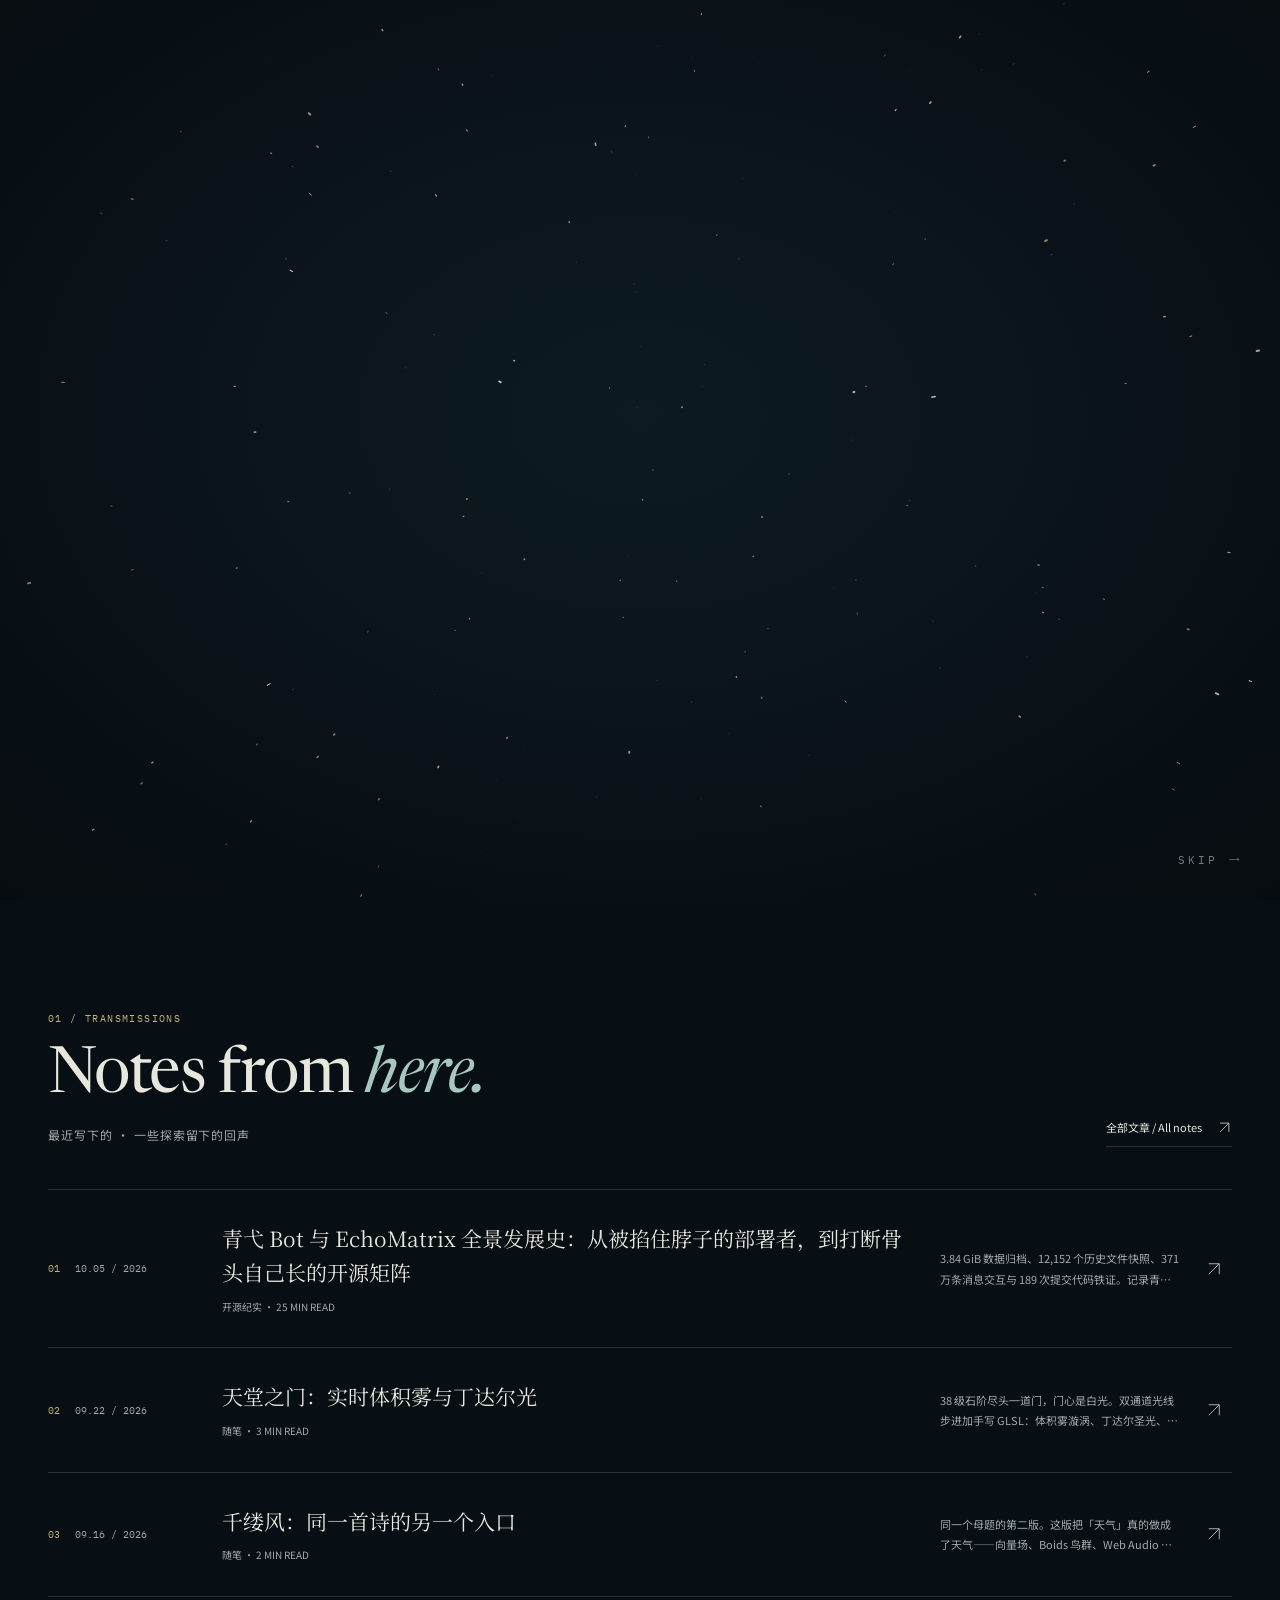
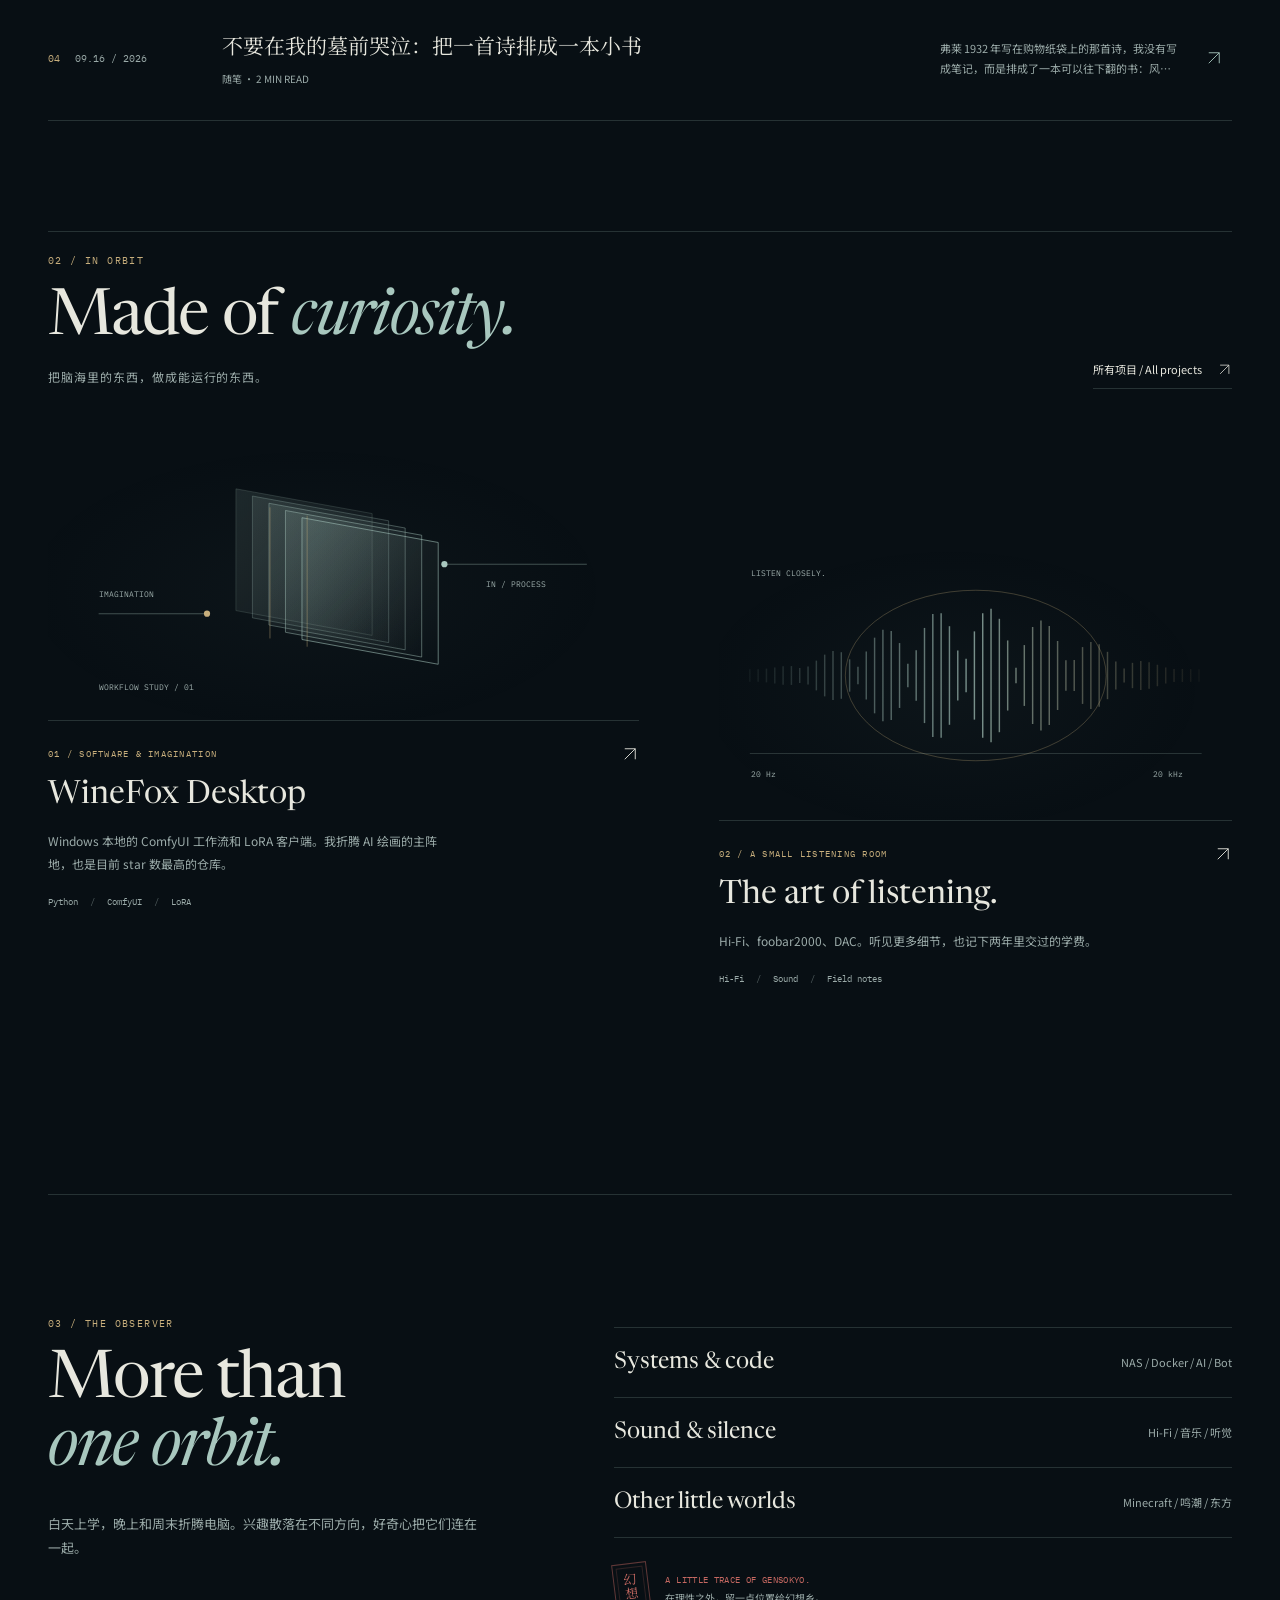
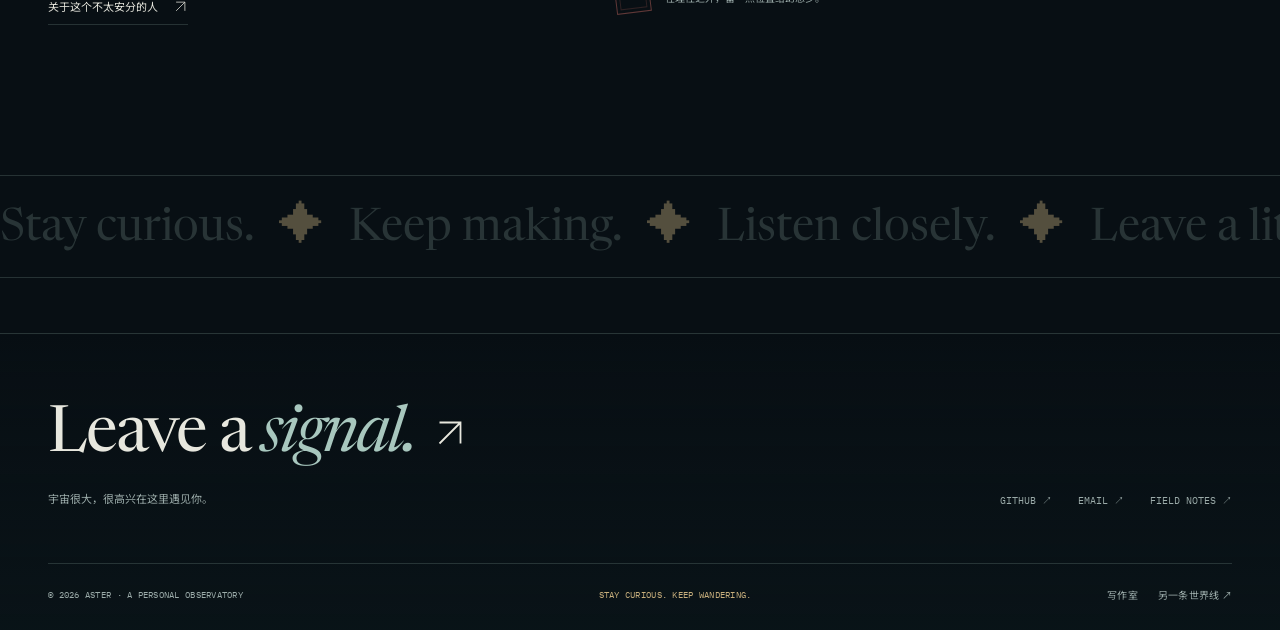
<file: index.html>
<!doctype html>
<html lang="zh-CN">
<head>
  <meta charset="utf-8">
  <meta name="viewport" content="width=device-width, initial-scale=1">
  <meta name="theme-color" content="#080f14">
  <meta name="description" content="Aster 的私人观测站。技术、声音与微小的发现：NAS、Docker、AI、游戏 Bot、Hi-Fi，还有一点幻想乡。">
  <title>Aster · A quiet kind of infinity</title>
  <link rel="icon" href="assets/observatory/mark.svg" type="image/svg+xml">
  <link rel="stylesheet" href="assets/observatory/observatory.css?v=7">
  <link rel="stylesheet" href="assets/observatory/boot.css?v=3">
  <script>
    // Opening sequence: once per browser session, only when motion is allowed. `?boot` always replays it.
    (function(){try{var force=/[?&]boot\b/.test(location.search),seen=sessionStorage.getItem('aster-boot'),motion=localStorage.getItem('aster-motion'),reduced=matchMedia('(prefers-reduced-motion: reduce)').matches;if(force||(!seen&&motion!=='off'&&!(motion===null&&reduced)))document.documentElement.classList.add('booting');}catch(e){}})();
  </script>
  <link rel="stylesheet" href="assets/observatory/fonts.css" media="print" onload="this.media='all'">
  <noscript><link rel="stylesheet" href="assets/observatory/fonts.css"></noscript>
  <script defer src="assets/js/data.js?v=18"></script>
  <script defer src="assets/observatory/vendor/gsap.min.js"></script>
  <script defer src="assets/observatory/vendor/purify.min.js"></script>
  <script defer src="assets/observatory/quotes.js?v=2"></script>
  <script defer src="assets/observatory/boot.js?v=3"></script>
  <script defer src="assets/observatory/site.js?v=7"></script>
</head>
<body data-page="home">
  <a class="skip-link" href="#main">跳到正文</a>
  <div class="visual-world" id="visual-world" aria-hidden="true" data-load-state="loading"><div class="world-fallback"><i></i><i></i><i></i><span>FORMING AN ORBIT</span></div></div>
  <div class="reading-progress" id="reading-progress" aria-hidden="true"></div>
  <div class="transition-rule" aria-hidden="true"></div>
  <header id="site-header">
    <div class="shell header-inner">
      <a class="brand" href="index.html" aria-label="Aster 首页">
        <svg class="brand-mark" viewBox="0 0 32 32" fill="none" aria-hidden="true"><path d="M16 2c0 10-4 14-14 14 10 0 14 4 14 14 0-10 4-14 14-14C20 16 16 12 16 2Z" stroke="currentColor" stroke-width="1.1"/><circle cx="16" cy="16" r="3" fill="currentColor"/></svg>
        <span class="brand-name">aster<i>.</i></span>
      </a>
      <nav class="navigation" id="navigation" aria-label="主要导航"><a href="index.html" data-nav="home" class="active" aria-current="page"><small>00</small>首页</a>
<a href="blog.html" data-nav="blog"><small>01</small>文章</a>
<a href="projects.html" data-nav="projects"><small>02</small>项目</a>
<a href="about.html" data-nav="about"><small>03</small>关于</a>
<a href="contact.html" data-nav="contact"><small>04</small>联系</a></nav>
      <div class="header-tools">
        <button class="motion-button" id="motion-toggle" aria-pressed="false" aria-label="暂停动效"><svg class="motion-icon" viewBox="0 0 24 24" fill="none" stroke="currentColor" aria-hidden="true"><circle cx="12" cy="12" r="3"/><ellipse cx="12" cy="12" rx="10" ry="5" transform="rotate(-40 12 12)"/></svg><span id="motion-label">MOTION ON</span></button>
        <span class="header-edition">PERSONAL<br>OBSERVATORY</span>
        <button class="menu-button" id="menu-toggle" aria-controls="navigation" aria-expanded="false" aria-label="打开导航菜单"><span></span><span></span></button>
      </div>
    </div>
  </header>
  <main id="main"><div class="shell no-js-message"><h1>A quiet kind of infinity.</h1><p>在无垠处，继续好奇。</p><noscript><p>请启用 JavaScript 阅读文章与探索观测站。</p><p><a href="poem/do-not-stand-at-my-grave/">阅读：不要在我的墓前哭泣</a> · <a href="https://github.com/XIAOKU2300">GitHub</a></p></noscript></div></main>
  <footer id="site-footer"></footer>
  <button class="back-top" id="back-top" aria-label="回到顶部"><svg viewBox="0 0 24 24" fill="none" stroke="currentColor" stroke-width="1.3" aria-hidden="true"><path d="M12 20V4m-6 6 6-6 6 6"/></svg></button>
  <div class="toast" id="toast" role="status" aria-live="polite"></div>
</body>
</html>
</file>
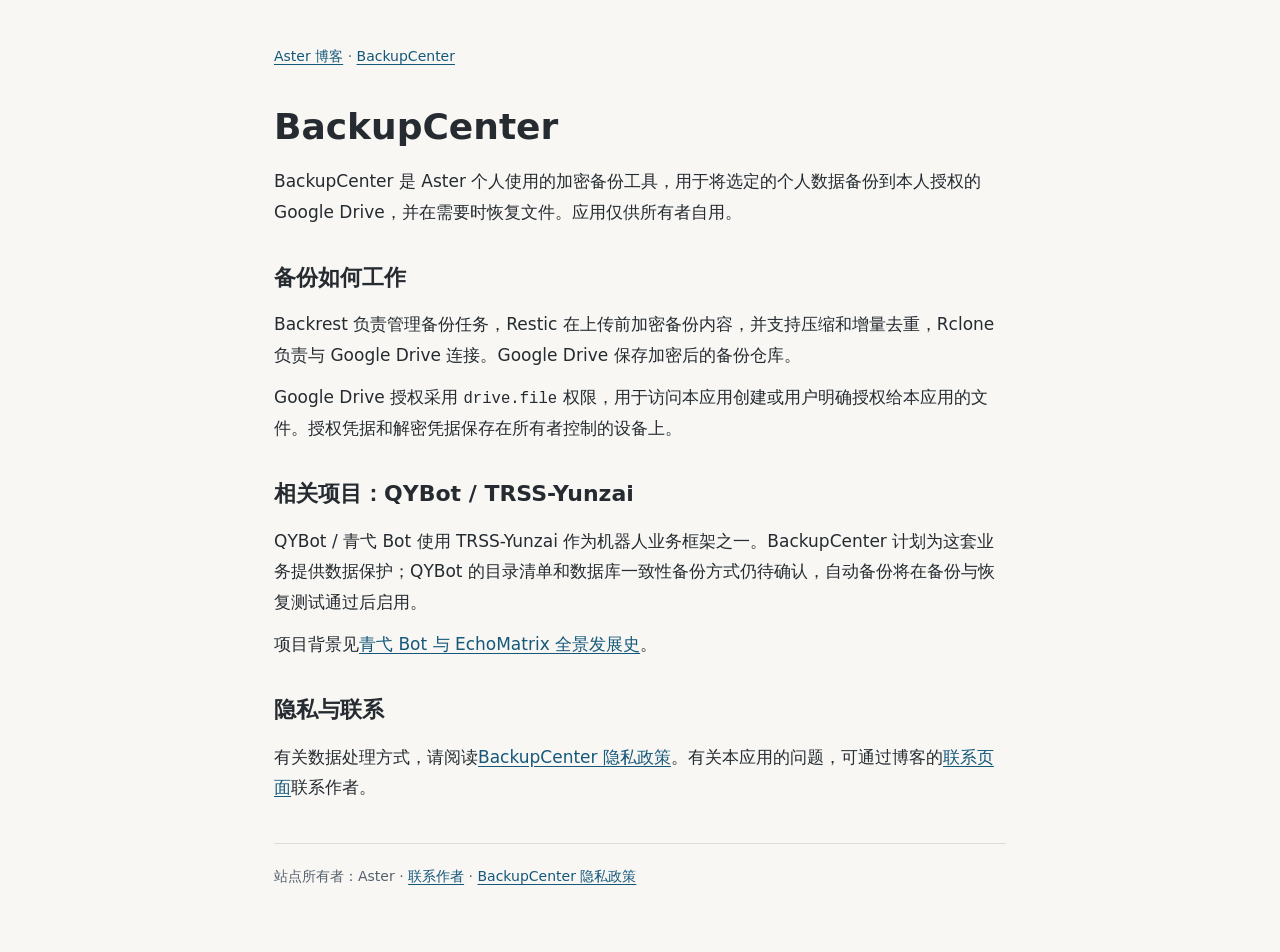
<file: backupcenter/index.html>
<!doctype html>
<html lang="zh-CN">
<head>
<meta charset="utf-8">
<meta name="viewport" content="width=device-width, initial-scale=1">
<title>BackupCenter · Aster</title>
<link rel="canonical" href="https://xiaoku2300.github.io/backupcenter/">
<style>:root{color-scheme:light}*{box-sizing:border-box}body{margin:0;background:#f8f7f4;color:#252b30;font:17px/1.8 system-ui,-apple-system,"Segoe UI",sans-serif}main{max-width:780px;margin:0 auto;padding:44px 24px 64px}nav,footer{font-size:14px;color:#56616c}h1{font-size:36px;line-height:1.2;margin:36px 0 18px}h2{font-size:22px;margin:30px 0 10px}a{color:#15587a;text-underline-offset:3px}p{margin:12px 0}footer{margin-top:40px;padding-top:20px;border-top:1px solid #d9dde0}code{font-size:.92em}</style>
</head>
<body><main>
<nav><a href="https://xiaoku2300.github.io/">Aster 博客</a> · <a href="https://xiaoku2300.github.io/backupcenter/">BackupCenter</a></nav>
<h1>BackupCenter</h1>
<p>BackupCenter 是 Aster 个人使用的加密备份工具，用于将选定的个人数据备份到本人授权的 Google Drive，并在需要时恢复文件。应用仅供所有者自用。</p>
<h2>备份如何工作</h2>
<p>Backrest 负责管理备份任务，Restic 在上传前加密备份内容，并支持压缩和增量去重，Rclone 负责与 Google Drive 连接。Google Drive 保存加密后的备份仓库。</p>
<p>Google Drive 授权采用 <code>drive.file</code> 权限，用于访问本应用创建或用户明确授权给本应用的文件。授权凭据和解密凭据保存在所有者控制的设备上。</p>
<h2>相关项目：QYBot / TRSS-Yunzai</h2>
<p>QYBot / 青弋 Bot 使用 TRSS-Yunzai 作为机器人业务框架之一。BackupCenter 计划为这套业务提供数据保护；QYBot 的目录清单和数据库一致性备份方式仍待确认，自动备份将在备份与恢复测试通过后启用。</p>
<p>项目背景见<a href="https://xiaoku2300.github.io/post.html?slug=echomatrix-history">青弋 Bot 与 EchoMatrix 全景发展史</a>。</p>
<h2>隐私与联系</h2>
<p>有关数据处理方式，请阅读<a href="https://xiaoku2300.github.io/backupcenter/privacy.html">BackupCenter 隐私政策</a>。有关本应用的问题，可通过博客的<a href="https://xiaoku2300.github.io/contact.html">联系页面</a>联系作者。</p>
<footer>站点所有者：Aster · <a href="https://xiaoku2300.github.io/contact.html">联系作者</a> · <a href="https://xiaoku2300.github.io/backupcenter/privacy.html">BackupCenter 隐私政策</a></footer>
</main></body>
</html>
</file>
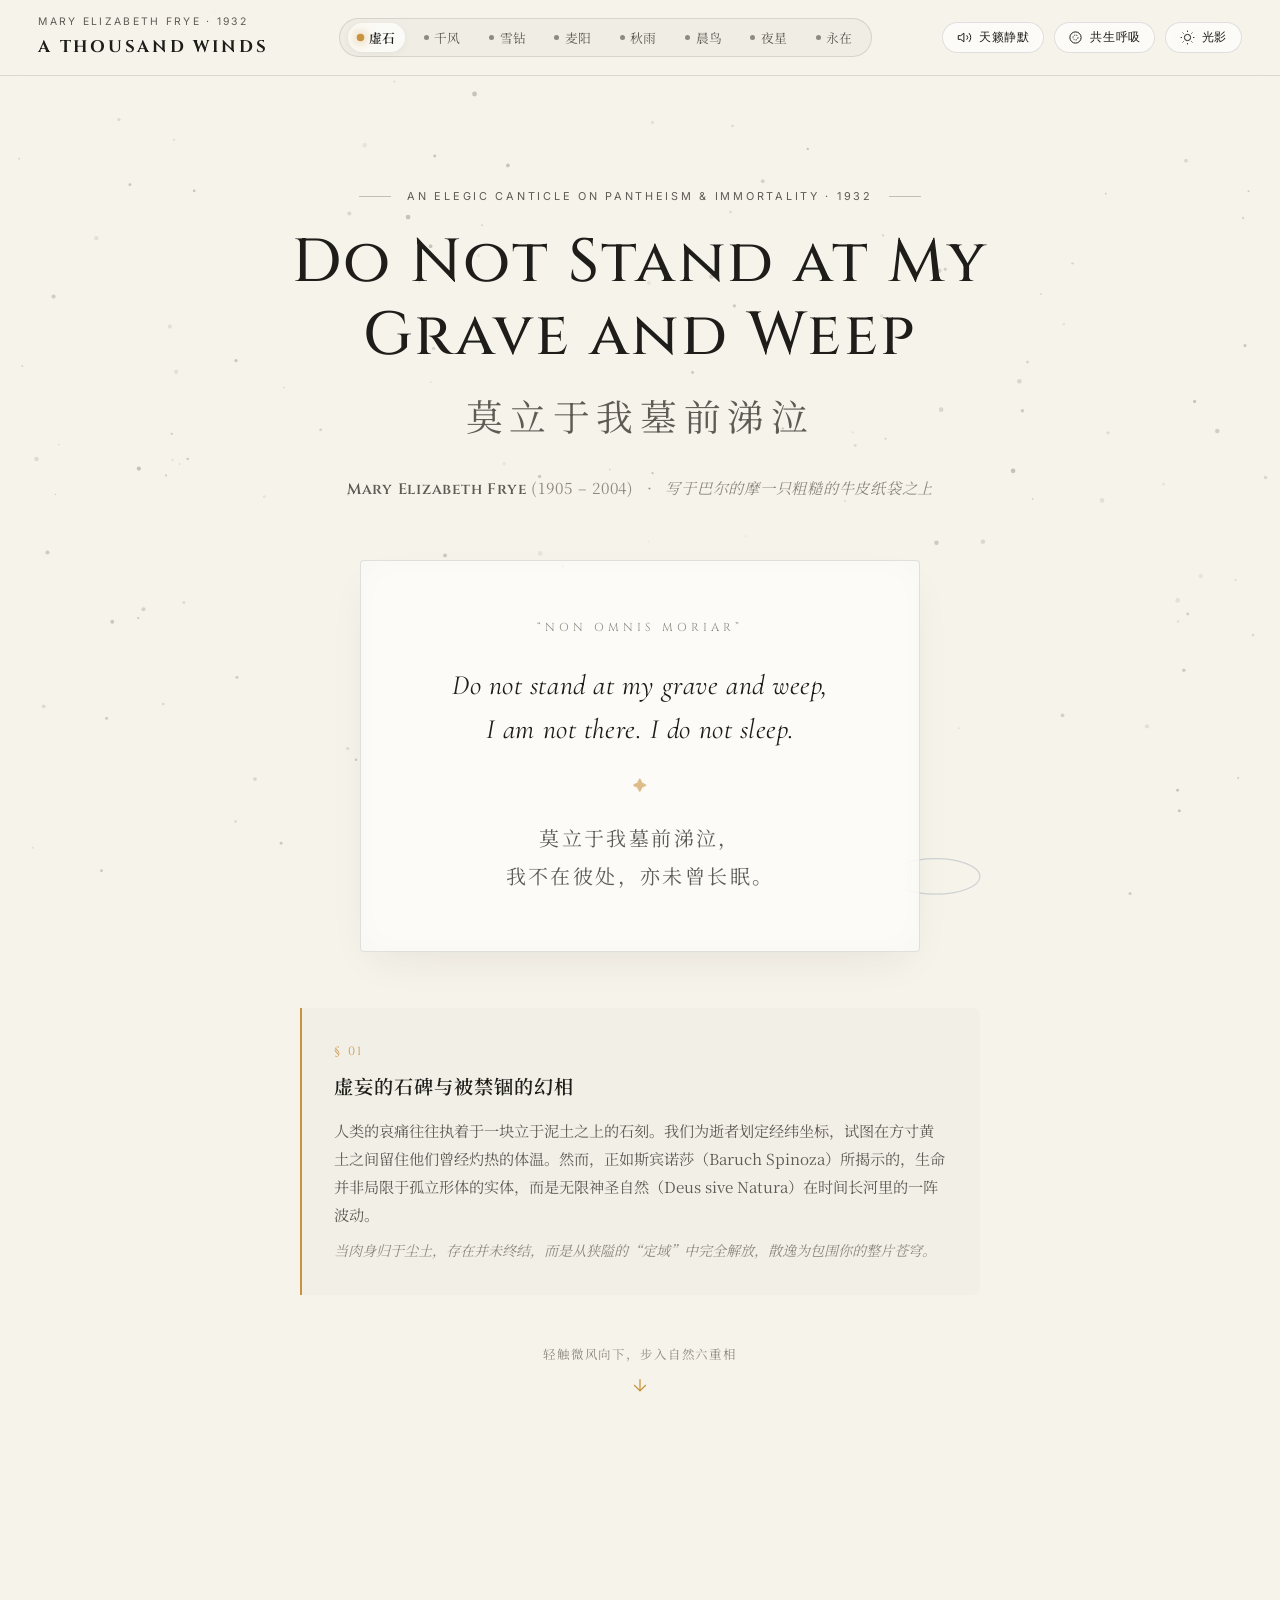
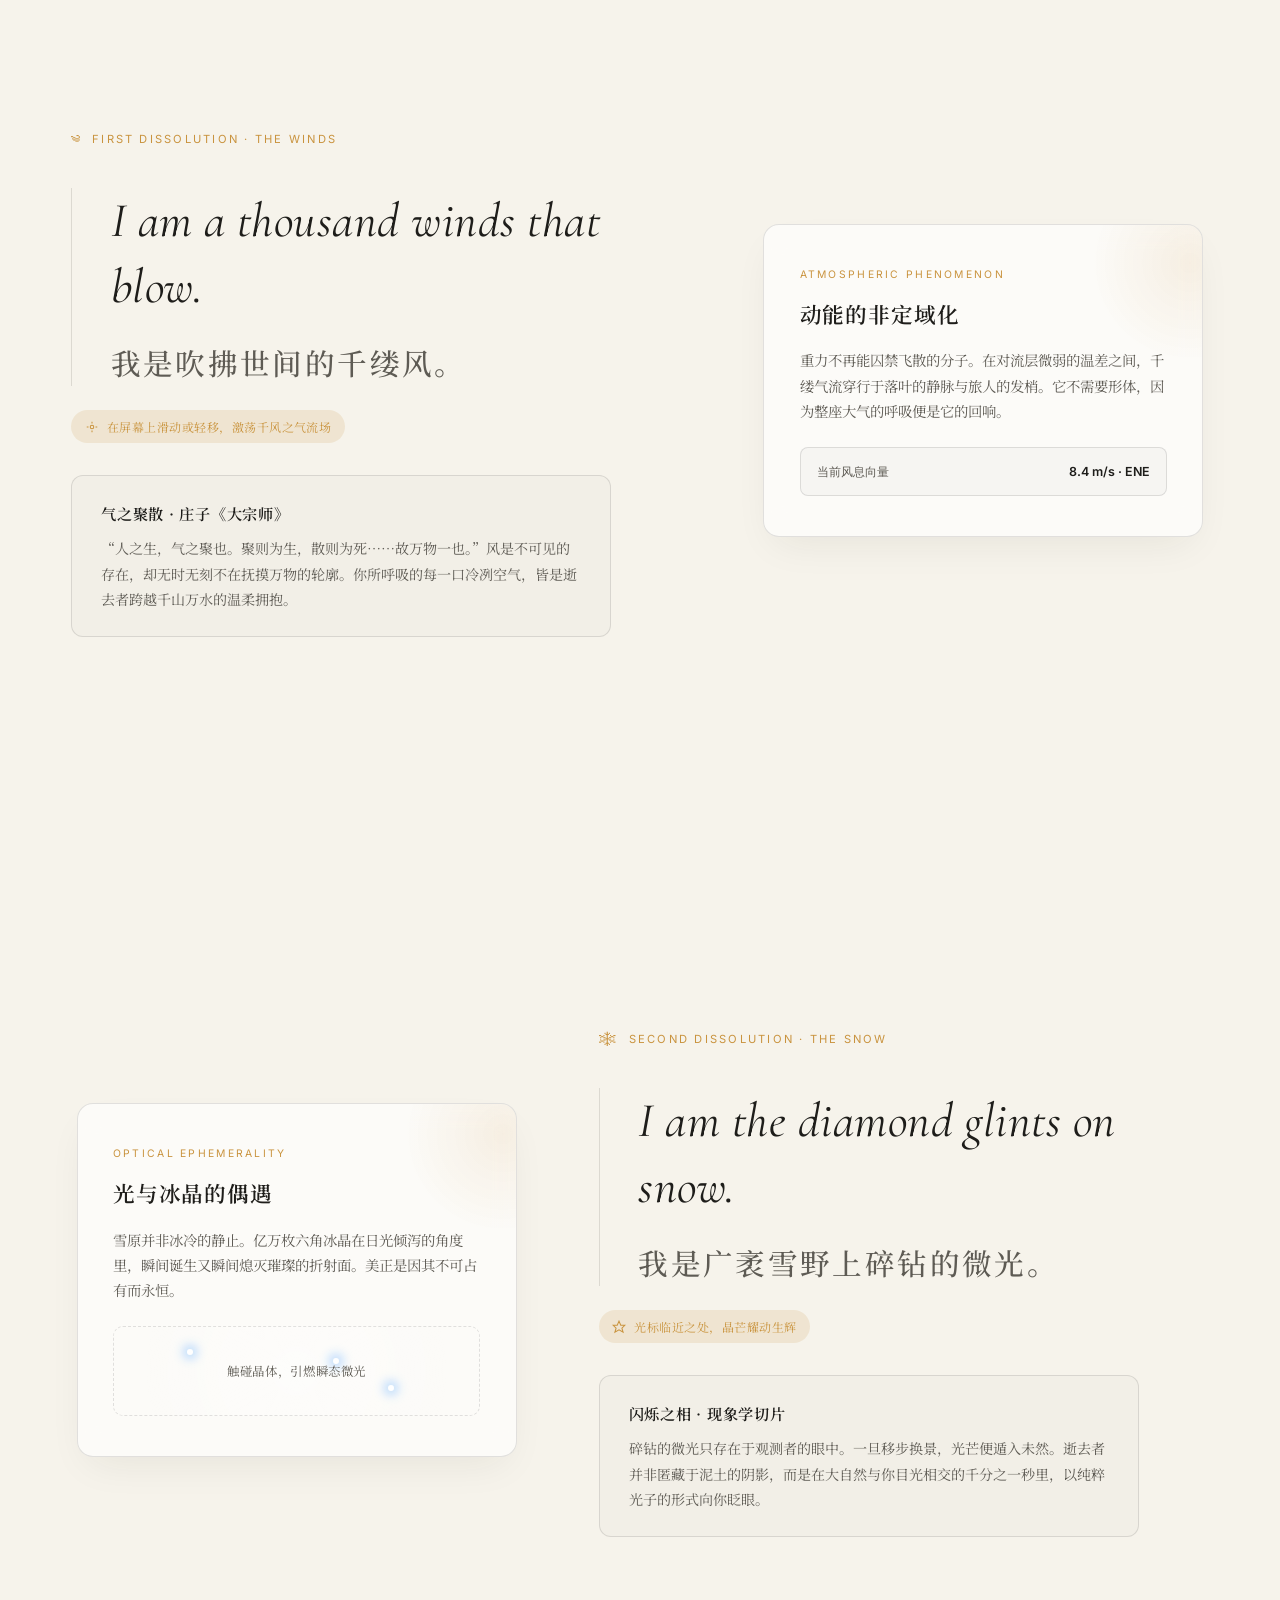
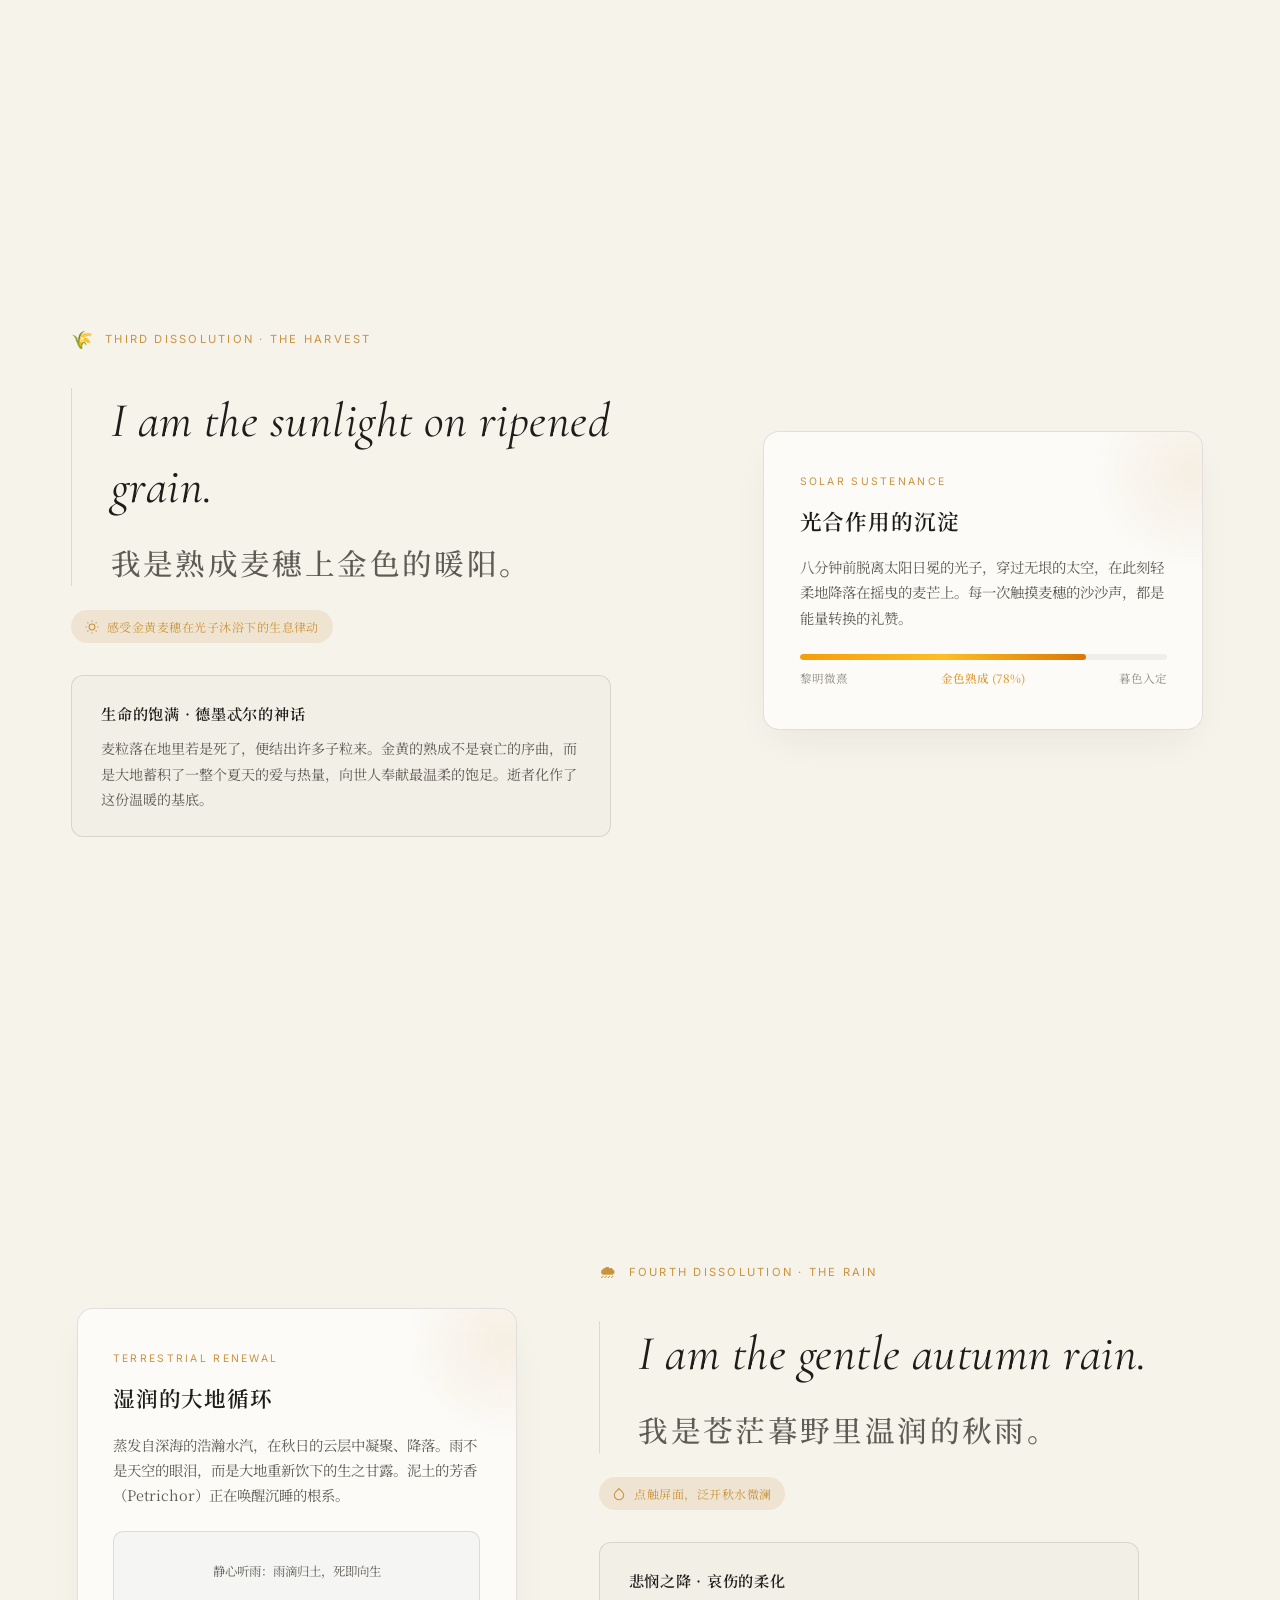
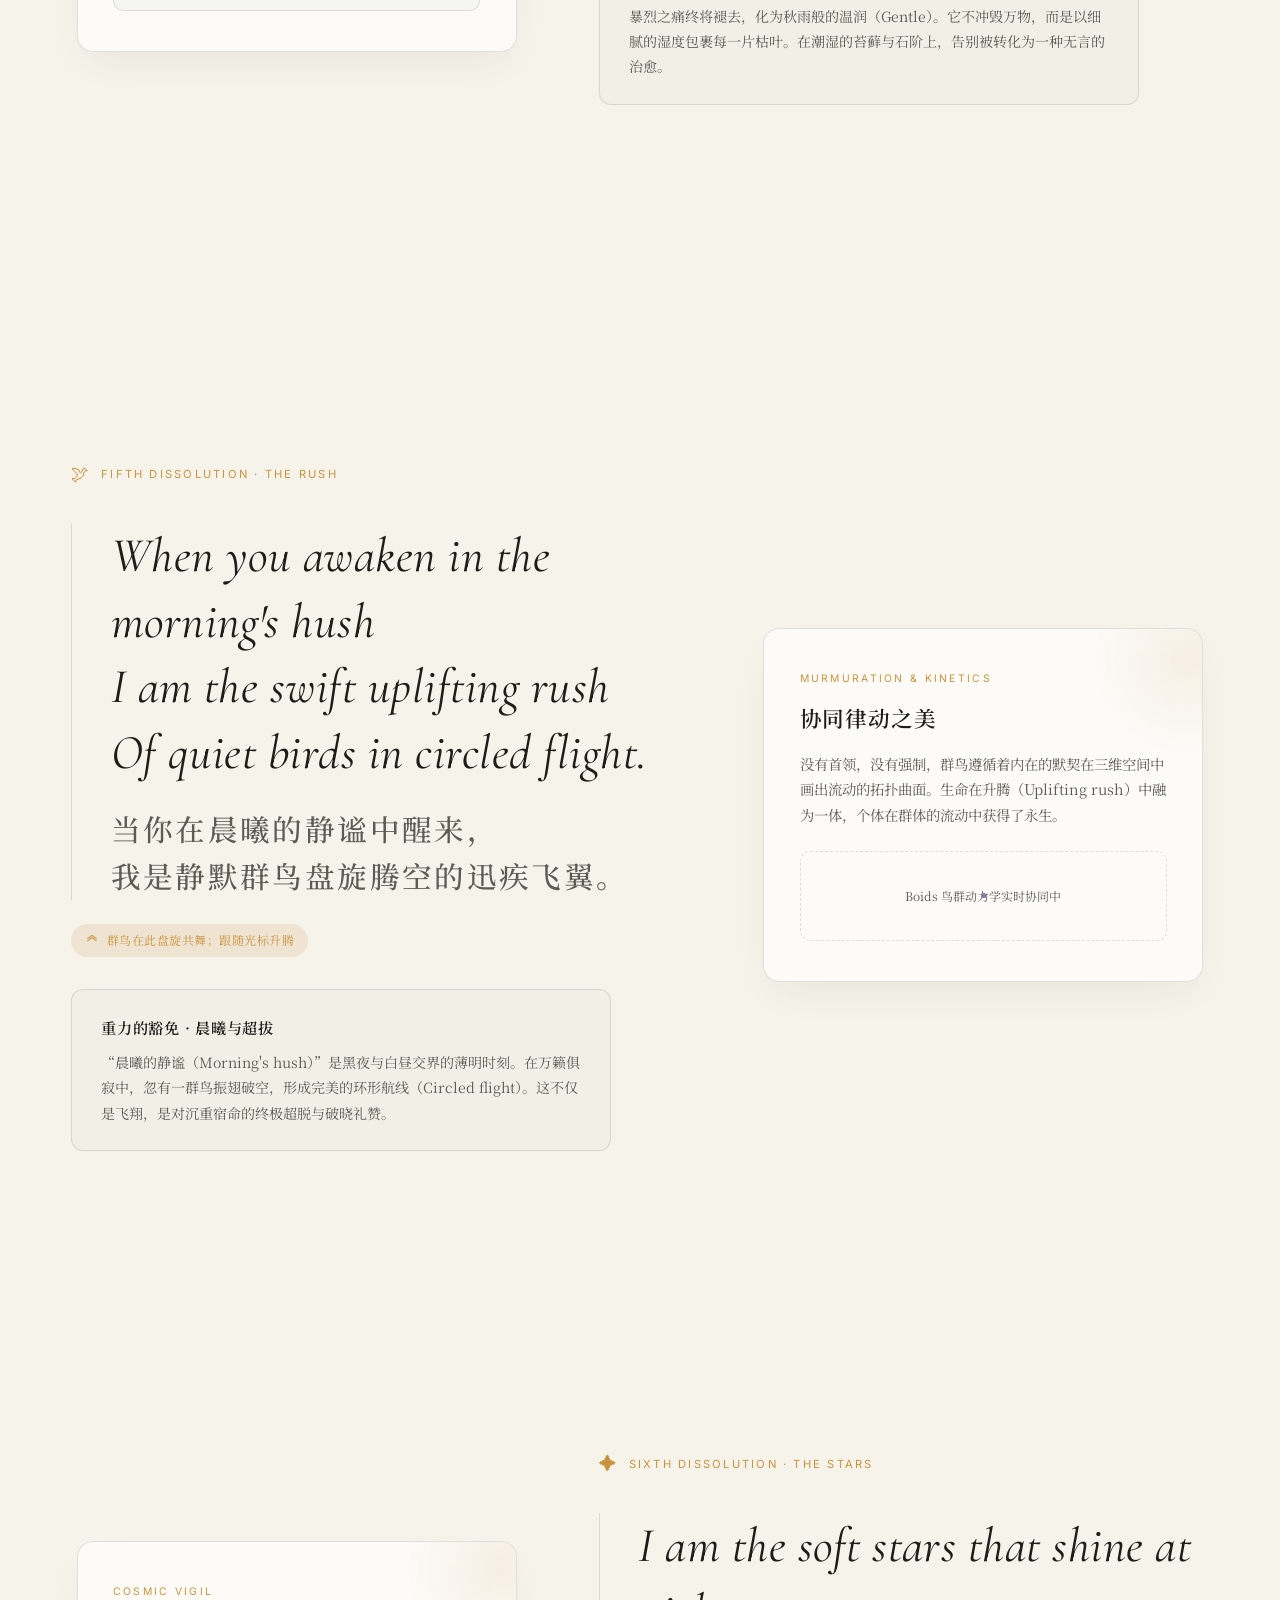
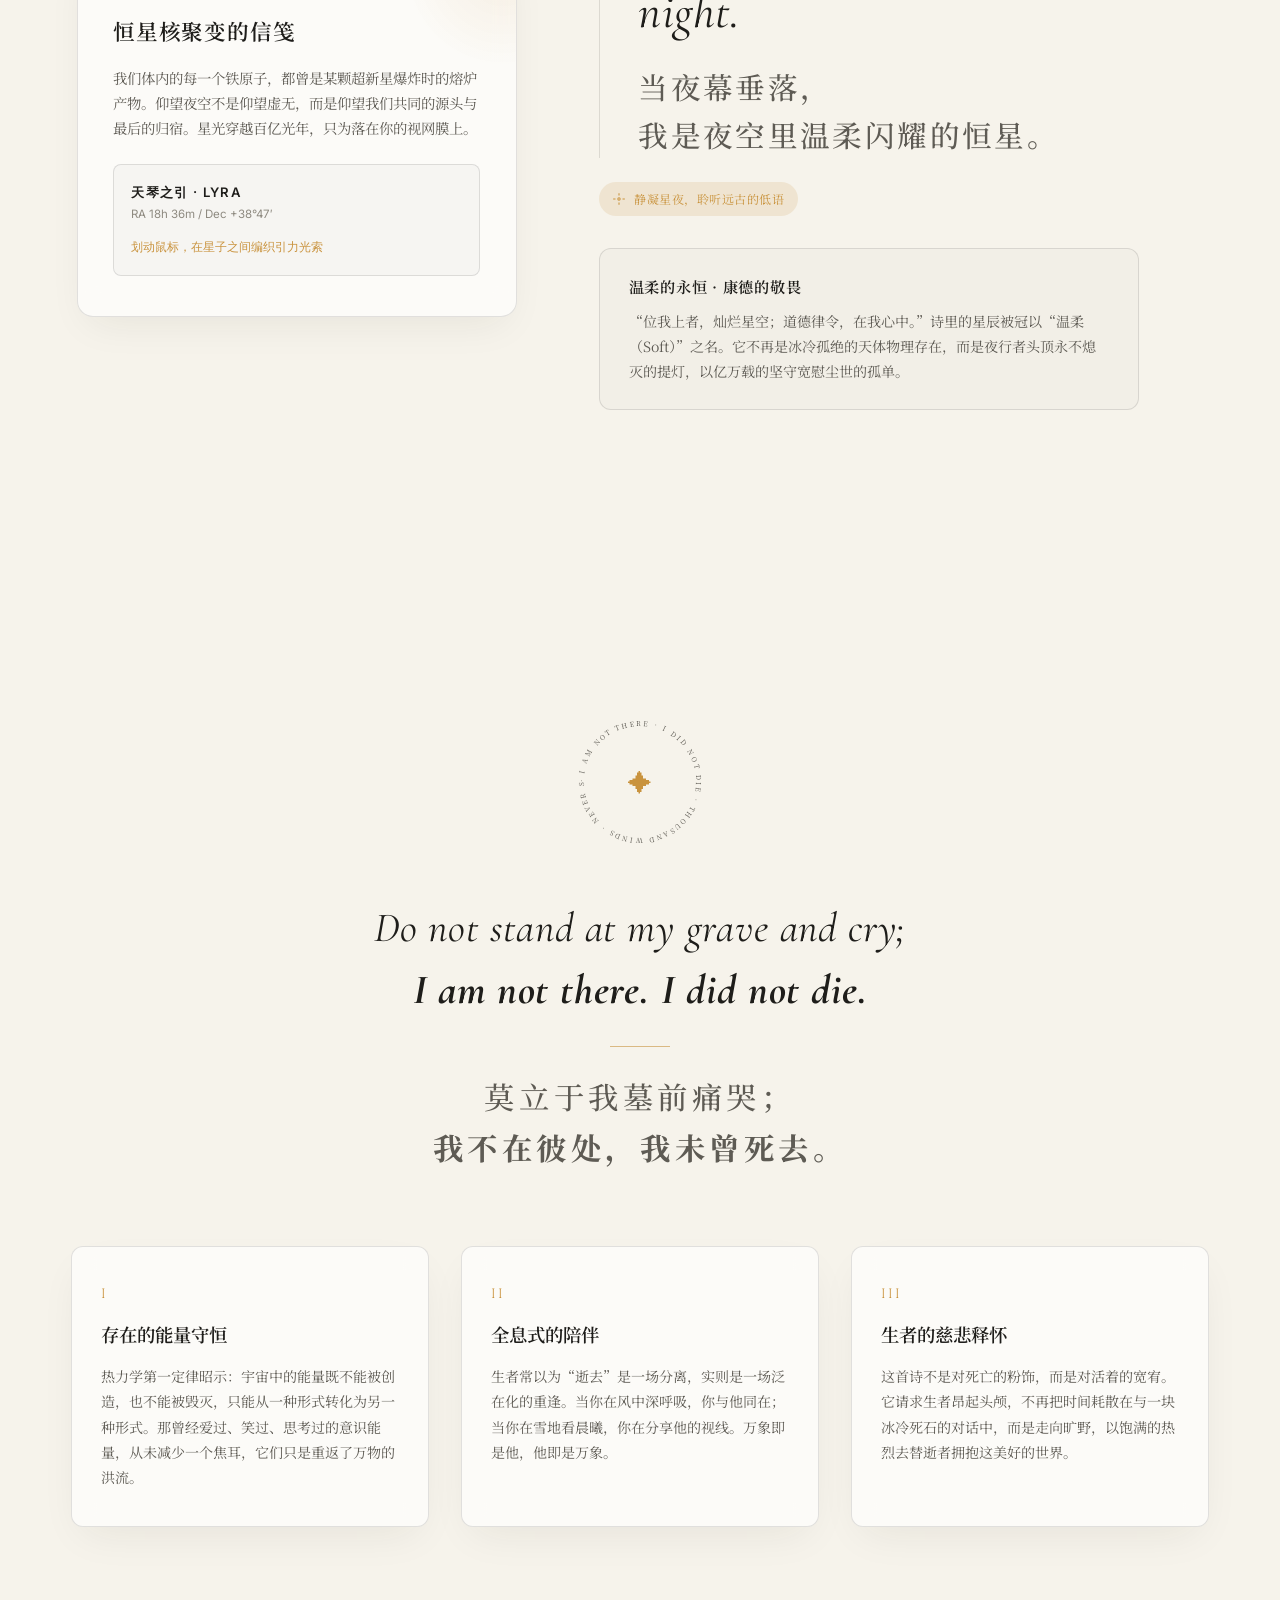
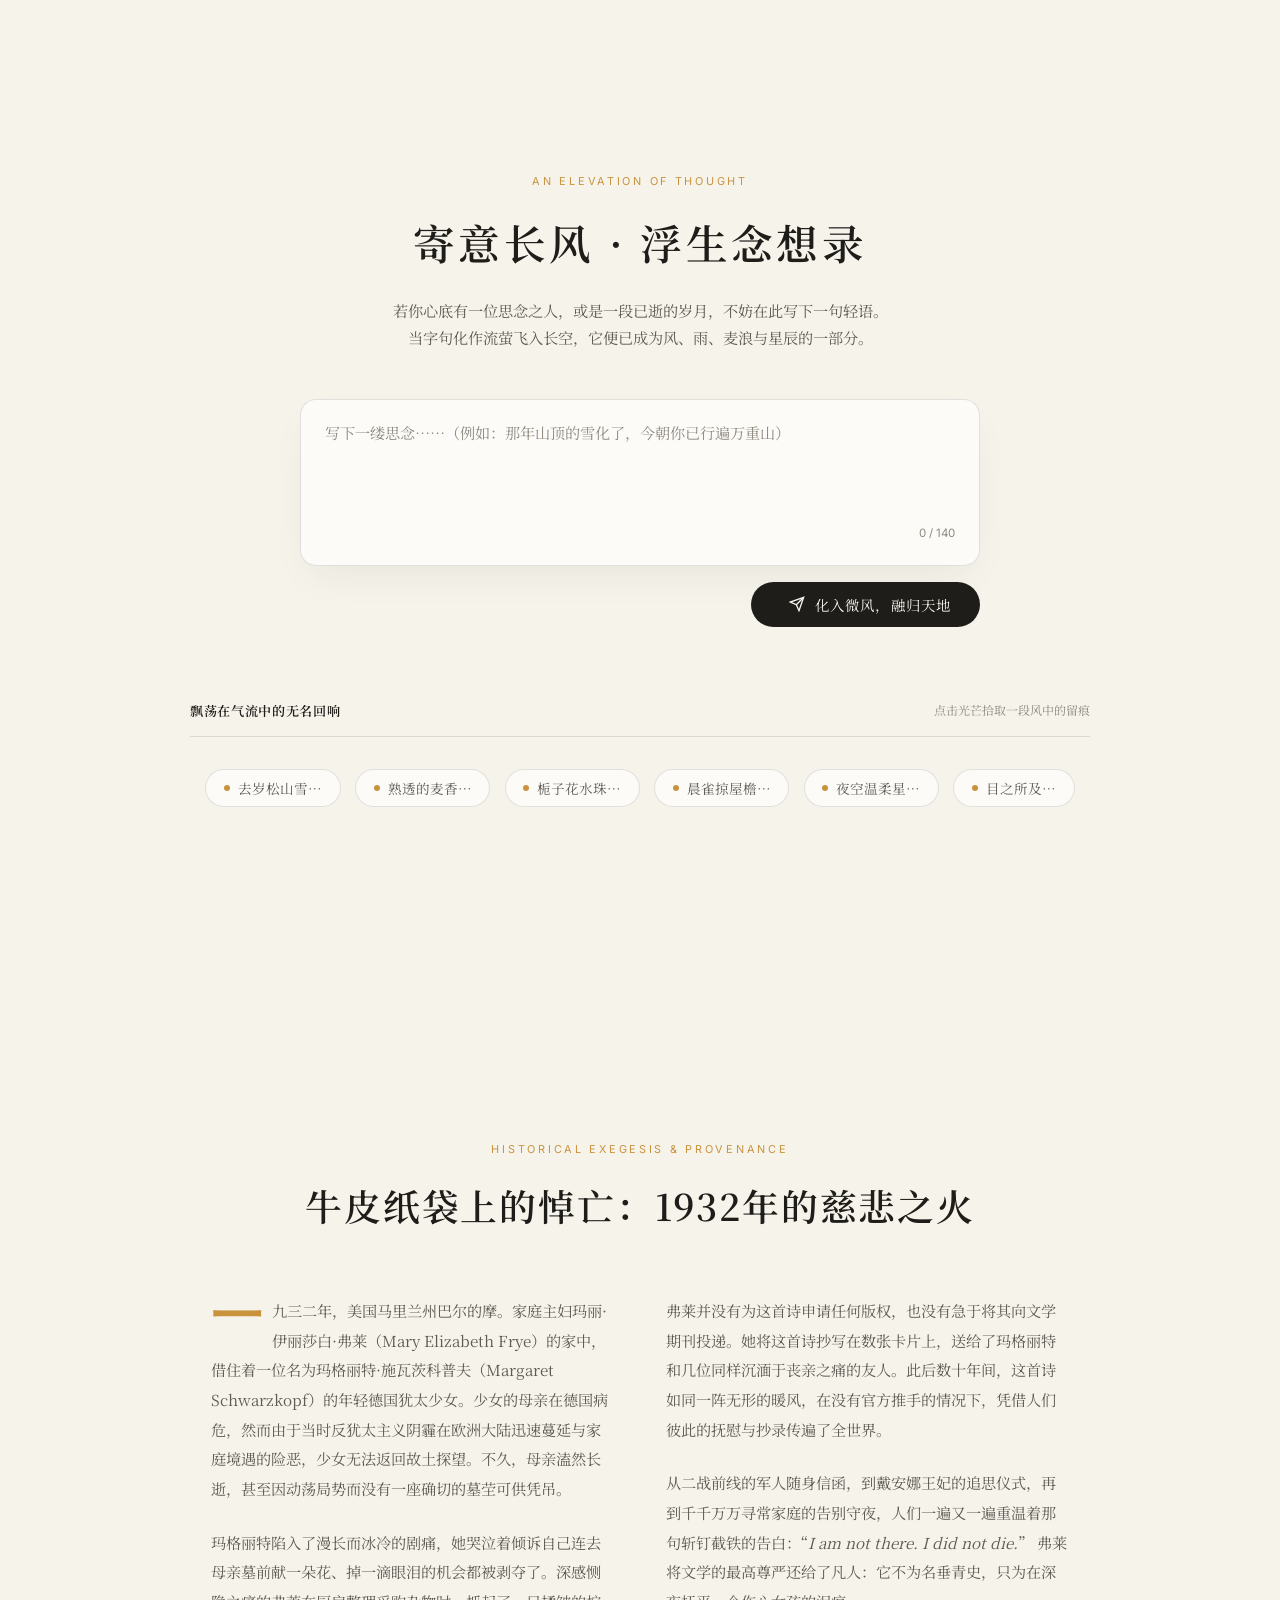
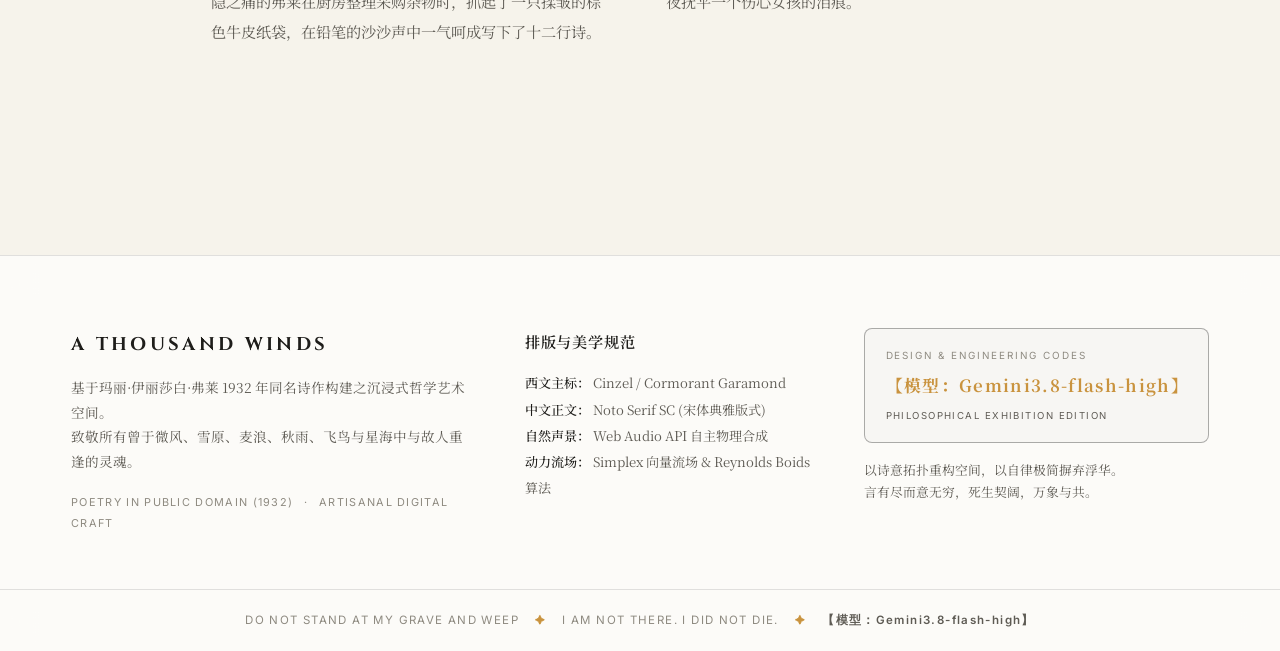
<file: poem/a-thousand-winds/index.html>
<!DOCTYPE html>
<html lang="zh-CN" data-theme="light">
<head>
  <meta charset="UTF-8">
  <meta name="viewport" content="width=device-width, initial-scale=1.0">
  <title>Do Not Stand at My Grave and Weep — 莫立于我墓前涕泣</title>
  <meta name="description" content="玛丽·伊丽莎白·弗莱（Mary Elizabeth Frye）经典悼亡诗《Do Not Stand at My Grave and Weep》的沉浸式文学艺术与哲学体验空间。探讨泛神论存在、生命循环与永恒呼吸。">
  
  <!-- Google Fonts Preconnect & Stylesheet -->
  <link rel="preconnect" href="https://fonts.googleapis.com">
  <link rel="preconnect" href="https://fonts.gstatic.com" crossorigin>
  <link href="https://fonts.googleapis.com/css2?family=Cinzel:wght@400;500;700&family=Cormorant+Garamond:ital,wght@0,300;0,400;0,600;1,400;1,600&family=Noto+Serif+SC:wght@300;400;500;600;700&family=Inter:wght@300;400;500&display=swap" rel="stylesheet">
  
  <link rel="stylesheet" href="style.css">
</head>
<body class="theme-liminal">
  <!-- Living Atmospheric Canvas (Physics & Particle Engine) -->
  <canvas id="atmosphereCanvas" aria-hidden="true"></canvas>

  <!-- Soundscape Audio Visualizer Overlay -->
  <div id="audioWaveform" class="audio-waveform-container" aria-hidden="true">
    <span class="wave-bar"></span>
    <span class="wave-bar"></span>
    <span class="wave-bar"></span>
    <span class="wave-bar"></span>
    <span class="wave-bar"></span>
  </div>

  <!-- Navigation & Sensory Controls -->
  <header class="masthead">
    <div class="brand">
      <a href="#prologue" class="brand-link" aria-label="返回页面顶部">
        <span class="brand-sub">MARY ELIZABETH FRYE · 1932</span>
        <span class="brand-title">A THOUSAND WINDS</span>
      </a>
    </div>

    <!-- Quick Elemental Constellation Bar -->
    <nav class="element-nav" aria-label="诗篇自然元素导航">
      <button type="button" class="nav-elem-btn active" data-element="prologue" title="虚妄之墓 (The Cenotaph)">
        <span class="nav-dot"></span><span class="nav-name">虚石</span>
      </button>
      <button type="button" class="nav-elem-btn" data-element="winds" title="千缕之风 (A Thousand Winds)">
        <span class="nav-dot"></span><span class="nav-name">千风</span>
      </button>
      <button type="button" class="nav-elem-btn" data-element="snow" title="雪野碎钻 (Diamond Glints)">
        <span class="nav-dot"></span><span class="nav-name">雪钻</span>
      </button>
      <button type="button" class="nav-elem-btn" data-element="grain" title="麦浪日光 (Ripened Grain)">
        <span class="nav-dot"></span><span class="nav-name">麦阳</span>
      </button>
      <button type="button" class="nav-elem-btn" data-element="rain" title="温润秋雨 (Autumn Rain)">
        <span class="nav-dot"></span><span class="nav-name">秋雨</span>
      </button>
      <button type="button" class="nav-elem-btn" data-element="birds" title="晨鸟凌空 (Circled Flight)">
        <span class="nav-dot"></span><span class="nav-name">晨鸟</span>
      </button>
      <button type="button" class="nav-elem-btn" data-element="stars" title="夜空柔星 (Soft Stars)">
        <span class="nav-dot"></span><span class="nav-name">夜星</span>
      </button>
      <button type="button" class="nav-elem-btn" data-element="epilogue" title="永在生命 (The Continuum)">
        <span class="nav-dot"></span><span class="nav-name">永在</span>
      </button>
    </nav>

    <!-- Sensory Master Controls -->
    <div class="sensory-actions">
      <!-- Audio Toggle Button -->
      <button type="button" id="audioToggle" class="ctrl-btn" aria-label="开启或关闭生成式氛围天籁" aria-pressed="false" title="生成式自然音景 (Web Audio API)">
        <svg class="icon-svg" viewBox="0 0 24 24" fill="none" stroke="currentColor" stroke-width="1.6">
          <path d="M11 5L6 9H2v6h4l5 4V5z"/>
          <path class="sound-wave sound-wave-1" d="M15.54 8.46a5 5 0 0 1 0 7.07"/>
          <path class="sound-wave sound-wave-2" d="M19.07 4.93a10 10 0 0 1 0 14.14"/>
        </svg>
        <span class="ctrl-label" id="audioLabel">天籁静默</span>
      </button>

      <!-- Breath Guide Toggle -->
      <button type="button" id="breathToggle" class="ctrl-btn" aria-label="开启同息呼吸冥想引导" aria-pressed="false" title="同息呼吸引导 (Respiratory Meditation)">
        <svg class="icon-svg" viewBox="0 0 24 24" fill="none" stroke="currentColor" stroke-width="1.6">
          <circle cx="12" cy="12" r="9"/>
          <circle cx="12" cy="12" r="4" stroke-dasharray="2 2"/>
        </svg>
        <span class="ctrl-label">共生呼吸</span>
      </button>

      <!-- Day / Dusk / Night Illumination Mode -->
      <button type="button" id="illuminationToggle" class="ctrl-btn" aria-label="切换昼夜光感环境" title="切换光影意境">
        <svg class="icon-svg" viewBox="0 0 24 24" fill="none" stroke="currentColor" stroke-width="1.6">
          <circle cx="12" cy="12" r="5"/>
          <line x1="12" y1="1" x2="12" y2="3"/>
          <line x1="12" y1="21" x2="12" y2="23"/>
          <line x1="4.22" y1="4.22" x2="5.64" y2="5.64"/>
          <line x1="18.36" y1="18.36" x2="19.78" y2="19.78"/>
          <line x1="1" y1="12" x2="3" y2="12"/>
          <line x1="21" y1="12" x2="23" y2="12"/>
          <line x1="4.22" y1="19.78" x2="5.64" y2="18.36"/>
          <line x1="18.36" y1="5.64" x2="19.78" y2="4.22"/>
        </svg>
        <span class="ctrl-label" id="illuminationLabel">光影</span>
      </button>
    </div>
  </header>

  <!-- Interactive Breath Guidance Sphere (Fixed Overlay, Activated via Button) -->
  <aside id="breathGuideOverlay" class="breath-guide-overlay hidden" aria-live="polite">
    <div class="breath-container">
      <div class="breath-orb-wrap">
        <div class="breath-orb-outer"></div>
        <div class="breath-orb-inner"></div>
        <div class="breath-core"></div>
      </div>
      <div class="breath-phase-text" id="breathPhaseText">准备随诗呼吸</div>
      <div class="breath-quote-text" id="breathQuoteText">“天地与我并生，而万物与我为一。”</div>
      <button type="button" id="closeBreathBtn" class="breath-close-btn" aria-label="关闭呼吸引导">收起</button>
    </div>
  </aside>

  <main id="mainContent" class="main-content">

    <!-- ==========================================
         SECTION 0: PROLOGUE & CENOTAPH DISSOLUTION
         ========================================== -->
    <section id="prologue" class="stanza-section prologue-section" data-scene="prologue">
      <div class="section-backdrop"></div>
      <div class="content-container prologue-layout">
        
        <div class="poem-header-meta">
          <div class="eyebrow-tag">
            <span class="tag-line"></span>
            <span class="tag-text">AN ELEGIC CANTICLE ON PANTHEISM &amp; IMMORTALITY · 1932</span>
            <span class="tag-line"></span>
          </div>
          <h1 class="main-title">
            <span class="en-title">Do Not Stand at My Grave and Weep</span>
            <span class="cn-title">莫立于我墓前涕泣</span>
          </h1>
          <p class="author-attribution">
            <span class="author-name">Mary Elizabeth Frye</span>
            <span class="author-date">(1905 – 2004)</span>
            <span class="author-sep">·</span>
            <span class="author-note">写于巴尔的摩一只粗糙的牛皮纸袋之上</span>
          </p>
        </div>

        <div class="cenotaph-monolith-wrapper">
          <div class="cenotaph-monolith">
            <div class="monolith-texture"></div>
            <div class="monolith-engraving">
              <div class="latin-quote">“NON OMNIS MORIAR”</div>
              <p class="engraved-verse en">
                Do not stand at my grave and weep,<br>
                I am not there. I do not sleep.
              </p>
              <div class="monolith-divider">✦</div>
              <p class="engraved-verse cn">
                莫立于我墓前涕泣，<br>
                我不在彼处，亦未曾长眠。
              </p>
            </div>
            <div class="monolith-dust-anchor" id="monolithDustAnchor"></div>
          </div>
        </div>

        <div class="prologue-philosophical-marginalia">
          <div class="marginalia-card">
            <span class="marginalia-num">§ 01</span>
            <h3 class="marginalia-heading">虚妄的石碑与被禁锢的幻相</h3>
            <p class="marginalia-p">
              人类的哀痛往往执着于一块立于泥土之上的石刻。我们为逝者划定经纬坐标，试图在方寸黄土之间留住他们曾经灼热的体温。然而，正如斯宾诺莎（Baruch Spinoza）所揭示的，生命并非局限于孤立形体的实体，而是无限神圣自然（Deus sive Natura）在时间长河里的一阵波动。
            </p>
            <p class="marginalia-p-sub">
              当肉身归于尘土，存在并未终结，而是从狭隘的“定域”中完全解放，散逸为包围你的整片苍穹。
            </p>
          </div>
        </div>

        <div class="scroll-invitation">
          <span class="scroll-instruction">轻触微风向下，步入自然六重相</span>
          <div class="scroll-arrow-glyph">
            <svg viewBox="0 0 24 24" width="20" height="20" stroke="currentColor" fill="none" stroke-width="1.5">
              <path d="M12 5v14M19 12l-7 7-7-7"/>
            </svg>
          </div>
        </div>

      </div>
    </section>

    <!-- ==========================================
         SECTION 1: THE WINDS (千缕之风)
         ========================================== -->
    <section id="winds" class="stanza-section stanza-winds" data-scene="winds">
      <div class="content-container stanza-split-layout">
        
        <div class="stanza-verse-column">
          <div class="element-badge">
            <span class="badge-icon">༄</span>
            <span class="badge-text">FIRST DISSOLUTION · THE WINDS</span>
          </div>

          <div class="verse-panel">
            <blockquote class="poetic-blockquote">
              <p class="verse-en display-verse">
                I am a thousand winds that blow.
              </p>
              <p class="verse-cn display-verse-cn">
                我是吹拂世间的千缕风。
              </p>
            </blockquote>

            <div class="interactive-hint-pill">
              <svg viewBox="0 0 24 24" width="14" height="14" fill="none" stroke="currentColor" stroke-width="1.8">
                <circle cx="12" cy="12" r="3"/>
                <path d="M3 12h3M18 12h3M12 3v3M12 18v3"/>
              </svg>
              <span>在屏幕上滑动或轻移，激荡千风之气流场</span>
            </div>
          </div>

          <div class="philosophical-marginalia-box">
            <h4 class="marginalia-title">气之聚散 · 庄子《大宗师》</h4>
            <p class="marginalia-body">
              “人之生，气之聚也。聚则为生，散则为死……故万物一也。”风是不可见的存在，却无时无刻不在抚摸万物的轮廓。你所呼吸的每一口冷冽空气，皆是逝去者跨越千山万水的温柔拥抱。
            </p>
          </div>
        </div>

        <div class="stanza-visual-column">
          <div class="element-experiential-card wind-card">
            <div class="card-ambient-glow"></div>
            <div class="card-inner">
              <span class="card-kicker">ATMOSPHERIC PHENOMENON</span>
              <h3 class="card-title">动能的非定域化</h3>
              <p class="card-desc">
                重力不再能囚禁飞散的分子。在对流层微弱的温差之间，千缕气流穿行于落叶的静脉与旅人的发梢。它不需要形体，因为整座大气的呼吸便是它的回响。
              </p>
              <div class="wind-vector-display" id="windVectorDisplay">
                <span class="metric-label">当前风息向量</span>
                <span class="metric-val" id="windVelocityVal">8.4 m/s · ENE</span>
              </div>
            </div>
          </div>
        </div>

      </div>
    </section>

    <!-- ==========================================
         SECTION 2: SNOW GLINTS (雪野碎钻)
         ========================================== -->
    <section id="snow" class="stanza-section stanza-snow" data-scene="snow">
      <div class="content-container stanza-split-layout reverse-layout">
        
        <div class="stanza-visual-column">
          <div class="element-experiential-card snow-card">
            <div class="card-ambient-glow"></div>
            <div class="card-inner">
              <span class="card-kicker">OPTICAL EPHEMERALITY</span>
              <h3 class="card-title">光与冰晶的偶遇</h3>
              <p class="card-desc">
                雪原并非冰冷的静止。亿万枚六角冰晶在日光倾泻的角度里，瞬间诞生又瞬间熄灭璀璨的折射面。美正是因其不可占有而永恒。
              </p>
              <div class="crystal-interactive-plate" id="crystalPlate" title="点击或划过激荡折射光斑">
                <div class="prism-spark"></div>
                <div class="prism-spark"></div>
                <div class="prism-spark"></div>
                <span class="crystal-action-tip">触碰晶体，引燃瞬态微光</span>
              </div>
            </div>
          </div>
        </div>

        <div class="stanza-verse-column">
          <div class="element-badge">
            <span class="badge-icon">❄</span>
            <span class="badge-text">SECOND DISSOLUTION · THE SNOW</span>
          </div>

          <div class="verse-panel">
            <blockquote class="poetic-blockquote">
              <p class="verse-en display-verse">
                I am the diamond glints on snow.
              </p>
              <p class="verse-cn display-verse-cn">
                我是广袤雪野上碎钻的微光。
              </p>
            </blockquote>

            <div class="interactive-hint-pill">
              <svg viewBox="0 0 24 24" width="14" height="14" fill="none" stroke="currentColor" stroke-width="1.8">
                <polygon points="12 2 15 9 22 9 17 14 19 21 12 17 5 21 7 14 2 9 9 9 12 2"/>
              </svg>
              <span>光标临近之处，晶芒耀动生辉</span>
            </div>
          </div>

          <div class="philosophical-marginalia-box">
            <h4 class="marginalia-title">闪烁之相 · 现象学切片</h4>
            <p class="marginalia-body">
              碎钻的微光只存在于观测者的眼中。一旦移步换景，光芒便遁入未然。逝去者并非匿藏于泥土的阴影，而是在大自然与你目光相交的千分之一秒里，以纯粹光子的形式向你眨眼。
            </p>
          </div>
        </div>

      </div>
    </section>

    <!-- ==========================================
         SECTION 3: RIPENED GRAIN (麦浪日光)
         ========================================== -->
    <section id="grain" class="stanza-section stanza-grain" data-scene="grain">
      <div class="content-container stanza-split-layout">
        
        <div class="stanza-verse-column">
          <div class="element-badge">
            <span class="badge-icon">🌾</span>
            <span class="badge-text">THIRD DISSOLUTION · THE HARVEST</span>
          </div>

          <div class="verse-panel">
            <blockquote class="poetic-blockquote">
              <p class="verse-en display-verse">
                I am the sunlight on ripened grain.
              </p>
              <p class="verse-cn display-verse-cn">
                我是熟成麦穗上金色的暖阳。
              </p>
            </blockquote>

            <div class="interactive-hint-pill">
              <svg viewBox="0 0 24 24" width="14" height="14" fill="none" stroke="currentColor" stroke-width="1.8">
                <circle cx="12" cy="12" r="5"/>
                <path d="M12 1v2M12 21v2M4.22 4.22l1.42 1.42M18.36 18.36l1.42 1.42M1 12h2M21 12h2M4.22 19.78l1.42-1.42M18.36 5.64l1.42-1.42"/>
              </svg>
              <span>感受金黄麦穗在光子沐浴下的生息律动</span>
            </div>
          </div>

          <div class="philosophical-marginalia-box">
            <h4 class="marginalia-title">生命的饱满 · 德墨忒尔的神话</h4>
            <p class="marginalia-body">
              麦粒落在地里若是死了，便结出许多子粒来。金黄的熟成不是衰亡的序曲，而是大地蓄积了一整个夏天的爱与热量，向世人奉献最温柔的饱足。逝者化作了这份温暖的基底。
            </p>
          </div>
        </div>

        <div class="stanza-visual-column">
          <div class="element-experiential-card grain-card">
            <div class="card-ambient-glow"></div>
            <div class="card-inner">
              <span class="card-kicker">SOLAR SUSTENANCE</span>
              <h3 class="card-title">光合作用的沉淀</h3>
              <p class="card-desc">
                八分钟前脱离太阳日冕的光子，穿过无垠的太空，在此刻轻柔地降落在摇曳的麦芒上。每一次触摸麦穗的沙沙声，都是能量转换的礼赞。
              </p>
              <div class="golden-hour-meter">
                <div class="meter-bar"><div class="meter-fill" style="width: 78%;"></div></div>
                <div class="meter-labels">
                  <span>黎明微熹</span>
                  <span class="active-label">金色熟成 (78%)</span>
                  <span>暮色入定</span>
                </div>
              </div>
            </div>
          </div>
        </div>

      </div>
    </section>

    <!-- ==========================================
         SECTION 4: AUTUMN RAIN (温润秋雨)
         ========================================== -->
    <section id="rain" class="stanza-section stanza-rain" data-scene="rain">
      <div class="content-container stanza-split-layout reverse-layout">
        
        <div class="stanza-visual-column">
          <div class="element-experiential-card rain-card">
            <div class="card-ambient-glow"></div>
            <div class="card-inner">
              <span class="card-kicker">TERRESTRIAL RENEWAL</span>
              <h3 class="card-title">湿润的大地循环</h3>
              <p class="card-desc">
                蒸发自深海的浩瀚水汽，在秋日的云层中凝聚、降落。雨不是天空的眼泪，而是大地重新饮下的生之甘露。泥土的芳香（Petrichor）正在唤醒沉睡的根系。
              </p>
              <div class="rain-ripple-sensor" id="rainRippleSensor">
                <div class="sensor-ripple"></div>
                <span class="sensor-text">静心听雨：雨滴归土，死即向生</span>
              </div>
            </div>
          </div>
        </div>

        <div class="stanza-verse-column">
          <div class="element-badge">
            <span class="badge-icon">🌧</span>
            <span class="badge-text">FOURTH DISSOLUTION · THE RAIN</span>
          </div>

          <div class="verse-panel">
            <blockquote class="poetic-blockquote">
              <p class="verse-en display-verse">
                I am the gentle autumn rain.
              </p>
              <p class="verse-cn display-verse-cn">
                我是苍茫暮野里温润的秋雨。
              </p>
            </blockquote>

            <div class="interactive-hint-pill">
              <svg viewBox="0 0 24 24" width="14" height="14" fill="none" stroke="currentColor" stroke-width="1.8">
                <path d="M12 2.69l5.66 5.66a8 8 0 1 1-11.31 0z"/>
              </svg>
              <span>点触屏面，泛开秋水微澜</span>
            </div>
          </div>

          <div class="philosophical-marginalia-box">
            <h4 class="marginalia-title">悲悯之降 · 哀伤的柔化</h4>
            <p class="marginalia-body">
              暴烈之痛终将褪去，化为秋雨般的温润（Gentle）。它不冲毁万物，而是以细腻的湿度包裹每一片枯叶。在潮湿的苔藓与石阶上，告别被转化为一种无言的治愈。
            </p>
          </div>
        </div>

      </div>
    </section>

    <!-- ==========================================
         SECTION 5: BIRDS IN CIRCLED FLIGHT (晨鸟凌空)
         ========================================== -->
    <section id="birds" class="stanza-section stanza-birds" data-scene="birds">
      <div class="content-container stanza-split-layout">
        
        <div class="stanza-verse-column">
          <div class="element-badge">
            <span class="badge-icon">🕊</span>
            <span class="badge-text">FIFTH DISSOLUTION · THE RUSH</span>
          </div>

          <div class="verse-panel">
            <blockquote class="poetic-blockquote">
              <p class="verse-en display-verse">
                When you awaken in the morning's hush<br>
                I am the swift uplifting rush<br>
                Of quiet birds in circled flight.
              </p>
              <p class="verse-cn display-verse-cn">
                当你在晨曦的静谧中醒来，<br>
                我是静默群鸟盘旋腾空的迅疾飞翼。
              </p>
            </blockquote>

            <div class="interactive-hint-pill">
              <svg viewBox="0 0 24 24" width="14" height="14" fill="none" stroke="currentColor" stroke-width="1.8">
                <path d="M4 14l8-6 8 6M4 10l8-6 8 6"/>
              </svg>
              <span>群鸟在此盘旋共舞；跟随光标升腾</span>
            </div>
          </div>

          <div class="philosophical-marginalia-box">
            <h4 class="marginalia-title">重力的豁免 · 晨曦与超拔</h4>
            <p class="marginalia-body">
              “晨曦的静谧（Morning's hush）”是黑夜与白昼交界的薄明时刻。在万籁俱寂中，忽有一群鸟振翅破空，形成完美的环形航线（Circled flight）。这不仅是飞翔，是对沉重宿命的终极超脱与破晓礼赞。
            </p>
          </div>
        </div>

        <div class="stanza-visual-column">
          <div class="element-experiential-card birds-card">
            <div class="card-ambient-glow"></div>
            <div class="card-inner">
              <span class="card-kicker">MURMURATION &amp; KINETICS</span>
              <h3 class="card-title">协同律动之美</h3>
              <p class="card-desc">
                没有首领，没有强制，群鸟遵循着内在的默契在三维空间中画出流动的拓扑曲面。生命在升腾（Uplifting rush）中融为一体，个体在群体的流动中获得了永生。
              </p>
              <div class="flight-pattern-visualizer">
                <div class="orbiting-dot dot-1"></div>
                <div class="orbiting-dot dot-2"></div>
                <div class="orbiting-dot dot-3"></div>
                <span class="flight-text">Boids 鸟群动力学实时协同中</span>
              </div>
            </div>
          </div>
        </div>

      </div>
    </section>

    <!-- ==========================================
         SECTION 6: SOFT STARS (夜空柔星)
         ========================================== -->
    <section id="stars" class="stanza-section stanza-stars" data-scene="stars">
      <div class="content-container stanza-split-layout reverse-layout">
        
        <div class="stanza-visual-column">
          <div class="element-experiential-card stars-card">
            <div class="card-ambient-glow"></div>
            <div class="card-inner">
              <span class="card-kicker">COSMIC VIGIL</span>
              <h3 class="card-title">恒星核聚变的信笺</h3>
              <p class="card-desc">
                我们体内的每一个铁原子，都曾是某颗超新星爆炸时的熔炉产物。仰望夜空不是仰望虚无，而是仰望我们共同的源头与最后的归宿。星光穿越百亿光年，只为落在你的视网膜上。
              </p>
              <div class="constellation-hud" id="constellationHud">
                <div class="constellation-name">天琴之引 · LYRA</div>
                <div class="constellation-coord">RA 18h 36m / Dec +38°47′</div>
                <span class="constellation-tip">划动鼠标，在星子之间编织引力光索</span>
              </div>
            </div>
          </div>
        </div>

        <div class="stanza-verse-column">
          <div class="element-badge">
            <span class="badge-icon">✦</span>
            <span class="badge-text">SIXTH DISSOLUTION · THE STARS</span>
          </div>

          <div class="verse-panel">
            <blockquote class="poetic-blockquote">
              <p class="verse-en display-verse">
                I am the soft stars that shine at night.
              </p>
              <p class="verse-cn display-verse-cn">
                当夜幕垂落，<br>
                我是夜空里温柔闪耀的恒星。
              </p>
            </blockquote>

            <div class="interactive-hint-pill">
              <svg viewBox="0 0 24 24" width="14" height="14" fill="none" stroke="currentColor" stroke-width="1.8">
                <circle cx="12" cy="12" r="2"/>
                <path d="M12 2v4M12 18v4M2 12h4M18 12h4"/>
              </svg>
              <span>静凝星夜，聆听远古的低语</span>
            </div>
          </div>

          <div class="philosophical-marginalia-box">
            <h4 class="marginalia-title">温柔的永恒 · 康德的敬畏</h4>
            <p class="marginalia-body">
              “位我上者，灿烂星空；道德律令，在我心中。”诗里的星辰被冠以“温柔（Soft）”之名。它不再是冰冷孤绝的天体物理存在，而是夜行者头顶永不熄灭的提灯，以亿万载的坚守宽慰尘世的孤单。
            </p>
          </div>
        </div>

      </div>
    </section>

    <!-- ==========================================
         SECTION 7: EPILOGUE & AFFIRMATION (永在之境)
         ========================================== -->
    <section id="epilogue" class="stanza-section stanza-epilogue" data-scene="epilogue">
      <div class="content-container epilogue-layout">
        
        <div class="epilogue-monument">
          <div class="sacred-circle-seal">
            <svg viewBox="0 0 200 200" class="rotating-seal">
              <path id="sealPath" d="M 100, 100 m -75, 0 a 75,75 0 1,1 150,0 a 75,75 0 1,1 -150,0" fill="none"/>
              <text font-size="9" letter-spacing="3" fill="currentColor">
                <textPath href="#sealPath">
                  · I AM NOT THERE · I DID NOT DIE · THOUSAND WINDS · NEVER SLEEP ·
                </textPath>
              </text>
            </svg>
            <div class="seal-core-glyph">✦</div>
          </div>

          <blockquote class="epilogue-final-verse">
            <p class="final-en">
              Do not stand at my grave and cry;<br>
              <strong>I am not there. I did not die.</strong>
            </p>
            <div class="verse-rule"></div>
            <p class="final-cn">
              莫立于我墓前痛哭；<br>
              <strong>我不在彼处，我未曾死去。</strong>
            </p>
          </blockquote>
        </div>

        <div class="philosophical-triptych">
          <div class="triptych-card">
            <div class="card-roman">I</div>
            <h4>存在的能量守恒</h4>
            <p>
              热力学第一定律昭示：宇宙中的能量既不能被创造，也不能被毁灭，只能从一种形式转化为另一种形式。那曾经爱过、笑过、思考过的意识能量，从未减少一个焦耳，它们只是重返了万物的洪流。
            </p>
          </div>
          <div class="triptych-card">
            <div class="card-roman">II</div>
            <h4>全息式的陪伴</h4>
            <p>
              生者常以为“逝去”是一场分离，实则是一场泛在化的重逢。当你在风中深呼吸，你与他同在；当你在雪地看晨曦，你在分享他的视线。万象即是他，他即是万象。
            </p>
          </div>
          <div class="triptych-card">
            <div class="card-roman">III</div>
            <h4>生者的慈悲释怀</h4>
            <p>
              这首诗不是对死亡的粉饰，而是对活着的宽宥。它请求生者昂起头颅，不再把时间耗散在与一块冰冷死石的对话中，而是走向旷野，以饱满的热烈去替逝者拥抱这美好的世界。
            </p>
          </div>
        </div>

      </div>
    </section>

    <!-- ==========================================
         SECTION 8: THE WHISPER TO THE VOID (寄意长风)
         ========================================== -->
    <section id="sanctuary" class="stanza-section sanctuary-section">
      <div class="content-container sanctuary-layout">
        
        <div class="sanctuary-header text-center">
          <span class="sub-heading">AN ELEVATION OF THOUGHT</span>
          <h2 class="section-title">寄意长风 · 浮生念想录</h2>
          <p class="section-subtitle">
            若你心底有一位思念之人，或是一段已逝的岁月，不妨在此写下一句轻语。<br>
            当字句化作流萤飞入长空，它便已成为风、雨、麦浪与星辰的一部分。
          </p>
        </div>

        <!-- Input & Release Component -->
        <div class="thought-crucible">
          <form id="thoughtForm" class="thought-form" onsubmit="return false;">
            <div class="input-wrapper">
              <textarea id="thoughtInput" rows="3" maxlength="140" placeholder="写下一缕思念……（例如：那年山顶的雪化了，今朝你已行遍万重山）" aria-label="寄语内容"></textarea>
              <div class="input-counter"><span id="charCount">0</span> / 140</div>
            </div>
            <div class="form-actions">
              <button type="submit" id="releaseThoughtBtn" class="release-btn">
                <span class="btn-flare"></span>
                <svg viewBox="0 0 24 24" width="16" height="16" fill="none" stroke="currentColor" stroke-width="2">
                  <line x1="22" y1="2" x2="11" y2="13"/>
                  <polygon points="22 2 15 22 11 13 2 9 22 2"/>
                </svg>
                <span>化入微风，融归天地</span>
              </button>
            </div>
          </form>

          <div id="releaseAnimationAnchor" class="release-anchor"></div>
        </div>

        <!-- Anonymous Constellation of Memory Nodes -->
        <div class="constellation-archive">
          <div class="archive-header">
            <span class="archive-title">飘荡在气流中的无名回响</span>
            <span class="archive-meta">点击光芒拾取一段风中的留痕</span>
          </div>

          <div class="echoes-cluster" id="echoesCluster">
            <!-- Dynamically populated or static seed items -->
            <button type="button" class="echo-node" data-echo="去岁松山的大雪落尽，你在松针微颤的声音里。">
              <span class="echo-dot"></span><span class="echo-snippet">去岁松山雪…</span>
            </button>
            <button type="button" class="echo-node" data-echo="母亲，我没有站在你的墓前，但我今天在菜市场挑了熟透的甜麦面包，就像你从前那样。">
              <span class="echo-dot"></span><span class="echo-snippet">熟透的麦香…</span>
            </button>
            <button type="button" class="echo-node" data-echo="暴雨初歇的午后，阳台栀子花瓣上的水珠折射着云彩，那一瞬我听见了你的笑声。">
              <span class="echo-dot"></span><span class="echo-snippet">栀子花水珠…</span>
            </button>
            <button type="button" class="echo-node" data-echo="今晨群雀掠过屋檐，风突然变得很暖。我知道你已经自由了。">
              <span class="echo-dot"></span><span class="echo-snippet">晨雀掠屋檐…</span>
            </button>
            <button type="button" class="echo-node" data-echo="你曾怕黑，如今你成了万古夜空中最温柔的恒星。我再也不用为你担心。">
              <span class="echo-dot"></span><span class="echo-snippet">夜空温柔星…</span>
            </button>
            <button type="button" class="echo-node" data-echo="世间再无坟茔能困住你，目之所及，皆是故人。">
              <span class="echo-dot"></span><span class="echo-snippet">目之所及…</span>
            </button>
          </div>

          <div id="echoCardModal" class="echo-card-display hidden">
            <div class="echo-card-inner">
              <div class="echo-card-quote-mark">“</div>
              <p id="echoCardContent" class="echo-card-text">点击上方回响节点，聆听风中的留痕。</p>
              <button type="button" id="closeEchoCard" class="echo-card-close">合上思念</button>
            </div>
          </div>
        </div>

      </div>
    </section>

    <!-- ==========================================
         SECTION 9: CURATORIAL ESSAY & HISTORICAL ARCHIVE
         ========================================== -->
    <section id="curation" class="stanza-section curation-section">
      <div class="content-container curation-layout">
        
        <header class="curation-header">
          <span class="archive-kicker">HISTORICAL EXEGESIS &amp; PROVENANCE</span>
          <h2 class="curation-title">牛皮纸袋上的悼亡：1932年的慈悲之火</h2>
        </header>

        <div class="curation-body">
          <div class="curation-column">
            <p class="dropcap-p">
              一九三二年，美国马里兰州巴尔的摩。家庭主妇玛丽·伊丽莎白·弗莱（Mary Elizabeth Frye）的家中，借住着一位名为玛格丽特·施瓦茨科普夫（Margaret Schwarzkopf）的年轻德国犹太少女。少女的母亲在德国病危，然而由于当时反犹太主义阴霾在欧洲大陆迅速蔓延与家庭境遇的险恶，少女无法返回故土探望。不久，母亲溘然长逝，甚至因动荡局势而没有一座确切的墓茔可供凭吊。
            </p>
            <p>
              玛格丽特陷入了漫长而冰冷的剧痛，她哭泣着倾诉自己连去母亲墓前献一朵花、掉一滴眼泪的机会都被剥夺了。深感恻隐之痛的弗莱在厨房整理采购杂物时，抓起了一只揉皱的棕色牛皮纸袋，在铅笔的沙沙声中一气呵成写下了十二行诗。
            </p>
          </div>

          <div class="curation-column">
            <p>
              弗莱并没有为这首诗申请任何版权，也没有急于将其向文学期刊投递。她将这首诗抄写在数张卡片上，送给了玛格丽特和几位同样沉湎于丧亲之痛的友人。此后数十年间，这首诗如同一阵无形的暖风，在没有官方推手的情况下，凭借人们彼此的抚慰与抄录传遍了全世界。
            </p>
            <p>
              从二战前线的军人随身信函，到戴安娜王妃的追思仪式，再到千千万万寻常家庭的告别守夜，人们一遍又一遍重温着那句斩钉截铁的告白：“<em>I am not there. I did not die.</em>” 弗莱将文学的最高尊严还给了凡人：它不为名垂青史，只为在深夜抚平一个伤心女孩的泪痕。
            </p>
          </div>
        </div>

      </div>
    </section>

  </main>

  <!-- ==========================================
       FOOTER & COLOPHON
       ========================================== -->
  <footer class="colophon-footer">
    <div class="content-container footer-grid">
      
      <div class="colophon-cell brand-cell">
        <h3 class="colophon-heading">A THOUSAND WINDS</h3>
        <p class="colophon-sub">
          基于玛丽·伊丽莎白·弗莱 1932 年同名诗作构建之沉浸式哲学艺术空间。<br>
          致敬所有曾于微风、雪原、麦浪、秋雨、飞鸟与星海中与故人重逢的灵魂。
        </p>
        <div class="colophon-license">
          <span>POETRY IN PUBLIC DOMAIN (1932)</span>
          <span class="sep">·</span>
          <span>ARTISANAL DIGITAL CRAFT</span>
        </div>
      </div>

      <div class="colophon-cell typography-cell">
        <h4 class="colophon-title">排版与美学规范</h4>
        <ul class="colophon-list">
          <li><strong>西文主标：</strong> Cinzel / Cormorant Garamond</li>
          <li><strong>中文正文：</strong> Noto Serif SC (宋体典雅版式)</li>
          <li><strong>自然声景：</strong> Web Audio API 自主物理合成</li>
          <li><strong>动力流场：</strong> Simplex 向量流场 &amp; Reynolds Boids 算法</li>
        </ul>
      </div>

      <div class="colophon-cell model-cell">
        <div class="model-signature-badge">
          <div class="badge-emboss-ring">
            <span class="emboss-label">DESIGN &amp; ENGINEERING CODES</span>
            <div class="model-name-text">【模型：Gemini3.8-flash-high】</div>
            <span class="emboss-ver">PHILOSOPHICAL EXHIBITION EDITION</span>
          </div>
        </div>
        <p class="model-curator-note">
          以诗意拓扑重构空间，以自律极简摒弃浮华。<br>
          言有尽而意无穷，死生契阔，万象与共。
        </p>
      </div>

    </div>

    <div class="footer-bottom-bar">
      <div class="content-container bottom-inner">
        <span>DO NOT STAND AT MY GRAVE AND WEEP</span>
        <span class="bottom-bullet">✦</span>
        <span>I AM NOT THERE. I DID NOT DIE.</span>
        <span class="bottom-bullet">✦</span>
        <span class="curator-tag">【模型：Gemini3.8-flash-high】</span>
      </div>
    </div>
  </footer>

  <script src="script.js"></script>
</body>
</html>
</file>
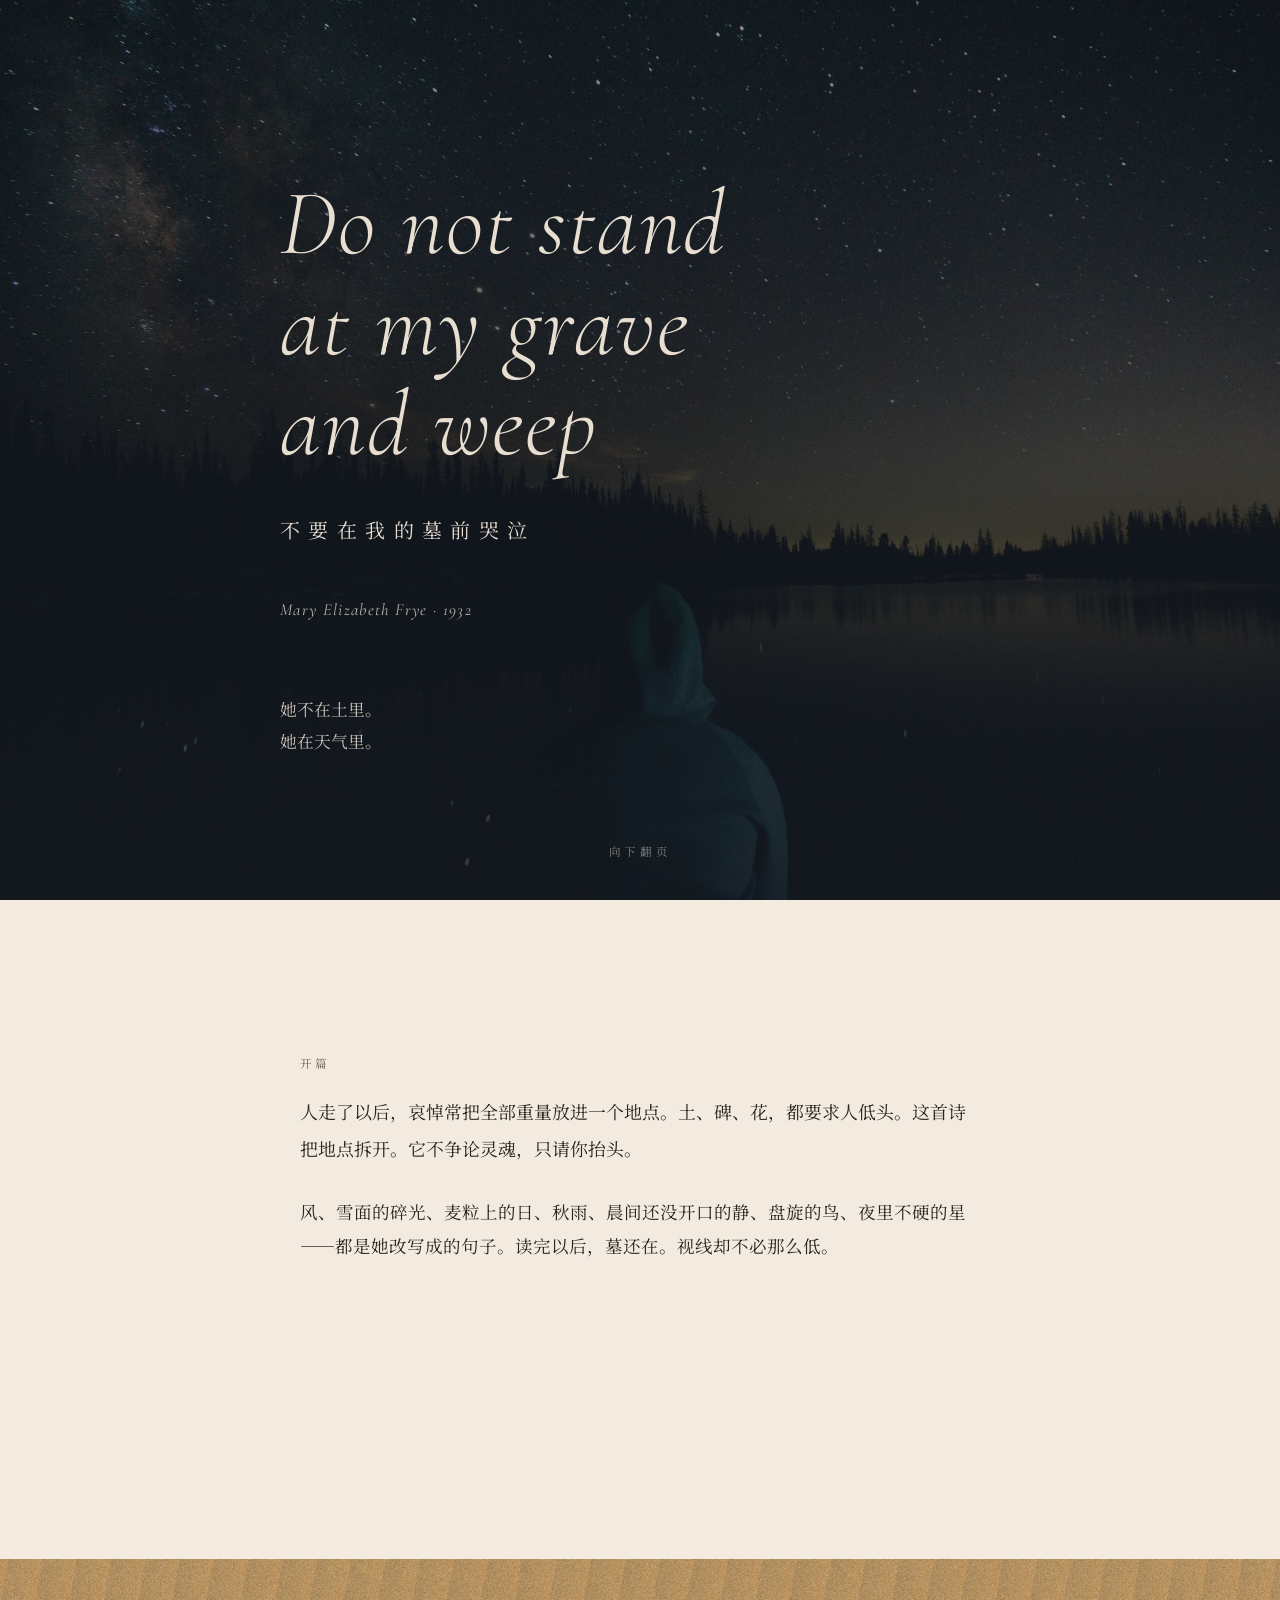
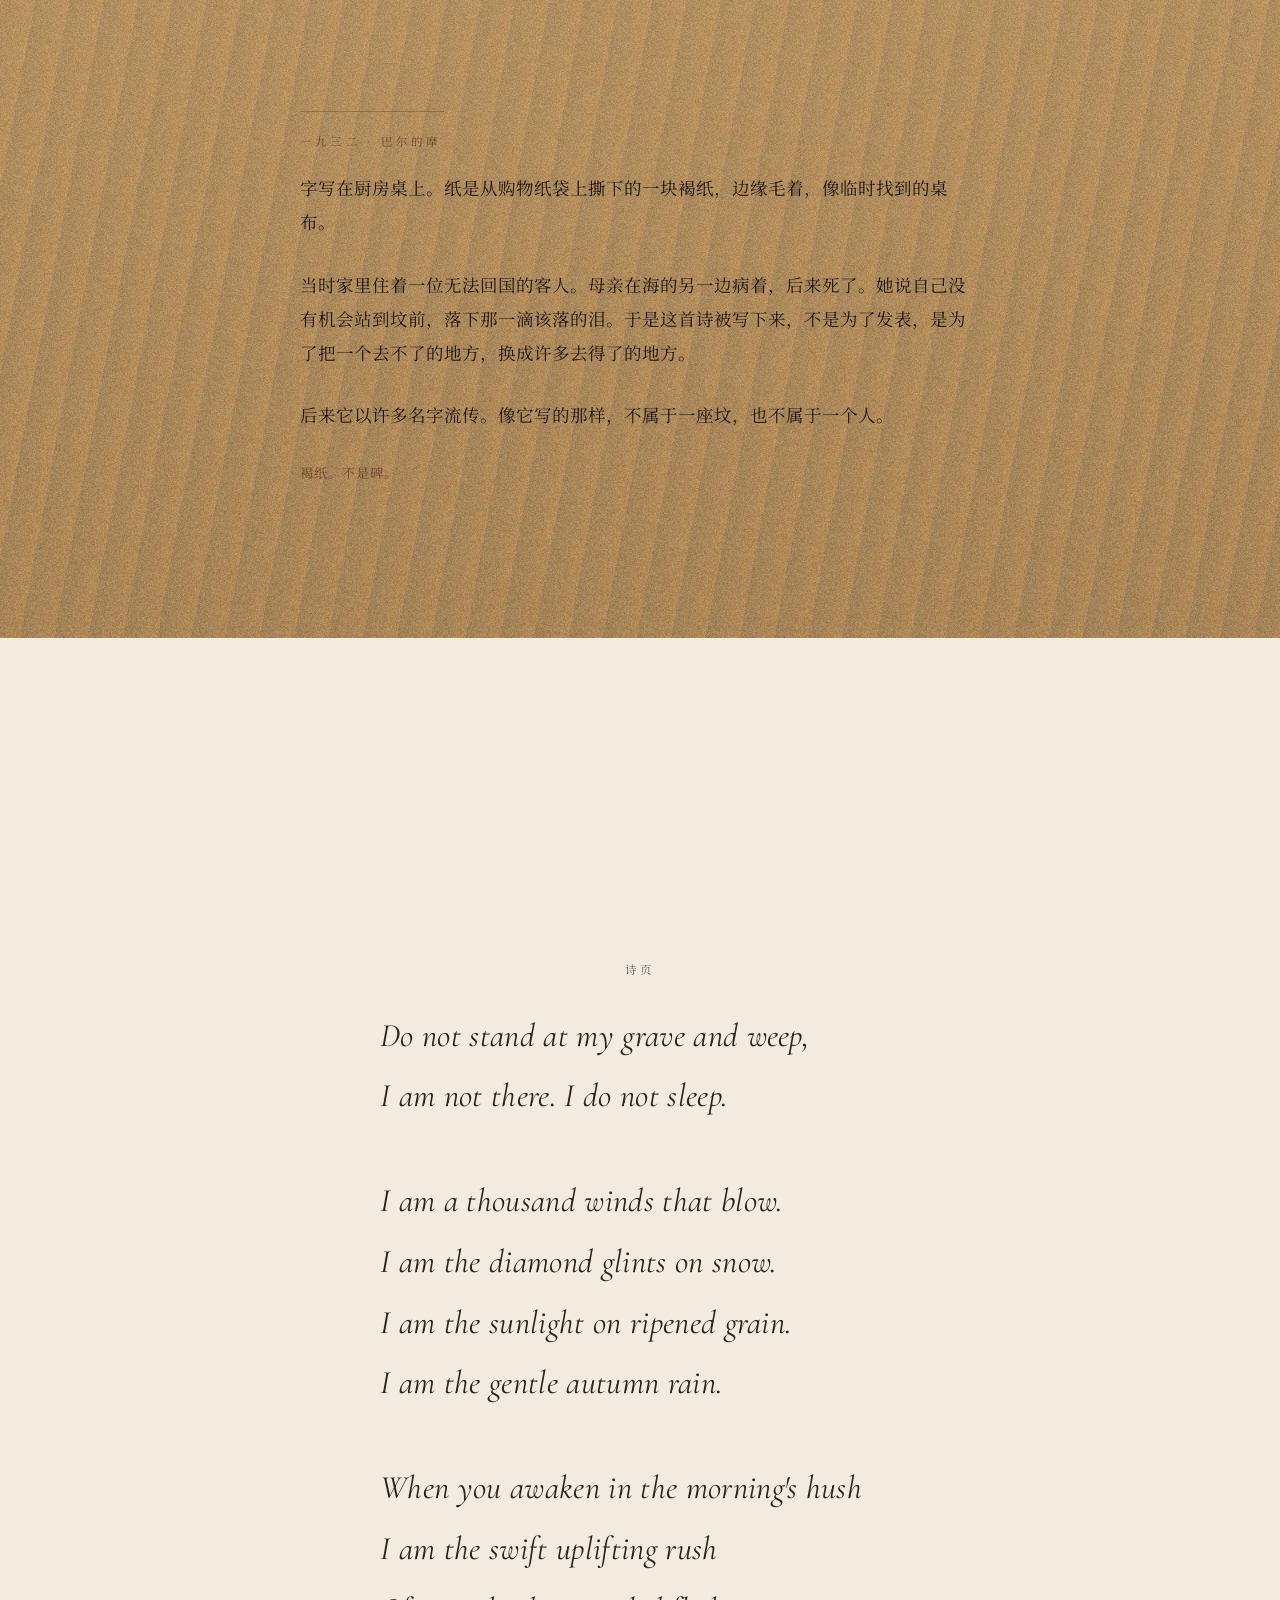
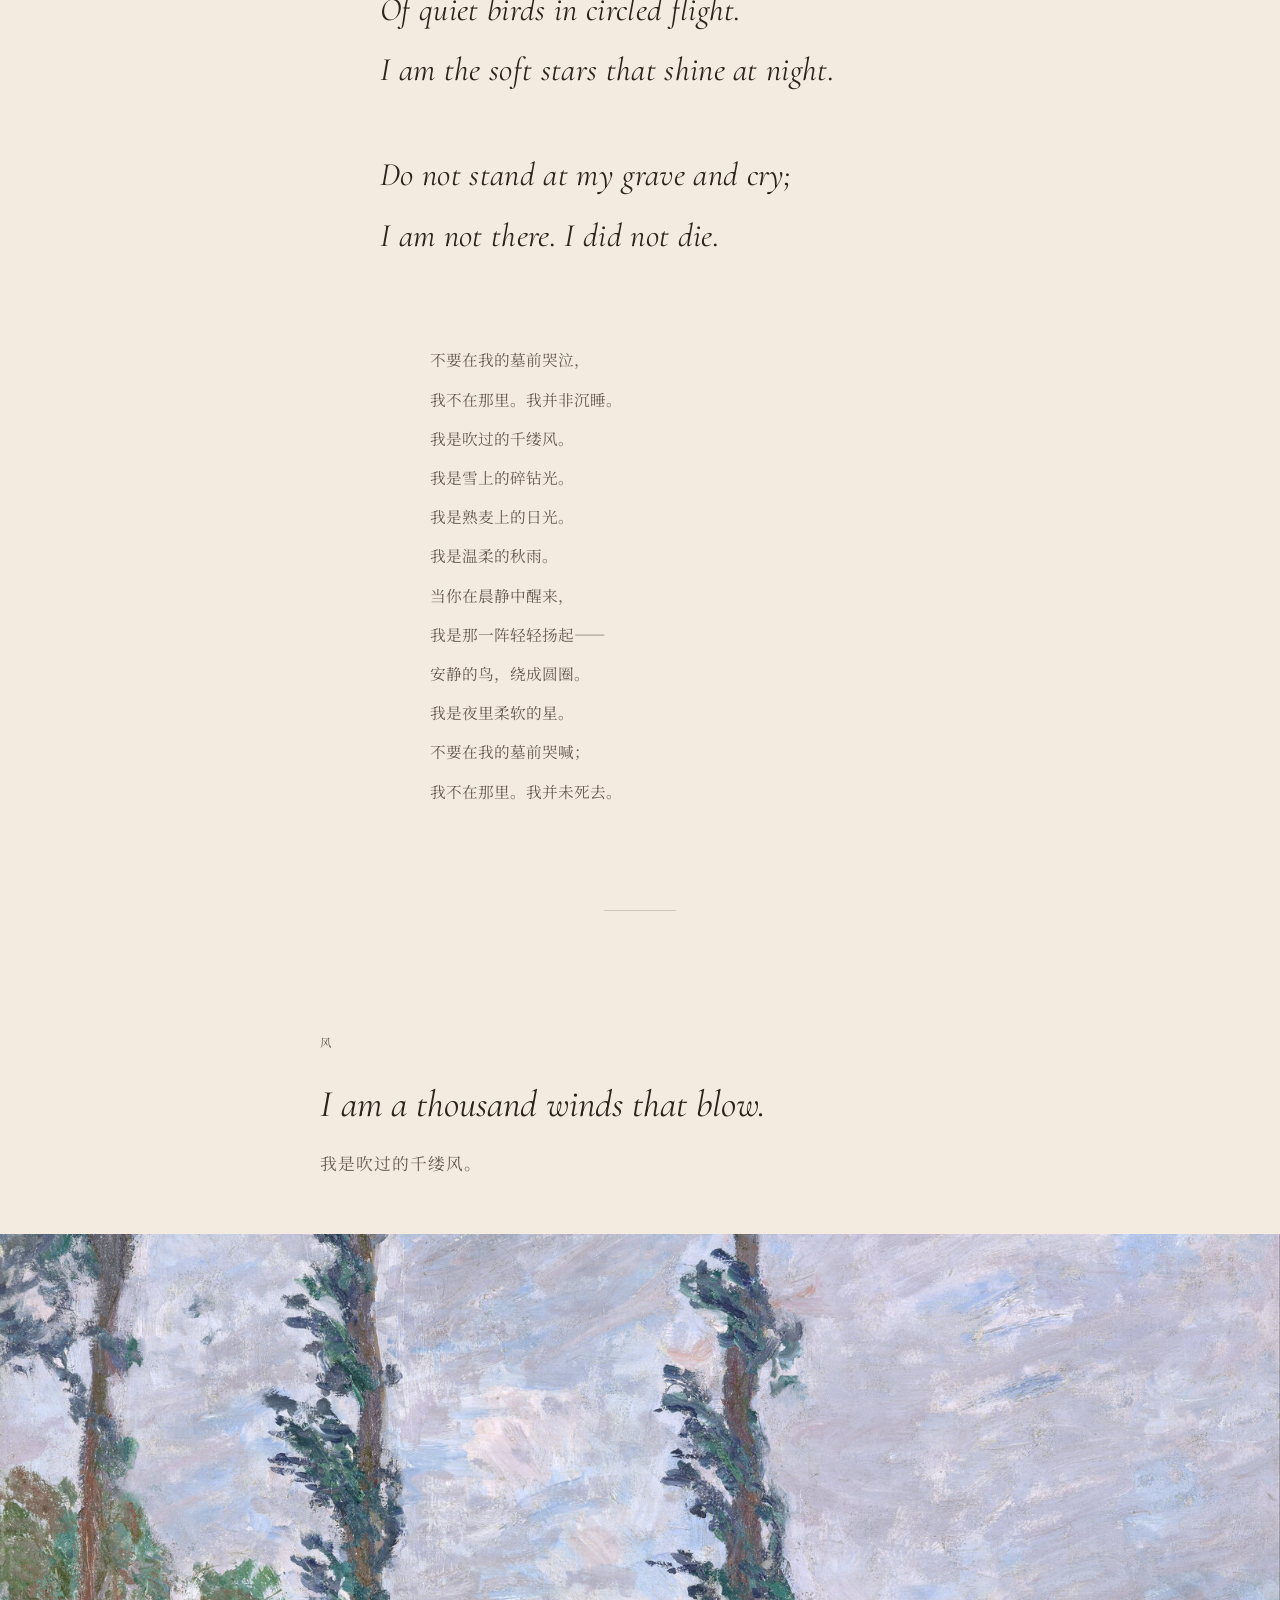
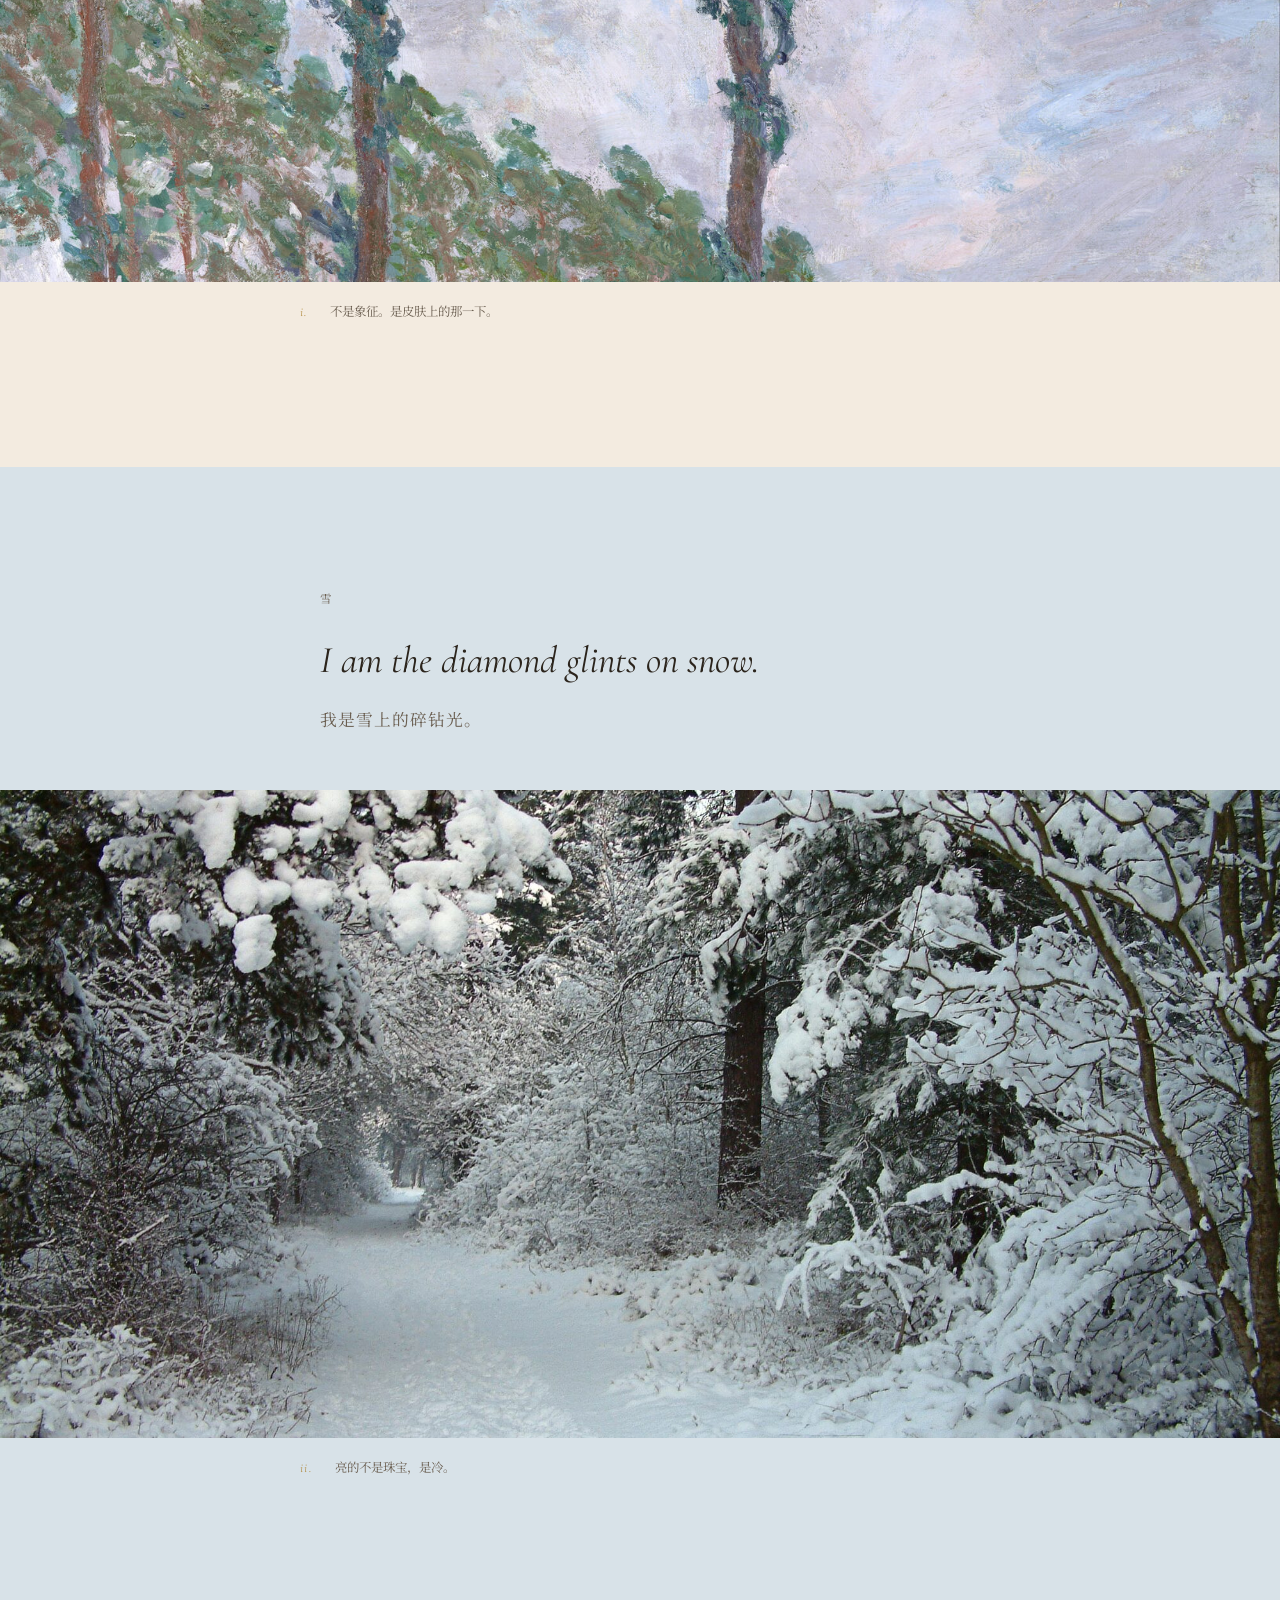
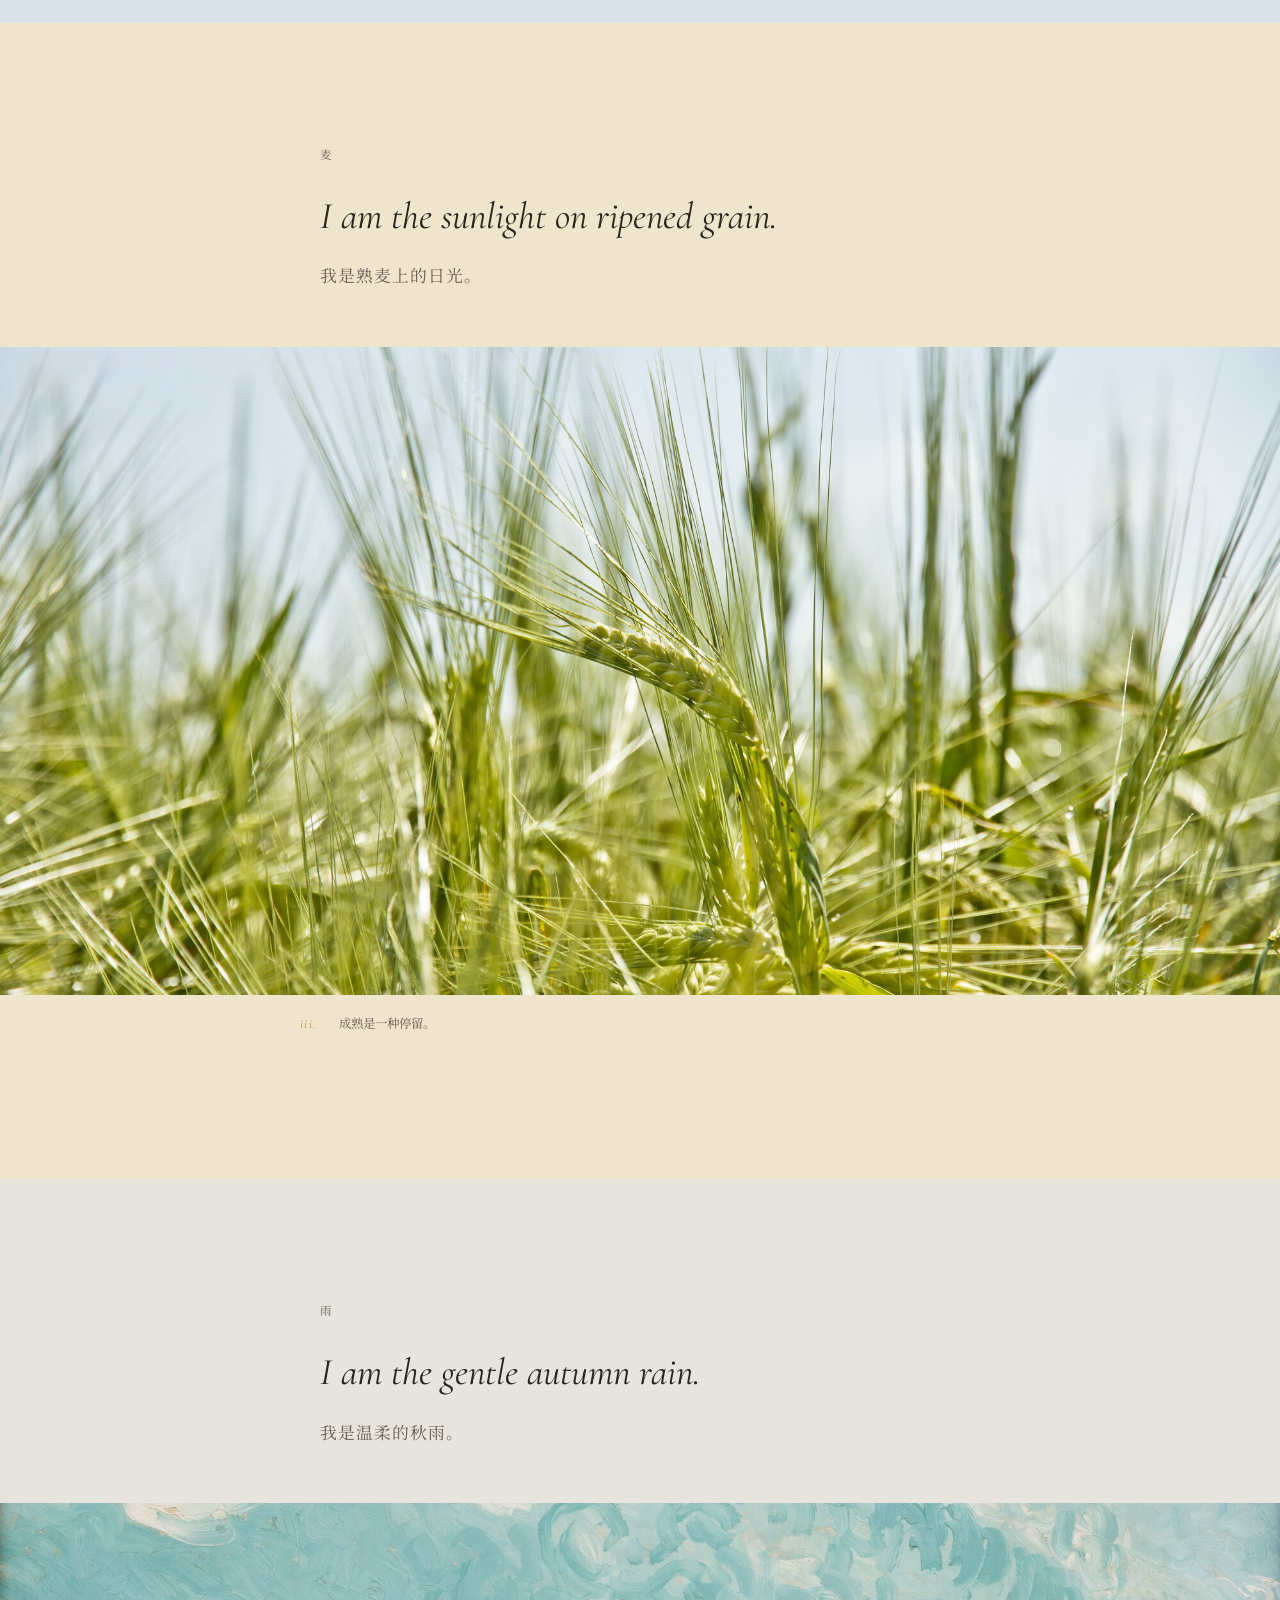
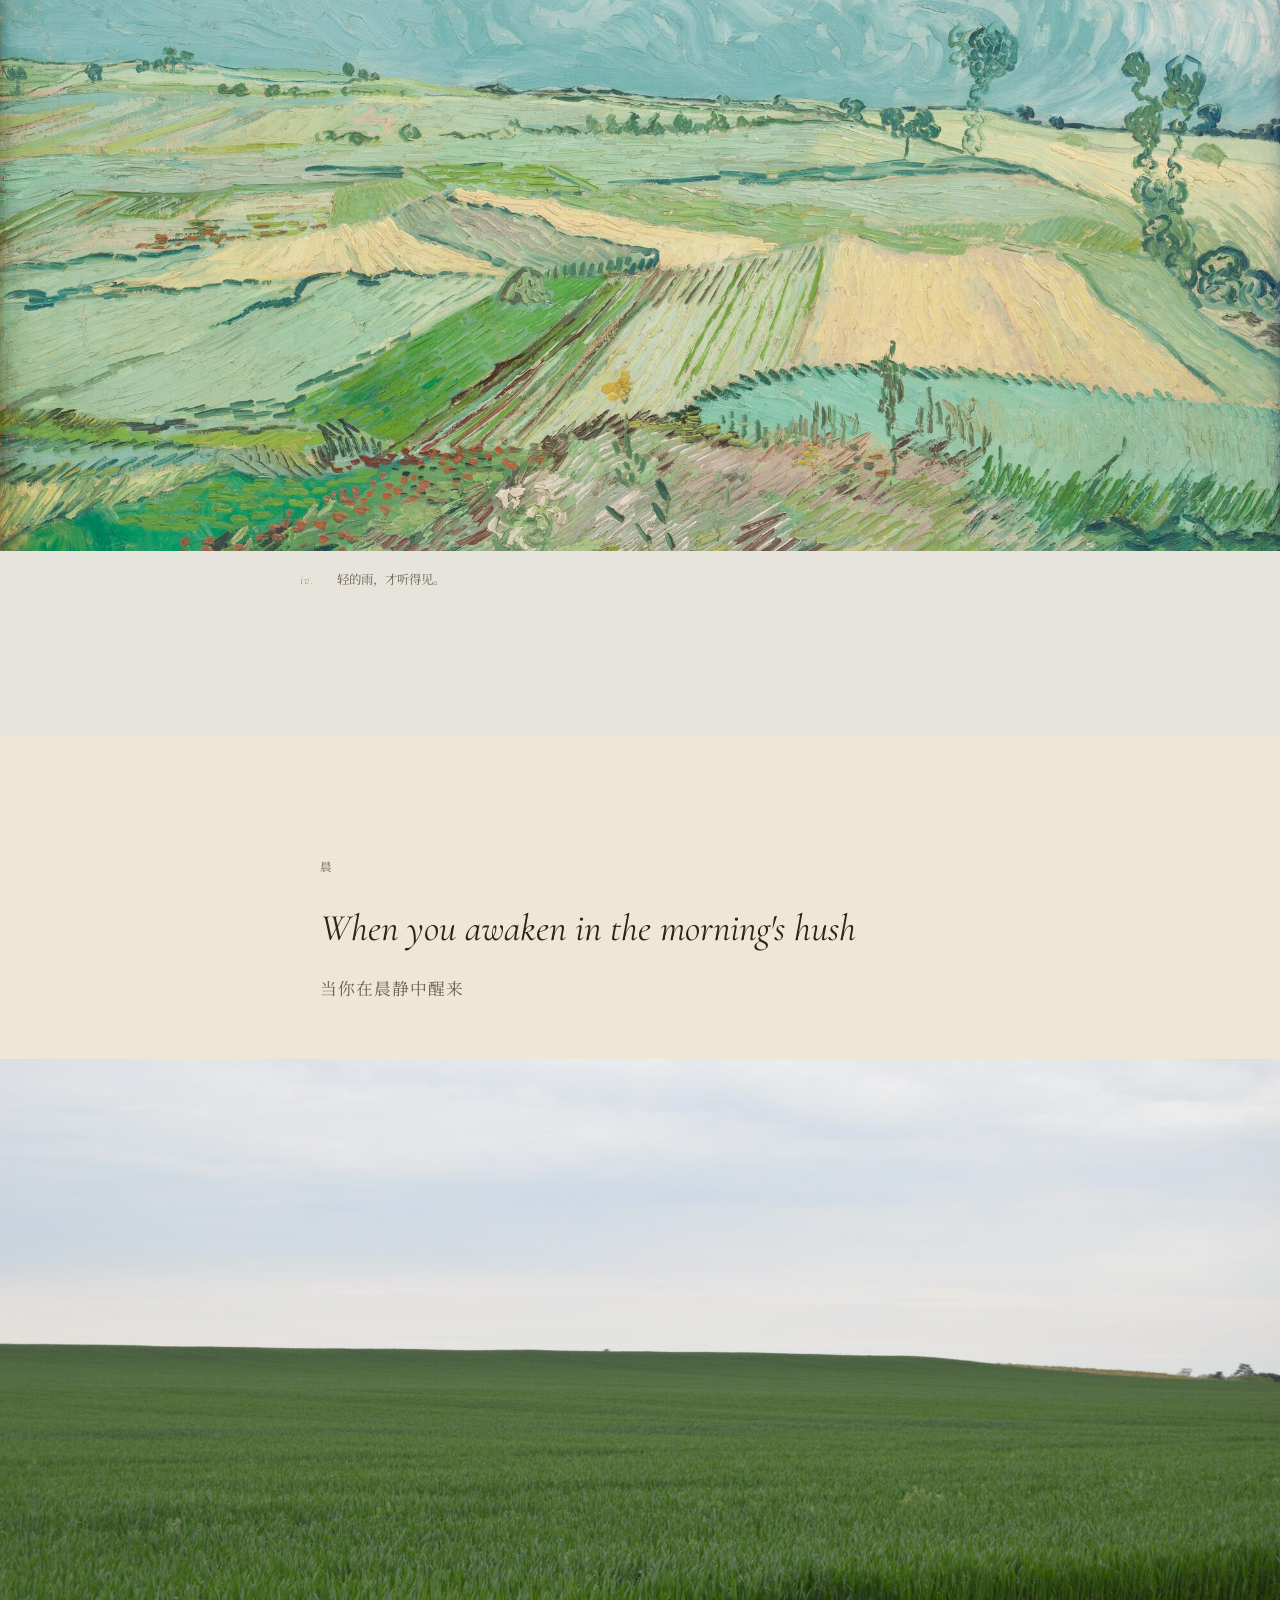
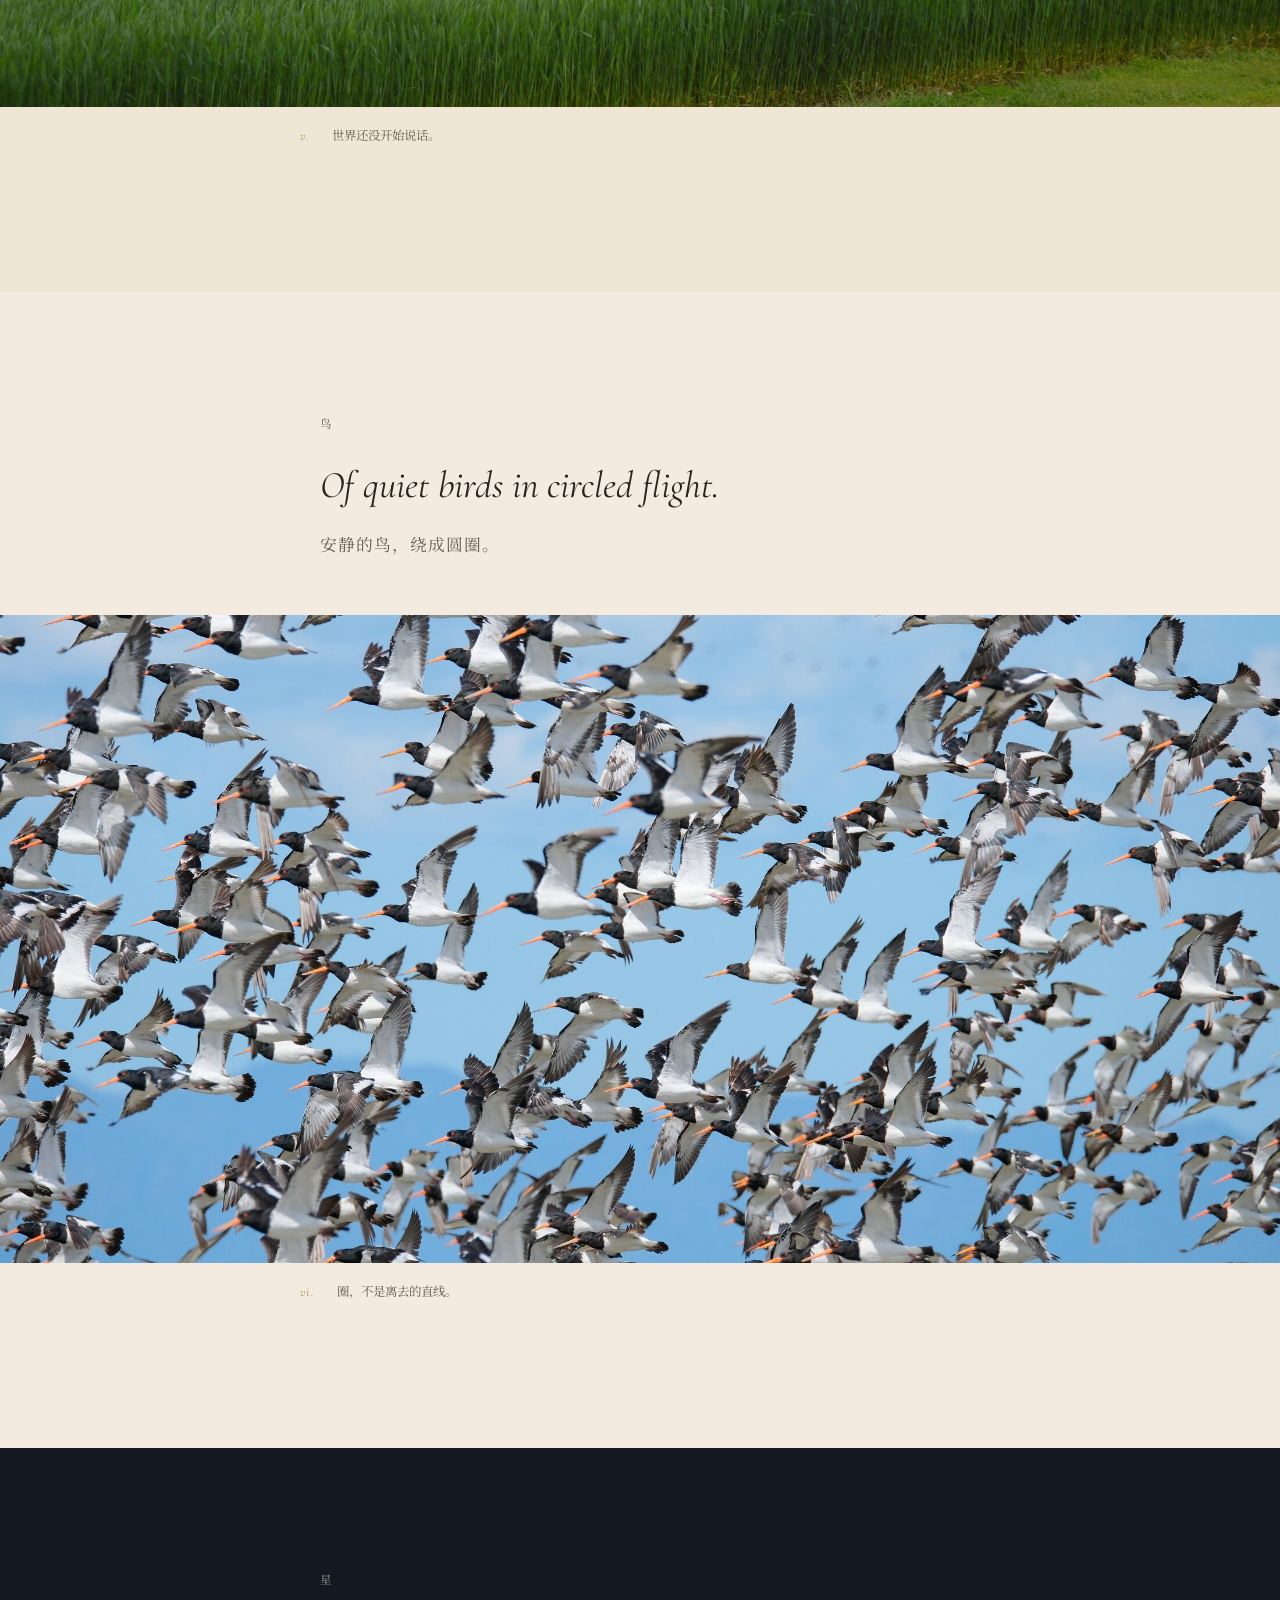
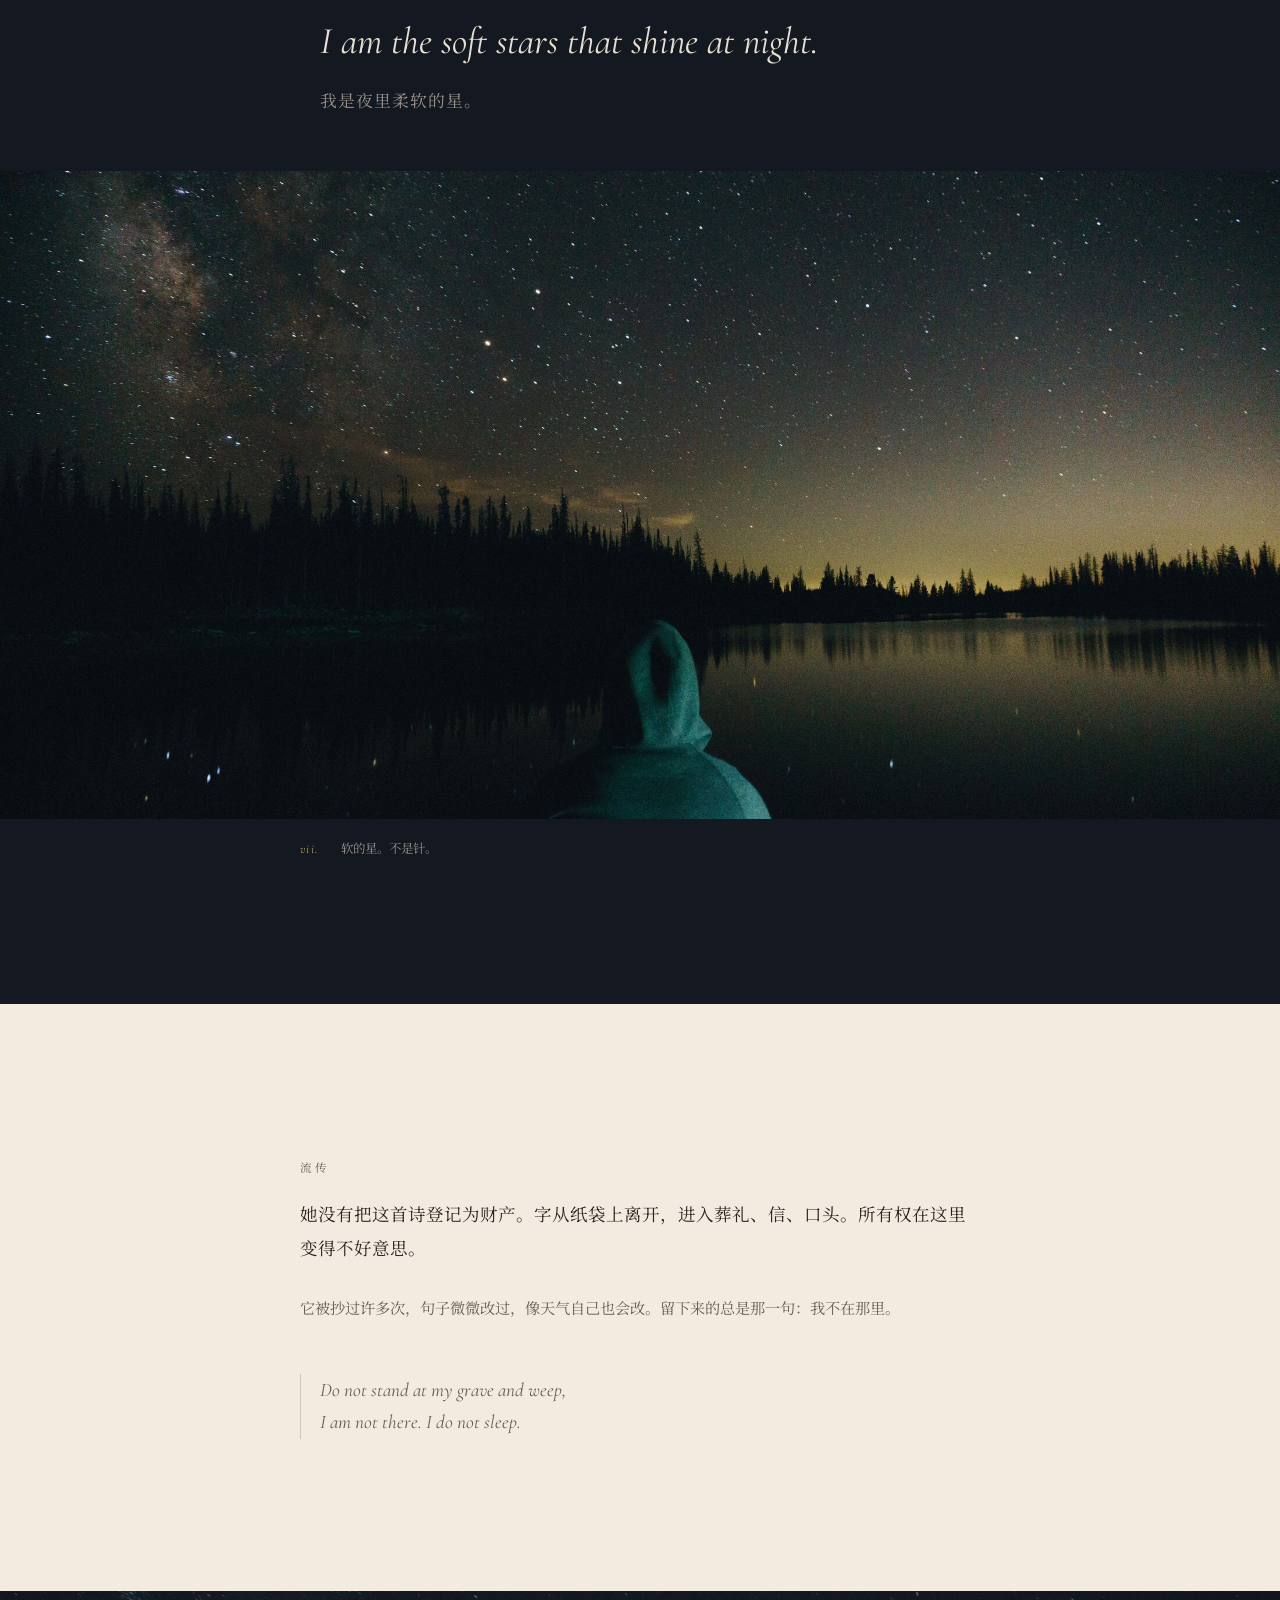
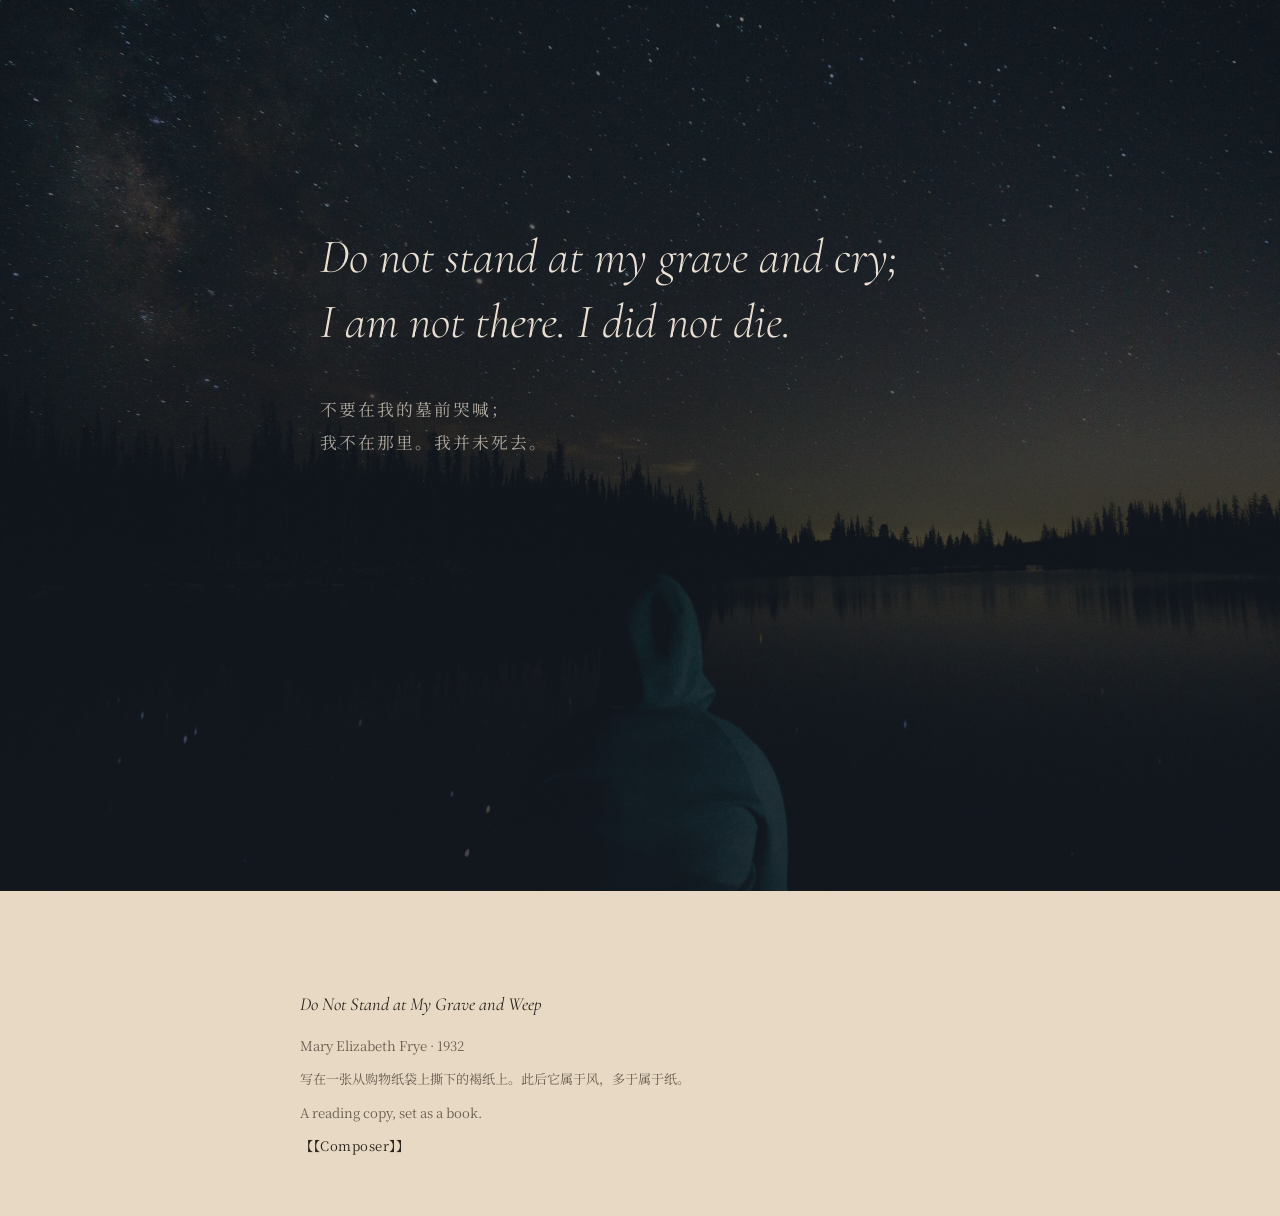
<file: poem/do-not-stand-at-my-grave/index.html>
<!DOCTYPE html>
<html lang="zh-Hans">
<head>
  <meta charset="utf-8">
  <meta name="viewport" content="width=device-width, initial-scale=1">
  <title>Do Not Stand at My Grave and Weep — Mary Elizabeth Frye</title>
  <meta name="description" content="A reading of Mary Elizabeth Frye’s 1932 poem, set as a quiet book of weather.">
  <link rel="stylesheet" href="css/style.css">
</head>
<body>
  <a class="skip" href="#main">进入正文</a>

  <div class="running-head" aria-hidden="true">
    <span>Do not stand at my grave and weep</span>
    <span>一九三二</span>
  </div>

  <header class="cover" id="cover">
    <div class="cover-inner" data-reveal>
      <h1 class="cover-title" lang="en">
        Do not stand<br>
        at my grave<br>
        and weep
      </h1>
      <p class="cover-zh">不要在我的墓前哭泣</p>
      <p class="cover-by" lang="en">Mary Elizabeth Frye · 1932</p>
      <p class="cover-epigraph">她不在土里。<br>她在天气里。</p>
    </div>
    <p class="cover-hint">向下翻页</p>
  </header>

  <main id="main">
    <article class="chapter" id="preface">
      <div class="wrap" data-reveal>
        <p class="kicker">开篇</p>
        <p class="lede">人走了以后，哀悼常把全部重量放进一个地点。土、碑、花，都要求人低头。这首诗把地点拆开。它不争论灵魂，只请你抬头。</p>
        <p>风、雪面的碎光、麦粒上的日、秋雨、晨间还没开口的静、盘旋的鸟、夜里不硬的星——都是她改写成的句子。读完以后，墓还在。视线却不必那么低。</p>
      </div>
    </article>

    <hr class="leaf" aria-hidden="true">

    <article class="chapter chapter-paper" id="paper">
      <div class="wrap torn" data-reveal>
        <p class="kicker">一九三二 · 巴尔的摩</p>
        <p>字写在厨房桌上。纸是从购物纸袋上撕下的一块褐纸，边缘毛着，像临时找到的桌布。</p>
        <p>当时家里住着一位无法回国的客人。母亲在海的另一边病着，后来死了。她说自己没有机会站到坟前，落下那一滴该落的泪。于是这首诗被写下来，不是为了发表，是为了把一个去不了的地方，换成许多去得了的地方。</p>
        <p>后来它以许多名字流传。像它写的那样，不属于一座坟，也不属于一个人。</p>
        <p class="bag-note">褐纸。不是碑。</p>
      </div>
    </article>

    <hr class="leaf" aria-hidden="true">

    <article class="folio" id="folio">
      <div class="wrap-poem" data-reveal>
        <p class="kicker kicker-center">诗页</p>
        <div class="folio-poem" lang="en">
          <p>
            Do not stand at my grave and weep,<br>
            I am not there. I do not sleep.
          </p>
          <p>
            I am a thousand winds that blow.<br>
            I am the diamond glints on snow.<br>
            I am the sunlight on ripened grain.<br>
            I am the gentle autumn rain.
          </p>
          <p>
            When you awaken in the morning's hush<br>
            I am the swift uplifting rush<br>
            Of quiet birds in circled flight.<br>
            I am the soft stars that shine at night.
          </p>
          <p>
            Do not stand at my grave and cry;<br>
            I am not there. I did not die.
          </p>
        </div>
        <div class="folio-zh">
          <p>不要在我的墓前哭泣，</p>
          <p>我不在那里。我并非沉睡。</p>
          <p>我是吹过的千缕风。</p>
          <p>我是雪上的碎钻光。</p>
          <p>我是熟麦上的日光。</p>
          <p>我是温柔的秋雨。</p>
          <p>当你在晨静中醒来，</p>
          <p>我是那一阵轻轻扬起——</p>
          <p>安静的鸟，绕成圆圈。</p>
          <p>我是夜里柔软的星。</p>
          <p>不要在我的墓前哭喊；</p>
          <p>我不在那里。我并未死去。</p>
        </div>
      </div>
    </article>

    <hr class="rule" aria-hidden="true">

    <section class="verse" id="wind">
      <div class="verse-inner" data-reveal>
        <p class="kicker">风</p>
        <h2 class="verse-en" lang="en">I am a thousand winds that blow.</h2>
        <p class="verse-zh">我是吹过的千缕风。</p>
      </div>
      <figure class="plate">
        <img src="img/wind.jpg" loading="lazy" decoding="async" alt="风穿过一排白杨，叶子都偏向同一侧。" width="1632" height="1400">
        <figcaption>
          <span class="plate-index">i.</span>
          <span>不是象征。是皮肤上的那一下。</span>
        </figcaption>
      </figure>
    </section>

    <section class="verse verse-snow" id="snow">
      <div class="verse-inner" data-reveal>
        <p class="kicker">雪</p>
        <h2 class="verse-en" lang="en">I am the diamond glints on snow.</h2>
        <p class="verse-zh">我是雪上的碎钻光。</p>
      </div>
      <figure class="plate">
        <img src="img/snow.jpg" loading="lazy" decoding="async" alt="雪覆沙丘与枯草，远处的天几乎发白。" width="2000" height="1500">
        <figcaption>
          <span class="plate-index">ii.</span>
          <span>亮的不是珠宝，是冷。</span>
        </figcaption>
      </figure>
    </section>

    <section class="verse verse-grain" id="grain">
      <div class="verse-inner" data-reveal>
        <p class="kicker">麦</p>
        <h2 class="verse-en" lang="en">I am the sunlight on ripened grain.</h2>
        <p class="verse-zh">我是熟麦上的日光。</p>
      </div>
      <figure class="plate">
        <img src="img/grain.jpg" loading="lazy" decoding="async" alt="近处的麦穗被日光填满，田野向远处退去。" width="2000" height="1333">
        <figcaption>
          <span class="plate-index">iii.</span>
          <span>成熟是一种停留。</span>
        </figcaption>
      </figure>
    </section>

    <section class="verse verse-rain" id="rain">
      <div class="verse-inner" data-reveal>
        <p class="kicker">雨</p>
        <h2 class="verse-en" lang="en">I am the gentle autumn rain.</h2>
        <p class="verse-zh">我是温柔的秋雨。</p>
      </div>
      <figure class="plate">
        <img src="img/rain.jpg" loading="lazy" decoding="async" alt="雨后的麦田，云层压得很低，远处的地平线发青。" width="2000" height="1586">
        <figcaption>
          <span class="plate-index">iv.</span>
          <span>轻的雨，才听得见。</span>
        </figcaption>
      </figure>
    </section>

    <section class="verse verse-morning" id="morning">
      <div class="verse-inner" data-reveal>
        <p class="kicker">晨</p>
        <h2 class="verse-en" lang="en">When you awaken in the morning's hush</h2>
        <p class="verse-zh">当你在晨静中醒来</p>
      </div>
      <figure class="plate">
        <img src="img/morning.jpg" loading="lazy" decoding="async" alt="一片尚未说话的麦田，天空发白，地平线几乎没有起伏。" width="2000" height="1330">
        <figcaption>
          <span class="plate-index">v.</span>
          <span>世界还没开始说话。</span>
        </figcaption>
      </figure>
    </section>

    <section class="verse" id="birds">
      <div class="verse-inner" data-reveal>
        <p class="kicker">鸟</p>
        <h2 class="verse-en" lang="en">Of quiet birds in circled flight.</h2>
        <p class="verse-zh">安静的鸟，绕成圆圈。</p>
      </div>
      <figure class="plate">
        <img src="img/birds.jpg" loading="lazy" decoding="async" alt="一群鸟同时扬起，翅膀交错，天空被填成一个缓慢的圆。" width="2200" height="1467">
        <figcaption>
          <span class="plate-index">vi.</span>
          <span>圈，不是离去的直线。</span>
        </figcaption>
      </figure>
    </section>

    <section class="verse verse-stars" id="stars">
      <div class="verse-inner" data-reveal>
        <p class="kicker">星</p>
        <h2 class="verse-en" lang="en">I am the soft stars that shine at night.</h2>
        <p class="verse-zh">我是夜里柔软的星。</p>
      </div>
      <figure class="plate">
        <img src="img/stars.jpg" loading="lazy" decoding="async" alt="星空落在静水上，岸边的树只剩轮廓。" width="2200" height="1467">
        <figcaption>
          <span class="plate-index">vii.</span>
          <span>软的星。不是针。</span>
        </figcaption>
      </figure>
    </section>

    <article class="chapter" id="belong">
      <div class="wrap" data-reveal>
        <p class="kicker">流传</p>
        <p>她没有把这首诗登记为财产。字从纸袋上离开，进入葬礼、信、口头。所有权在这里变得不好意思。</p>
        <p class="quiet">它被抄过许多次，句子微微改过，像天气自己也会改。留下来的总是那一句：我不在那里。</p>
        <blockquote class="marginalia" lang="en">
          Do not stand at my grave and weep,<br>
          I am not there. I do not sleep.
        </blockquote>
      </div>
    </article>

    <section class="coda" id="coda">
      <div class="coda-inner" data-reveal>
        <p class="coda-en" lang="en">
          Do not stand at my grave and cry;<br>
          I am not there. I did not die.
        </p>
        <p class="coda-zh">
          不要在我的墓前哭喊；<br>
          我不在那里。我并未死去。
        </p>
        <div class="coda-blank" aria-hidden="true"></div>
      </div>
    </section>
  </main>

  <footer class="colophon" id="colophon">
    <div class="wrap">
      <p class="colophon-title">Do Not Stand at My Grave and Weep</p>
      <p>Mary Elizabeth Frye · 1932</p>
      <p>写在一张从购物纸袋上撕下的褐纸上。此后它属于风，多于属于纸。</p>
      <p>A reading copy, set as a book.</p>
      <p class="model-mark">【【Composer】】</p>
    </div>
  </footer>

  <script src="js/main.js"></script>
</body>
</html>
</file>
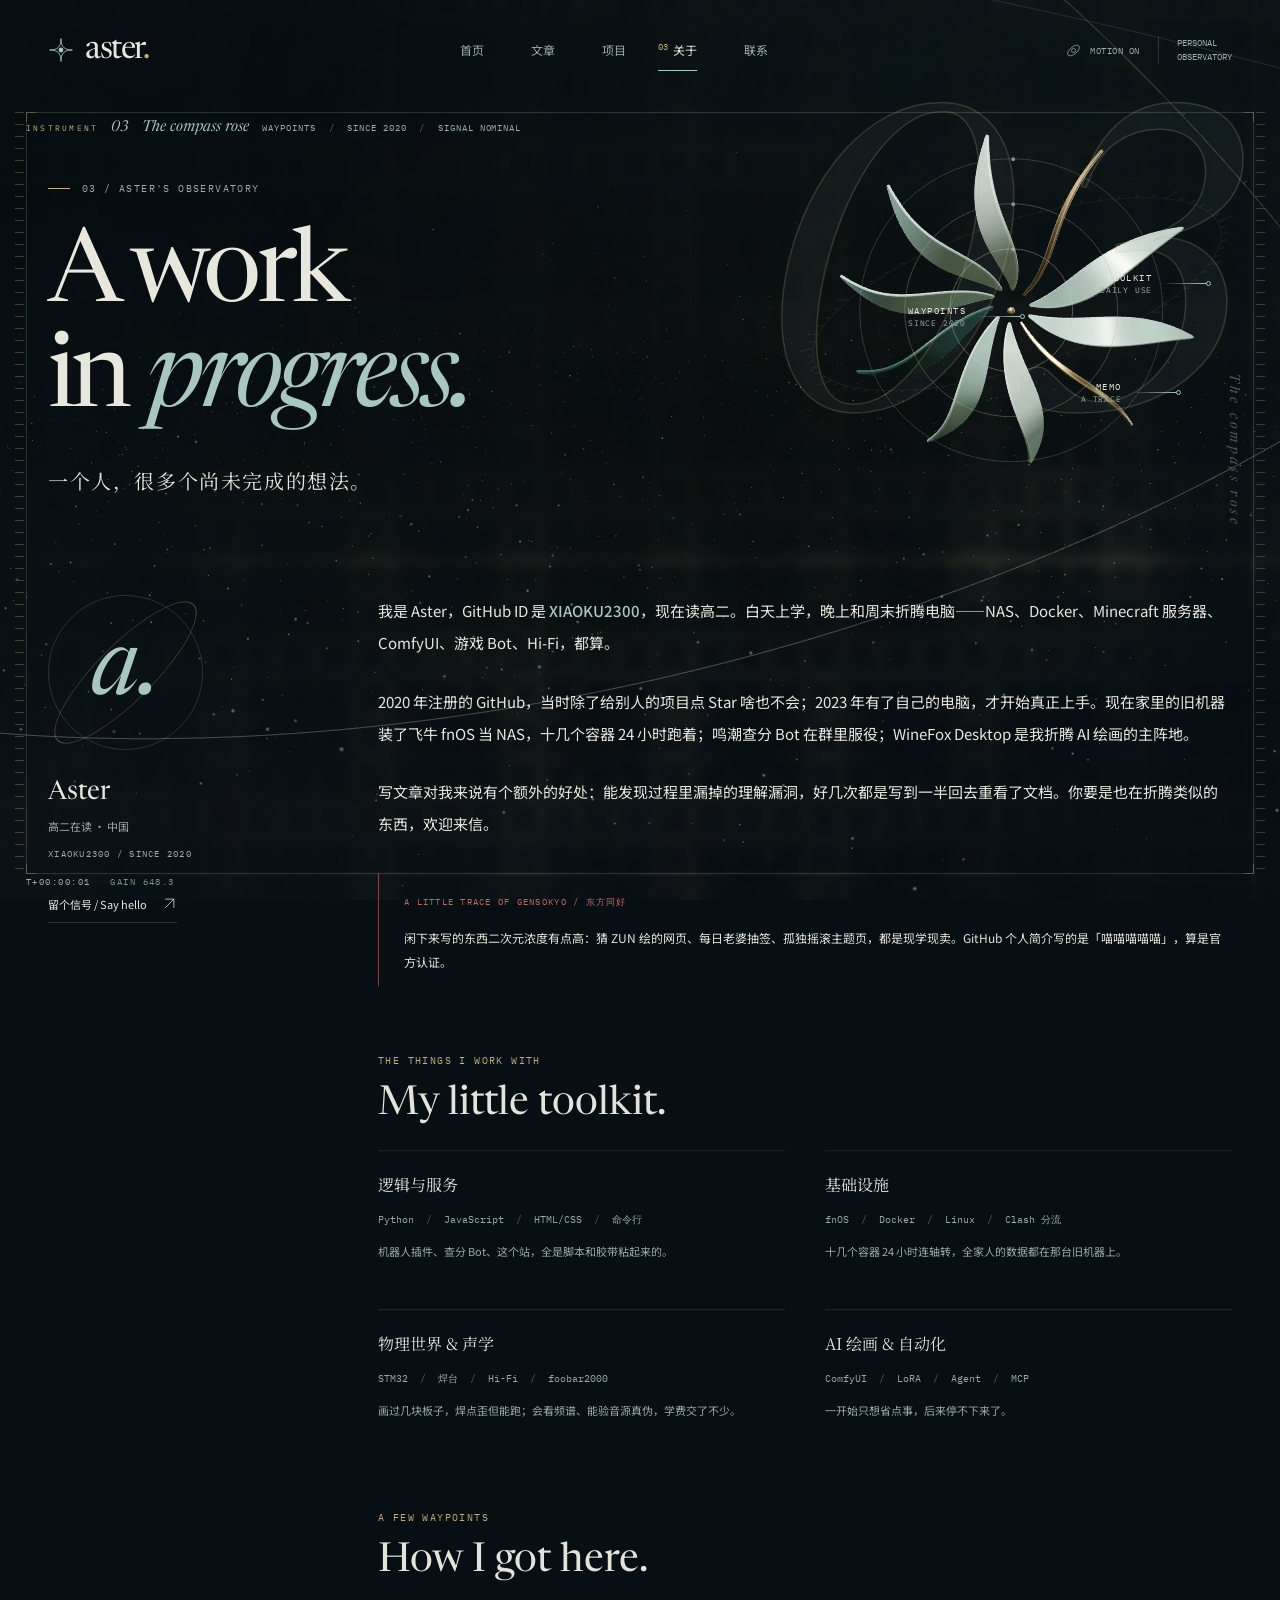
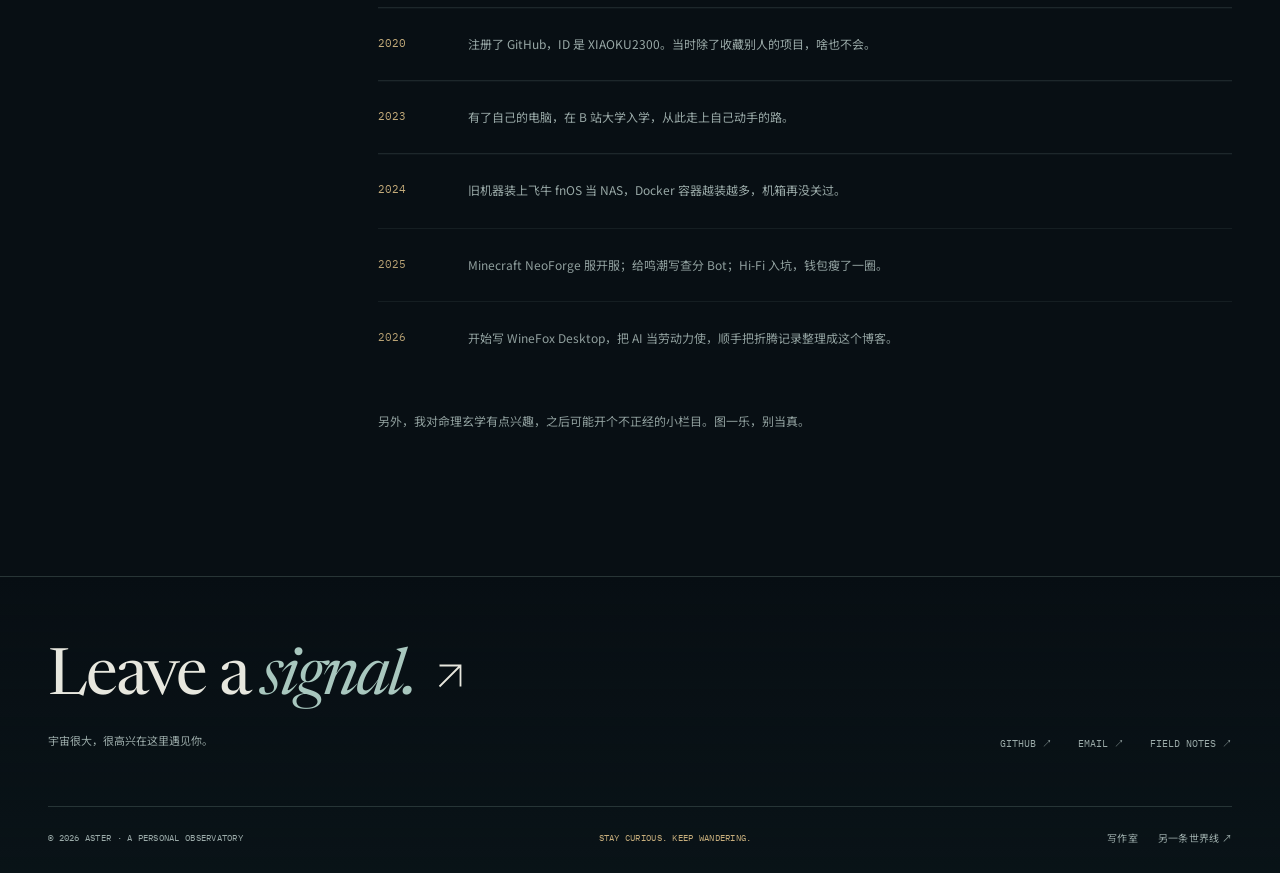
<file: about.html>
<!doctype html>
<html lang="zh-CN">
<head>
  <meta charset="utf-8">
  <meta name="viewport" content="width=device-width, initial-scale=1">
  <meta name="theme-color" content="#080f14">
  <meta name="description" content="Aster 的私人观测站。技术、声音与微小的发现：NAS、Docker、AI、游戏 Bot、Hi-Fi，还有一点幻想乡。">
  <title>关于 · The observer — Aster</title>
  <link rel="icon" href="assets/observatory/mark.svg" type="image/svg+xml">
  <link rel="stylesheet" href="assets/observatory/observatory.css?v=7">
  <link rel="stylesheet" href="assets/observatory/fonts.css" media="print" onload="this.media='all'">
  <noscript><link rel="stylesheet" href="assets/observatory/fonts.css"></noscript>
  <script defer src="assets/js/data.js?v=18"></script>
  <script defer src="assets/observatory/vendor/gsap.min.js"></script>
  <script defer src="assets/observatory/vendor/purify.min.js"></script>
  <script defer src="assets/observatory/quotes.js?v=2"></script>
  <script defer src="assets/observatory/site.js?v=7"></script>
</head>
<body data-page="about">
  <a class="skip-link" href="#main">跳到正文</a>
  <div class="visual-world" id="visual-world" aria-hidden="true" data-load-state="loading"><div class="world-fallback"><i></i><i></i><i></i><span>FORMING AN ORBIT</span></div></div>
  <div class="reading-progress" id="reading-progress" aria-hidden="true"></div>
  <div class="transition-rule" aria-hidden="true"></div>
  <header id="site-header">
    <div class="shell header-inner">
      <a class="brand" href="index.html" aria-label="Aster 首页">
        <svg class="brand-mark" viewBox="0 0 32 32" fill="none" aria-hidden="true"><path d="M16 2c0 10-4 14-14 14 10 0 14 4 14 14 0-10 4-14 14-14C20 16 16 12 16 2Z" stroke="currentColor" stroke-width="1.1"/><circle cx="16" cy="16" r="3" fill="currentColor"/></svg>
        <span class="brand-name">aster<i>.</i></span>
      </a>
      <nav class="navigation" id="navigation" aria-label="主要导航"><a href="index.html" data-nav="home"><small>00</small>首页</a>
<a href="blog.html" data-nav="blog"><small>01</small>文章</a>
<a href="projects.html" data-nav="projects"><small>02</small>项目</a>
<a href="about.html" data-nav="about" class="active" aria-current="page"><small>03</small>关于</a>
<a href="contact.html" data-nav="contact"><small>04</small>联系</a></nav>
      <div class="header-tools">
        <button class="motion-button" id="motion-toggle" aria-pressed="false" aria-label="暂停动效"><svg class="motion-icon" viewBox="0 0 24 24" fill="none" stroke="currentColor" aria-hidden="true"><circle cx="12" cy="12" r="3"/><ellipse cx="12" cy="12" rx="10" ry="5" transform="rotate(-40 12 12)"/></svg><span id="motion-label">MOTION ON</span></button>
        <span class="header-edition">PERSONAL<br>OBSERVATORY</span>
        <button class="menu-button" id="menu-toggle" aria-controls="navigation" aria-expanded="false" aria-label="打开导航菜单"><span></span><span></span></button>
      </div>
    </div>
  </header>
  <main id="main"><div class="shell no-js-message"><h1>A work in progress.</h1><p>在无垠处，继续好奇。</p><noscript><p>请启用 JavaScript 阅读文章与探索观测站。</p><p><a href="poem/do-not-stand-at-my-grave/">阅读：不要在我的墓前哭泣</a> · <a href="https://github.com/XIAOKU2300">GitHub</a></p></noscript></div></main>
  <footer id="site-footer"></footer>
  <button class="back-top" id="back-top" aria-label="回到顶部"><svg viewBox="0 0 24 24" fill="none" stroke="currentColor" stroke-width="1.3" aria-hidden="true"><path d="M12 20V4m-6 6 6-6 6 6"/></svg></button>
  <div class="toast" id="toast" role="status" aria-live="polite"></div>
</body>
</html>
</file>
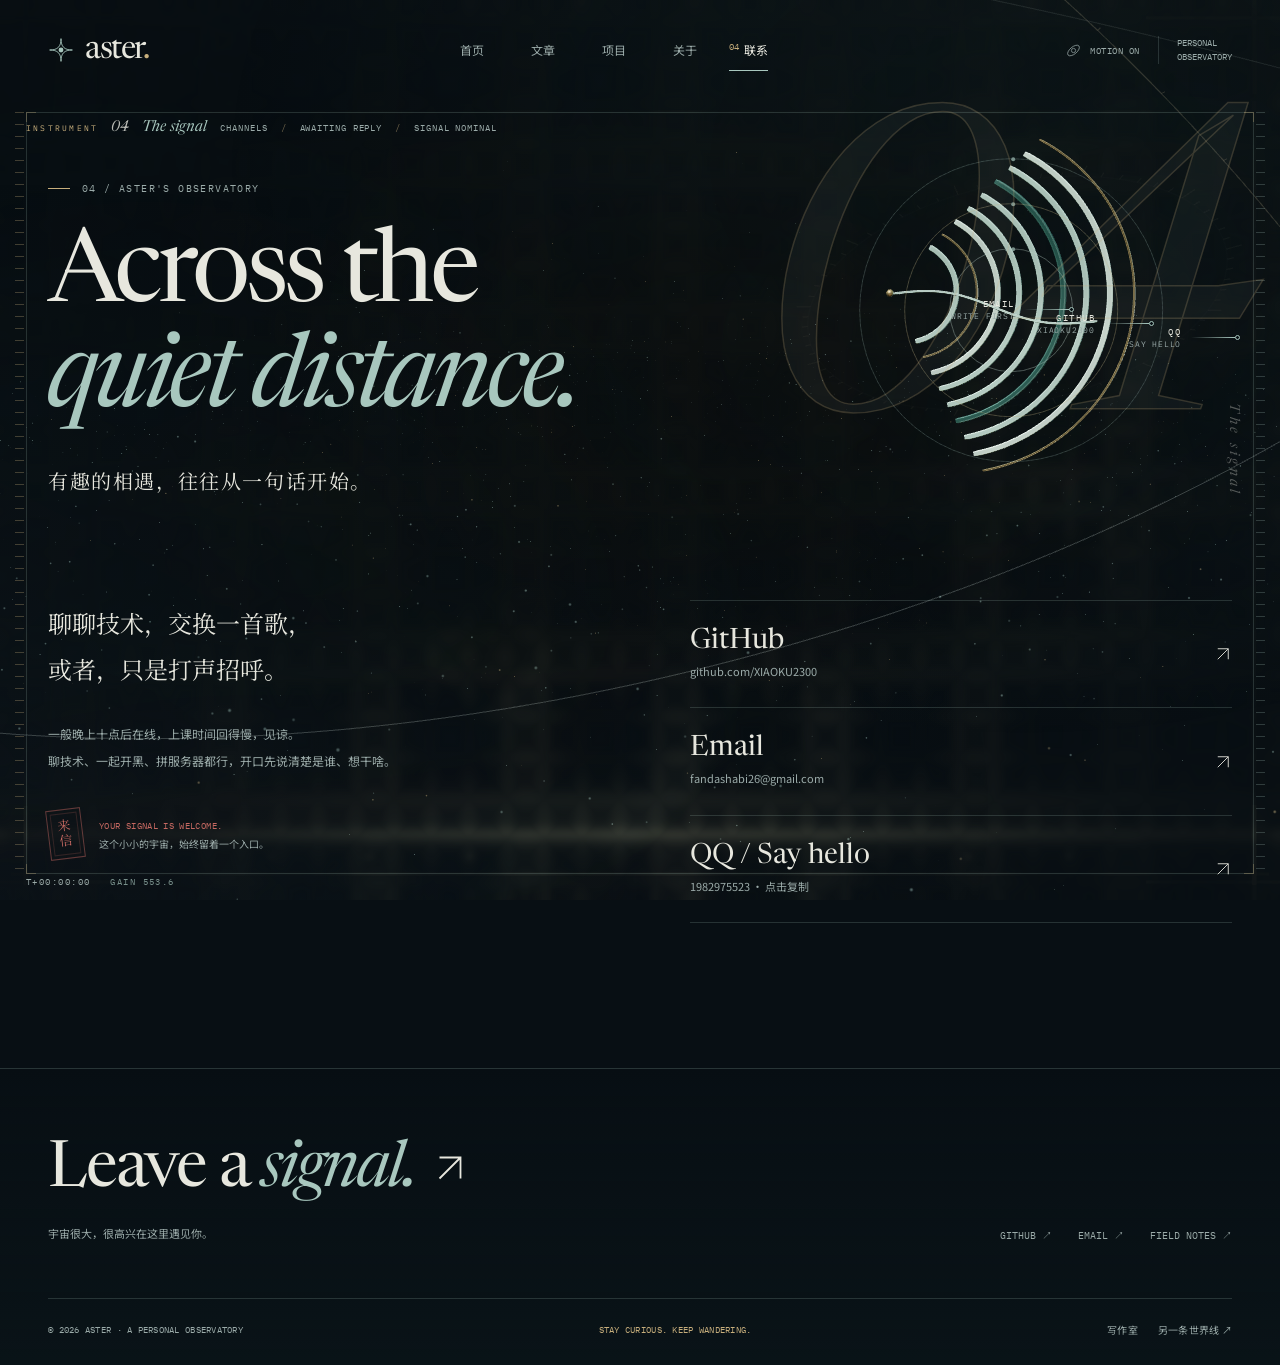
<file: contact.html>
<!doctype html>
<html lang="zh-CN">
<head>
  <meta charset="utf-8">
  <meta name="viewport" content="width=device-width, initial-scale=1">
  <meta name="theme-color" content="#080f14">
  <meta name="description" content="Aster 的私人观测站。技术、声音与微小的发现：NAS、Docker、AI、游戏 Bot、Hi-Fi，还有一点幻想乡。">
  <title>联系 · Leave a signal — Aster</title>
  <link rel="icon" href="assets/observatory/mark.svg" type="image/svg+xml">
  <link rel="stylesheet" href="assets/observatory/observatory.css?v=7">
  <link rel="stylesheet" href="assets/observatory/fonts.css" media="print" onload="this.media='all'">
  <noscript><link rel="stylesheet" href="assets/observatory/fonts.css"></noscript>
  <script defer src="assets/js/data.js?v=18"></script>
  <script defer src="assets/observatory/vendor/gsap.min.js"></script>
  <script defer src="assets/observatory/vendor/purify.min.js"></script>
  <script defer src="assets/observatory/quotes.js?v=2"></script>
  <script defer src="assets/observatory/site.js?v=7"></script>
</head>
<body data-page="contact">
  <a class="skip-link" href="#main">跳到正文</a>
  <div class="visual-world" id="visual-world" aria-hidden="true" data-load-state="loading"><div class="world-fallback"><i></i><i></i><i></i><span>FORMING AN ORBIT</span></div></div>
  <div class="reading-progress" id="reading-progress" aria-hidden="true"></div>
  <div class="transition-rule" aria-hidden="true"></div>
  <header id="site-header">
    <div class="shell header-inner">
      <a class="brand" href="index.html" aria-label="Aster 首页">
        <svg class="brand-mark" viewBox="0 0 32 32" fill="none" aria-hidden="true"><path d="M16 2c0 10-4 14-14 14 10 0 14 4 14 14 0-10 4-14 14-14C20 16 16 12 16 2Z" stroke="currentColor" stroke-width="1.1"/><circle cx="16" cy="16" r="3" fill="currentColor"/></svg>
        <span class="brand-name">aster<i>.</i></span>
      </a>
      <nav class="navigation" id="navigation" aria-label="主要导航"><a href="index.html" data-nav="home"><small>00</small>首页</a>
<a href="blog.html" data-nav="blog"><small>01</small>文章</a>
<a href="projects.html" data-nav="projects"><small>02</small>项目</a>
<a href="about.html" data-nav="about"><small>03</small>关于</a>
<a href="contact.html" data-nav="contact" class="active" aria-current="page"><small>04</small>联系</a></nav>
      <div class="header-tools">
        <button class="motion-button" id="motion-toggle" aria-pressed="false" aria-label="暂停动效"><svg class="motion-icon" viewBox="0 0 24 24" fill="none" stroke="currentColor" aria-hidden="true"><circle cx="12" cy="12" r="3"/><ellipse cx="12" cy="12" rx="10" ry="5" transform="rotate(-40 12 12)"/></svg><span id="motion-label">MOTION ON</span></button>
        <span class="header-edition">PERSONAL<br>OBSERVATORY</span>
        <button class="menu-button" id="menu-toggle" aria-controls="navigation" aria-expanded="false" aria-label="打开导航菜单"><span></span><span></span></button>
      </div>
    </div>
  </header>
  <main id="main"><div class="shell no-js-message"><h1>Leave a signal.</h1><p>在无垠处，继续好奇。</p><noscript><p>请启用 JavaScript 阅读文章与探索观测站。</p><p><a href="poem/do-not-stand-at-my-grave/">阅读：不要在我的墓前哭泣</a> · <a href="https://github.com/XIAOKU2300">GitHub</a></p></noscript></div></main>
  <footer id="site-footer"></footer>
  <button class="back-top" id="back-top" aria-label="回到顶部"><svg viewBox="0 0 24 24" fill="none" stroke="currentColor" stroke-width="1.3" aria-hidden="true"><path d="M12 20V4m-6 6 6-6 6 6"/></svg></button>
  <div class="toast" id="toast" role="status" aria-live="polite"></div>
</body>
</html>
</file>
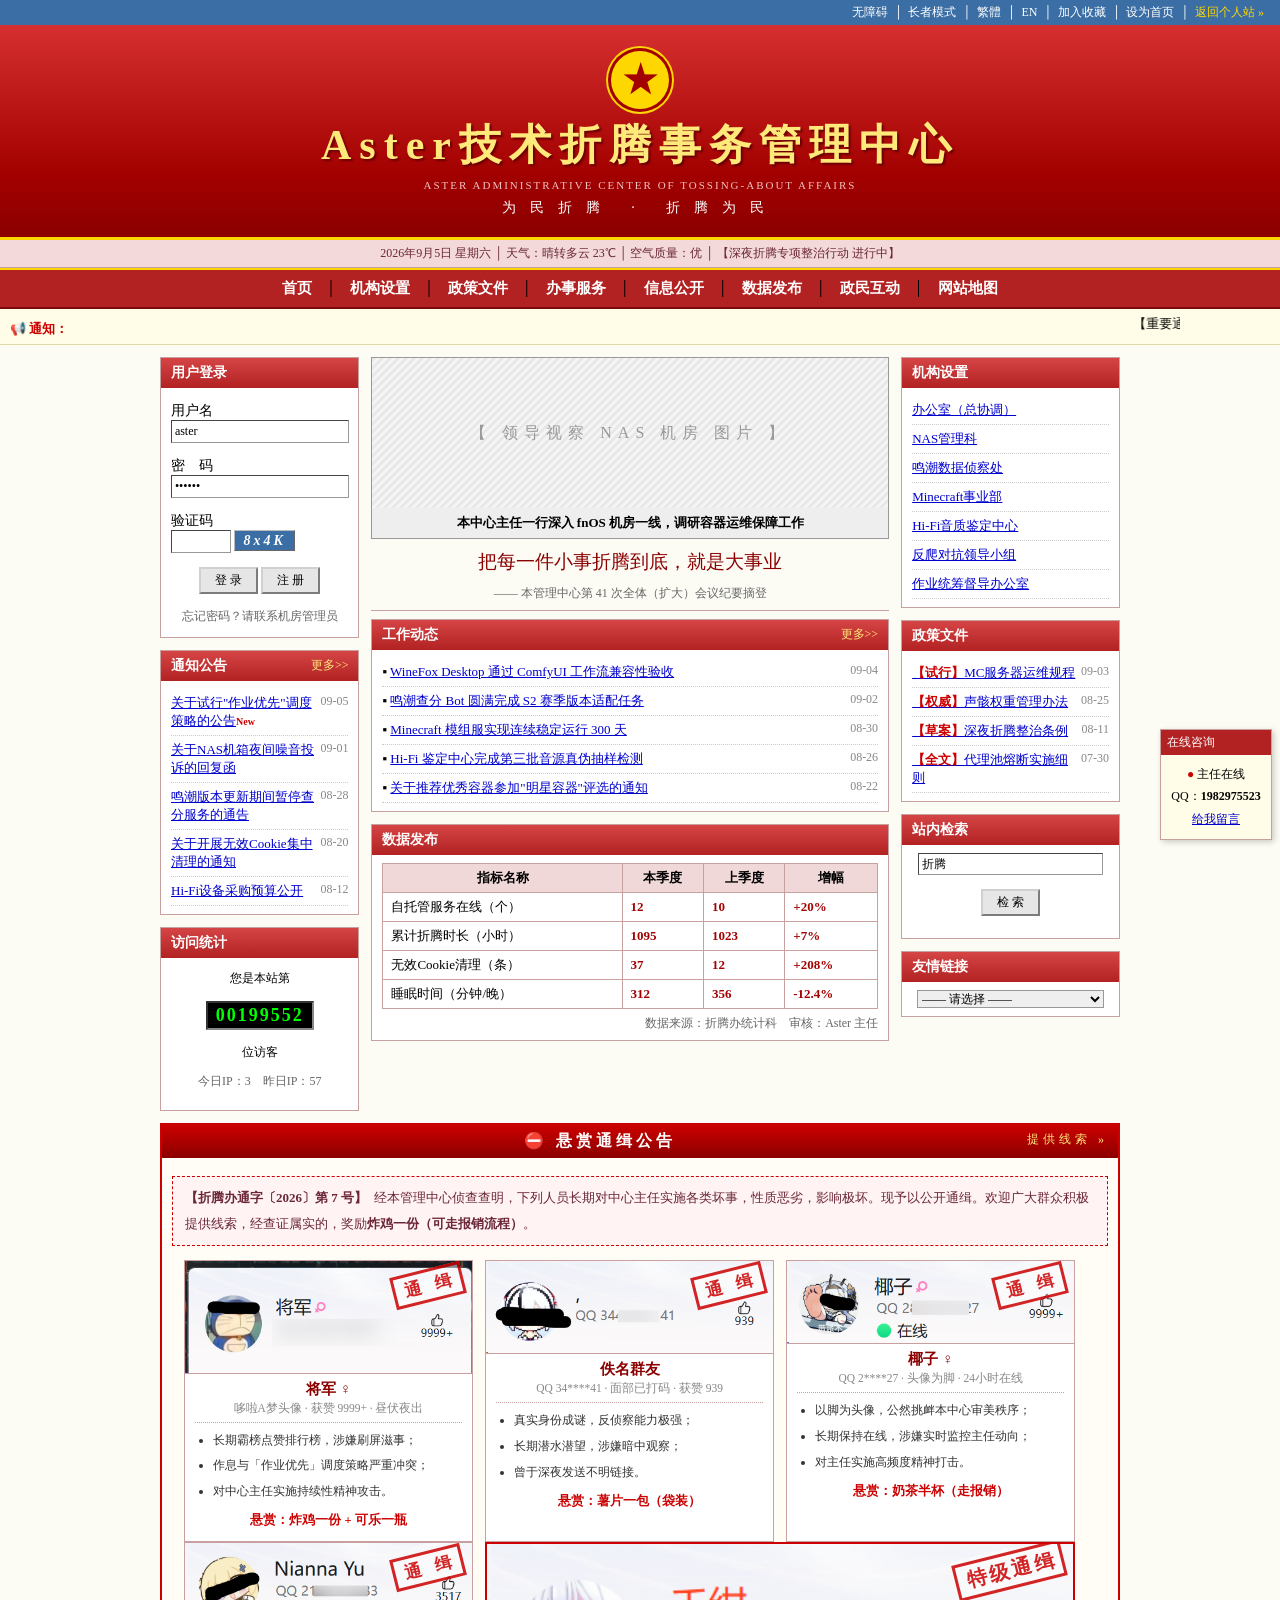
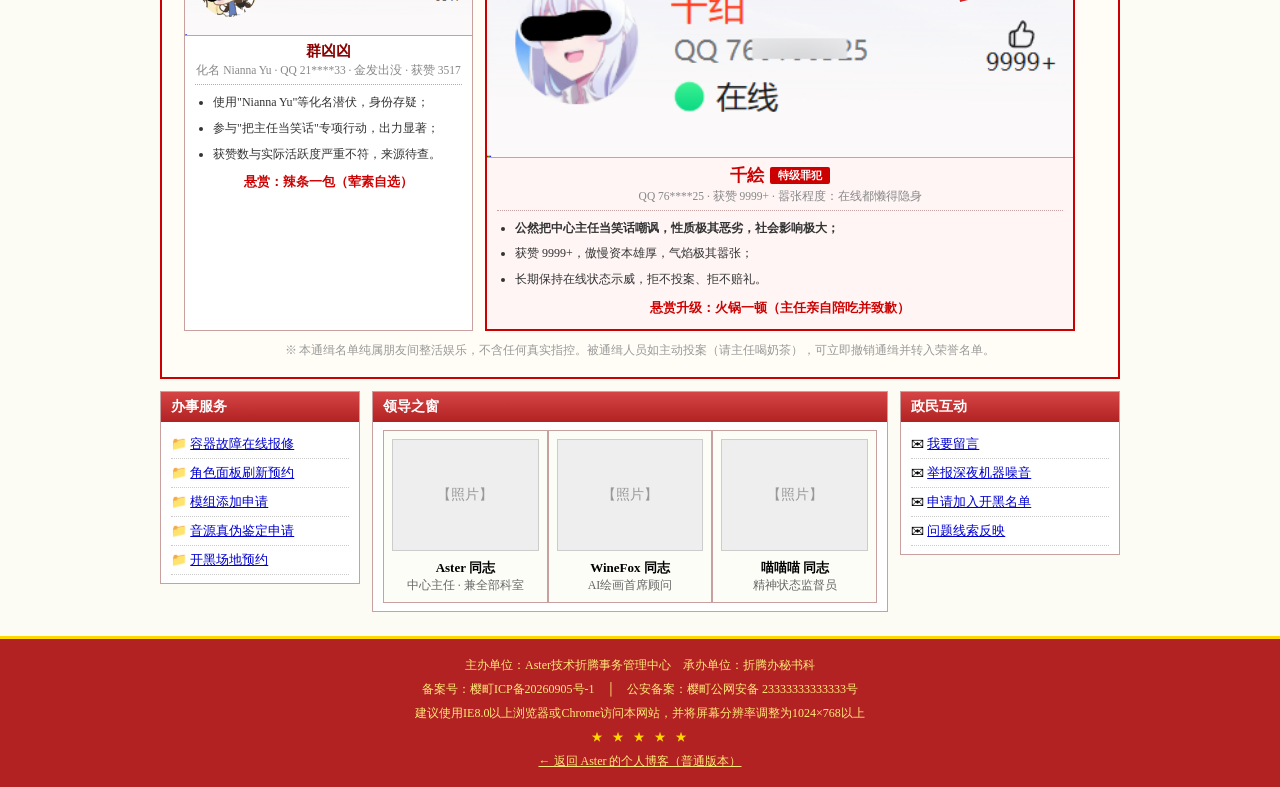
<file: gov.html>
<!DOCTYPE html>
<html lang="zh-CN">
<head>
  <link rel="icon" href="data:image/svg+xml,%3Csvg xmlns='http://www.w3.org/2000/svg' viewBox='0 0 32 32'%3E%3Crect width='32' height='32' fill='%23A90329'/%3E%3Ctext x='16' y='23' font-size='18' text-anchor='middle' fill='%23FFDE00'>%E5%8D%8F</text%3E%3C/svg%3E">
<meta charset="UTF-8">
<title>Aster技术折腾事务管理中心 - 欢迎您！</title>
<style>
  body { background:#FCFCF5; font-family:"宋体","SimSun",serif; font-size:14px; color:#000; margin:0; }
  a { color:#0000CE; text-decoration:underline; }
  a:visited { color:#551A8B; }
  a:hover { color:#CC0000; }
  .topbar { background:#3A6EA5; color:#fff; font-size:12px; padding:4px 10px; text-align:right; }
  .topbar a { color:#fff; text-decoration:none; margin:0 6px; }
  .header { background:linear-gradient(180deg,#D63030 0%,#A30000 70%,#8B0000 100%); text-align:center; padding:26px 10px 20px; border-bottom:3px solid #FFD700; }
  .emblem { width:58px; height:58px; margin:0 auto 8px; background:#FFD700; border-radius:50%; line-height:58px; font-size:34px; color:#A30000; font-weight:bold; font-family:"黑体"; box-shadow:0 0 0 3px #A30000, 0 0 0 5px #FFD700; }
  .sitetitle { font-family:"楷体","KaiTi",serif; font-size:42px; font-weight:bold; color:#FFE97A; letter-spacing:8px; text-shadow:2px 2px 2px #6B0000; }
  .siteen { color:#F0C0C0; font-size:11px; letter-spacing:2px; margin-top:6px; font-family:"Times New Roman",serif; }
  .slogan { color:#FFF; font-size:14px; margin-top:8px; letter-spacing:14px; font-family:"楷体"; }
  .dateline { background:#F3D9D9; border-bottom:1px solid #C9A0A0; font-size:12px; color:#6B2737; padding:5px 10px; text-align:center; }
  .navbar { background:#B22222; text-align:center; padding:0; border-top:2px solid #FFD700; border-bottom:2px solid #7B0B0B; }
  .navbar td { padding:9px 0; }
  .navbar a { color:#FFF; text-decoration:none; font-size:15px; font-weight:bold; font-family:"黑体"; margin:0 14px; }
  .navbar a:hover { color:#FFD700; }
  .marqueebar { background:#FFFDE7; border-bottom:1px solid #E0D9A8; padding:6px 10px; font-size:13px; }
  .marqueebar b { color:#CC0000; }
  .layout { width:960px; margin:12px auto; }
  .col { vertical-align:top; }
  .box { border:1px solid #C9A0A0; margin-bottom:12px; background:#FFF; }
  .box-h { background:linear-gradient(180deg,#D64545,#B22222); color:#FFF; font-family:"黑体"; font-size:14px; font-weight:bold; padding:6px 10px; text-align:left; }
  .box-h .more { float:right; font-size:12px; font-weight:normal; font-family:"宋体"; }
  .box-h .more a { color:#FFE97A; text-decoration:none; }
  .box-b { padding:8px 10px; }
  .newslist { list-style:none; margin:0; padding:0; }
  .newslist li { padding:5px 0; border-bottom:1px dotted #CCC; font-size:13px; }
  .newslist li span.date { float:right; color:#888; font-size:12px; }
  .redtag { color:#CC0000; font-weight:bold; }
  .new { color:#CC0000; font-size:10px; font-weight:bold; animation:blink 1s steps(1) infinite; }
  @keyframes blink { 50% { opacity:0; } }
  .loginbox { width:90%; margin:6px auto; }
  .loginbox input[type=text], .loginbox input[type=password] { width:100%; border:1px inset #999; background:#FFF; font-size:12px; padding:3px; box-sizing:border-box; font-family:"宋体"; }
  .btn { border:2px outset #D0D0D0; background:#E6E6E6; font-size:12px; font-family:"宋体"; padding:3px 14px; cursor:pointer; }
  .btn:active { border-style:inset; }
  .captcha { border:1px outset #BBB; background:#3A6EA5; color:#FFF; font-family:"Times New Roman"; font-style:italic; font-weight:bold; letter-spacing:3px; padding:2px 8px; font-size:14px; user-select:none; }
  .imgbox { border:1px solid #999; background:#EEE; text-align:center; padding:0; }
  .imgbox .ph { height:150px; line-height:150px; color:#999; font-size:16px; letter-spacing:6px; background:linear-gradient(135deg,#E8E8E8 25%,#F5F5F5 25%,#F5F5F5 50%,#E8E8E8 50%,#E8E8E8 75%,#F5F5F5 75%); background-size:8px 8px; }
  .headline { font-family:"黑体"; font-size:19px; text-align:center; color:#8B0000; margin:10px 0; }
  .subhead { text-align:center; font-size:12px; color:#666; border-bottom:1px solid #C9A0A0; padding-bottom:8px; margin-bottom:8px; }
  .dataTable { border-collapse:collapse; width:100%; font-size:13px; background:#FFF; }
  .dataTable th { background:#F0D8D8; border:1px solid #C9A0A0; padding:5px; font-family:"黑体"; }
  .dataTable td { border:1px solid #C9A0A0; padding:5px 8px; }
  .dataTable td.num { font-family:"Times New Roman",serif; color:#A30000; font-weight:bold; }
  .leaderbox { width:31%; border:1px solid #C9A0A0; background:#FDFDF8; text-align:center; vertical-align:top; padding-bottom:8px; }
  .leaderph { height:110px; margin:8px; line-height:110px; color:#999; background:#EEE; border:1px solid #CCC; }
  .leadername { font-family:"黑体"; font-size:13px; font-weight:bold; }
  .leadertitle { font-size:12px; color:#666; }
  .counter { font-family:"Times New Roman",serif; font-size:18px; color:#CC0000; font-weight:bold; letter-spacing:2px; background:#000; color:#0F0; padding:2px 8px; border:2px inset #888; display:inline-block; }
  .footer { background:#B22222; color:#FFE97A; text-align:center; font-size:12px; padding:14px 10px; line-height:2; border-top:3px solid #FFD700; }
  .footer a { color:#FFE97A; }
  .friendlink { width:95%; border:1px solid #999; font-size:12px; font-family:"宋体"; }
  .wanted-box { border:2px solid #CC0000; background:#FFFDF5; }
  .wanted-box .box-h { background:linear-gradient(180deg,#CC0000,#8B0000); font-size:16px; letter-spacing:4px; text-align:center; }
  .wanted-notice { font-size:13px; line-height:2; color:#6B2737; background:#FFF3F3; border:1px dashed #CC0000; padding:8px 12px; margin:10px 0 14px; }
  .wanted-grid { width:100%; border-collapse:separate; border-spacing:12px 0; }
  .wanted-card { width:33%; border:1px solid #C9A0A0; background:#FFF; vertical-align:top; padding-bottom:10px; }
  .wanted-photo { position:relative; border-bottom:1px solid #C9A0A0; overflow:hidden; background:#FFF; }
  .wanted-photo img { width:100%; display:block; }
  .wanted-stamp {
    position:absolute; right:8px; top:8px;
    border:3px solid #CC0000; color:#CC0000;
    font-family:"黑体"; font-weight:bold; font-size:17px; letter-spacing:5px;
    padding:2px 4px 2px 9px;
    transform:rotate(-14deg);
    opacity:.85;
    background:rgba(255,255,255,.55);
  }
  .wanted-name { font-family:"黑体"; font-size:15px; font-weight:bold; text-align:center; color:#8B0000; padding:6px 0 2px; }
  .wanted-trait { font-size:11.5px; color:#888; text-align:center; border-bottom:1px dotted #C9A0A0; padding-bottom:6px; margin:0 10px 6px; }
  .wanted-crime { font-size:12px; line-height:1.9; color:#333; margin:0 12px; padding-left:16px; }
  .wanted-crime li { margin-bottom:3px; }
  .wanted-reward { text-align:center; font-size:12.5px; color:#CC0000; font-weight:bold; padding:6px 0 2px; }
  .wanted-disclaimer { font-size:11.5px; color:#999; text-align:center; margin-top:12px; }
  .wanted-card.super { border:2px solid #CC0000; background:#FFF5F5; }
  .wanted-stamp.super {
    font-size:20px; letter-spacing:3px;
    animation:stamp-pulse 1s steps(2) infinite;
  }
  @keyframes stamp-pulse { 50% { opacity:.35; } }
  .wanted-name.super { color:#CC0000; font-size:17px; }
  .wanted-tag { display:inline-block; background:#CC0000; color:#FFF; font-size:11px; font-family:"黑体"; padding:1px 8px; border-radius:2px; margin-left:6px; vertical-align:2px; }
  .float-consult { position:fixed; right:8px; bottom:60px; width:110px; border:1px solid #C9A0A0; background:#FFFDE7; font-size:12px; box-shadow:2px 2px 6px rgba(0,0,0,.2); }
  .float-consult .fc-h { background:#B22222; color:#FFF; padding:4px 6px; font-family:"黑体"; font-size:12px; }
  .float-consult .fc-b { padding:8px; text-align:center; line-height:1.9; }
  .backblog { position:fixed; left:8px; bottom:60px; }
  .star-row { color:#FFD700; font-size:12px; letter-spacing:3px; }
</style>
</head>
<body>

<div class="topbar">
  <a href="javascript:alert('无障碍功能建设中，请耐心等待');">无障碍</a>│<a href="javascript:alert('长者模式建设中');">长者模式</a>│<a href="javascript:alert('繁體版建設中');">繁體</a>│<a href="javascript:alert('Under construction');">EN</a>│<a href="javascript:window.external.AddFavorite(location.href,document.title);void(0);">加入收藏</a>│<a href="javascript:document.body.style.behavior='url(#default#homepage)';">设为首页</a>│<a href="index.html" style="color:#FFD700">返回个人站 »</a>
</div>

<div class="header">
  <div class="emblem">★</div>
  <div class="sitetitle">Aster技术折腾事务管理中心</div>
  <div class="siteen">ASTER ADMINISTRATIVE CENTER OF TOSSING-ABOUT AFFAIRS</div>
  <div class="slogan">为民折腾 · 折腾为民</div>
</div>

<div class="dateline">
  2026年9月5日&nbsp;星期六&nbsp;│&nbsp;天气：晴转多云&nbsp;23℃&nbsp;│&nbsp;空气质量：优&nbsp;│&nbsp;【深夜折腾专项整治行动 进行中】
</div>

<table class="navbar" width="100%" cellpadding="0" cellspacing="0">
  <tr>
    <td>
      <a href="#">首页</a>│<a href="#">机构设置</a>│<a href="#">政策文件</a>│<a href="#">办事服务</a>│<a href="#">信息公开</a>│<a href="#">数据发布</a>│<a href="#">政民互动</a>│<a href="#">网站地图</a>
    </td>
  </tr>
</table>

<div class="marqueebar">
  <b>📢 通知：</b>
  <marquee scrollamount="4" width="88%">【重要通知】关于开展2026年度深夜折腾专项整治工作的通知　　【公示】2026年第三季度声骸权重调整听证会结果已公布　　【表彰】关于授予WineFox项目组"年度攻坚先进集体"称号的决定</marquee>
</div>

<div class="layout">
<table width="100%" cellpadding="0" cellspacing="0">
<tr>

<td class="col" width="200">
  <div class="box">
    <div class="box-h">用户登录</div>
    <div class="loginbox">
      <p>用户名<br><input type="text" value="aster"></p>
      <p>密　码<br><input type="password" value="114514"></p>
      <p>验证码<br><input type="text" style="width:60px"> <span class="captcha">8x4K</span></p>
      <p style="text-align:center">
        <button class="btn">登 录</button>
        <button class="btn">注 册</button>
      </p>
      <p style="font-size:12px;color:#666;text-align:center">忘记密码？请联系机房管理员</p>
    </div>
  </div>

  <div class="box">
    <div class="box-h">通知公告<div class="more"><a href="#">更多&gt;&gt;</a></div></div>
    <div class="box-b">
      <ul class="newslist">
        <li><span class="date">09-05</span><a href="#">关于试行"作业优先"调度策略的公告</a><span class="new">New</span></li>
        <li><span class="date">09-01</span><a href="#">关于NAS机箱夜间噪音投诉的回复函</a></li>
        <li><span class="date">08-28</span><a href="#">鸣潮版本更新期间暂停查分服务的通告</a></li>
        <li><span class="date">08-20</span><a href="#">关于开展无效Cookie集中清理的通知</a></li>
        <li><span class="date">08-12</span><a href="#">Hi-Fi设备采购预算公开</a></li>
      </ul>
    </div>
  </div>

  <div class="box">
    <div class="box-h">访问统计</div>
    <div class="box-b" style="text-align:center">
      <p style="font-size:12px;margin:4px 0">您是本站第</p>
      <p><span class="counter">00199552</span></p>
      <p style="font-size:12px;margin:4px 0">位访客</p>
      <p style="font-size:12px;color:#666">今日IP：3　昨日IP：57</p>
    </div>
  </div>
</td>

<td class="col" width="520" style="padding:0 12px">
  <div class="imgbox">
    <div class="ph">【 领导视察 NAS 机房 图片 】</div>
    <div style="padding:6px;font-size:13px"><b>本中心主任一行深入 fnOS 机房一线，调研容器运维保障工作</b></div>
  </div>

  <div class="headline">把每一件小事折腾到底，就是大事业</div>
  <div class="subhead">—— 本管理中心第 41 次全体（扩大）会议纪要摘登</div>

  <div class="box">
    <div class="box-h">工作动态<div class="more"><a href="#">更多&gt;&gt;</a></div></div>
    <div class="box-b">
      <ul class="newslist">
        <li>▪ <a href="#">WineFox Desktop 通过 ComfyUI 工作流兼容性验收</a><span class="date">09-04</span></li>
        <li>▪ <a href="#">鸣潮查分 Bot 圆满完成 S2 赛季版本适配任务</a><span class="date">09-02</span></li>
        <li>▪ <a href="#">Minecraft 模组服实现连续稳定运行 300 天</a><span class="date">08-30</span></li>
        <li>▪ <a href="#">Hi-Fi 鉴定中心完成第三批音源真伪抽样检测</a><span class="date">08-26</span></li>
        <li>▪ <a href="#">关于推荐优秀容器参加"明星容器"评选的通知</a><span class="date">08-22</span></li>
      </ul>
    </div>
  </div>

  <div class="box">
    <div class="box-h">数据发布</div>
    <div class="box-b">
      <table class="dataTable">
        <tr><th>指标名称</th><th>本季度</th><th>上季度</th><th>增幅</th></tr>
        <tr><td>自托管服务在线（个）</td><td class="num">12</td><td class="num">10</td><td class="num">+20%</td></tr>
        <tr><td>累计折腾时长（小时）</td><td class="num">1095</td><td class="num">1023</td><td class="num">+7%</td></tr>
        <tr><td>无效Cookie清理（条）</td><td class="num">37</td><td class="num">12</td><td class="num">+208%</td></tr>
        <tr><td>睡眠时间（分钟/晚）</td><td class="num">312</td><td class="num">356</td><td class="num">-12.4%</td></tr>
      </table>
      <p style="font-size:12px;color:#666;text-align:right;margin:6px 0 0">数据来源：折腾办统计科　审核：Aster 主任</p>
    </div>
  </div>
</td>

<td class="col" width="220">
  <div class="box">
    <div class="box-h">机构设置</div>
    <div class="box-b">
      <ul class="newslist">
        <li><a href="#">办公室（总协调）</a></li>
        <li><a href="#">NAS管理科</a></li>
        <li><a href="#">鸣潮数据侦察处</a></li>
        <li><a href="#">Minecraft事业部</a></li>
        <li><a href="#">Hi-Fi音质鉴定中心</a></li>
        <li><a href="#">反爬对抗领导小组</a></li>
        <li><a href="#">作业统筹督导办公室</a></li>
      </ul>
    </div>
  </div>

  <div class="box">
    <div class="box-h">政策文件</div>
    <div class="box-b">
      <ul class="newslist">
        <li><span class="date">09-03</span><a href="#"><span class="redtag">【试行】</span>MC服务器运维规程</a></li>
        <li><span class="date">08-25</span><a href="#"><span class="redtag">【权威】</span>声骸权重管理办法</a></li>
        <li><span class="date">08-11</span><a href="#"><span class="redtag">【草案】</span>深夜折腾整治条例</a></li>
        <li><span class="date">07-30</span><a href="#"><span class="redtag">【全文】</span>代理池熔断实施细则</a></li>
      </ul>
    </div>
  </div>

  <div class="box">
    <div class="box-h">站内检索</div>
    <div class="box-b" style="text-align:center">
      <input type="text" style="width:90%;border:1px inset #999;padding:3px;font-size:12px" value="折腾">
      <p><button class="btn">检 索</button></p>
    </div>
  </div>

  <div class="box">
    <div class="box-h">友情链接</div>
    <div class="box-b" style="text-align:center">
      <select class="friendlink">
        <option>—— 请选择 ——</option>
        <option>库街区（KuroBBS）</option>
        <option>飞牛 fnOS 官网</option>
        <option>Minecraft 中文维基</option>
        <option>Wuthering.gg 数据站</option>
        <option>Bilibili 说明书管理处</option>
      </select>
    </div>
  </div>
</td>

</tr>
</table>

<div class="wanted-box" style="margin-bottom:12px">
  <div class="box-h">⛔ 悬赏通缉公告<div class="more"><a href="contact.html">提供线索 »</a></div></div>
  <div class="box-b">
    <div class="wanted-notice">
      <b>【折腾办通字〔2026〕第 7 号】</b>&nbsp;&nbsp;经本管理中心侦查查明，下列人员长期对中心主任实施各类坏事，性质恶劣，影响极坏。现予以公开通缉。欢迎广大群众积极提供线索，经查证属实的，奖励<b>炸鸡一份（可走报销流程）</b>。
    </div>
    <table class="wanted-grid" width="100%" cellpadding="0" cellspacing="0"><tr>
      <td class="wanted-card">
        <div class="wanted-photo"><img src="assets/images/wanted-jiangjun.png" alt="通缉犯 将军"><span class="wanted-stamp">通 缉</span></div>
        <div class="wanted-name">将军 ♀</div>
        <div class="wanted-trait">哆啦A梦头像 · 获赞 9999+ · 昼伏夜出</div>
        <ul class="wanted-crime">
          <li>长期霸榜点赞排行榜，涉嫌刷屏滋事；</li>
          <li>作息与「作业优先」调度策略严重冲突；</li>
          <li>对中心主任实施持续性精神攻击。</li>
        </ul>
        <div class="wanted-reward">悬赏：炸鸡一份 + 可乐一瓶</div>
      </td>
      <td class="wanted-card">
        <div class="wanted-photo"><img src="assets/images/wanted-mystery.png" alt="通缉犯 佚名群友"><span class="wanted-stamp">通 缉</span></div>
        <div class="wanted-name">佚名群友</div>
        <div class="wanted-trait">QQ 34****41 · 面部已打码 · 获赞 939</div>
        <ul class="wanted-crime">
          <li>真实身份成谜，反侦察能力极强；</li>
          <li>长期潜水潜望，涉嫌暗中观察；</li>
          <li>曾于深夜发送不明链接。</li>
        </ul>
        <div class="wanted-reward">悬赏：薯片一包（袋装）</div>
      </td>
      <td class="wanted-card">
        <div class="wanted-photo"><img src="assets/images/wanted-yezi.png" alt="通缉犯 椰子"><span class="wanted-stamp">通 缉</span></div>
        <div class="wanted-name">椰子 ♀</div>
        <div class="wanted-trait">QQ 2****27 · 头像为脚 · 24小时在线</div>
        <ul class="wanted-crime">
          <li>以脚为头像，公然挑衅本中心审美秩序；</li>
          <li>长期保持在线，涉嫌实时监控主任动向；</li>
          <li>对主任实施高频度精神打击。</li>
        </ul>
        <div class="wanted-reward">悬赏：奶茶半杯（走报销）</div>
      </td>
    </tr><tr>
      <td class="wanted-card">
        <div class="wanted-photo"><img src="assets/images/wanted-qunxiongxiong.png" alt="通缉犯 群凶凶"><span class="wanted-stamp">通 缉</span></div>
        <div class="wanted-name">群凶凶</div>
        <div class="wanted-trait">化名 Nianna Yu · QQ 21****33 · 金发出没 · 获赞 3517</div>
        <ul class="wanted-crime">
          <li>使用"Nianna Yu"等化名潜伏，身份存疑；</li>
          <li>参与"把主任当笑话"专项行动，出力显著；</li>
          <li>获赞数与实际活跃度严重不符，来源待查。</li>
        </ul>
        <div class="wanted-reward">悬赏：辣条一包（荤素自选）</div>
      </td>
      <td class="wanted-card super" colspan="2">
        <div class="wanted-photo"><img src="assets/images/wanted-qianhui.png" alt="特级通缉犯 千絵"><span class="wanted-stamp super">特级通缉</span></div>
        <div class="wanted-name super">千絵<span class="wanted-tag">特级罪犯</span></div>
        <div class="wanted-trait">QQ 76****25 · 获赞 9999+ · 嚣张程度：在线都懒得隐身</div>
        <ul class="wanted-crime">
          <li><b>公然把中心主任当笑话嘲讽，性质极其恶劣，社会影响极大；</b></li>
          <li>获赞 9999+，傲慢资本雄厚，气焰极其嚣张；</li>
          <li>长期保持在线状态示威，拒不投案、拒不赔礼。</li>
        </ul>
        <div class="wanted-reward">悬赏升级：火锅一顿（主任亲自陪吃并致歉）</div>
      </td>
      <td></td>
    </tr></table>
    <p class="wanted-disclaimer">※ 本通缉名单纯属朋友间整活娱乐，不含任何真实指控。被通缉人员如主动投案（请主任喝奶茶），可立即撤销通缉并转入荣誉名单。</p>
  </div>
</div>

<table width="100%" cellpadding="0" cellspacing="0">
  <tr>
    <td class="col" width="200" style="vertical-align:top">
      <div class="box">
        <div class="box-h">办事服务</div>
        <div class="box-b">
          <ul class="newslist">
            <li>📁 <a href="#">容器故障在线报修</a></li>
            <li>📁 <a href="#">角色面板刷新预约</a></li>
            <li>📁 <a href="#">模组添加申请</a></li>
            <li>📁 <a href="#">音源真伪鉴定申请</a></li>
            <li>📁 <a href="#">开黑场地预约</a></li>
          </ul>
        </div>
      </div>
    </td>
    <td class="col" style="padding:0 12px;vertical-align:top">
      <div class="box">
        <div class="box-h">领导之窗</div>
        <div class="box-b">
          <table width="100%" cellpadding="0" cellspacing="0"><tr>
            <td class="leaderbox">
              <div class="leaderph">【照片】</div>
              <div class="leadername">Aster 同志</div>
              <div class="leadertitle">中心主任 · 兼全部科室</div>
            </td>
            <td class="leaderbox">
              <div class="leaderph">【照片】</div>
              <div class="leadername">WineFox 同志</div>
              <div class="leadertitle">AI绘画首席顾问</div>
            </td>
            <td class="leaderbox">
              <div class="leaderph">【照片】</div>
              <div class="leadername">喵喵喵 同志</div>
              <div class="leadertitle">精神状态监督员</div>
            </td>
          </tr></table>
        </div>
      </div>
    </td>
    <td class="col" width="220" style="vertical-align:top">
      <div class="box">
        <div class="box-h">政民互动</div>
        <div class="box-b">
          <ul class="newslist">
            <li>✉ <a href="#">我要留言</a></li>
            <li>✉ <a href="#">举报深夜机器噪音</a></li>
            <li>✉ <a href="#">申请加入开黑名单</a></li>
            <li>✉ <a href="#">问题线索反映</a></li>
          </ul>
        </div>
      </div>
    </td>
  </tr>
</table>
</div>

<div class="footer">
  主办单位：Aster技术折腾事务管理中心　承办单位：折腾办秘书科<br>
  备案号：樱町ICP备20260905号-1　│　公安备案：樱町公网安备 23333333333333号<br>
  建议使用IE8.0以上浏览器或Chrome访问本网站，并将屏幕分辨率调整为1024×768以上<br>
  <span class="star-row">★ ★ ★ ★ ★</span><br>
  <a href="index.html">← 返回 Aster 的个人博客（普通版本）</a>
</div>

<div class="float-consult">
  <div class="fc-h">在线咨询</div>
  <div class="fc-b">
    <span style="color:#CC0000;font-weight:bold">●</span> 主任在线<br>
    QQ：<b>1982975523</b><br>
    <a href="contact.html">给我留言</a>
  </div>
</div>

</body>
</html>
</file>
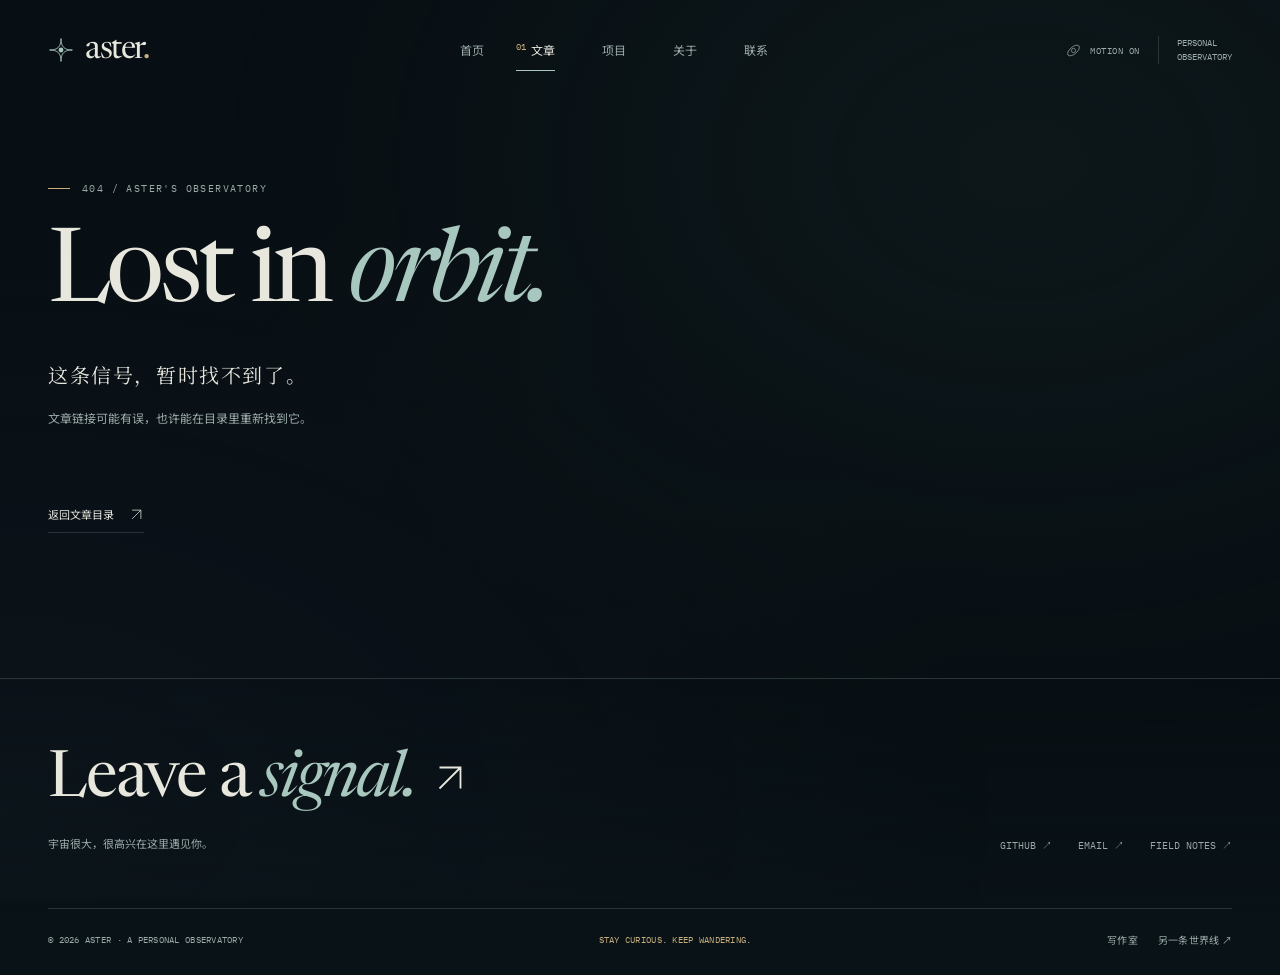
<file: post.html>
<!doctype html>
<html lang="zh-CN">
<head>
  <meta charset="utf-8">
  <meta name="viewport" content="width=device-width, initial-scale=1">
  <meta name="theme-color" content="#080f14">
  <meta name="description" content="Aster 的私人观测站。技术、声音与微小的发现：NAS、Docker、AI、游戏 Bot、Hi-Fi，还有一点幻想乡。">
  <title>文章 · Aster</title>
  <link rel="icon" href="assets/observatory/mark.svg" type="image/svg+xml">
  <link rel="stylesheet" href="assets/observatory/observatory.css?v=7">
  <link rel="stylesheet" href="assets/observatory/fonts.css" media="print" onload="this.media='all'">
  <noscript><link rel="stylesheet" href="assets/observatory/fonts.css"></noscript>
  <script defer src="assets/js/data.js?v=18"></script>
  <script defer src="assets/observatory/vendor/gsap.min.js"></script>
  <script defer src="assets/observatory/vendor/purify.min.js"></script>
  <script defer src="assets/observatory/quotes.js?v=2"></script>
  <script defer src="assets/observatory/site.js?v=7"></script>
</head>
<body data-page="post">
  <a class="skip-link" href="#main">跳到正文</a>
  <div class="visual-world" id="visual-world" aria-hidden="true" data-load-state="loading"><div class="world-fallback"><i></i><i></i><i></i><span>FORMING AN ORBIT</span></div></div>
  <div class="reading-progress" id="reading-progress" aria-hidden="true"></div>
  <div class="transition-rule" aria-hidden="true"></div>
  <header id="site-header">
    <div class="shell header-inner">
      <a class="brand" href="index.html" aria-label="Aster 首页">
        <svg class="brand-mark" viewBox="0 0 32 32" fill="none" aria-hidden="true"><path d="M16 2c0 10-4 14-14 14 10 0 14 4 14 14 0-10 4-14 14-14C20 16 16 12 16 2Z" stroke="currentColor" stroke-width="1.1"/><circle cx="16" cy="16" r="3" fill="currentColor"/></svg>
        <span class="brand-name">aster<i>.</i></span>
      </a>
      <nav class="navigation" id="navigation" aria-label="主要导航"><a href="index.html" data-nav="home"><small>00</small>首页</a>
<a href="blog.html" data-nav="blog"><small>01</small>文章</a>
<a href="projects.html" data-nav="projects"><small>02</small>项目</a>
<a href="about.html" data-nav="about"><small>03</small>关于</a>
<a href="contact.html" data-nav="contact"><small>04</small>联系</a></nav>
      <div class="header-tools">
        <button class="motion-button" id="motion-toggle" aria-pressed="false" aria-label="暂停动效"><svg class="motion-icon" viewBox="0 0 24 24" fill="none" stroke="currentColor" aria-hidden="true"><circle cx="12" cy="12" r="3"/><ellipse cx="12" cy="12" rx="10" ry="5" transform="rotate(-40 12 12)"/></svg><span id="motion-label">MOTION ON</span></button>
        <span class="header-edition">PERSONAL<br>OBSERVATORY</span>
        <button class="menu-button" id="menu-toggle" aria-controls="navigation" aria-expanded="false" aria-label="打开导航菜单"><span></span><span></span></button>
      </div>
    </div>
  </header>
  <main id="main"><div class="shell no-js-message"><h1>A field note.</h1><p>在无垠处，继续好奇。</p><noscript><p>请启用 JavaScript 阅读文章与探索观测站。</p><p><a href="poem/do-not-stand-at-my-grave/">阅读：不要在我的墓前哭泣</a> · <a href="https://github.com/XIAOKU2300">GitHub</a></p></noscript></div></main>
  <footer id="site-footer"></footer>
  <button class="back-top" id="back-top" aria-label="回到顶部"><svg viewBox="0 0 24 24" fill="none" stroke="currentColor" stroke-width="1.3" aria-hidden="true"><path d="M12 20V4m-6 6 6-6 6 6"/></svg></button>
  <div class="toast" id="toast" role="status" aria-live="polite"></div>
</body>
</html>
</file>
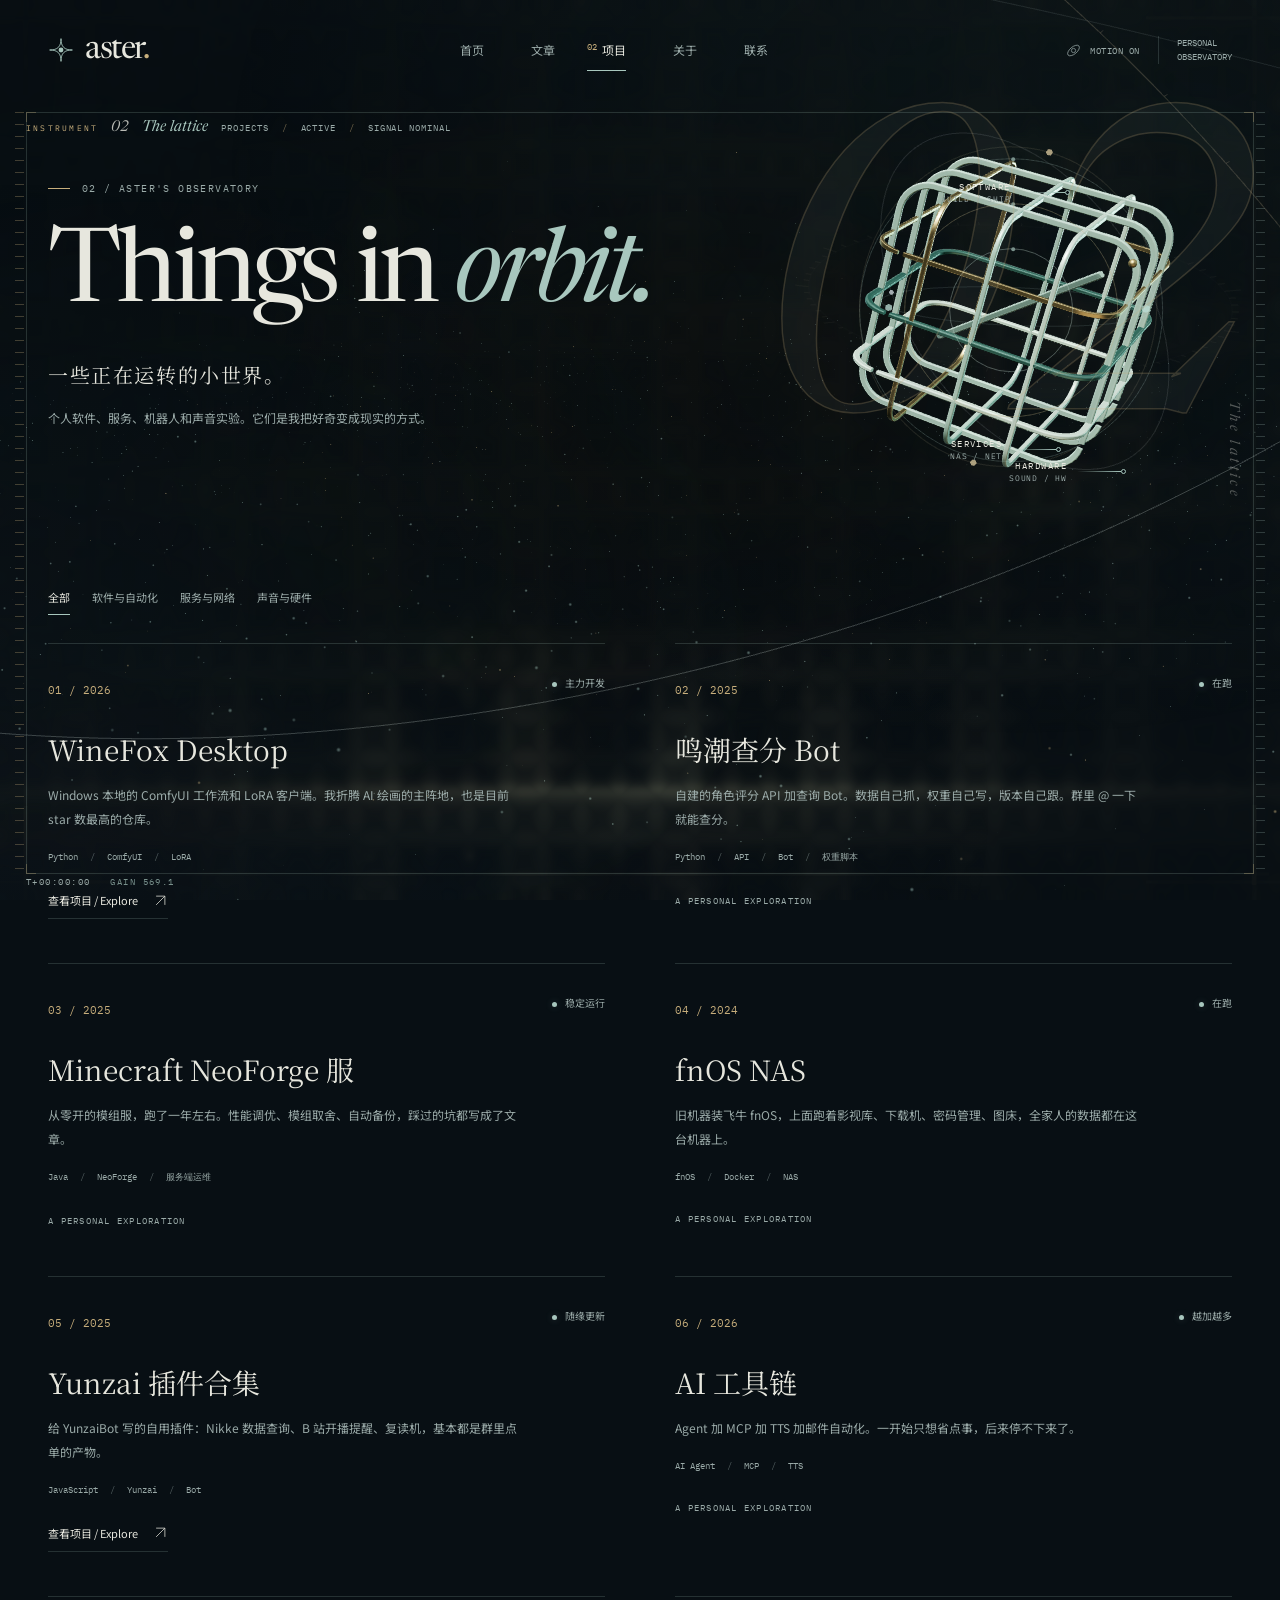
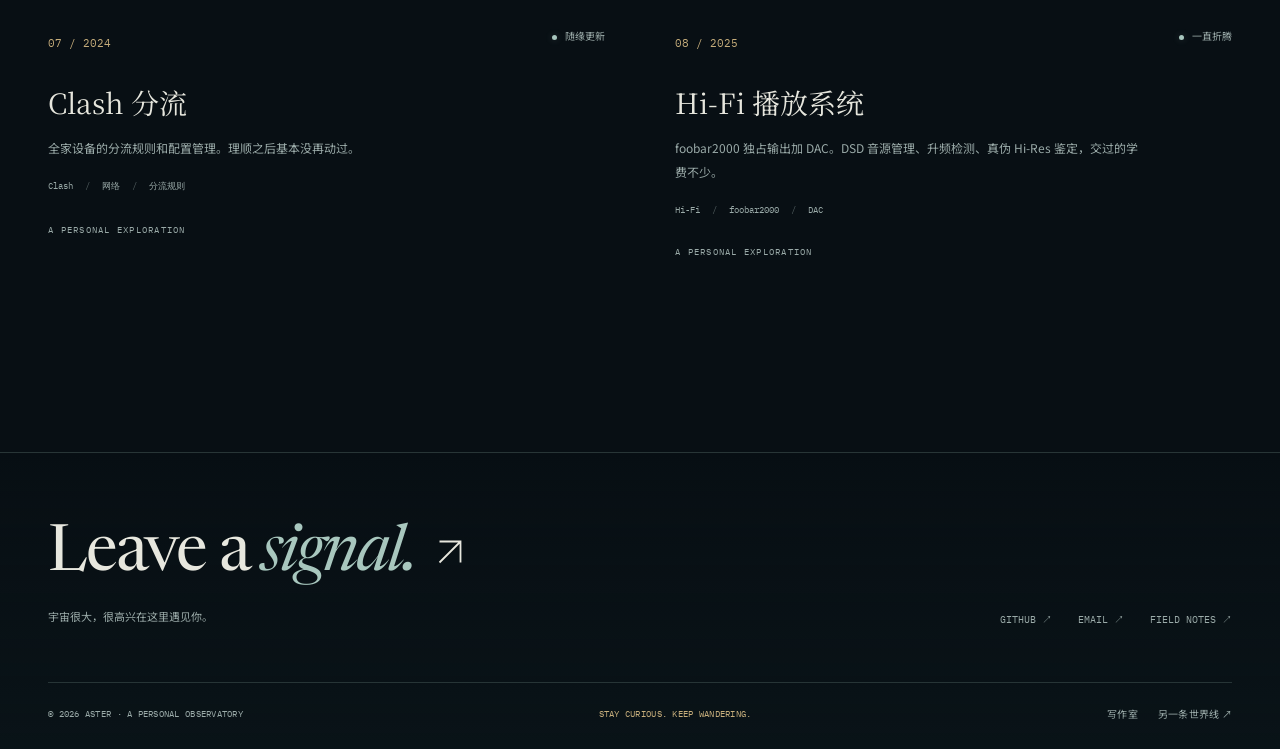
<file: projects.html>
<!doctype html>
<html lang="zh-CN">
<head>
  <meta charset="utf-8">
  <meta name="viewport" content="width=device-width, initial-scale=1">
  <meta name="theme-color" content="#080f14">
  <meta name="description" content="Aster 的私人观测站。技术、声音与微小的发现：NAS、Docker、AI、游戏 Bot、Hi-Fi，还有一点幻想乡。">
  <title>项目 · Things in orbit — Aster</title>
  <link rel="icon" href="assets/observatory/mark.svg" type="image/svg+xml">
  <link rel="stylesheet" href="assets/observatory/observatory.css?v=7">
  <link rel="stylesheet" href="assets/observatory/fonts.css" media="print" onload="this.media='all'">
  <noscript><link rel="stylesheet" href="assets/observatory/fonts.css"></noscript>
  <script defer src="assets/js/data.js?v=18"></script>
  <script defer src="assets/observatory/vendor/gsap.min.js"></script>
  <script defer src="assets/observatory/vendor/purify.min.js"></script>
  <script defer src="assets/observatory/quotes.js?v=2"></script>
  <script defer src="assets/observatory/site.js?v=7"></script>
</head>
<body data-page="projects">
  <a class="skip-link" href="#main">跳到正文</a>
  <div class="visual-world" id="visual-world" aria-hidden="true" data-load-state="loading"><div class="world-fallback"><i></i><i></i><i></i><span>FORMING AN ORBIT</span></div></div>
  <div class="reading-progress" id="reading-progress" aria-hidden="true"></div>
  <div class="transition-rule" aria-hidden="true"></div>
  <header id="site-header">
    <div class="shell header-inner">
      <a class="brand" href="index.html" aria-label="Aster 首页">
        <svg class="brand-mark" viewBox="0 0 32 32" fill="none" aria-hidden="true"><path d="M16 2c0 10-4 14-14 14 10 0 14 4 14 14 0-10 4-14 14-14C20 16 16 12 16 2Z" stroke="currentColor" stroke-width="1.1"/><circle cx="16" cy="16" r="3" fill="currentColor"/></svg>
        <span class="brand-name">aster<i>.</i></span>
      </a>
      <nav class="navigation" id="navigation" aria-label="主要导航"><a href="index.html" data-nav="home"><small>00</small>首页</a>
<a href="blog.html" data-nav="blog"><small>01</small>文章</a>
<a href="projects.html" data-nav="projects" class="active" aria-current="page"><small>02</small>项目</a>
<a href="about.html" data-nav="about"><small>03</small>关于</a>
<a href="contact.html" data-nav="contact"><small>04</small>联系</a></nav>
      <div class="header-tools">
        <button class="motion-button" id="motion-toggle" aria-pressed="false" aria-label="暂停动效"><svg class="motion-icon" viewBox="0 0 24 24" fill="none" stroke="currentColor" aria-hidden="true"><circle cx="12" cy="12" r="3"/><ellipse cx="12" cy="12" rx="10" ry="5" transform="rotate(-40 12 12)"/></svg><span id="motion-label">MOTION ON</span></button>
        <span class="header-edition">PERSONAL<br>OBSERVATORY</span>
        <button class="menu-button" id="menu-toggle" aria-controls="navigation" aria-expanded="false" aria-label="打开导航菜单"><span></span><span></span></button>
      </div>
    </div>
  </header>
  <main id="main"><div class="shell no-js-message"><h1>Things in orbit.</h1><p>在无垠处，继续好奇。</p><noscript><p>请启用 JavaScript 阅读文章与探索观测站。</p><p><a href="poem/do-not-stand-at-my-grave/">阅读：不要在我的墓前哭泣</a> · <a href="https://github.com/XIAOKU2300">GitHub</a></p></noscript></div></main>
  <footer id="site-footer"></footer>
  <button class="back-top" id="back-top" aria-label="回到顶部"><svg viewBox="0 0 24 24" fill="none" stroke="currentColor" stroke-width="1.3" aria-hidden="true"><path d="M12 20V4m-6 6 6-6 6 6"/></svg></button>
  <div class="toast" id="toast" role="status" aria-live="polite"></div>
</body>
</html>
</file>
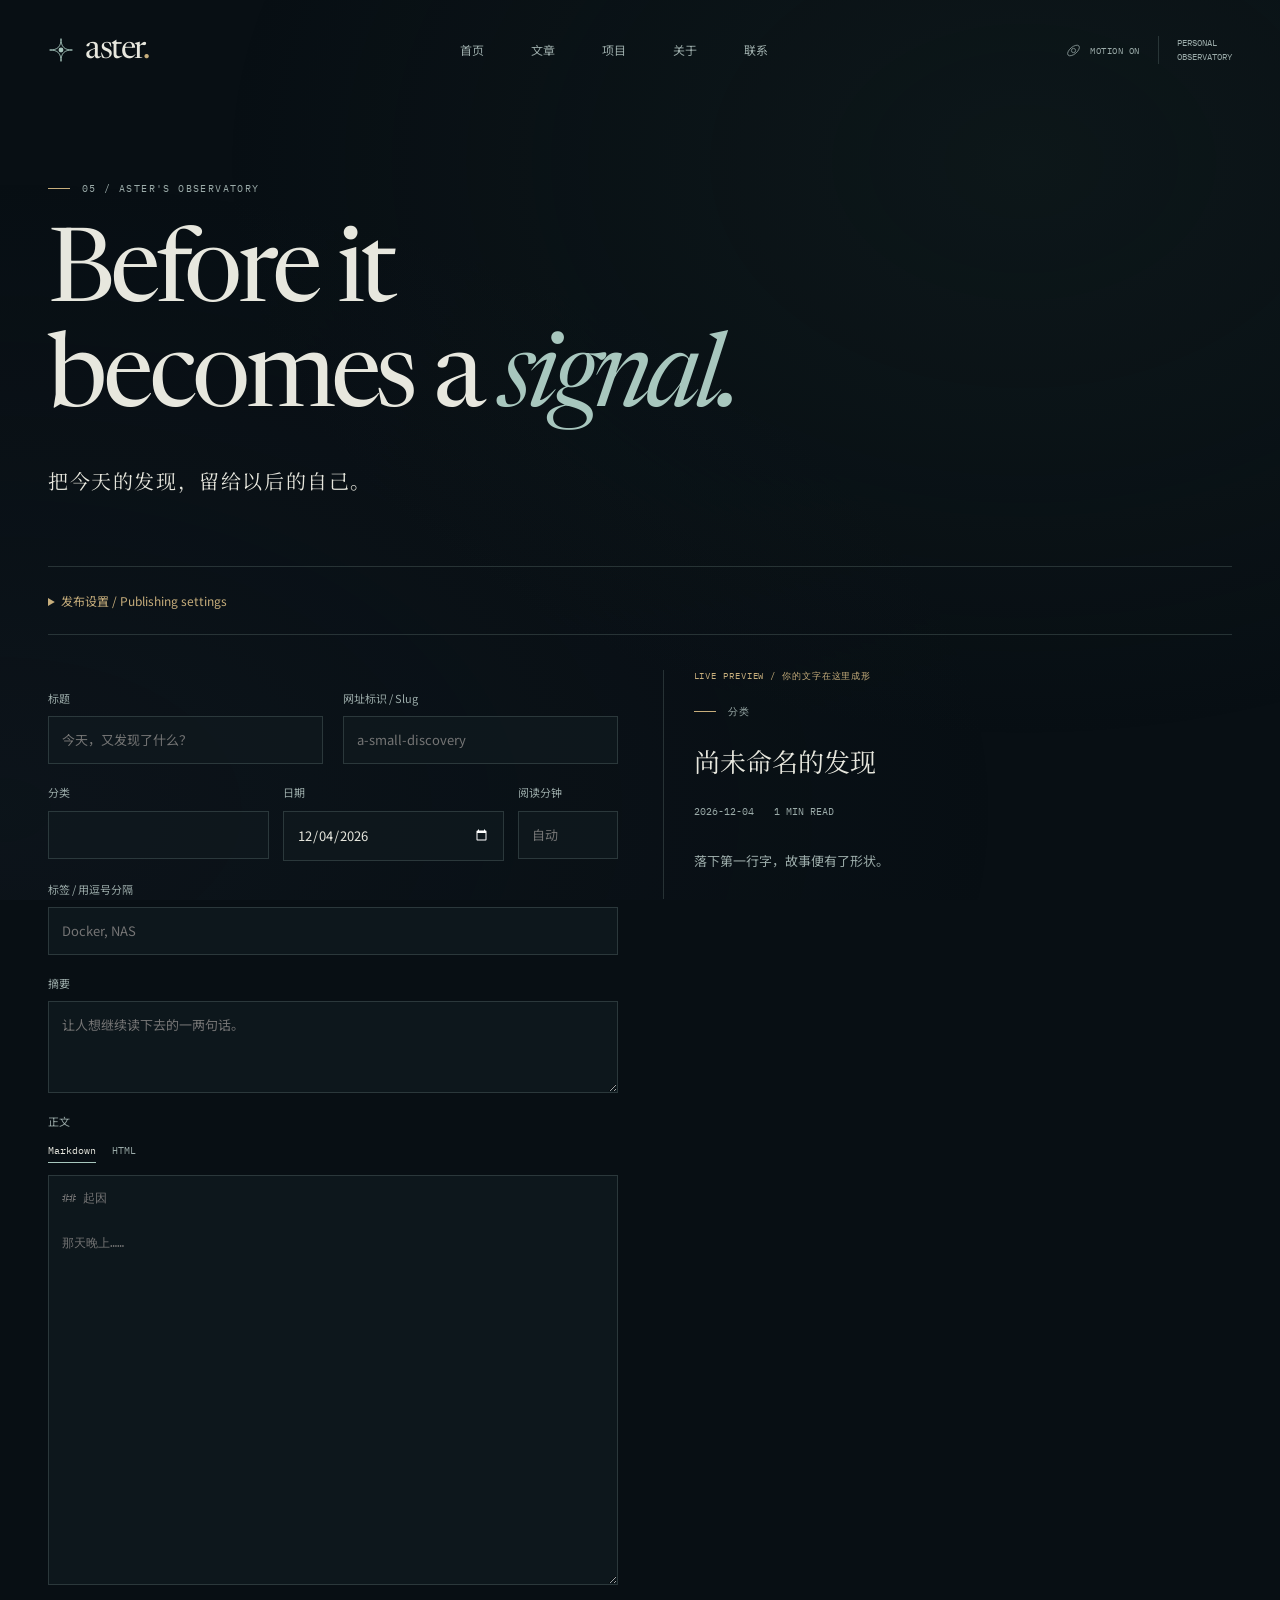
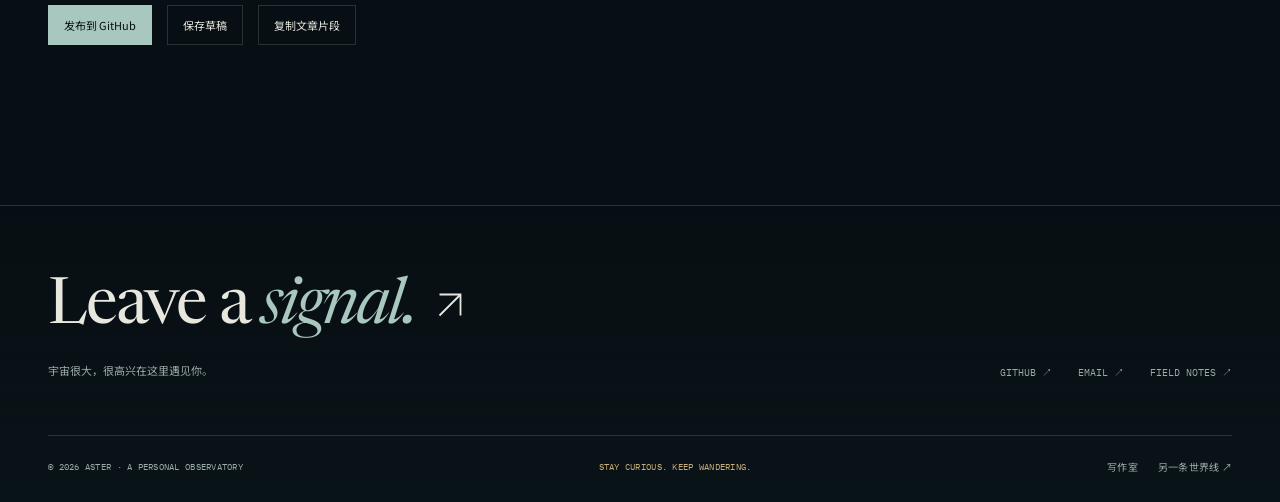
<file: write.html>
<!doctype html>
<html lang="zh-CN">
<head>
  <meta charset="utf-8">
  <meta name="viewport" content="width=device-width, initial-scale=1">
  <meta name="theme-color" content="#080f14">
  <meta name="description" content="Aster 的私人观测站。技术、声音与微小的发现：NAS、Docker、AI、游戏 Bot、Hi-Fi，还有一点幻想乡。">
  <title>写作室 · Aster</title>
  <link rel="icon" href="assets/observatory/mark.svg" type="image/svg+xml">
  <link rel="stylesheet" href="assets/observatory/observatory.css?v=7">
  <link rel="stylesheet" href="assets/observatory/fonts.css" media="print" onload="this.media='all'">
  <noscript><link rel="stylesheet" href="assets/observatory/fonts.css"></noscript>
  <script defer src="assets/js/data.js?v=18"></script>
  <script defer src="assets/observatory/vendor/gsap.min.js"></script>
  <script defer src="assets/observatory/vendor/purify.min.js"></script>
  <script defer src="assets/observatory/quotes.js?v=2"></script>
  <script defer src="assets/observatory/site.js?v=7"></script>
</head>
<body data-page="write">
  <a class="skip-link" href="#main">跳到正文</a>
  <div class="visual-world" id="visual-world" aria-hidden="true" data-load-state="loading"><div class="world-fallback"><i></i><i></i><i></i><span>FORMING AN ORBIT</span></div></div>
  <div class="reading-progress" id="reading-progress" aria-hidden="true"></div>
  <div class="transition-rule" aria-hidden="true"></div>
  <header id="site-header">
    <div class="shell header-inner">
      <a class="brand" href="index.html" aria-label="Aster 首页">
        <svg class="brand-mark" viewBox="0 0 32 32" fill="none" aria-hidden="true"><path d="M16 2c0 10-4 14-14 14 10 0 14 4 14 14 0-10 4-14 14-14C20 16 16 12 16 2Z" stroke="currentColor" stroke-width="1.1"/><circle cx="16" cy="16" r="3" fill="currentColor"/></svg>
        <span class="brand-name">aster<i>.</i></span>
      </a>
      <nav class="navigation" id="navigation" aria-label="主要导航"><a href="index.html" data-nav="home"><small>00</small>首页</a>
<a href="blog.html" data-nav="blog"><small>01</small>文章</a>
<a href="projects.html" data-nav="projects"><small>02</small>项目</a>
<a href="about.html" data-nav="about"><small>03</small>关于</a>
<a href="contact.html" data-nav="contact"><small>04</small>联系</a></nav>
      <div class="header-tools">
        <button class="motion-button" id="motion-toggle" aria-pressed="false" aria-label="暂停动效"><svg class="motion-icon" viewBox="0 0 24 24" fill="none" stroke="currentColor" aria-hidden="true"><circle cx="12" cy="12" r="3"/><ellipse cx="12" cy="12" rx="10" ry="5" transform="rotate(-40 12 12)"/></svg><span id="motion-label">MOTION ON</span></button>
        <span class="header-edition">PERSONAL<br>OBSERVATORY</span>
        <button class="menu-button" id="menu-toggle" aria-controls="navigation" aria-expanded="false" aria-label="打开导航菜单"><span></span><span></span></button>
      </div>
    </div>
  </header>
  <main id="main"><div class="shell no-js-message"><h1>Before it becomes a signal.</h1><p>在无垠处，继续好奇。</p><noscript><p>请启用 JavaScript 阅读文章与探索观测站。</p><p><a href="poem/do-not-stand-at-my-grave/">阅读：不要在我的墓前哭泣</a> · <a href="https://github.com/XIAOKU2300">GitHub</a></p></noscript></div></main>
  <footer id="site-footer"></footer>
  <button class="back-top" id="back-top" aria-label="回到顶部"><svg viewBox="0 0 24 24" fill="none" stroke="currentColor" stroke-width="1.3" aria-hidden="true"><path d="M12 20V4m-6 6 6-6 6 6"/></svg></button>
  <div class="toast" id="toast" role="status" aria-live="polite"></div>
</body>
</html>
</file>
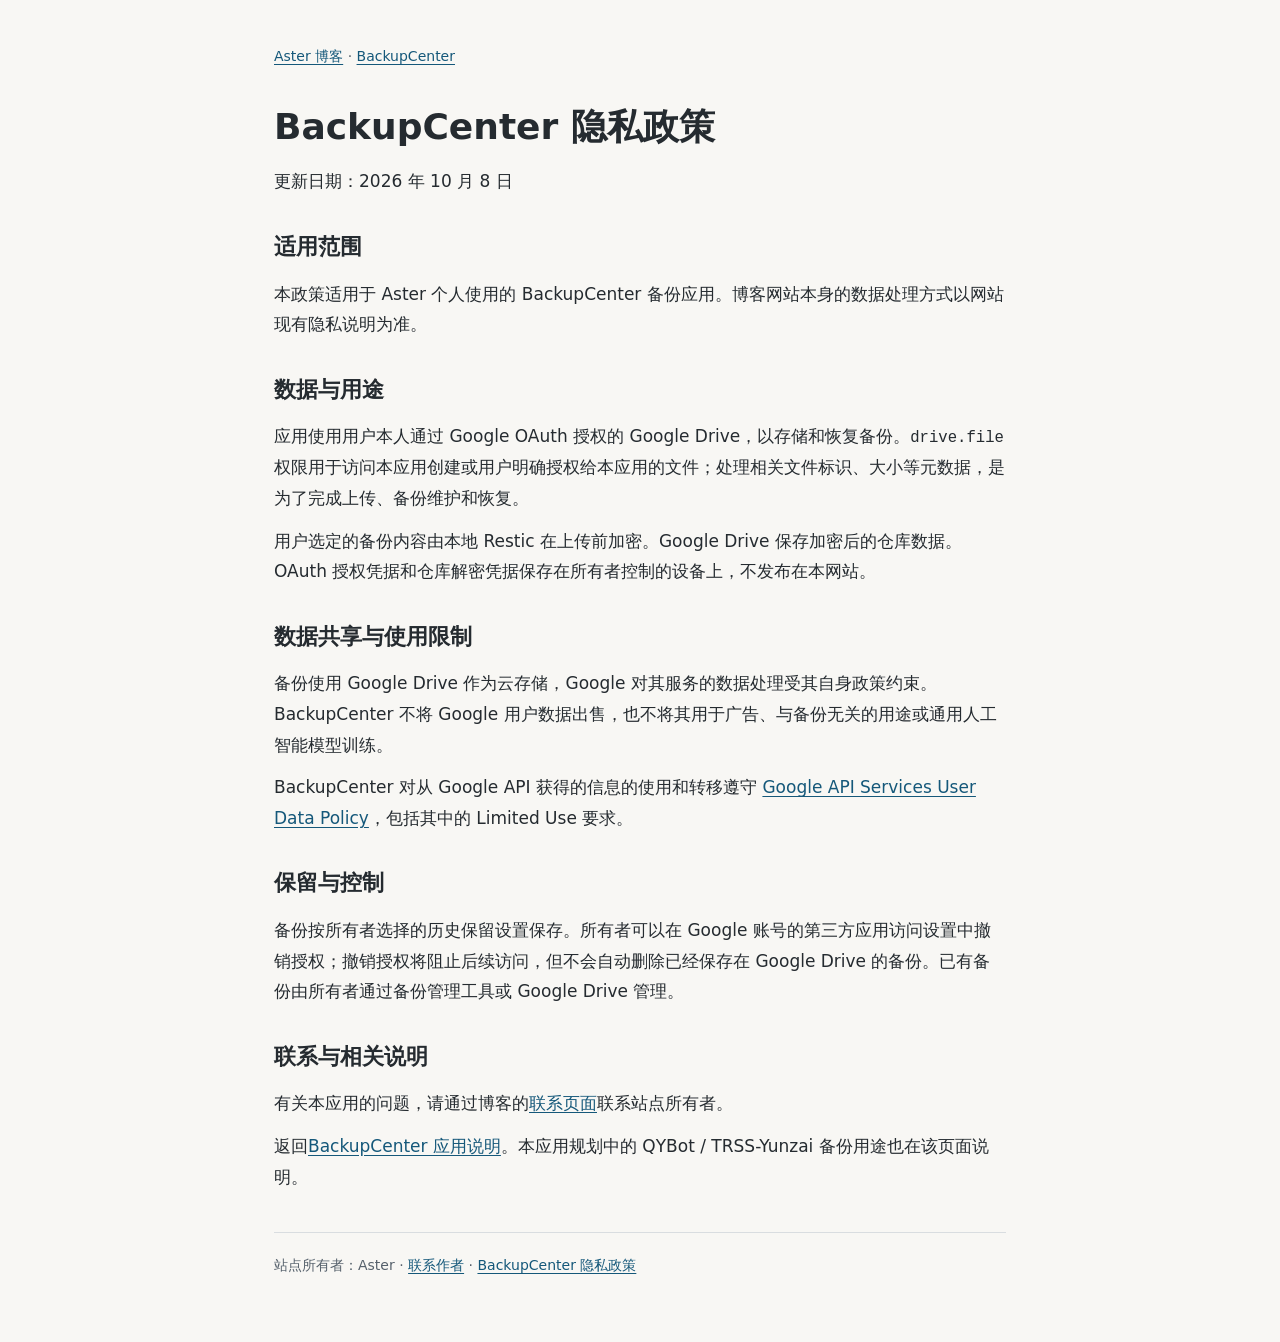
<file: backupcenter/privacy.html>
<!doctype html>
<html lang="zh-CN">
<head>
<meta charset="utf-8">
<meta name="viewport" content="width=device-width, initial-scale=1">
<title>BackupCenter 隐私政策 · Aster</title>
<link rel="canonical" href="https://xiaoku2300.github.io/backupcenter/privacy.html">
<style>:root{color-scheme:light}*{box-sizing:border-box}body{margin:0;background:#f8f7f4;color:#252b30;font:17px/1.8 system-ui,-apple-system,"Segoe UI",sans-serif}main{max-width:780px;margin:0 auto;padding:44px 24px 64px}nav,footer{font-size:14px;color:#56616c}h1{font-size:36px;line-height:1.2;margin:36px 0 18px}h2{font-size:22px;margin:30px 0 10px}a{color:#15587a;text-underline-offset:3px}p{margin:12px 0}footer{margin-top:40px;padding-top:20px;border-top:1px solid #d9dde0}code{font-size:.92em}</style>
</head>
<body><main>
<nav><a href="https://xiaoku2300.github.io/">Aster 博客</a> · <a href="https://xiaoku2300.github.io/backupcenter/">BackupCenter</a></nav>
<h1>BackupCenter 隐私政策</h1>
<p>更新日期：2026 年 10 月 8 日</p>
<h2>适用范围</h2>
<p>本政策适用于 Aster 个人使用的 BackupCenter 备份应用。博客网站本身的数据处理方式以网站现有隐私说明为准。</p>
<h2>数据与用途</h2>
<p>应用使用用户本人通过 Google OAuth 授权的 Google Drive，以存储和恢复备份。<code>drive.file</code> 权限用于访问本应用创建或用户明确授权给本应用的文件；处理相关文件标识、大小等元数据，是为了完成上传、备份维护和恢复。</p>
<p>用户选定的备份内容由本地 Restic 在上传前加密。Google Drive 保存加密后的仓库数据。OAuth 授权凭据和仓库解密凭据保存在所有者控制的设备上，不发布在本网站。</p>
<h2>数据共享与使用限制</h2>
<p>备份使用 Google Drive 作为云存储，Google 对其服务的数据处理受其自身政策约束。BackupCenter 不将 Google 用户数据出售，也不将其用于广告、与备份无关的用途或通用人工智能模型训练。</p>
<p>BackupCenter 对从 Google API 获得的信息的使用和转移遵守 <a href="https://developers.google.com/terms/api-services-user-data-policy">Google API Services User Data Policy</a>，包括其中的 Limited Use 要求。</p>
<h2>保留与控制</h2>
<p>备份按所有者选择的历史保留设置保存。所有者可以在 Google 账号的第三方应用访问设置中撤销授权；撤销授权将阻止后续访问，但不会自动删除已经保存在 Google Drive 的备份。已有备份由所有者通过备份管理工具或 Google Drive 管理。</p>
<h2>联系与相关说明</h2>
<p>有关本应用的问题，请通过博客的<a href="https://xiaoku2300.github.io/contact.html">联系页面</a>联系站点所有者。</p>
<p>返回<a href="https://xiaoku2300.github.io/backupcenter/">BackupCenter 应用说明</a>。本应用规划中的 QYBot / TRSS-Yunzai 备份用途也在该页面说明。</p>
<footer>站点所有者：Aster · <a href="https://xiaoku2300.github.io/contact.html">联系作者</a> · <a href="https://xiaoku2300.github.io/backupcenter/privacy.html">BackupCenter 隐私政策</a></footer>
</main></body>
</html>
</file>
<file: assets/observatory/observatory.css>
:root{color-scheme:dark;--void:#080f14;--paper:#e7e7de;--ink:#e7e7de;--muted:#9baba9;--celadon:#a8c7be;--gold:#c7ae7c;--red:#c56861;--line:rgba(168,199,190,.19);--serif:'Newsreader',Georgia,serif;--cn:'Noto Serif SC',serif;--sans:'Noto Sans SC',sans-serif;--mono:'IBM Plex Mono',monospace;--blue:var(--celadon);--sakura:var(--red);--surface:#101a1f;--wrap:1320px}
*{box-sizing:border-box}html{scroll-behavior:smooth;scroll-padding-top:110px}body{margin:0;background:var(--void);color:var(--paper);font:400 15px/1.85 var(--sans);overflow-x:clip;-webkit-font-smoothing:antialiased}body::before{content:'';position:fixed;inset:0;pointer-events:none;z-index:-1;background:radial-gradient(ellipse at 80% 18%,#17272555,transparent 55%),radial-gradient(ellipse at 0 90%,#18212c44,transparent 55%)}::selection{background:#a8c7be;color:#080f14}a{color:inherit;text-decoration:none}button,input,textarea,select{font:inherit}button{color:inherit;cursor:pointer}button:disabled{opacity:.5;cursor:wait}button,a,input,textarea,select{-webkit-tap-highlight-color:transparent}button:focus-visible,a:focus-visible,input:focus-visible,textarea:focus-visible,select:focus-visible,summary:focus-visible,[tabindex]:focus-visible{outline:2px solid var(--gold);outline-offset:6px}button{background:none;border:0}svg{display:block}img{max-width:100%;height:auto}h1,h2,h3,p{margin:0}button svg,a svg{pointer-events:none}button[hidden],[hidden]{display:none!important}.skip-link{position:fixed;left:20px;top:-70px;padding:10px 20px;background:var(--celadon);color:var(--void);z-index:100}.skip-link:focus{top:12px}.shell{max-width:var(--wrap);margin:0 auto;padding:0 48px}.mono,.eyebrow{font-family:var(--mono);font-weight:400;font-size:10px;line-height:1.7;letter-spacing:.14em}.eyebrow{display:flex;align-items:center;gap:12px;color:var(--muted)}.eyebrow::before{content:'';width:22px;height:1px;background:var(--gold)}.serif{font-family:var(--serif);font-weight:400}.cn{font-family:var(--cn);font-weight:400}.muted{color:var(--muted)}.gold{color:var(--gold)}.arrow{width:18px;height:18px;flex:none}.status-dot{width:5px;height:5px;background:var(--celadon);border-radius:50%;box-shadow:0 0 8px #a8c7be55;display:inline-block;margin-right:8px}.visual-world{position:fixed;inset:0;z-index:0;pointer-events:none;overflow:hidden;opacity:calc(var(--page-dim,1)*var(--world-fade,1));transition:opacity .6s}.visual-world canvas{width:100%;height:100%;display:block;position:absolute;inset:0;opacity:0;transition:opacity 1.2s ease}.visual-world[data-load-state=ready] canvas{opacity:1}body[data-page]:not([data-page=home]) .visual-world{--page-dim:.2}body[data-page=post] .visual-world,body[data-page=doc] .visual-world,body[data-page=write] .visual-world{--page-dim:.055}#site-header,#main,#site-footer{position:relative;z-index:2}#site-header{position:fixed;top:0;left:0;right:0;z-index:40;border-bottom:1px solid transparent;transition:background .35s,border-color .35s}.scrolled #site-header,.menu-open #site-header{background:#080f14ee;border-color:var(--line);backdrop-filter:blur(18px)}.header-inner{height:100px;display:flex;align-items:center;justify-content:space-between;gap:36px}.brand{display:flex;align-items:center;gap:11px}.brand-mark{width:26px;height:26px;color:var(--celadon);transition:transform .7s}.brand:hover .brand-mark{transform:rotate(90deg)}.brand-name{font:400 31px/1 var(--serif);letter-spacing:-.045em}.brand-name i{font-style:normal;color:var(--gold)}.navigation{display:flex;align-items:center;gap:32px}.navigation a{font-size:12px;position:relative;color:var(--muted);transition:color .2s}.navigation a small{font:9px var(--mono);display:inline-block;vertical-align:super;margin-right:5px;color:var(--gold);opacity:0;transform:translateY(4px);transition:.25s}.navigation a.active,.navigation a:hover{color:var(--paper)}.navigation a.active small,.navigation a:hover small{opacity:1;transform:none}.navigation a::after{content:'';height:1px;background:var(--celadon);position:absolute;bottom:-10px;left:0;right:0;transform:scaleX(0);transform-origin:left;transition:transform .3s}.navigation a.active::after{transform:scaleX(1)}.header-tools{display:flex;align-items:center;gap:18px}.motion-button{display:flex;align-items:center;gap:8px;padding:6px 0;font:9px var(--mono);letter-spacing:.06em;color:var(--muted)}.motion-icon{width:17px;height:17px}.motion-button[aria-pressed=true] .motion-icon{opacity:.4}.menu-button{display:none;width:34px;height:34px;padding:7px}.menu-button span{display:block;height:1px;background:var(--paper);margin:6px 0;transition:transform .3s}.menu-open .menu-button span:first-child{transform:translateY(3.5px) rotate(45deg)}.menu-open .menu-button span:last-child{transform:translateY(-3.5px) rotate(-45deg)}.header-edition{border-left:1px solid var(--line);padding-left:18px;font:9px/1.6 var(--mono);color:var(--muted)}
.home-hero{min-height:820px;height:100svh;max-height:1120px;position:relative;padding-top:clamp(158px,22vh,238px);display:flex;flex-direction:column}.hero-intro{position:relative;z-index:3;max-width:670px;pointer-events:none}.hero-intro a{pointer-events:auto}.hero-kicker{margin-bottom:28px}.hero-title{font:400 clamp(76px,7.8vw,116px)/.94 var(--serif);letter-spacing:-.045em;max-width:660px}.hero-title .line{display:block;overflow:clip;padding-bottom:.08em;margin-bottom:-.08em}.hero-title .word{display:block}.hero-title em{font-weight:400;color:var(--celadon);font-style:italic}.hero-chinese{font:400 22px/1.7 var(--cn);letter-spacing:.16em;margin-top:30px}.hero-caption{margin-top:12px;font-size:12px;color:var(--muted);letter-spacing:.025em}.hero-link{display:inline-flex;align-items:center;gap:20px;margin-top:32px;font-size:12px;padding:8px 0}.hero-link .arrow{transition:transform .3s}.hero-link:hover .arrow{transform:translate(4px,-4px)}.hero-link span:first-child{border-bottom:1px solid #a8c7be55;padding-bottom:5px}.hero-art-label{position:absolute;right:25px;top:25%;color:var(--muted);writing-mode:vertical-rl;letter-spacing:.2em;font-size:9px}.hero-coordinate{position:absolute;right:0;bottom:23%;display:flex;align-items:center;gap:10px;color:var(--muted);font-size:9px}.hero-coordinate::before{content:'';width:58px;height:1px;background:var(--line)}.hero-graphic{position:absolute;top:15%;right:-5%;width:58%;height:69%;pointer-events:none;overflow:visible;color:var(--celadon)}.hero-graphic .guide{stroke:currentColor;opacity:.2;stroke-width:.7;fill:none}.hero-graphic .orbit-guide{stroke:var(--gold);opacity:.38;fill:none;stroke-width:.65}.hero-graphic .graphic-type{font:9px var(--mono);fill:var(--muted);letter-spacing:1.2px}.graphic-cross{stroke:var(--celadon);stroke-width:1;opacity:.7}.hero-bottom{margin-top:auto;padding-bottom:38px;display:flex;align-items:flex-end;justify-content:space-between;gap:25px;position:relative;z-index:3}.scroll-cue{display:flex;align-items:center;gap:15px;font:9px var(--mono);letter-spacing:.1em}.scroll-cue i{height:39px;width:1px;background:#a8c7be33;position:relative;overflow:hidden}.scroll-cue i::after{content:'';position:absolute;left:0;right:0;height:18px;background:var(--celadon);animation:scroll-mark 2.7s ease-in-out infinite}.hero-note{text-align:right;color:var(--muted);font-size:10px;line-height:1.9}.hero-note span{display:block;font:italic 18px/1.5 var(--serif);color:var(--paper)}.hero-index{position:absolute;left:50%;bottom:39px;font:10px var(--mono);color:var(--muted)}.hero-index span{color:var(--gold);margin-right:12px}.home-hero::after{content:'';position:absolute;bottom:0;left:0;right:0;height:1px;background:linear-gradient(90deg,var(--line),#a8c7be0)}
.section{padding:110px 0;position:relative}.section-head{display:flex;justify-content:space-between;align-items:flex-end;gap:28px;margin-bottom:42px}.section-number{color:var(--gold);margin-bottom:16px}.section-title{font:400 clamp(42px,5vw,64px)/1.07 var(--serif);letter-spacing:-.025em}.section-title em{font-weight:400;color:var(--celadon)}.section-sub{font-size:12px;color:var(--muted);margin-top:13px;letter-spacing:.08em}.text-link{display:inline-flex;align-items:center;gap:15px;font-size:11px;border-bottom:1px solid var(--line);padding:8px 0;white-space:nowrap}.text-link:hover{color:var(--celadon)}.text-link .arrow{width:15px;height:15px;transition:transform .25s}.text-link:hover .arrow{transform:translate(3px,-3px)}.transmission-list{border-top:1px solid var(--line)}.transmission{display:grid;grid-template-columns:150px 1fr 240px 28px;gap:24px;align-items:center;padding:31px 0;border-bottom:1px solid var(--line);position:relative;transition:background .3s}.transmission::before{content:'';position:absolute;inset:0 -18px;background:linear-gradient(90deg,#a8c7be08,transparent);opacity:0;transition:opacity .3s;z-index:-1}.transmission:hover::before{opacity:1}.transmission-date{font:10px var(--mono);color:var(--muted)}.transmission-date .entry-no{color:var(--gold);margin-right:15px}.transmission h3{font:400 21px/1.65 var(--cn);transition:color .25s,transform .3s}.transmission:hover h3{color:var(--celadon);transform:translateX(5px)}.transmission-meta{font-size:10px;color:var(--muted);margin-top:8px}.transmission-summary{font-size:11px;line-height:1.85;color:var(--muted);display:-webkit-box;-webkit-line-clamp:2;-webkit-box-orient:vertical;overflow:hidden}.transmission>.arrow{width:20px;color:var(--celadon);transition:transform .3s}.transmission:hover>.arrow{transform:translate(4px,-4px)}.featured-work{padding-top:20px;border-top:1px solid var(--line)}.work-grid{display:grid;grid-template-columns:1.15fr 1fr;gap:80px;margin-top:35px}.work{position:relative}.work:nth-child(2){margin-top:100px}.work-art{height:290px;position:relative;border-bottom:1px solid var(--line);overflow:hidden;background:radial-gradient(ellipse at 45% 55%,#a8c7be09,transparent 65%)}.work-art svg{width:100%;height:100%;transition:transform .8s cubic-bezier(.2,.65,.25,1)}.work:hover .work-art svg{transform:scale(1.045) rotate(-2deg)}.work-art .etch{stroke:var(--celadon);fill:none;stroke-width:1}.work-art .etch-gold{stroke:var(--gold);fill:none;stroke-width:.8}.work-art text{font:8px var(--mono);fill:var(--muted)}.work-topline{display:flex;justify-content:space-between;align-items:center;margin:24px 0 12px}.work-topline .mono{color:var(--gold);font-size:9px}.work h3{font:400 32px/1.3 var(--serif)}.work p{font-size:12px;line-height:1.9;color:var(--muted);max-width:400px;margin-top:14px}.work-tags{display:flex;flex-wrap:wrap;gap:12px;color:var(--muted);font:9px var(--mono);margin-top:20px}.work-tags span+span::before{content:'/';padding-right:12px;opacity:.5}.fragments{display:grid;grid-template-columns:.85fr 1.15fr;gap:110px;align-items:center;padding:120px 0 100px;border-top:1px solid var(--line);margin-top:100px}.fragment-heading{font:400 66px/1.03 var(--serif);letter-spacing:-.03em}.fragment-heading em{font-weight:400;color:var(--celadon)}.fragment-intro{font-size:13px;color:var(--muted);margin:28px 0;max-width:430px}.interest-line{display:flex;align-items:center;justify-content:space-between;gap:20px;padding:23px 0;border-bottom:1px solid var(--line)}.interest-line:first-child{border-top:1px solid var(--line)}.interest-line strong{font:400 23px var(--serif)}.interest-line span{font-size:11px;color:var(--muted)}.touhou-note{display:flex;gap:16px;align-items:center;margin-top:25px}.seal{display:flex;align-items:center;justify-content:center;width:35px;height:50px;flex:none;border:1px solid #c5686177;color:var(--red);font:13px var(--cn);writing-mode:vertical-rl;transform:rotate(-7deg);letter-spacing:.2em;position:relative}.seal:after{content:'';position:absolute;inset:3px;border:1px solid #c5686133}.touhou-note p{font-size:10px;line-height:1.9;color:var(--muted)}.touhou-note p span{font:9px var(--mono);color:var(--red);letter-spacing:.04em}.orbit-marquee{overflow:hidden;border-top:1px solid var(--line);border-bottom:1px solid var(--line);padding:25px 0;color:#a8c7be33;font:400 45px var(--serif);white-space:nowrap;margin:50px 0 0}.orbit-marquee-inner{display:flex;width:max-content;animation:drift-type 65s linear infinite}.orbit-marquee span{padding-right:35px}.orbit-marquee i{font-style:normal;color:#c7ae7c66;margin:0 25px}
.page-head{padding:180px 0 66px;max-width:1000px}.page-head .eyebrow{margin-bottom:28px}.page-title{font:400 clamp(64px,8vw,104px)/1.03 var(--serif);letter-spacing:-.045em}.page-title em{color:var(--celadon);font-weight:400}.page-description{font:400 20px/1.9 var(--cn);margin-top:26px;letter-spacing:.08em}.page-caption{font-size:12px;color:var(--muted);max-width:590px;margin-top:12px;line-height:1.95}.page-content{padding-bottom:90px}.archive-toolbar{border-top:1px solid var(--line);border-bottom:1px solid var(--line);padding:20px 0;display:flex;align-items:center;justify-content:space-between;gap:28px}.filters{display:flex;gap:22px;flex-wrap:wrap}.filter{font-size:11px;padding:7px 0;color:var(--muted);border-bottom:1px solid transparent;transition:color .2s,border-color .2s}.filter span{font:9px var(--mono);margin-left:5px;vertical-align:super;color:var(--muted)}.filter[aria-pressed=true]{color:var(--paper);border-color:var(--celadon)}.filter:hover{color:var(--paper)}.search-field{display:flex;align-items:center;gap:10px;position:relative;flex:0 0 220px;border-bottom:1px solid var(--line)}.search-field svg{width:15px;height:15px;color:var(--muted)}.search-field input{background:none;color:var(--paper);border:0;width:100%;padding:10px 2px;font-size:11px;border-radius:0}.search-field input:focus-visible{outline-offset:1px}.search-field input::placeholder{color:var(--muted)}.results-caption{font:10px var(--mono);color:var(--muted);margin:22px 0}.archive-list .transmission{grid-template-columns:130px 1fr 260px 24px;padding:30px 0}.empty-state{padding:75px 0;border-bottom:1px solid var(--line)}.empty-state h2{font:400 40px var(--serif);margin-bottom:14px}.empty-state p{font-size:13px;color:var(--muted)}.empty-state button{margin-top:20px}.project-list{display:grid;grid-template-columns:1fr 1fr;column-gap:70px}.project-entry{border-top:1px solid var(--line);padding:30px 0 44px;position:relative}.project-entry .project-no{font:11px var(--mono);color:var(--gold)}.project-entry h2{font:400 28px/1.5 var(--cn);margin:26px 0 13px}.project-entry p{font-size:12px;color:var(--muted);max-width:470px;line-height:2}.project-status{font-size:10px;color:var(--muted);float:right}.project-entry .work-tags{margin:20px 0}.project-entry .text-link{font-size:11px}.project-filter-row{padding:0 0 28px}.about-layout{display:grid;grid-template-columns:230px 1fr;gap:100px;margin-top:15px}.about-side{position:sticky;top:150px;height:max-content}.about-monogram{width:155px;height:155px;display:grid;place-items:center;border:1px solid var(--line);border-radius:50%;font:italic 90px var(--serif);position:relative;color:var(--celadon);margin-bottom:30px}.about-monogram::after{content:'';position:absolute;inset:20px -20px;border:1px solid #c7ae7c66;border-radius:50%;transform:rotate(-45deg) scaleY(.5)}.about-side h2{font:400 26px var(--serif)}.about-side p{font-size:11px;color:var(--muted);margin:10px 0}.about-side .text-link{margin-top:14px}.bio p{font-size:15px;line-height:2.15;margin-bottom:26px}.bio b{font-weight:500;color:var(--celadon)}.about-section{margin-top:66px}.about-section h2{font:400 40px var(--serif);margin-bottom:25px}.inventory{display:grid;grid-template-columns:1fr 1fr;gap:24px 40px}.inventory-entry{border-top:1px solid var(--line);padding:22px 0}.inventory-entry h3{font:400 16px var(--cn);margin-bottom:14px}.inventory-entry p{font-size:11px;line-height:1.95;color:var(--muted);margin-top:12px}.inventory-entry .work-tags{font-size:10px;line-height:1.9;margin-top:12px}.timeline{list-style:none;padding:0;margin:0}.timeline li{display:grid;grid-template-columns:60px 1fr;gap:30px;padding:24px 0;border-top:1px solid var(--line)}.timeline time{font:11px var(--mono);color:var(--gold);padding-top:4px}.timeline p{font-size:12px;color:var(--muted);line-height:2}.about-memo{border-left:1px solid #c5686199;padding:12px 0 12px 25px;margin-top:32px}.about-memo .mono{color:var(--red);font-size:9px}.about-memo p{font-size:12px;line-height:2;margin-top:14px}.contact-layout{display:grid;grid-template-columns:1fr 1fr;gap:100px;padding-top:20px}.contact-intro{font:400 24px/1.9 var(--cn);max-width:400px}.contact-notes{margin-top:30px;font-size:12px;line-height:2.2;color:var(--muted)}.contact-channel{display:flex;align-items:center;justify-content:space-between;width:100%;gap:20px;text-align:left;border-top:1px solid var(--line);padding:26px 0}.contact-channel:last-child{border-bottom:1px solid var(--line)}.channel-name{font:400 28px var(--serif)}.channel-address{font-size:11px;color:var(--muted);margin-top:6px;overflow-wrap:anywhere}.contact-channel:hover .channel-name{color:var(--celadon)}
.article-header{padding:157px 0 55px;max-width:970px}.article-back{font-size:11px;color:var(--muted);display:inline-flex;gap:12px;align-items:center;margin-bottom:38px}.article-back:hover{color:var(--paper)}.article-header .eyebrow{margin-bottom:24px}.article-title{font:400 clamp(30px,4vw,48px)/1.65 var(--cn);letter-spacing:.025em;max-width:950px;text-wrap:pretty}.article-meta{display:flex;gap:20px;flex-wrap:wrap;margin-top:23px;font:10px var(--mono);color:var(--muted)}.article-summary{max-width:760px;font-size:13px;line-height:2;color:var(--muted);margin-top:28px}.article-layout{display:grid;grid-template-columns:minmax(0,1fr) 210px;gap:80px;border-top:1px solid var(--line);padding-top:45px}.article-body{font-size:16px;line-height:2.05;min-width:0;overflow-wrap:break-word}.article-body>*{margin:0 0 25px}.article-body>p{margin-bottom:25px}.article-body h1,.article-body h2,.article-body h3,.article-body h4{font-family:var(--cn);font-weight:400;color:var(--paper);line-height:1.7;scroll-margin-top:120px}.article-body h1{font-size:32px;margin-top:55px}.article-body h2{font-size:26px;margin-top:50px}.article-body h3{font-size:21px;margin-top:36px}.article-body h4{font-size:18px;margin-top:30px}.article-body b,.article-body strong{font-weight:500;color:#d7e8e1}.article-body a{color:var(--celadon);text-decoration:underline;text-decoration-color:#a8c7be55;text-underline-offset:5px}.article-body a:hover{text-decoration-color:var(--celadon)}.article-body ul,.article-body ol{padding-left:1.5em}.article-body li{margin:8px 0}.article-body blockquote{border-left:2px solid var(--gold);padding:12px 0 12px 25px;color:var(--muted);font-family:var(--cn)}.article-body blockquote p{margin:0}.article-body pre{position:relative;border:1px solid var(--line);background:#0d171c;padding:28px 22px;font:12px/1.9 var(--mono);overflow:auto;tab-size:2;border-radius:0;margin:30px 0;color:#c4d6d0;max-width:100%}.article-body code{font-family:var(--mono);font-size:.82em;color:var(--celadon);background:#a8c7be0c;padding:2px 5px;overflow-wrap:anywhere}.article-body pre code{font-size:inherit;padding:0;background:none;overflow-wrap:normal}.article-body .copy-code{position:absolute;top:6px;right:10px;background:#0d171c;color:var(--muted);padding:3px 8px;font:9px var(--mono)}.article-body .copy-code:hover{color:var(--paper)}.tok-k{color:#c7ae7c}.tok-f{color:#a8c7be}.tok-s{color:#cba3a2}.article-body mark{background:#a8c7be1c;color:var(--paper);padding:2px 0}.article-body .term{border-bottom:1px dashed var(--gold);cursor:help;position:relative}.article-body .term::after{content:attr(data-tip);position:absolute;bottom:calc(100% + 8px);left:0;width:min(280px,70vw);padding:12px 15px;background:#1b292d;border:1px solid var(--line);color:var(--paper);font:12px/1.8 var(--sans);z-index:3;opacity:0;visibility:hidden;pointer-events:none}.article-body .term:hover::after,.article-body .term:focus::after{opacity:1;visibility:visible}.article-body .facts{display:grid;grid-template-columns:repeat(4,1fr);gap:18px;border-top:1px solid var(--line);border-bottom:1px solid var(--line);padding:24px 0;margin-bottom:34px}.article-body .fact b{display:block;font:400 31px var(--serif);color:var(--gold)}.article-body .fact span{font-size:10px;color:var(--muted)}.article-body .arch{width:100%;height:auto;background:#101b20;padding:10px}.arch .box,.arch .pill{fill:#15252b;stroke:#a8c7be55}.arch .acc{fill:#263b3b}.arch .t{fill:var(--paper);font-family:var(--sans)}.arch .lbl,.arch .sub{fill:var(--muted);font-family:var(--sans)}.arch .flow{fill:none;stroke:var(--celadon);stroke-width:1.2}.article-body table{display:block;max-width:100%;overflow-x:auto;border-collapse:collapse;font-size:12px}.article-body th,.article-body td{border:1px solid var(--line);padding:10px 15px;text-align:left;min-width:110px}.article-body th{background:#18262b}.article-body hr{border:0;border-top:1px solid var(--line);margin:45px 0}.article-body img{display:block;margin:25px auto}.toc{position:sticky;top:145px;height:max-content;max-height:calc(100svh - 185px);overflow:auto;scrollbar-width:thin;scrollbar-color:#456058 transparent}.toc-title{font:10px var(--mono);letter-spacing:.12em;color:var(--gold);margin-bottom:22px}.toc a{display:block;font-size:10px;line-height:1.85;padding:6px 12px;border-left:1px solid var(--line);color:var(--muted);transition:color .2s,border-color .2s}.toc a.active{border-color:var(--celadon);color:var(--paper)}.article-end{padding:45px 0 75px;max-width:900px}.article-end .tags{display:flex;gap:15px;flex-wrap:wrap;font:10px var(--mono);color:var(--muted)}.end-signature{font:italic 34px var(--serif);color:var(--celadon);margin:38px 0}.post-nav{display:grid;grid-template-columns:1fr 1fr;gap:40px;border-top:1px solid var(--line);padding-top:25px}.post-nav .mono{font-size:9px;color:var(--muted)}.post-nav p{font:400 16px/1.9 var(--cn);margin-top:10px}.post-nav a:hover p{color:var(--celadon)}.reading-progress{position:fixed;top:0;left:0;width:100%;height:2px;background:var(--celadon);transform-origin:left;transform:scaleX(0);z-index:80;pointer-events:none}.read-error{padding:60px 0}.read-error h2{font:400 38px var(--serif)}.read-error p{margin-top:20px;color:var(--muted)}.read-error .text-link{margin-top:20px}
.writer-gate{border-top:1px solid var(--line);border-bottom:1px solid var(--line);padding:25px 0;margin-bottom:35px}.writer-gate summary{cursor:pointer;font:12px var(--sans);color:var(--gold)}.writer-gate p{font-size:11px;line-height:1.9;color:var(--muted);margin:15px 0}.writer-grid{display:grid;grid-template-columns:minmax(0,1fr) minmax(0,1fr);gap:45px;align-items:start}.writer-form label,.writer-gate label{display:block;font-size:11px;color:var(--muted);margin-top:18px}.writer-form input,.writer-form textarea,.writer-gate input{display:block;width:100%;background:#101a1fcc;border:1px solid var(--line);color:var(--paper);border-radius:0;padding:11px 13px;margin-top:8px;font-size:13px}.writer-form textarea{resize:vertical;min-height:92px;line-height:1.85}.writer-form textarea#body{min-height:410px;font:12px/1.9 var(--mono)}.write-row{display:grid;grid-template-columns:1fr 1fr;gap:20px}.write-row3{display:grid;grid-template-columns:1fr 1fr 100px;gap:14px}.write-actions{display:flex;align-items:center;gap:15px;flex-wrap:wrap;margin-top:20px}.action-button{border:1px solid var(--line);padding:9px 15px;font-size:11px;transition:background .2s}.action-button:hover{background:#a8c7be15}.action-button.primary{background:var(--celadon);border-color:var(--celadon);color:var(--void)}.write-log{font-size:11px;color:var(--muted);line-height:1.9}.write-log.err{color:#efaaa2}.write-log.ok{color:var(--celadon)}.fmt{display:flex;gap:16px;margin:12px 0}.fmt button{font:10px var(--mono);color:var(--muted);padding:0 0 5px}.fmt button.on{color:var(--paper);border-bottom:1px solid var(--celadon)}.writer-preview{min-width:0;overflow-wrap:anywhere;border-left:1px solid var(--line);padding-left:30px;position:sticky;top:125px;max-height:calc(100svh - 145px);overflow:auto;scrollbar-width:thin}.writer-preview h2{font:400 26px/1.6 var(--cn);margin:20px 0}.writer-preview .article-body{font-size:13px;margin-top:30px}.writer-preview .article-body h2{font-size:22px}.preview-label{font:9px var(--mono);color:var(--gold);margin-bottom:20px;letter-spacing:.1em}
#site-footer{margin-top:55px;border-top:1px solid var(--line);background:linear-gradient(0deg,#0b171b88,transparent)}.footer-main{padding:64px 0 55px;display:flex;align-items:flex-end;justify-content:space-between;gap:35px}.footer-invitation{font:400 clamp(43px,5vw,67px)/1.2 var(--serif);letter-spacing:-.035em}.footer-invitation em{color:var(--celadon);font-weight:400}.footer-invitation svg{display:inline-block;width:36px;height:36px;margin-left:17px;transition:transform .3s}.footer-invitation:hover svg{transform:translate(5px,-5px)}.footer-quote{font-size:11px;color:var(--muted);margin-top:13px}.footer-socials{display:flex;gap:26px;font:10px var(--mono);color:var(--muted)}.footer-socials a:hover{color:var(--paper)}.footer-bottom{border-top:1px solid var(--line);padding:23px 0 28px;display:flex;justify-content:space-between;align-items:center;gap:20px;font:9px var(--mono);color:var(--muted);letter-spacing:.03em}.footer-bottom a{font:10px var(--sans)}.footer-bottom a+a{margin-left:20px}.footer-bottom .coordinate{color:var(--gold)}.toast{position:fixed;left:50%;bottom:30px;transform:translate(-50%,15px);background:#1b2c30;border:1px solid #a8c7be66;color:var(--paper);padding:13px 23px;font-size:12px;opacity:0;pointer-events:none;z-index:100;transition:opacity .2s,transform .2s;max-width:90vw}.toast.visible{opacity:1;transform:translate(-50%,0)}.back-top{position:fixed;right:25px;bottom:25px;width:37px;height:37px;border:1px solid var(--line);background:#080f14cc;display:grid;place-items:center;z-index:30;opacity:0;visibility:hidden;transition:.25s}.scrolled-far .back-top{opacity:1;visibility:visible}.back-top svg{width:14px;height:14px}.transition-rule{position:fixed;top:50%;left:0;right:0;height:1px;background:linear-gradient(90deg,transparent,var(--celadon) 24%,var(--gold) 50%,var(--celadon) 76%,transparent);box-shadow:0 0 22px #a8c7be33;z-index:90;pointer-events:none;opacity:0;transform:scaleX(0);transform-origin:left}.scene-label{color:var(--muted)}.no-js-message{padding:200px 0 100px}.no-js-message h1{font:400 80px var(--serif)}.no-js-message p{color:var(--muted);margin-top:20px}.motion-paused .scroll-cue i::after,.motion-paused .orbit-marquee-inner{animation-play-state:paused}.motion-paused *{scroll-behavior:auto!important}
@keyframes scroll-mark{0%{transform:translateY(-20px)}75%,100%{transform:translateY(44px)}}@keyframes drift-type{to{transform:translateX(-50%)}}
@media(min-width:1600px){:root{--wrap:1500px}.hero-title{font-size:132px}.hero-caption{font-size:14px}.hero-chinese{font-size:25px}.hero-graphic{right:0;width:59%}}
@media(max-width:1150px){.shell{padding:0 36px}.navigation{gap:20px}.header-edition{display:none}.hero-title{font-size:clamp(78px,9vw,105px)}.hero-intro{max-width:540px}.hero-coordinate{right:0;bottom:20%}.transmission,.archive-list .transmission{grid-template-columns:110px 1fr 24px}.transmission-summary{display:none}.work-grid{gap:45px}.fragments{gap:65px}.article-layout{gap:40px;grid-template-columns:minmax(0,1fr) 170px}.about-layout{gap:60px;grid-template-columns:180px 1fr}.archive-toolbar{align-items:flex-start;flex-direction:column}.search-field{flex:none;width:100%;max-width:400px}.writer-grid{gap:25px}.write-row3{grid-template-columns:1fr 1fr}.write-row3 label:last-child{grid-column:span 2}.contact-layout{gap:55px}}
@media(max-width:760px){.shell{padding:0 24px}.header-inner{height:77px;gap:15px}.brand-name{font-size:28px}.brand-mark{width:22px}.header-tools{gap:19px}.motion-button{font-size:8px}.menu-button{display:block}.navigation{position:fixed;inset:77px 0 auto;max-height:calc(100svh - 77px);overflow-y:auto;overscroll-behavior:contain;padding:30px 24px 40px;background:#080f14fa;display:none;flex-direction:column;align-items:stretch;gap:0;border-bottom:1px solid var(--line)}.menu-open .navigation{display:flex}.menu-open{overflow:hidden}.navigation a{padding:13px 0;font:400 22px var(--cn)}.navigation a small{opacity:1;font:9px var(--mono);margin-right:18px;transform:none}.navigation a::after{display:none}.navigation a.active{color:var(--celadon)}.home-hero{padding-top:119px;height:100svh;min-height:830px;max-height:1020px}.hero-kicker{font-size:8px;margin-bottom:21px;gap:8px}.hero-kicker::before{width:16px}.hero-title{font-size:clamp(67px,15.3vw,103px);line-height:.98;max-width:450px}.hero-chinese{font-size:17px;margin-top:23px;letter-spacing:.08em}.hero-caption{font-size:10px;max-width:280px;line-height:1.9}.hero-link{font-size:11px;margin-top:16px}.hero-graphic{width:94%;height:46%;right:-9%;top:41%;opacity:.7}.hero-art-label{top:58%;right:0;font-size:8px}.hero-coordinate{bottom:16%;font-size:8px;right:0}.hero-coordinate::before{width:27px}.hero-bottom{padding-bottom:46px}.hero-note{font-size:8px}.hero-note span{font-size:15px}.scroll-cue{font-size:8px;gap:10px}.hero-index{display:none}.world-fallback{top:44%;right:0;width:83vw}.section{padding:70px 0}.section-head{margin-bottom:30px;gap:15px}.section-title{font-size:42px}.section-sub{font-size:10px}.section-number{font-size:8px;margin-bottom:12px}.text-link{font-size:10px;gap:8px}.section-head .text-link{margin-bottom:4px}.transmission,.archive-list .transmission{grid-template-columns:1fr 20px;gap:9px 16px;padding:24px 0}.transmission-date{grid-column:1;font-size:9px}.transmission h3{font-size:18px;line-height:1.8}.transmission>.transmission-content{grid-column:1}.transmission>.arrow{grid-column:2;grid-row:1/3;width:17px}.transmission-meta{font-size:9px;margin-top:9px}.work-grid{grid-template-columns:1fr;gap:40px;margin-top:10px}.work:nth-child(2){margin-top:0}.work-art{height:240px}.work h3{font-size:29px}.work p{font-size:12px}.fragments{grid-template-columns:1fr;gap:40px;padding:70px 0 50px;margin-top:65px}.fragment-heading{font-size:55px}.fragment-intro{font-size:12px;margin:20px 0}.interest-line{padding:21px 0}.interest-line strong{font-size:23px}.interest-line span{font-size:10px}.orbit-marquee{font-size:32px;margin-top:20px;padding:20px 0}.page-head{padding:135px 0 45px}.page-head .eyebrow{font-size:8px;margin-bottom:23px}.page-title{font-size:clamp(57px,13vw,86px)}.page-description{font-size:18px;margin-top:23px;letter-spacing:.04em}.page-caption{font-size:12px}.page-content{padding-bottom:45px}.archive-toolbar{padding:15px 0;gap:14px}.filters{gap:12px 19px}.filter{font-size:10px}.filter span{font-size:8px}.search-field{max-width:none}.project-list{grid-template-columns:1fr}.project-entry{padding:25px 0 35px}.project-entry h2{font-size:25px;margin-top:20px}.project-filter-row{padding-bottom:20px}.about-layout{grid-template-columns:1fr;gap:40px}.about-side{position:static;display:grid;grid-template-columns:95px 1fr;column-gap:25px}.about-monogram{grid-row:1/5;width:90px;height:90px;font-size:59px;margin:0}.about-monogram::after{inset:18px -10px}.about-side p{margin:3px 0}.about-side .text-link{width:max-content;margin:4px 0}.bio p{font-size:14px;line-height:2.1}.about-section{margin-top:45px}.about-section h2{font-size:35px}.inventory{gap:14px 23px}.inventory-entry h3{font-size:14px}.inventory-entry p{font-size:11px}.timeline li{gap:15px;grid-template-columns:43px 1fr}.contact-layout{grid-template-columns:1fr;gap:40px}.contact-intro{font-size:21px}.contact-notes{font-size:11px;margin-top:20px}.channel-name{font-size:26px}.article-header{padding:121px 0 32px}.article-back{font-size:10px;margin-bottom:27px}.article-header .eyebrow{font-size:9px;margin-bottom:20px}.article-title{font-size:29px;line-height:1.65;letter-spacing:0}.article-meta{font-size:9px;gap:15px}.article-summary{font-size:12px}.article-layout{grid-template-columns:1fr;gap:0;padding-top:28px}.toc{position:static;grid-row:1;margin-bottom:30px;max-height:220px;background:#101a1f55;padding:15px}.toc-title{margin-bottom:10px;font-size:9px}.toc a{font-size:10px}.article-body{font-size:15px;line-height:2}.article-body h2{font-size:23px;margin-top:38px}.article-body h3{font-size:19px}.article-body .facts{grid-template-columns:1fr 1fr;gap:18px}.article-body pre{font-size:11px;padding:28px 14px}.article-body .fact b{font-size:28px}.post-nav{gap:25px}.post-nav p{font-size:14px}.article-end{padding-bottom:40px}.writer-grid{grid-template-columns:1fr;gap:40px}.writer-preview{position:static;max-height:none;border-left:0;border-top:1px solid var(--line);padding:25px 0}.write-row{grid-template-columns:1fr}.footer-main{padding:45px 0 35px;align-items:flex-start;flex-direction:column;gap:28px}.footer-invitation{font-size:45px}.footer-invitation svg{width:27px;height:27px;margin-left:8px}.footer-quote{font-size:10px}.footer-socials{font-size:9px}.footer-bottom{align-items:flex-start;font-size:8px;line-height:1.9;flex-wrap:wrap}.footer-bottom .coordinate{display:none}.footer-bottom a{font-size:9px}.footer-bottom a+a{margin-left:15px}#site-footer{margin-top:30px}.back-top{right:14px;bottom:14px;width:32px;height:32px}.toast{bottom:20px;width:max-content;max-width:88vw;font-size:11px}.no-js-message{padding:140px 0 100px}.no-js-message h1{font-size:65px}}
@media(prefers-reduced-motion:reduce){html{scroll-behavior:auto}*,*::before,*::after{animation-duration:.001ms!important;animation-iteration-count:1!important;transition-duration:.001ms!important;scroll-behavior:auto!important}}
@media(max-width:760px){.hero-graphic{right:0;width:90%;overflow:hidden}.hero-bottom .scroll-cue{flex:none}.hero-note{max-width:195px}}
.transmission-content,.project-entry,.article-header{min-width:0}.transmission h3,.article-title,.project-entry h2{overflow-wrap:anywhere;text-wrap:pretty}
.post-nav{grid-template-columns:minmax(0,1fr) minmax(0,1fr)}.post-nav a{min-width:0;overflow-wrap:anywhere}.article-title{text-wrap:balance}
body[data-page=post] #visual-world,body[data-page=doc] #visual-world,body[data-page=write] #visual-world{--page-dim:.055}
@media(max-width:760px){.motion-button,.menu-button{min-height:40px}.footer-socials a{padding:6px 0}}
.article-body .term::after{display:none}.article-body .term:hover::after,.article-body .term:focus::after{display:block}
@media(max-width:1100px){.article-body .term::after{position:fixed;left:24px;right:24px;bottom:24px;width:auto;z-index:95}}

/* The title is deliberately unmasked: italic ascenders, descenders and overhangs stay intact. */
.hero-title{line-height:1.04;perspective:900px}.hero-title .line{overflow:visible;padding:0;margin:0}.hero-title .word{white-space:nowrap;transform-origin:50% 80%}.quote-ink{display:inline-block;padding:.075em .15em .12em .015em;margin:-.075em -.15em -.12em -.015em}.hero-chinese{max-width:590px;text-wrap:pretty}.hero-intro{max-width:min(56vw,670px)}
.world-fallback{position:absolute;left:var(--loader-x,75.5vw);top:var(--loader-y,45.5vh);width:min(27vw,360px);aspect-ratio:1;translate:-50% -50%;opacity:.7;transition:opacity .9s ease,visibility .9s}.world-fallback i{position:absolute;inset:6%;border:1px solid #a8c7be44;border-radius:50%;animation:forming-orbit 11s cubic-bezier(.42,0,.58,1) infinite}.world-fallback i::before{content:'';position:absolute;inset:-1px;border:1px dashed #a8c7be26;border-radius:50%}.world-fallback i:nth-child(2){inset:19%;border-color:#c7ae7c66;animation-delay:-3.6s}.world-fallback i:nth-child(3){inset:32%;border-color:#c0d5cb77;animation-delay:-7.2s}.world-fallback i::after{content:'';position:absolute;width:4px;height:4px;left:50%;top:-2px;border-radius:50%;background:var(--celadon);box-shadow:0 0 12px #a8c7be66}.world-fallback span{position:absolute;top:85%;left:0;width:100%;text-align:center;font:8px var(--mono);letter-spacing:.22em;color:var(--muted);opacity:0;transition:opacity .6s}.visual-world[data-load-state=loading] .world-fallback span{opacity:.7}.visual-world[data-load-state=ready] .world-fallback{opacity:0;visibility:hidden}.visual-world:not([data-load-state=ready]) .sculpture-caption{opacity:0}.motion-paused .world-fallback i,.visual-world[data-load-state=fallback] .world-fallback i{animation-play-state:paused}body[data-page=post] .world-fallback,body[data-page=doc] .world-fallback,body[data-page=write] .world-fallback{display:none}
@keyframes forming-orbit{0%{transform:rotate(0) scale(1);opacity:.92}50%{transform:rotate(180deg) scale(1.035);opacity:.5}100%{transform:rotate(360deg) scale(1);opacity:.92}}
@media(max-width:760px){.visual-world .world-fallback{right:auto;left:var(--loader-x,53vw);top:var(--loader-y,67vh);width:54vw;opacity:.65}.visual-world[data-load-state=ready] .world-fallback{opacity:0}}
@media(prefers-reduced-motion:reduce){.world-fallback i{animation:none}}
.hero-art-label,.hero-coordinate{display:none}.hero-graphic{opacity:.6}
.sculpture-caption{position:absolute;display:flex;align-items:center;gap:13px;color:var(--paper);max-width:calc(100vw - 48px);opacity:.9;transform:translateY(calc(var(--morph,0)*5px));transition:opacity .3s;white-space:nowrap}.sculpture-index{font:italic 28px var(--serif);color:var(--gold);padding-right:12px;border-right:1px solid var(--line)}.sculpture-name{display:block;font:italic 20px/1.15 var(--serif);color:var(--celadon)}.sculpture-subtitle{display:block;font:9px/1.7 var(--sans);letter-spacing:.18em;color:var(--muted);margin-top:7px}.sculpture-caption>i{width:25px;height:1px;background:var(--gold);opacity:.45}.visual-world[data-reading=true] .sculpture-caption{display:none}
body[data-page=blog] #visual-world,body[data-page=projects] #visual-world,body[data-page=about] #visual-world,body[data-page=contact] #visual-world{--page-dim:1}
body:not([data-page=home]):not([data-page=post]):not([data-page=doc]):not([data-page=write]) .page-head{max-width:calc(100% - 350px);min-height:520px}
@media(min-width:1600px){.hero-intro{max-width:min(55vw,790px)}}
@media(max-width:1150px) and (min-width:761px){body:not([data-page=home]):not([data-page=post]):not([data-page=doc]):not([data-page=write]) .page-head{max-width:calc(100% - 280px)}.sculpture-name{font-size:18px}}
@media(max-width:760px){.hero-intro{max-width:100%}.hero-title{line-height:1.06}.hero-chinese{font-size:16px;line-height:1.85;margin-top:21px;max-width:330px}.hero-link{margin-top:18px}.hero-graphic{opacity:.35}.sculpture-caption{gap:10px}.sculpture-index{font-size:22px}.sculpture-name{font-size:18px}.sculpture-subtitle{font-size:8px;margin-top:5px}.sculpture-caption>i{display:none}body:not([data-page=home]):not([data-page=post]):not([data-page=doc]):not([data-page=write]) .page-head{max-width:none;min-height:0;padding-bottom:290px}}
body:not([data-page=home]):not([data-page=post]):not([data-page=doc]):not([data-page=write]) .page-head{min-height:580px}
@media(max-width:760px){body:not([data-page=home]):not([data-page=post]):not([data-page=doc]):not([data-page=write]) .page-head{min-height:0;padding-bottom:320px}}
.instrument-hud{position:absolute;inset:0;opacity:0;transition:opacity .8s ease}
.instrument-hud[data-phase=forming],.instrument-hud[data-phase=settled],.instrument-hud[data-phase=transforming]{opacity:1}
.visual-world[data-phase=forming] .sculpture-caption{opacity:0}
.hud-frame{position:absolute;inset:112px 26px 26px;border:1px solid var(--line);pointer-events:none}
.hud-frame i{position:absolute;width:10px;height:10px;border:1px solid #c7ae7c55}
.hud-frame i:nth-child(1){top:-1px;left:-1px;border-right:0;border-bottom:0}
.hud-frame i:nth-child(2){top:-1px;right:-1px;border-left:0;border-bottom:0}
.hud-frame i:nth-child(3){bottom:-1px;left:-1px;border-right:0;border-top:0}
.hud-frame i:nth-child(4){bottom:-1px;right:-1px;border-left:0;border-top:0}
/* The canvas comes up as soon as the renderer is alive, so the model is already
   there inside the loader mask while the rest of the page is still settling. */
.webgl-ready .visual-world canvas{opacity:1}
/* The loader mask is its own full-page layer, above the page and the header,
   so the model's outline really does open onto the site. */
.load-veil{position:fixed;inset:0;width:100%;height:100%;z-index:60;pointer-events:none;opacity:1;will-change:opacity}
@media(prefers-reduced-motion:reduce){.load-veil{display:none}}
.hud-callouts{position:absolute;inset:0}
.hud-callout{position:absolute;top:0;left:0;display:flex;align-items:center;transition:opacity .45s ease}
.hud-dot{width:5px;height:5px;flex:none;border:1px solid var(--celadon);border-radius:50%;background:#080f14}
.hud-leader{width:44px;height:1px;flex:none;background:linear-gradient(90deg,var(--celadon),transparent)}
.hud-text{display:flex;flex-direction:column;gap:4px;padding-left:10px;white-space:nowrap}
.hud-text b{font:9px/1 var(--mono);font-weight:400;letter-spacing:.16em;color:var(--paper)}
.hud-text em{font:8px/1 var(--mono);font-style:normal;letter-spacing:.1em;color:var(--muted)}
.hud-callout.flip{flex-direction:row-reverse}
.hud-callout.flip .hud-leader{background:linear-gradient(270deg,var(--celadon),transparent)}
.hud-callout.flip .hud-text{padding-left:0;padding-right:10px;text-align:right}
.hud-readout{position:absolute;left:26px;top:120px;right:26px;display:flex;align-items:baseline;gap:13px;overflow:hidden;white-space:nowrap}
.hud-head{flex:none;font:8px/1 var(--mono);letter-spacing:.28em;color:var(--gold)}
.hud-index{flex:none;font:italic 15px/1 var(--serif);color:var(--paper);opacity:.8}
.hud-title{flex:none;font:italic 15px/1 var(--serif);color:var(--celadon)}
.hud-lines{display:flex;gap:13px;flex:none}
.hud-lines span{font:9px/1 var(--mono);letter-spacing:.1em;color:var(--muted)}
.hud-lines span+span::before{content:'/';margin-right:13px;color:var(--gold);opacity:.55}
/* Graduated rails just inside the frame, a ghosted chapter numeral behind the
   sculpture, and a status rail along the bottom. All of it is annotation: it
   never takes a pointer event, and every value that moves is written from the
   scene's own draw loop so it stops with the sculpture. */
.hud-rail{position:absolute;top:112px;bottom:26px;width:9px;pointer-events:none;background:repeating-linear-gradient(to bottom,rgba(199,174,124,.30) 0 1px,transparent 1px 12px)}
.hud-rail-left{left:15px}
.hud-rail-right{right:15px;background:repeating-linear-gradient(to bottom,rgba(168,199,190,.24) 0 1px,transparent 1px 12px)}
.hud-numeral{position:absolute;left:var(--scene-x,50vw);top:var(--scene-y,50vh);transform:translate(-50%,-50%);font:italic clamp(210px,33vw,460px)/1 var(--serif);color:rgba(168,199,190,.05);-webkit-text-stroke:1.5px rgba(199,174,124,.22);pointer-events:none;-webkit-user-select:none;user-select:none}
.hud-status{position:absolute;left:26px;bottom:14px;display:flex;align-items:baseline;gap:20px;font:9px/1 var(--mono);letter-spacing:.16em;color:var(--muted);pointer-events:none}
.hud-telemetry{color:var(--celadon);opacity:.7}
/* The chapter name runs down the right edge as a spine label, where it cannot
   collide with the footer or the hero note. */
.hud-section{position:absolute;right:40px;top:50%;transform:translateY(-50%);writing-mode:vertical-rl;font:italic 14px/1 var(--serif);letter-spacing:.24em;color:var(--paper);opacity:.34;pointer-events:none}
/* Mobile keeps the instrument: the frame, the readout, a trimmed callout set
   and the status rail stay, and only the densest chrome is dropped. */
@media(max-width:760px){.hud-rail,.hud-numeral,.hud-readout{display:none}.hud-frame{inset:88px 14px 14px}.hud-status{left:14px;bottom:20px;font-size:8px;gap:12px}.hud-section{right:20px;font-size:11px}.hud-text b{font-size:8px}.hud-text em{font-size:7px}.hud-leader{width:26px}}
/* The instrument's display regions are a control surface, not copy: a drag
   across them turns the sculpture instead of selecting text. Prose, article
   bodies and the writer keep their normal selection behaviour. */
#visual-world,.home-hero,.page-head,.fragments,.orbit-marquee,.section-head,.sculpture-caption,.instrument-hud,.world-fallback{-webkit-user-select:none;user-select:none}
/* A horizontal touch drag belongs to the instrument, so the browser must not
   claim it as a scroll. Vertical panning stays native everywhere, and regions
   that scroll sideways themselves (code blocks, tables, the contents rail) are
   deliberately left out so their own panning still works. */
.home-hero,.page-head,.fragments,.orbit-marquee,.section,.about-section,.featured-work{touch-action:pan-y}
/* Hover motion, registered with both switches at once: it exists only where the
   reader has neither asked the system for reduced motion nor turned motion off
   in the header. Everything here is transform-only, so nothing reflows. */
@media(prefers-reduced-motion:no-preference){
  html:not(.motion-paused) .project-entry{transition:transform .45s cubic-bezier(.2,.7,.25,1),border-color .45s}
  html:not(.motion-paused) .project-entry:hover{transform:translateY(-5px);border-color:#a8c7be66}
  html:not(.motion-paused) .project-entry h2{transition:color .35s,transform .45s cubic-bezier(.2,.7,.25,1)}
  html:not(.motion-paused) .project-entry:hover h2{color:var(--celadon);transform:translateX(6px)}
  html:not(.motion-paused) .project-entry .project-no{transition:color .35s}
  html:not(.motion-paused) .project-entry:hover .project-no{color:var(--paper)}
  html:not(.motion-paused) .interest-line{transition:border-color .45s}
  html:not(.motion-paused) .interest-line strong,html:not(.motion-paused) .interest-line span{transition:color .35s,transform .45s cubic-bezier(.2,.7,.25,1)}
  html:not(.motion-paused) .interest-line:hover{border-color:#a8c7be66}
  html:not(.motion-paused) .interest-line:hover strong{color:var(--celadon);transform:translateX(6px)}
  html:not(.motion-paused) .interest-line:hover span{transform:translateX(-6px)}
  html:not(.motion-paused) .contact-channel>div{transition:transform .45s cubic-bezier(.2,.7,.25,1)}
  html:not(.motion-paused) .contact-channel .arrow{transition:transform .4s}
  html:not(.motion-paused) .contact-channel:hover>div{transform:translateX(9px)}
  html:not(.motion-paused) .contact-channel:hover .arrow{transform:translate(5px,-5px)}
  html:not(.motion-paused) .touhou-note .seal{transition:transform .6s cubic-bezier(.2,.7,.25,1),border-color .6s,box-shadow .6s}
  html:not(.motion-paused) .touhou-note:hover .seal{transform:rotate(0deg) scale(1.05);border-color:var(--red);box-shadow:0 0 22px #c5686133}
  html:not(.motion-paused) .inventory-entry{transition:border-color .45s}
  html:not(.motion-paused) .inventory-entry h3{transition:color .35s,transform .45s cubic-bezier(.2,.7,.25,1)}
  html:not(.motion-paused) .inventory-entry:hover{border-color:#a8c7be66}
  html:not(.motion-paused) .inventory-entry:hover h3{color:var(--celadon);transform:translateX(6px)}
  html:not(.motion-paused) .timeline li{transition:background .45s}
  html:not(.motion-paused) .timeline li p{transition:transform .45s cubic-bezier(.2,.7,.25,1),color .35s}
  html:not(.motion-paused) .timeline time{transition:color .35s}
  html:not(.motion-paused) .timeline li:hover{background:linear-gradient(90deg,#a8c7be0c,transparent)}
  html:not(.motion-paused) .timeline li:hover p{transform:translateX(6px);color:#c3d3cf}
  html:not(.motion-paused) .timeline li:hover time{color:var(--paper)}
}
</file>
<file: assets/observatory/boot.css>
/* Opening sequence ("boot").
   Plays once per browser session on the home page, then hands the screen to
   the scene's own loader veil. The overlay's background is the veil's exact
   gradient, so the hand-off has no visible seam. */

/* Until boot.js has built the overlay, cover the page so nothing flashes. */
html.booting{overflow:hidden}
html.booting body::before{content:'';position:fixed;inset:0;z-index:99;background:#020405}

.boot{position:fixed;inset:0;z-index:100;overflow:hidden;cursor:pointer;color:var(--paper);background:radial-gradient(ellipse 74% 74% at 50% 46%,#0d1a22,#070c10);-webkit-user-select:none;user-select:none;contain:strict}
.boot-stars{position:absolute;inset:0;width:100%;height:100%}
.boot-content{position:absolute;inset:0;transform-origin:50% 50%;will-change:transform}

/* 1 · ignition */
.boot-spark{position:absolute;left:50%;top:50%;width:7px;height:7px;border-radius:50%;background:#fff;box-shadow:0 0 18px 4px rgba(231,231,222,.8),0 0 60px 14px rgba(168,199,190,.35);opacity:0}
.boot-ignite{position:absolute;left:0;right:0;top:50%;height:2px;margin-top:-1px;background:linear-gradient(90deg,transparent,var(--paper) 12%,#fff 50%,var(--paper) 88%,transparent);box-shadow:0 0 16px rgba(168,199,190,.7);transform:scaleX(0);opacity:0}

/* 2 · aperture: two shutters that part like a dome slit */
.boot-shutter{position:absolute;left:0;right:0;height:50%;background:#020405;will-change:transform}
.boot-shutter-top{top:0}
.boot-shutter-bottom{bottom:0}
.boot-shutter::after{content:'';position:absolute;left:0;right:0;height:1px;background:var(--paper);box-shadow:0 0 22px 2px rgba(168,199,190,.75);opacity:var(--edge,0)}
.boot-shutter-top::after{bottom:0}
.boot-shutter-bottom::after{top:0}

/* 3–4 · the solid star and its gyroscope are drawn on a canvas */
.boot-solid{position:absolute;inset:0;width:100%;height:100%}
.boot-spike{position:absolute;display:block;opacity:0}
.boot-spike-x{left:0;right:0;top:50%;height:1px;background:linear-gradient(90deg,transparent,var(--paper) 30%,var(--paper) 70%,transparent);transform:scaleX(0)}
.boot-spike-y{top:0;bottom:0;left:50%;width:1px;background:linear-gradient(180deg,transparent,var(--paper) 30%,var(--paper) 70%,transparent);transform:scaleY(0)}
.boot-shock{position:absolute;left:50%;top:50%;width:0;height:0;transform:translate(-50%,-50%);border:2px solid var(--paper);border-radius:50%;opacity:0;pointer-events:none}

/* 5 · the name: a slab with real thickness, seen in perspective */
.boot-title{position:absolute;left:50%;top:50%;transform:translate(-50%,-50%);perspective:1500px;visibility:hidden;pointer-events:none}
.boot-plate{display:flex;flex-direction:column;align-items:center;transform-style:preserve-3d;will-change:transform}
.boot-word{position:relative;width:min(72vw,880px);aspect-ratio:445/100;transform-style:preserve-3d;--slice:clamp(3px,.42vw,6px)}
.boot-wordmark{position:absolute;inset:0;display:block;width:100%;height:100%;overflow:visible;transform:translateZ(calc(var(--layer) * var(--slice) * -1))}
.boot-bar{margin-top:clamp(20px,3.4vw,46px);padding:.16em .62em .2em;background:var(--paper);color:#0a141a;font:italic 400 clamp(21px,3.5vw,50px)/1.1 var(--serif);letter-spacing:-.01em;white-space:nowrap;clip-path:inset(0 100% 0 0)}
.boot-zh{margin-top:clamp(18px,2.2vw,30px);padding-left:.5em;font:400 clamp(14px,1.5vw,20px)/1.6 var(--cn);letter-spacing:.9em;color:var(--celadon);white-space:nowrap;opacity:0}

.boot-skip{position:absolute;right:40px;bottom:34px;font:11px/1 var(--mono);letter-spacing:.3em;color:var(--paper);opacity:0}
.boot-skip b{font-weight:400;letter-spacing:0}

@media(max-width:760px){
  .boot-word{width:80vw}
  .boot-skip{right:22px;bottom:24px}
}
@media(prefers-reduced-motion:reduce){.boot{display:none}html.booting body::before{display:none}html.booting{overflow:auto}}
</file>
<file: assets/observatory/fonts.css>
/* cyrillic-ext */
@font-face {
  font-family: 'IBM Plex Mono';
  font-style: normal;
  font-weight: 400;
  font-display: swap;
  src: url(./fonts/d1b233760bed303a.woff2) format('woff2');
  unicode-range: U+0460-052F, U+1C80-1C8A, U+20B4, U+2DE0-2DFF, U+A640-A69F, U+FE2E-FE2F;
}
/* cyrillic */
@font-face {
  font-family: 'IBM Plex Mono';
  font-style: normal;
  font-weight: 400;
  font-display: swap;
  src: url(./fonts/f9c74283b1693b2d.woff2) format('woff2');
  unicode-range: U+0301, U+0400-045F, U+0490-0491, U+04B0-04B1, U+2116;
}
/* vietnamese */
@font-face {
  font-family: 'IBM Plex Mono';
  font-style: normal;
  font-weight: 400;
  font-display: swap;
  src: url(./fonts/2a73cdecea5ce99c.woff2) format('woff2');
  unicode-range: U+0102-0103, U+0110-0111, U+0128-0129, U+0168-0169, U+01A0-01A1, U+01AF-01B0, U+0300-0301, U+0303-0304, U+0308-0309, U+0323, U+0329, U+1EA0-1EF9, U+20AB;
}
/* latin-ext */
@font-face {
  font-family: 'IBM Plex Mono';
  font-style: normal;
  font-weight: 400;
  font-display: swap;
  src: url(./fonts/ae5fc1eadb0588e6.woff2) format('woff2');
  unicode-range: U+0100-02BA, U+02BD-02C5, U+02C7-02CC, U+02CE-02D7, U+02DD-02FF, U+0304, U+0308, U+0329, U+1D00-1DBF, U+1E00-1E9F, U+1EF2-1EFF, U+2020, U+20A0-20AB, U+20AD-20C0, U+2113, U+2C60-2C7F, U+A720-A7FF;
}
/* latin */
@font-face {
  font-family: 'IBM Plex Mono';
  font-style: normal;
  font-weight: 400;
  font-display: swap;
  src: url(./fonts/7e3d7e3c7de8e8f7.woff2) format('woff2');
  unicode-range: U+0000-00FF, U+0131, U+0152-0153, U+02BB-02BC, U+02C6, U+02DA, U+02DC, U+0304, U+0308, U+0329, U+2000-206F, U+20AC, U+2122, U+2191, U+2193, U+2212, U+2215, U+FEFF, U+FFFD;
}
/* vietnamese */
@font-face {
  font-family: 'Newsreader';
  font-style: italic;
  font-weight: 400;
  font-display: swap;
  src: url(./fonts/aed880482056605e.woff2) format('woff2');
  unicode-range: U+0102-0103, U+0110-0111, U+0128-0129, U+0168-0169, U+01A0-01A1, U+01AF-01B0, U+0300-0301, U+0303-0304, U+0308-0309, U+0323, U+0329, U+1EA0-1EF9, U+20AB;
}
/* latin-ext */
@font-face {
  font-family: 'Newsreader';
  font-style: italic;
  font-weight: 400;
  font-display: swap;
  src: url(./fonts/15b1b955651c6fd6.woff2) format('woff2');
  unicode-range: U+0100-02BA, U+02BD-02C5, U+02C7-02CC, U+02CE-02D7, U+02DD-02FF, U+0304, U+0308, U+0329, U+1D00-1DBF, U+1E00-1E9F, U+1EF2-1EFF, U+2020, U+20A0-20AB, U+20AD-20C0, U+2113, U+2C60-2C7F, U+A720-A7FF;
}
/* latin */
@font-face {
  font-family: 'Newsreader';
  font-style: italic;
  font-weight: 400;
  font-display: swap;
  src: url(./fonts/4881e0da40d18ada.woff2) format('woff2');
  unicode-range: U+0000-00FF, U+0131, U+0152-0153, U+02BB-02BC, U+02C6, U+02DA, U+02DC, U+0304, U+0308, U+0329, U+2000-206F, U+20AC, U+2122, U+2191, U+2193, U+2212, U+2215, U+FEFF, U+FFFD;
}
/* vietnamese */
@font-face {
  font-family: 'Newsreader';
  font-style: normal;
  font-weight: 400;
  font-display: swap;
  src: url(./fonts/b9ccb71b8cf3f73b.woff2) format('woff2');
  unicode-range: U+0102-0103, U+0110-0111, U+0128-0129, U+0168-0169, U+01A0-01A1, U+01AF-01B0, U+0300-0301, U+0303-0304, U+0308-0309, U+0323, U+0329, U+1EA0-1EF9, U+20AB;
}
/* latin-ext */
@font-face {
  font-family: 'Newsreader';
  font-style: normal;
  font-weight: 400;
  font-display: swap;
  src: url(./fonts/e919c16b7ebd159f.woff2) format('woff2');
  unicode-range: U+0100-02BA, U+02BD-02C5, U+02C7-02CC, U+02CE-02D7, U+02DD-02FF, U+0304, U+0308, U+0329, U+1D00-1DBF, U+1E00-1E9F, U+1EF2-1EFF, U+2020, U+20A0-20AB, U+20AD-20C0, U+2113, U+2C60-2C7F, U+A720-A7FF;
}
/* latin */
@font-face {
  font-family: 'Newsreader';
  font-style: normal;
  font-weight: 400;
  font-display: swap;
  src: url(./fonts/583a16988cc12828.woff2) format('woff2');
  unicode-range: U+0000-00FF, U+0131, U+0152-0153, U+02BB-02BC, U+02C6, U+02DA, U+02DC, U+0304, U+0308, U+0329, U+2000-206F, U+20AC, U+2122, U+2191, U+2193, U+2212, U+2215, U+FEFF, U+FFFD;
}
@font-face {
  font-family: 'Noto Sans SC';
  font-style: normal;
  font-weight: 400;
  font-display: swap;
  src: url(./fonts/348a1262a1d0e103.woff2) format('woff2');
  unicode-range: U+1f1e9-1f1f5, U+1f1f7-1f1ff, U+1f21a, U+1f232, U+1f234-1f237, U+1f250-1f251, U+1f300, U+1f302-1f308, U+1f30a-1f311, U+1f315, U+1f319-1f320, U+1f324, U+1f327, U+1f32a, U+1f32c-1f32d, U+1f330-1f357, U+1f359-1f37e;
}
@font-face {
  font-family: 'Noto Sans SC';
  font-style: normal;
  font-weight: 400;
  font-display: swap;
  src: url(./fonts/833e1bc94f52ca77.woff2) format('woff2');
  unicode-range: U+fee3, U+fef3, U+ff03-ff04, U+ff07, U+ff0a, U+ff17-ff19, U+ff1c-ff1d, U+ff20-ff3a, U+ff3c, U+ff3e-ff5b, U+ff5d, U+ff61-ff65, U+ff67-ff6a, U+ff6c, U+ff6f-ff78, U+ff7a-ff7d, U+ff80-ff84, U+ff86, U+ff89-ff8e, U+ff92, U+ff97-ff9b, U+ff9d-ff9f, U+ffe0-ffe4, U+ffe6, U+ffe9, U+ffeb, U+ffed, U+fffc, U+1f004, U+1f170-1f171, U+1f192-1f195, U+1f198-1f19a, U+1f1e6-1f1e8;
}
@font-face {
  font-family: 'Noto Sans SC';
  font-style: normal;
  font-weight: 400;
  font-display: swap;
  src: url(./fonts/f4e95cf2507cebf2.woff2) format('woff2');
  unicode-range: U+f0a7, U+f0b2, U+f0b7, U+f0c9, U+f0d8, U+f0da, U+f0dc-f0dd, U+f0e0, U+f0e6, U+f0eb, U+f0fc, U+f101, U+f104-f105, U+f107, U+f10b, U+f11b, U+f14b, U+f18a, U+f193, U+f1d6-f1d7, U+f244, U+f27a, U+f296, U+f2ae, U+f471, U+f4b3, U+f610-f611, U+f880-f881, U+f8ec, U+f8f5, U+f8ff, U+f901, U+f90a, U+f92c-f92d, U+f934, U+f937, U+f941, U+f965, U+f967, U+f969, U+f96b, U+f96f, U+f974, U+f978-f979, U+f97e, U+f981, U+f98a, U+f98e, U+f997, U+f99c, U+f9b2, U+f9b5, U+f9ba, U+f9be, U+f9ca, U+f9d0-f9d1, U+f9dd, U+f9e0-f9e1, U+f9e4, U+f9f7, U+fa00-fa01, U+fa08, U+fa0a, U+fa11, U+fb01-fb02, U+fdfc, U+fe0e, U+fe30-fe31, U+fe33-fe44, U+fe49-fe52, U+fe54-fe57, U+fe59-fe66, U+fe68-fe6b, U+fe8e, U+fe92-fe93, U+feae, U+feb8, U+fecb-fecc, U+fee0;
}
@font-face {
  font-family: 'Noto Sans SC';
  font-style: normal;
  font-weight: 400;
  font-display: swap;
  src: url(./fonts/7ecbad9683e6ada6.woff2) format('woff2');
  unicode-range: U+9f83, U+9f85-9f8d, U+9f90-9f91, U+9f94-9f96, U+9f98, U+9f9b-9f9c, U+9f9e, U+9fa0, U+9fa2, U+9ff0-9fff, U+a001, U+a007, U+a025, U+a046-a047, U+a057, U+a072, U+a078-a079, U+a083, U+a085, U+a100, U+a118, U+a132, U+a134, U+a1f4, U+a242, U+a4a6, U+a4aa, U+a4b0-a4b1, U+a4b3, U+a9c1-a9c2, U+ac00-ac01, U+ac04, U+ac08, U+ac10-ac11, U+ac13-ac16, U+ac19, U+ac1c-ac1d, U+ac24, U+ac70-ac71, U+ac74, U+ac77-ac78, U+ac80-ac81, U+ac83, U+ac8c, U+ac90, U+ac9f-aca0, U+aca8-aca9, U+acac, U+acb0, U+acbd, U+acc1, U+acc4, U+ace0-ace1, U+ace4, U+ace8, U+acf3, U+acf5, U+acfc-acfd, U+ad00, U+ad0c, U+ad11, U+ad1c, U+ad34, U+ad50, U+ad64, U+ad6c, U+ad70, U+ad74, U+ad7f, U+ad81, U+ad8c, U+adc0, U+adc8, U+addc, U+ade0, U+adf8-adf9, U+adfc, U+ae00, U+ae08-ae09, U+ae0b, U+ae30, U+ae34, U+ae38, U+ae40, U+ae4a, U+ae4c, U+ae54, U+ae68, U+aebc, U+aed8, U+af2c-af2d;
}
@font-face {
  font-family: 'Noto Sans SC';
  font-style: normal;
  font-weight: 400;
  font-display: swap;
  src: url(./fonts/2c18b4d9414dc21d.woff2) format('woff2');
  unicode-range: U+9e30-9e33, U+9e35-9e3b, U+9e3e, U+9e40-9e44, U+9e46-9e4e, U+9e51, U+9e53, U+9e55-9e58, U+9e5a-9e5c, U+9e5e-9e63, U+9e66-9e6e, U+9e71, U+9e73, U+9e75, U+9e78-9e79, U+9e7c-9e7e, U+9e82, U+9e86-9e88, U+9e8b-9e8c, U+9e90-9e91, U+9e93, U+9e95, U+9e97, U+9e9d, U+9ea4-9ea5, U+9ea9-9eaa, U+9eb4-9eb5, U+9eb8-9eba, U+9ebc-9ebf, U+9ec3, U+9ec9, U+9ecd, U+9ed0, U+9ed2-9ed3, U+9ed5-9ed6, U+9ed9, U+9edc-9edd, U+9edf-9ee0, U+9ee2, U+9ee5, U+9ee7-9eea, U+9eef, U+9ef1, U+9ef3-9ef4, U+9ef6, U+9ef9, U+9efb-9efc, U+9efe, U+9f0b, U+9f0d, U+9f10, U+9f14, U+9f17, U+9f19, U+9f22, U+9f29, U+9f2c, U+9f2f, U+9f31, U+9f37, U+9f39, U+9f3d-9f3e, U+9f41, U+9f4a-9f4b, U+9f51-9f52, U+9f61-9f63, U+9f66-9f67, U+9f80-9f81;
}
@font-face {
  font-family: 'Noto Sans SC';
  font-style: normal;
  font-weight: 400;
  font-display: swap;
  src: url(./fonts/315f3bacece8295e.woff2) format('woff2');
  unicode-range: U+9c82-9c83, U+9c85-9c8c, U+9c8e-9c92, U+9c94-9c9b, U+9c9e-9ca3, U+9ca5-9ca7, U+9ca9, U+9cab, U+9cad-9cae, U+9cb1-9cb7, U+9cb9-9cbd, U+9cbf-9cc0, U+9cc3, U+9cc5-9cc7, U+9cc9-9cd1, U+9cd3-9cda, U+9cdc-9cdd, U+9cdf, U+9ce1-9ce3, U+9ce5, U+9ce9, U+9cee-9cef, U+9cf3-9cf4, U+9cf6, U+9cfc-9cfd, U+9d02, U+9d08-9d09, U+9d12, U+9d1b, U+9d1e, U+9d26, U+9d28, U+9d37, U+9d3b, U+9d3f, U+9d51, U+9d59, U+9d5c-9d5d, U+9d5f-9d61, U+9d6c, U+9d70, U+9d72, U+9d7a, U+9d7e, U+9d84, U+9d89, U+9d8f, U+9d92, U+9daf, U+9db4, U+9db8, U+9dbc, U+9dc4, U+9dc7, U+9dc9, U+9dd7, U+9ddf, U+9df2, U+9df9-9dfa, U+9e0a, U+9e11, U+9e1a, U+9e1e, U+9e20, U+9e22, U+9e28-9e2c, U+9e2e-9e2f;
}
@font-face {
  font-family: 'Noto Sans SC';
  font-style: normal;
  font-weight: 400;
  font-display: swap;
  src: url(./fonts/d15cefa6a6c7423e.woff2) format('woff2');
  unicode-range: U+9a80, U+9a83, U+9a85, U+9a88-9a8a, U+9a8d-9a8e, U+9a90, U+9a92-9a93, U+9a95-9a96, U+9a98-9a99, U+9a9b-9aa2, U+9aa5, U+9aa7, U+9aaf-9ab1, U+9ab5-9ab6, U+9ab9-9aba, U+9ac0-9ac4, U+9ac8, U+9acb-9acc, U+9ace-9acf, U+9ad1-9ad2, U+9ad9, U+9adf, U+9ae1, U+9ae3, U+9aea-9aeb, U+9aed-9aef, U+9af4, U+9af9, U+9afb, U+9b03-9b04, U+9b06, U+9b08, U+9b0d, U+9b0f-9b10, U+9b13, U+9b18, U+9b1a, U+9b1f, U+9b22-9b23, U+9b25, U+9b27-9b28, U+9b2a, U+9b2f, U+9b31-9b32, U+9b3b, U+9b43, U+9b46-9b49, U+9b4d-9b4e, U+9b51, U+9b56, U+9b58, U+9b5a, U+9b5c, U+9b5f, U+9b61-9b62, U+9b6f, U+9b77, U+9b80, U+9b88, U+9b8b, U+9b8e, U+9b91, U+9b9f-9ba0, U+9ba8, U+9baa-9bab, U+9bad-9bae, U+9bb0-9bb1, U+9bb8, U+9bc9-9bca, U+9bd3, U+9bd6, U+9bdb, U+9be8, U+9bf0-9bf1, U+9c02, U+9c10, U+9c15, U+9c24, U+9c2d, U+9c32, U+9c39, U+9c3b, U+9c40, U+9c47-9c49, U+9c53, U+9c57, U+9c64, U+9c72, U+9c77-9c78, U+9c7b, U+9c7f-9c80;
}
@font-face {
  font-family: 'Noto Sans SC';
  font-style: normal;
  font-weight: 400;
  font-display: swap;
  src: url(./fonts/c2c438e9296a7aad.woff2) format('woff2');
  unicode-range: U+98dd, U+98e1-98e2, U+98e7-98ea, U+98ec, U+98ee-98ef, U+98f2, U+98f4, U+98fc-98fe, U+9903, U+9905, U+9908, U+990a, U+990c-990d, U+9913-9914, U+9918, U+991a-991b, U+991e, U+9921, U+9928, U+992c, U+992e, U+9935, U+9938-9939, U+993d-993e, U+9945, U+994b-994c, U+9951-9952, U+9954-9955, U+9957, U+995e, U+9963, U+9966-9969, U+996b-996c, U+996f, U+9974-9975, U+9977-9979, U+997d-997e, U+9980-9981, U+9983-9984, U+9987, U+998a-998b, U+998d-9991, U+9993-9995, U+9997-9998, U+99a5, U+99ab, U+99ad-99ae, U+99b1, U+99b3-99b4, U+99bc, U+99bf, U+99c1, U+99c3-99c6, U+99cc, U+99d0, U+99d2, U+99d5, U+99db, U+99dd, U+99e1, U+99ed, U+99f1, U+99ff, U+9a01, U+9a03-9a04, U+9a0e-9a0f, U+9a11-9a13, U+9a19, U+9a1b, U+9a28, U+9a2b, U+9a30, U+9a32, U+9a37, U+9a40, U+9a45, U+9a4a, U+9a4d-9a4e, U+9a52, U+9a55, U+9a57, U+9a5a-9a5b, U+9a5f, U+9a62, U+9a65, U+9a69, U+9a6b, U+9a6e, U+9a75, U+9a77-9a7a, U+9a7d;
}
@font-face {
  font-family: 'Noto Sans SC';
  font-style: normal;
  font-weight: 400;
  font-display: swap;
  src: url(./fonts/c8ce03939619d547.woff2) format('woff2');
  unicode-range: U+975b-975c, U+9763, U+9765-9766, U+976c-976d, U+9773, U+9776, U+977a, U+977c, U+9784-9785, U+978e-978f, U+9791-9792, U+9794-9795, U+9798, U+979a, U+979e, U+97a3, U+97a5-97a6, U+97a8, U+97ab-97ac, U+97ae-97af, U+97b2, U+97b4, U+97c6, U+97cb-97cc, U+97d3, U+97d8, U+97dc, U+97e1, U+97ea-97eb, U+97ee, U+97fb, U+97fe-97ff, U+9801-9803, U+9805-9806, U+9808, U+980c, U+9810-9814, U+9817-9818, U+981e, U+9820-9821, U+9824, U+9828, U+982b-982d, U+9830, U+9834, U+9838-9839, U+983c, U+9846, U+984d-984f, U+9851-9852, U+9854-9855, U+9857-9858, U+985a-985b, U+9862-9863, U+9865, U+9867, U+986b, U+986f-9871, U+9877-9878, U+987c, U+9880, U+9883, U+9885, U+9889, U+988b-988f, U+9893-9895, U+9899-989b, U+989e-989f, U+98a1-98a2, U+98a5-98a7, U+98a9, U+98af, U+98b1, U+98b6, U+98ba, U+98be, U+98c3-98c4, U+98c6-98c8, U+98cf-98d6, U+98da-98db;
}
@font-face {
  font-family: 'Noto Sans SC';
  font-style: normal;
  font-weight: 400;
  font-display: swap;
  src: url(./fonts/9a65118fc8d1206c.woff2) format('woff2');
  unicode-range: U+95c4-95ca, U+95cc-95cd, U+95d4-95d6, U+95d8, U+95e1-95e2, U+95e9, U+95f0-95f1, U+95f3, U+95f6, U+95fc, U+95fe-95ff, U+9602-9604, U+9606-960d, U+960f, U+9611-9613, U+9615-9617, U+9619-961b, U+961d, U+9621, U+9628, U+962f, U+963c-963e, U+9641-9642, U+9649, U+9654, U+965b-965f, U+9661, U+9663, U+9665, U+9667-9668, U+966c, U+9670, U+9672-9674, U+9678, U+967a, U+967d, U+9682, U+9685, U+9688, U+968a, U+968d-968e, U+9695, U+9697-9698, U+969e, U+96a0, U+96a3-96a4, U+96a8, U+96aa, U+96b0-96b1, U+96b3-96b4, U+96b7-96b9, U+96bb-96bd, U+96c9, U+96cb, U+96ce, U+96d1-96d2, U+96d6, U+96d9, U+96db-96dc, U+96de, U+96e0, U+96e3, U+96e9, U+96eb, U+96f0-96f2, U+96f9, U+96ff, U+9701-9702, U+9705, U+9708, U+970a, U+970e-970f, U+9711, U+9719, U+9727, U+972a, U+972d, U+9730, U+973d, U+9742, U+9744, U+9748-9749, U+9750-9751, U+975a;
}
@font-face {
  font-family: 'Noto Sans SC';
  font-style: normal;
  font-weight: 400;
  font-display: swap;
  src: url(./fonts/a13743d3230c7553.woff2) format('woff2');
  unicode-range: U+94f5, U+94f7, U+94f9, U+94fb-94fd, U+94ff, U+9503-9504, U+9506-9507, U+9509-950a, U+950d-950f, U+9511-9518, U+951a-9520, U+9522, U+9528-952d, U+9530-953a, U+953c-953f, U+9543-9546, U+9548-9550, U+9552-9555, U+9557-955b, U+955d-9568, U+956a-956d, U+9570-9574, U+9583, U+9586, U+9589, U+958e-958f, U+9591-9592, U+9594, U+9598-9599, U+959e-95a0, U+95a2-95a6, U+95a8-95b2, U+95b4, U+95b8-95c3;
}
@font-face {
  font-family: 'Noto Sans SC';
  font-style: normal;
  font-weight: 400;
  font-display: swap;
  src: url(./fonts/3bccb7459751f355.woff2) format('woff2');
  unicode-range: U+941c-942b, U+942d-942e, U+9432-9433, U+9435, U+9438, U+943a, U+943e, U+9444, U+944a, U+9451-9452, U+945a, U+9462-9463, U+9465, U+9470-9487, U+948a-9492, U+9494-9498, U+949a, U+949c-949d, U+94a1, U+94a3-94a4, U+94a8, U+94aa-94ad, U+94af, U+94b2, U+94b4-94ba, U+94bc-94c0, U+94c4, U+94c6-94db, U+94de-94ec, U+94ee-94f1, U+94f3;
}
@font-face {
  font-family: 'Noto Sans SC';
  font-style: normal;
  font-weight: 400;
  font-display: swap;
  src: url(./fonts/23574a2d4f96c1af.woff2) format('woff2');
  unicode-range: U+92ec-92ed, U+92f0, U+92f3, U+92f8, U+92fc, U+9304, U+9306, U+9310, U+9312, U+9315, U+9318, U+931a, U+931e, U+9320-9322, U+9324, U+9326-9329, U+932b-932c, U+932f, U+9331-9332, U+9335-9336, U+933e, U+9340-9341, U+934a-9360, U+9362-9363, U+9365-936b, U+936e, U+9375, U+937e, U+9382, U+938a, U+938c, U+938f, U+9393-9394, U+9396-9397, U+939a, U+93a2, U+93a7, U+93ac-93cd, U+93d0-93d1, U+93d6-93d8, U+93de-93df, U+93e1-93e2, U+93e4, U+93f8, U+93fb, U+93fd, U+940e-941a;
}
@font-face {
  font-family: 'Noto Sans SC';
  font-style: normal;
  font-weight: 400;
  font-display: swap;
  src: url(./fonts/cf1c2dd6f3fef52a.woff2) format('woff2');
  unicode-range: U+9163-9164, U+9169, U+9170, U+9172, U+9174, U+9179-917a, U+917d-917e, U+9182-9183, U+9185, U+918c-918d, U+9190-9191, U+919a, U+919c, U+91a1-91a4, U+91a8, U+91aa-91af, U+91b4-91b5, U+91b8, U+91ba, U+91be, U+91c0-91c1, U+91c6, U+91c8, U+91cb, U+91d0, U+91d2, U+91d7-91d8, U+91dd, U+91e3, U+91e6-91e7, U+91ed, U+91f0, U+91f5, U+91f9, U+9200, U+9205, U+9207-920a, U+920d-920e, U+9210, U+9214-9215, U+921c, U+921e, U+9221, U+9223-9227, U+9229-922a, U+922d, U+9234-9235, U+9237, U+9239-923a, U+923c-9240, U+9244-9246, U+9249, U+924e-924f, U+9251, U+9253, U+9257, U+925b, U+925e, U+9262, U+9264-9266, U+9268, U+926c, U+926f, U+9271, U+927b, U+927e, U+9280, U+9283, U+9285-928a, U+928e, U+9291, U+9293, U+9296, U+9298, U+929c-929d, U+92a8, U+92ab-92ae, U+92b3, U+92b6-92b7, U+92b9, U+92c1, U+92c5-92c6, U+92c8, U+92cc, U+92d0, U+92d2, U+92e4, U+92ea;
}
@font-face {
  font-family: 'Noto Sans SC';
  font-style: normal;
  font-weight: 400;
  font-display: swap;
  src: url(./fonts/42d34494e9b41ab6.woff2) format('woff2');
  unicode-range: U+9004, U+900b, U+9011, U+9015-9016, U+901e, U+9021, U+9026, U+902d, U+902f, U+9031, U+9035-9036, U+9039-903a, U+9041, U+9044-9046, U+904a, U+904f-9052, U+9054-9055, U+9058-9059, U+905b-905e, U+9060-9062, U+9068-9069, U+906f, U+9072, U+9074, U+9076-907a, U+907c-907d, U+9081, U+9083, U+9085, U+9087-908b, U+908f, U+9095, U+9097, U+9099-909b, U+909d, U+90a0-90a1, U+90a8-90a9, U+90ac, U+90b0, U+90b2-90b4, U+90b6, U+90b8, U+90ba, U+90bd-90be, U+90c3-90c5, U+90c7-90c8, U+90cf-90d0, U+90d3, U+90d5, U+90d7, U+90da-90dc, U+90de, U+90e2, U+90e4, U+90e6-90e7, U+90ea-90eb, U+90ef, U+90f4-90f5, U+90f7, U+90fe-9100, U+9104, U+9109, U+910c, U+9112, U+9114-9115, U+9118, U+911c, U+911e, U+9120, U+9122-9123, U+9127, U+912d, U+912f-9132, U+9139-913a, U+9143, U+9146, U+9149-914a, U+914c, U+914e-9150, U+9154, U+9157, U+915a, U+915d-915e, U+9161-9162;
}
@font-face {
  font-family: 'Noto Sans SC';
  font-style: normal;
  font-weight: 400;
  font-display: swap;
  src: url(./fonts/b12946d091965607.woff2) format('woff2');
  unicode-range: U+8e41-8e42, U+8e47, U+8e49-8e4b, U+8e50-8e53, U+8e59-8e5a, U+8e5f-8e60, U+8e64, U+8e69, U+8e6c, U+8e70, U+8e74, U+8e76, U+8e7a-8e7c, U+8e7f, U+8e84-8e85, U+8e87, U+8e89, U+8e8b, U+8e8d, U+8e8f-8e90, U+8e94, U+8e99, U+8e9c, U+8e9e, U+8eaa, U+8eac, U+8eb0, U+8eb6, U+8ec0, U+8ec6, U+8eca-8ece, U+8ed2, U+8eda, U+8edf, U+8ee2, U+8eeb, U+8ef8, U+8efb-8efe, U+8f03, U+8f09, U+8f0b, U+8f12-8f15, U+8f1b, U+8f1d, U+8f1f, U+8f29-8f2a, U+8f2f, U+8f36, U+8f38, U+8f3b, U+8f3e-8f3f, U+8f44-8f45, U+8f49, U+8f4d-8f4e, U+8f5f, U+8f6b, U+8f6d, U+8f71-8f73, U+8f75-8f76, U+8f78-8f7a, U+8f7c, U+8f7e, U+8f81-8f82, U+8f84, U+8f87, U+8f8a-8f8b, U+8f8d-8f8f, U+8f94-8f95, U+8f97-8f9a, U+8fa6, U+8fad-8faf, U+8fb2, U+8fb5-8fb7, U+8fba-8fbc, U+8fbf, U+8fc2, U+8fcb, U+8fcd, U+8fd3, U+8fd5, U+8fd7, U+8fda, U+8fe2-8fe5, U+8fe8-8fe9, U+8fee, U+8ff3-8ff4, U+8ff8, U+8ffa;
}
@font-face {
  font-family: 'Noto Sans SC';
  font-style: normal;
  font-weight: 400;
  font-display: swap;
  src: url(./fonts/8aacbd85649d060e.woff2) format('woff2');
  unicode-range: U+8cbd, U+8cbf-8cc4, U+8cc7-8cc8, U+8cca, U+8ccd, U+8cd1, U+8cd3, U+8cdb-8cdc, U+8cde, U+8ce0, U+8ce2-8ce4, U+8ce6-8ce8, U+8cea, U+8ced, U+8cf4, U+8cf8, U+8cfa, U+8cfc-8cfd, U+8d04-8d05, U+8d07-8d08, U+8d0a, U+8d0d, U+8d0f, U+8d13-8d14, U+8d16, U+8d1b, U+8d20, U+8d30, U+8d32-8d33, U+8d36, U+8d3b, U+8d3d, U+8d40, U+8d42-8d43, U+8d45-8d46, U+8d48-8d4a, U+8d4d, U+8d51, U+8d53, U+8d55, U+8d59, U+8d5c-8d5d, U+8d5f, U+8d61, U+8d66-8d67, U+8d6a, U+8d6d, U+8d71, U+8d73, U+8d84, U+8d90-8d91, U+8d94-8d95, U+8d99, U+8da8, U+8daf, U+8db1, U+8db5, U+8db8, U+8dba, U+8dbc, U+8dbf, U+8dc2, U+8dc4, U+8dc6, U+8dcb, U+8dce-8dcf, U+8dd6-8dd7, U+8dda-8ddb, U+8dde, U+8de1, U+8de3-8de4, U+8de9, U+8deb-8dec, U+8df0-8df1, U+8df6-8dfd, U+8e05, U+8e07, U+8e09-8e0a, U+8e0c, U+8e0e, U+8e10, U+8e14, U+8e1d-8e1f, U+8e23, U+8e26, U+8e2b-8e31, U+8e34-8e35, U+8e39-8e3a, U+8e3d, U+8e40;
}
@font-face {
  font-family: 'Noto Sans SC';
  font-style: normal;
  font-weight: 400;
  font-display: swap;
  src: url(./fonts/c9bfd78b4147e27a.woff2) format('woff2');
  unicode-range: U+8b80, U+8b83, U+8b8a, U+8b8c, U+8b90, U+8b93, U+8b99-8b9a, U+8ba0, U+8ba3, U+8ba5-8ba7, U+8baa-8bac, U+8bb4-8bb5, U+8bb7, U+8bb9, U+8bc2-8bc3, U+8bc5, U+8bcb-8bcc, U+8bce-8bd0, U+8bd2-8bd4, U+8bd6, U+8bd8-8bd9, U+8bdc, U+8bdf, U+8be3-8be4, U+8be7-8be9, U+8beb-8bec, U+8bee, U+8bf0, U+8bf2-8bf3, U+8bf6, U+8bf9, U+8bfc-8bfd, U+8bff-8c00, U+8c02, U+8c04, U+8c06-8c07, U+8c0c, U+8c0f, U+8c11-8c12, U+8c14-8c1b, U+8c1d-8c21, U+8c24-8c25, U+8c27, U+8c2a-8c2c, U+8c2e-8c30, U+8c32-8c36, U+8c3f, U+8c47-8c4c, U+8c4e-8c50, U+8c54-8c56, U+8c62, U+8c68, U+8c6c, U+8c73, U+8c78, U+8c7a, U+8c82, U+8c85, U+8c89-8c8a, U+8c8d-8c8e, U+8c90, U+8c93-8c94, U+8c98, U+8c9d-8c9e, U+8ca0-8ca2, U+8ca7-8cac, U+8caf-8cb0, U+8cb3-8cb4, U+8cb6-8cb9, U+8cbb-8cbc;
}
@font-face {
  font-family: 'Noto Sans SC';
  font-style: normal;
  font-weight: 400;
  font-display: swap;
  src: url(./fonts/c700cbbc8bdd7938.woff2) format('woff2');
  unicode-range: U+8a15-8a18, U+8a1a-8a1b, U+8a1d, U+8a1f, U+8a22-8a23, U+8a25, U+8a2b, U+8a2d, U+8a31, U+8a33-8a34, U+8a36-8a38, U+8a3a, U+8a3c, U+8a3e, U+8a40-8a41, U+8a46, U+8a48, U+8a50, U+8a52, U+8a54-8a55, U+8a58, U+8a5b, U+8a5d-8a63, U+8a66, U+8a69-8a6b, U+8a6d-8a6e, U+8a70, U+8a72-8a73, U+8a7a, U+8a85, U+8a87, U+8a8a, U+8a8c-8a8d, U+8a90-8a92, U+8a95, U+8a98, U+8aa0-8aa1, U+8aa3-8aa6, U+8aa8-8aa9, U+8aac-8aae, U+8ab0, U+8ab2, U+8ab8-8ab9, U+8abc, U+8abe-8abf, U+8ac7, U+8acf, U+8ad2, U+8ad6-8ad7, U+8adb-8adc, U+8adf, U+8ae1, U+8ae6-8ae8, U+8aeb, U+8aed-8aee, U+8af1, U+8af3-8af4, U+8af7-8af8, U+8afa, U+8afe, U+8b00-8b02, U+8b07, U+8b0a, U+8b0c, U+8b0e, U+8b10, U+8b17, U+8b19, U+8b1b, U+8b1d, U+8b20-8b21, U+8b26, U+8b28, U+8b2c, U+8b33, U+8b39, U+8b3e-8b3f, U+8b41, U+8b45, U+8b49, U+8b4c, U+8b4f, U+8b57-8b58, U+8b5a, U+8b5c, U+8b5e, U+8b60, U+8b6c, U+8b6f-8b70, U+8b72, U+8b74, U+8b77, U+8b7d;
}
@font-face {
  font-family: 'Noto Sans SC';
  font-style: normal;
  font-weight: 400;
  font-display: swap;
  src: url(./fonts/491733eec7be3386.woff2) format('woff2');
  unicode-range: U+8882, U+8884-8886, U+8888, U+888f, U+8892-8893, U+889b, U+88a2, U+88a4, U+88a6, U+88a8, U+88aa, U+88ae, U+88b1, U+88b4, U+88b7, U+88bc, U+88c0, U+88c6-88c9, U+88ce-88cf, U+88d1-88d3, U+88d8, U+88db-88dd, U+88df, U+88e1-88e3, U+88e5, U+88e8, U+88ec, U+88f0-88f1, U+88f3-88f4, U+88fc-88fe, U+8900, U+8902, U+8906-8907, U+8909-890c, U+8912-8915, U+8918-891b, U+8921, U+8925, U+892b, U+8930, U+8932, U+8934, U+8936, U+893b, U+893d, U+8941, U+894c, U+8955-8956, U+8959, U+895c, U+895e-8960, U+8966, U+896a, U+896c, U+896f-8970, U+8972, U+897b, U+897e, U+8980, U+8983, U+8985, U+8987-8988, U+898c, U+898f, U+8993, U+8997, U+899a, U+89a1, U+89a7, U+89a9-89aa, U+89b2-89b3, U+89b7, U+89c0, U+89c7, U+89ca-89cc, U+89ce-89d1, U+89d6, U+89da, U+89dc, U+89de, U+89e5, U+89e7, U+89eb, U+89ef, U+89f1, U+89f3-89f4, U+89f8, U+89ff, U+8a01-8a03, U+8a07-8a0a, U+8a0e-8a0f, U+8a13;
}
@font-face {
  font-family: 'Noto Sans SC';
  font-style: normal;
  font-weight: 400;
  font-display: swap;
  src: url(./fonts/5591740d4401b38d.woff2) format('woff2');
  unicode-range: U+86f4, U+86f8-86f9, U+86fb, U+86fe, U+8703, U+8706-870a, U+870d, U+8711-8713, U+871a, U+871e, U+8722-8723, U+8725, U+8729, U+872e, U+8731, U+8734, U+8737, U+873a-873b, U+873e-8740, U+8742, U+8747-8748, U+8753, U+8755, U+8757-8758, U+875d, U+875f, U+8762-8766, U+8768, U+876e, U+8770, U+8772, U+8775, U+8778, U+877b-877e, U+8782, U+8785, U+8788, U+878b, U+8793, U+8797, U+879a, U+879e-87a0, U+87a2-87a3, U+87a8, U+87ab-87ad, U+87af, U+87b3, U+87b5, U+87bd, U+87c0, U+87c4, U+87c6, U+87ca-87cb, U+87d1-87d2, U+87db-87dc, U+87de, U+87e0, U+87e5, U+87ea, U+87ec, U+87ee, U+87f2-87f3, U+87fb, U+87fd-87fe, U+8802-8803, U+8805, U+880a-880b, U+880d, U+8813-8816, U+8819, U+881b, U+881f, U+8821, U+8823, U+8831-8832, U+8835-8836, U+8839, U+883b-883c, U+8844, U+8846, U+884a, U+884e, U+8852-8853, U+8855, U+8859, U+885b, U+885d-885e, U+8862, U+8864, U+8869-886a, U+886e-886f, U+8872, U+8879, U+887d-887f;
}
@font-face {
  font-family: 'Noto Sans SC';
  font-style: normal;
  font-weight: 400;
  font-display: swap;
  src: url(./fonts/d8d7eeaa2558f825.woff2) format('woff2');
  unicode-range: U+8548, U+854e, U+8553, U+8556-8557, U+8559, U+855e, U+8561, U+8564-8565, U+8568-856a, U+856d, U+856f-8570, U+8572, U+8576, U+8579-857b, U+8580, U+8585-8586, U+8588, U+858a, U+858f, U+8591, U+8594, U+8599, U+859c, U+85a2, U+85a4, U+85a6, U+85a8-85a9, U+85ab-85ac, U+85ae, U+85b7-85b9, U+85be, U+85c1, U+85c7, U+85cd, U+85d0, U+85d3, U+85d5, U+85dc-85dd, U+85df-85e0, U+85e5-85e6, U+85e8-85ea, U+85f4, U+85f9, U+85fe-85ff, U+8602, U+8605-8607, U+860a-860b, U+8616, U+8618, U+861a, U+8627, U+8629, U+862d, U+8638, U+863c, U+863f, U+864d, U+864f, U+8652-8655, U+865b-865c, U+865f, U+8662, U+8667, U+866c, U+866e, U+8671, U+8675, U+867a-867c, U+867f, U+868b, U+868d, U+8693, U+869c-869d, U+86a1, U+86a3-86a4, U+86a7-86a9, U+86ac, U+86af-86b1, U+86b4-86b6, U+86ba, U+86c0, U+86c4, U+86c6, U+86c9-86ca, U+86cd-86d1, U+86d4, U+86d8, U+86de-86df, U+86e4, U+86e6, U+86e9, U+86ed, U+86ef-86f3;
}
@font-face {
  font-family: 'Noto Sans SC';
  font-style: normal;
  font-weight: 400;
  font-display: swap;
  src: url(./fonts/0d665a295b89a119.woff2) format('woff2');
  unicode-range: U+83c5, U+83c8-83c9, U+83cb, U+83d1, U+83d3-83d6, U+83d8, U+83db, U+83dd, U+83df, U+83e1, U+83e5, U+83ea-83eb, U+83f0, U+83f4, U+83f8-83f9, U+83fb, U+83fd, U+83ff, U+8401, U+8406, U+840a-840b, U+840f, U+8411, U+8418, U+841c, U+8420, U+8422-8424, U+8426, U+8429, U+842c, U+8438-8439, U+843b-843c, U+843f, U+8446-8447, U+8449, U+844e, U+8451-8452, U+8456, U+8459-845a, U+845c, U+8462, U+8466, U+846d, U+846f-8470, U+8473, U+8476-8478, U+847a, U+847d, U+8484-8485, U+8487, U+8489, U+848c, U+848e, U+8490, U+8493-8494, U+8497, U+849b, U+849e-849f, U+84a1, U+84a5, U+84a8, U+84af, U+84b4, U+84b9-84bf, U+84c1-84c2, U+84c5-84c7, U+84ca-84cb, U+84cd, U+84d0-84d1, U+84d3, U+84d6, U+84df-84e0, U+84e2-84e3, U+84e5-84e7, U+84ee, U+84f3, U+84f6, U+84fa, U+84fc, U+84ff-8500, U+850c, U+8511, U+8514-8515, U+8517-8518, U+851f, U+8523, U+8525-8526, U+8529, U+852b, U+852d, U+8532, U+8534-8535, U+8538-853a, U+853c, U+8543, U+8545;
}
@font-face {
  font-family: 'Noto Sans SC';
  font-style: normal;
  font-weight: 400;
  font-display: swap;
  src: url(./fonts/0ef9be124604d784.woff2) format('woff2');
  unicode-range: U+82bc, U+82be, U+82c0-82c2, U+82c4-82c8, U+82ca-82cc, U+82ce, U+82d0, U+82d2-82d3, U+82d5-82d6, U+82d8-82d9, U+82dc-82de, U+82e0-82e4, U+82e7, U+82e9-82eb, U+82ed-82ee, U+82f3-82f4, U+82f7-82f8, U+82fa-8301, U+8306-8308, U+830c-830d, U+830f, U+8311, U+8313-8315, U+8318, U+831a-831b, U+831d, U+8324, U+8327, U+832a, U+832c-832d, U+832f, U+8331-8334, U+833a-833c, U+8340, U+8343-8345, U+8347-8348, U+834a, U+834c, U+834f, U+8351, U+8356, U+8358-835c, U+835e, U+8360, U+8364-8366, U+8368-836a, U+836c-836e, U+8373, U+8378, U+837b-837d, U+837f-8380, U+8382, U+8388, U+838a-838b, U+8392, U+8394, U+8396, U+8398-8399, U+839b-839c, U+83a0, U+83a2-83a3, U+83a8-83aa, U+83ae-83b0, U+83b3-83b4, U+83b6, U+83b8, U+83ba, U+83bc-83bd, U+83bf-83c0, U+83c2;
}
@font-face {
  font-family: 'Noto Sans SC';
  font-style: normal;
  font-weight: 400;
  font-display: swap;
  src: url(./fonts/1148db23dbf3dd12.woff2) format('woff2');
  unicode-range: U+8166-8169, U+816b, U+816d, U+8171, U+8173-8174, U+8178, U+817c-817d, U+8182, U+8188, U+8191, U+8198-819b, U+81a0, U+81a3, U+81a5-81a6, U+81a9, U+81b6, U+81ba-81bb, U+81bd, U+81bf, U+81c1, U+81c3, U+81c6, U+81c9-81ca, U+81cc-81cd, U+81d1, U+81d3-81d4, U+81d8, U+81db-81dc, U+81de-81df, U+81e5, U+81e7-81e9, U+81eb-81ec, U+81ee-81ef, U+81f5, U+81f8, U+81fa, U+81fc, U+81fe, U+8200-8202, U+8204, U+8208-820a, U+820e-8210, U+8216-8218, U+821b-821c, U+8221-8224, U+8226-8228, U+822b, U+822d, U+822f, U+8232-8234, U+8237-8238, U+823a-823b, U+823e, U+8244, U+8249, U+824b, U+824f, U+8259-825a, U+825f, U+8266, U+8268, U+826e, U+8271, U+8276-8279, U+827d, U+827f, U+8283-8284, U+8288-828a, U+828d-8291, U+8293-8294, U+8296-8298, U+829f-82a1, U+82a3-82a4, U+82a7-82ab, U+82ae, U+82b0, U+82b2, U+82b4-82b6;
}
@font-face {
  font-family: 'Noto Sans SC';
  font-style: normal;
  font-weight: 400;
  font-display: swap;
  src: url(./fonts/fad77b533253dbac.woff2) format('woff2');
  unicode-range: U+8016, U+8018-8019, U+801c, U+801e, U+8026-802a, U+8031, U+8034-8035, U+8037, U+8043, U+804b, U+804d, U+8052, U+8056, U+8059, U+805e, U+8061, U+8068-8069, U+806e-8074, U+8076-8078, U+807c-8080, U+8082, U+8084-8085, U+8088, U+808f, U+8093, U+809c, U+809f, U+80ab, U+80ad-80ae, U+80b1, U+80b6-80b8, U+80bc-80bd, U+80c2, U+80c4, U+80ca, U+80cd, U+80d1, U+80d4, U+80d7, U+80d9-80db, U+80dd, U+80e0, U+80e4-80e5, U+80e7-80ed, U+80ef-80f1, U+80f3-80f4, U+80fc, U+8101, U+8104-8105, U+8107-8108, U+810c-810e, U+8112-8115, U+8117-8119, U+811b-811f, U+8121-8130, U+8132-8134, U+8137, U+8139, U+813f-8140, U+8142, U+8146, U+8148, U+814d-814e, U+8151, U+8153, U+8158-815a, U+815e, U+8160;
}
@font-face {
  font-family: 'Noto Sans SC';
  font-style: normal;
  font-weight: 400;
  font-display: swap;
  src: url(./fonts/83c7d72fb38eb9fd.woff2) format('woff2');
  unicode-range: U+7ef0-7ef2, U+7ef6, U+7efa-7efb, U+7efe, U+7f01-7f04, U+7f08, U+7f0a-7f12, U+7f17, U+7f19, U+7f1b-7f1c, U+7f1f, U+7f21-7f23, U+7f25-7f28, U+7f2a-7f33, U+7f35-7f37, U+7f3d, U+7f42, U+7f44-7f45, U+7f4c-7f4d, U+7f52, U+7f54, U+7f58-7f59, U+7f5d, U+7f5f-7f61, U+7f63, U+7f65, U+7f68, U+7f70-7f71, U+7f73-7f75, U+7f77, U+7f79, U+7f7d-7f7e, U+7f85-7f86, U+7f88-7f89, U+7f8b-7f8c, U+7f90-7f91, U+7f94-7f96, U+7f98-7f9b, U+7f9d, U+7f9f, U+7fa3, U+7fa7-7fa9, U+7fac-7fb2, U+7fb4, U+7fb6, U+7fb8, U+7fbc, U+7fbf-7fc0, U+7fc3, U+7fca, U+7fcc, U+7fce, U+7fd2, U+7fd5, U+7fd9-7fdb, U+7fdf, U+7fe3, U+7fe5-7fe7, U+7fe9, U+7feb-7fec, U+7fee-7fef, U+7ff1, U+7ff3-7ff4, U+7ff9-7ffa, U+7ffe, U+8004, U+8006, U+800b, U+800e, U+8011-8012, U+8014;
}
@font-face {
  font-family: 'Noto Sans SC';
  font-style: normal;
  font-weight: 400;
  font-display: swap;
  src: url(./fonts/4810a9e6b36e6275.woff2) format('woff2');
  unicode-range: U+7dd2, U+7dd4, U+7dd6-7dd8, U+7dda-7de0, U+7de2-7de6, U+7de8-7ded, U+7def, U+7df1-7df5, U+7df7, U+7df9, U+7dfb-7dfc, U+7dfe-7e02, U+7e04, U+7e08-7e0b, U+7e12, U+7e1b, U+7e1e, U+7e20, U+7e22-7e23, U+7e26, U+7e29, U+7e2b, U+7e2e-7e2f, U+7e31, U+7e37, U+7e39-7e3e, U+7e40, U+7e43-7e44, U+7e46-7e47, U+7e4a-7e4b, U+7e4d-7e4e, U+7e51, U+7e54-7e56, U+7e58-7e5b, U+7e5d-7e5e, U+7e61, U+7e66-7e67, U+7e69-7e6b, U+7e6d, U+7e70, U+7e73, U+7e77, U+7e79, U+7e7b-7e7d, U+7e81-7e82, U+7e8c-7e8d, U+7e8f, U+7e92-7e94, U+7e96, U+7e98, U+7e9a-7e9c, U+7e9e-7e9f, U+7ea1, U+7ea3, U+7ea5, U+7ea8-7ea9, U+7eab, U+7ead-7eae, U+7eb0, U+7ebb, U+7ebe, U+7ec0-7ec2, U+7ec9, U+7ecb-7ecc, U+7ed0, U+7ed4, U+7ed7, U+7edb, U+7ee0-7ee2, U+7ee5-7ee6, U+7ee8, U+7eeb;
}
@font-face {
  font-family: 'Noto Sans SC';
  font-style: normal;
  font-weight: 400;
  font-display: swap;
  src: url(./fonts/80f40ab08701887d.woff2) format('woff2');
  unicode-range: U+7ce8, U+7cec, U+7cf0, U+7cf5-7cf9, U+7cfc, U+7cfe, U+7d00, U+7d04-7d0b, U+7d0d, U+7d10-7d14, U+7d17-7d19, U+7d1b-7d1f, U+7d21, U+7d24-7d26, U+7d28-7d2a, U+7d2c-7d2e, U+7d30-7d31, U+7d33, U+7d35-7d36, U+7d38-7d3a, U+7d40, U+7d42-7d44, U+7d46, U+7d4b-7d4c, U+7d4f, U+7d51, U+7d54-7d56, U+7d58, U+7d5b-7d5c, U+7d5e, U+7d61-7d63, U+7d66, U+7d68, U+7d6a-7d6c, U+7d6f, U+7d71-7d73, U+7d75-7d77, U+7d79-7d7a, U+7d7e, U+7d81, U+7d84-7d8b, U+7d8d, U+7d8f, U+7d91, U+7d94, U+7d96, U+7d98-7d9a, U+7d9c-7da0, U+7da2, U+7da6, U+7daa-7db1, U+7db4-7db8, U+7dba-7dbf, U+7dc1, U+7dc4, U+7dc7-7dc8, U+7dca-7dcd, U+7dcf, U+7dd1;
}
@font-face {
  font-family: 'Noto Sans SC';
  font-style: normal;
  font-weight: 400;
  font-display: swap;
  src: url(./fonts/37d9b85e825206b3.woff2) format('woff2');
  unicode-range: U+7bd3-7bd4, U+7bd9-7bda, U+7bdd, U+7be0-7be1, U+7be4-7be6, U+7be9-7bea, U+7bef, U+7bf4, U+7bf6, U+7bfc, U+7bfe, U+7c01, U+7c03, U+7c07-7c08, U+7c0a-7c0d, U+7c0f, U+7c11, U+7c15-7c16, U+7c19, U+7c1e-7c21, U+7c23-7c24, U+7c26, U+7c28-7c33, U+7c35, U+7c37-7c3b, U+7c3d-7c3e, U+7c40-7c41, U+7c43, U+7c47-7c48, U+7c4c, U+7c50, U+7c53-7c54, U+7c59, U+7c5f-7c60, U+7c63-7c65, U+7c6c, U+7c6e, U+7c72, U+7c74, U+7c79-7c7a, U+7c7c, U+7c81-7c82, U+7c84-7c85, U+7c88, U+7c8a-7c91, U+7c93-7c96, U+7c99, U+7c9b-7c9e, U+7ca0-7ca2, U+7ca6-7ca9, U+7cac, U+7caf-7cb3, U+7cb5-7cb7, U+7cba-7cbd, U+7cbf-7cc2, U+7cc5, U+7cc7-7cc9, U+7ccc-7ccd, U+7cd7, U+7cdc, U+7cde, U+7ce0, U+7ce4-7ce5, U+7ce7;
}
@font-face {
  font-family: 'Noto Sans SC';
  font-style: normal;
  font-weight: 400;
  font-display: swap;
  src: url(./fonts/5dd55dc81ab68e6b.woff2) format('woff2');
  unicode-range: U+7ae6, U+7af4-7af7, U+7afa-7afb, U+7afd-7b0a, U+7b0c, U+7b0e-7b0f, U+7b13, U+7b15-7b16, U+7b18-7b19, U+7b1e-7b20, U+7b22-7b25, U+7b29-7b2b, U+7b2d-7b2e, U+7b30-7b3b, U+7b3e-7b3f, U+7b41-7b42, U+7b44-7b47, U+7b4a, U+7b4c-7b50, U+7b58, U+7b5a, U+7b5c, U+7b60, U+7b66-7b67, U+7b69, U+7b6c-7b6f, U+7b72-7b76, U+7b7b-7b7d, U+7b7f, U+7b82, U+7b85, U+7b87, U+7b8b-7b96, U+7b98-7b99, U+7b9b-7b9f, U+7ba2-7ba4, U+7ba6-7bac, U+7bae-7bb0, U+7bb4, U+7bb7-7bb9, U+7bbb, U+7bc0-7bc1, U+7bc3-7bc4, U+7bc6, U+7bc8-7bcc, U+7bd1;
}
@font-face {
  font-family: 'Noto Sans SC';
  font-style: normal;
  font-weight: 400;
  font-display: swap;
  src: url(./fonts/691df0b64069475f.woff2) format('woff2');
  unicode-range: U+798b-798e, U+7992, U+7994-7995, U+7997-7998, U+799a-799c, U+799f, U+79a3-79a6, U+79a8-79ac, U+79ae-79b1, U+79b3-79b5, U+79b8, U+79ba, U+79bf, U+79c2, U+79c6, U+79c8, U+79cf, U+79d5-79d6, U+79dd-79de, U+79e3, U+79e7-79e8, U+79eb, U+79ed, U+79f4, U+79f7-79f8, U+79fa, U+79fe, U+7a02-7a03, U+7a05, U+7a0a, U+7a14, U+7a17, U+7a19, U+7a1c, U+7a1e-7a1f, U+7a23, U+7a25-7a26, U+7a2c, U+7a2e, U+7a30-7a32, U+7a36-7a37, U+7a39, U+7a3c, U+7a40, U+7a42, U+7a47, U+7a49, U+7a4c-7a4f, U+7a51, U+7a55, U+7a5b, U+7a5d-7a5e, U+7a62-7a63, U+7a66, U+7a68-7a69, U+7a6b, U+7a70, U+7a78, U+7a80, U+7a85-7a88, U+7a8a, U+7a90, U+7a93-7a96, U+7a98, U+7a9b-7a9c, U+7a9e, U+7aa0-7aa1, U+7aa3, U+7aa8-7aaa, U+7aac-7ab0, U+7ab3, U+7ab8, U+7aba, U+7abd-7abf, U+7ac4-7ac5, U+7ac7-7ac8, U+7aca, U+7ad1-7ad2, U+7ada-7add, U+7ae1, U+7ae4;
}
@font-face {
  font-family: 'Noto Sans SC';
  font-style: normal;
  font-weight: 400;
  font-display: swap;
  src: url(./fonts/5c429b7a2c9aee00.woff2) format('woff2');
  unicode-range: U+784c, U+784e-7854, U+7856-7857, U+7859-785a, U+7865, U+7869-786a, U+786d, U+786f, U+7876-7877, U+787c, U+787e-787f, U+7881, U+7887-7889, U+7893-7894, U+7898-789e, U+78a1, U+78a3, U+78a5, U+78a9, U+78ad, U+78b2, U+78b4, U+78b6, U+78b9-78ba, U+78bc, U+78bf, U+78c3, U+78c9, U+78cb, U+78d0-78d2, U+78d4, U+78d9-78da, U+78dc, U+78de, U+78e1, U+78e5-78e6, U+78ea, U+78ec, U+78ef, U+78f1-78f2, U+78f4, U+78fa-78fb, U+78fe, U+7901-7902, U+7905, U+7907, U+7909, U+790b-790c, U+790e, U+7910, U+7913, U+7919-791b, U+791e-791f, U+7921, U+7924, U+7926, U+792a-792b, U+7934, U+7936, U+7939, U+793b, U+793d, U+7940, U+7942-7943, U+7945-7947, U+7949-794a, U+794c, U+794e-7951, U+7953-7955, U+7957-795a, U+795c, U+795f-7960, U+7962, U+7964, U+7966-7967, U+7969, U+796b, U+796f, U+7972, U+7974, U+7979, U+797b-797c, U+797e-7980, U+7982, U+7986-7987, U+7989-798a;
}
@font-face {
  font-family: 'Noto Sans SC';
  font-style: normal;
  font-weight: 400;
  font-display: swap;
  src: url(./fonts/53718f4481a10c88.woff2) format('woff2');
  unicode-range: U+7722, U+7726, U+7728, U+772b-7730, U+7732-7736, U+7739-773a, U+773d-773f, U+7743, U+7746-7747, U+774c-774f, U+7751-7752, U+7758-775a, U+775c-775e, U+7762, U+7765-7766, U+7768-776a, U+776c-776d, U+7771-7772, U+777a, U+777c-777e, U+7780, U+7785, U+7787, U+778b-778d, U+778f-7791, U+7793, U+779e-77a0, U+77a2, U+77a5, U+77ad, U+77af, U+77b4-77b7, U+77bd-77c0, U+77c2, U+77c5, U+77c7, U+77cd, U+77d6-77d7, U+77d9-77da, U+77dd-77de, U+77e7, U+77ea, U+77ec, U+77ef, U+77f8, U+77fb, U+77fd-77fe, U+7800, U+7803, U+7806, U+7809, U+780f-7812, U+7815, U+7817-7818, U+781a-781f, U+7821-7823, U+7825-7827, U+7829, U+782b-7830, U+7832-7833, U+7835, U+7837, U+7839-783c, U+783e, U+7841-7844, U+7847-7849, U+784b;
}
@font-face {
  font-family: 'Noto Sans SC';
  font-style: normal;
  font-weight: 400;
  font-display: swap;
  src: url(./fonts/c4fcd091b01df0c5.woff2) format('woff2');
  unicode-range: U+7613-7619, U+761b-761d, U+761f-7622, U+7625, U+7627-762a, U+762e-7630, U+7632-7635, U+7638-763a, U+763c-763d, U+763f-7640, U+7642-7643, U+7647-7648, U+764d-764e, U+7652, U+7654, U+7658, U+765a, U+765c, U+765e-765f, U+7661-7663, U+7665, U+7669, U+766c, U+766e-766f, U+7671-7673, U+7675-7676, U+7678-767a, U+767f, U+7681, U+7683, U+7688, U+768a-768c, U+768e, U+7690-7692, U+7695, U+7698, U+769a-769b, U+769d-76a0, U+76a2, U+76a4-76a7, U+76ab-76ac, U+76af-76b0, U+76b2, U+76b4-76b5, U+76ba-76bb, U+76bf, U+76c2-76c3, U+76c5, U+76c9, U+76cc-76ce, U+76dc-76de, U+76e1-76ea, U+76f1, U+76f9-76fb, U+76fd, U+76ff-7700, U+7703-7704, U+7707-7708, U+770c-770f, U+7712, U+7714, U+7716, U+7719-771b, U+771e, U+7721;
}
@font-face {
  font-family: 'Noto Sans SC';
  font-style: normal;
  font-weight: 400;
  font-display: swap;
  src: url(./fonts/e5ced97a28f413ca.woff2) format('woff2');
  unicode-range: U+750d, U+750f, U+7511, U+7513, U+7515, U+7517, U+7519, U+7521-7527, U+752a, U+752c-752d, U+752f, U+7534, U+7536, U+753a, U+753e, U+7540, U+7544, U+7547-754b, U+754d-754e, U+7550-7553, U+7556-7557, U+755a-755b, U+755d-755e, U+7560, U+7562, U+7564, U+7566-7568, U+756b-756c, U+756f-7573, U+7575, U+7579-757c, U+757e-757f, U+7581-7584, U+7587, U+7589-758e, U+7590, U+7592, U+7594, U+7596, U+7599-759a, U+759d, U+759f-75a0, U+75a3, U+75a5, U+75a8, U+75ac-75ad, U+75b0-75b1, U+75b3-75b5, U+75b8, U+75bd, U+75c1-75c4, U+75c8-75ca, U+75cc-75cd, U+75d4, U+75d6, U+75d9, U+75de, U+75e0, U+75e2-75e4, U+75e6-75ea, U+75f1-75f3, U+75f7, U+75f9-75fa, U+75fc, U+75fe-7601, U+7603, U+7605-7606, U+7608-760e, U+7610-7612;
}
@font-face {
  font-family: 'Noto Sans SC';
  font-style: normal;
  font-weight: 400;
  font-display: swap;
  src: url(./fonts/aed2ddb2e81dc58e.woff2) format('woff2');
  unicode-range: U+73f0, U+73f2, U+73f4-73f5, U+73f7, U+73f9-73fa, U+73fc-73fd, U+73ff-7402, U+7404, U+7407-7408, U+740a-740f, U+7418, U+741a-741c, U+741e, U+7424-7425, U+7428-7429, U+742c-7430, U+7432, U+7435-7436, U+7438-743b, U+743e-7441, U+7443-7446, U+7448, U+744a-744b, U+7452, U+7457, U+745b, U+745d, U+7460, U+7462-7465, U+7467-746a, U+746d, U+746f, U+7471, U+7473-7474, U+7477, U+747a, U+747e, U+7481-7482, U+7484, U+7486, U+7488-748b, U+748e-748f, U+7493, U+7498, U+749a, U+749c-74a0, U+74a3, U+74a6, U+74a9-74aa, U+74ae, U+74b0-74b2, U+74b6, U+74b8-74ba, U+74bd, U+74bf, U+74c1, U+74c3, U+74c5, U+74c8, U+74ca, U+74cc, U+74cf, U+74d1-74d2, U+74d4-74d5, U+74d8-74db, U+74de-74e0, U+74e2, U+74e4-74e5, U+74e7-74e9, U+74ee-74ef, U+74f4, U+74ff, U+7501, U+7503, U+7505, U+7508;
}
@font-face {
  font-family: 'Noto Sans SC';
  font-style: normal;
  font-weight: 400;
  font-display: swap;
  src: url(./fonts/0465e227a44b6624.woff2) format('woff2');
  unicode-range: U+72e6, U+72e8, U+72ef-72f0, U+72f2-72f4, U+72f6-72f7, U+72f9-72fb, U+72fd, U+7300-7304, U+7307, U+730a-730c, U+7313-7317, U+731d-7322, U+7327, U+7329, U+732c-732d, U+7330-7331, U+7333, U+7335-7337, U+7339, U+733d-733e, U+7340, U+7342, U+7344-7345, U+734a, U+734d-7350, U+7352, U+7355, U+7357, U+7359, U+735f-7360, U+7362-7363, U+7365, U+7368, U+736c-736d, U+736f-7370, U+7372, U+7374-7376, U+7378, U+737a-737b, U+737d-737e, U+7382-7383, U+7386, U+7388, U+738a, U+738c-7393, U+7395, U+7397-739a, U+739c, U+739e, U+73a0-73a3, U+73a5-73a8, U+73aa, U+73ad, U+73b1, U+73b3, U+73b6-73b7, U+73b9, U+73c2, U+73c5-73c9, U+73cc, U+73ce-73d0, U+73d2, U+73d6, U+73d9, U+73db-73de, U+73e3, U+73e5-73ea, U+73ee-73ef;
}
@font-face {
  font-family: 'Noto Sans SC';
  font-style: normal;
  font-weight: 400;
  font-display: swap;
  src: url(./fonts/f14ed3e3b6d076ee.woff2) format('woff2');
  unicode-range: U+71a8, U+71af, U+71b1-71bc, U+71be, U+71c1-71c2, U+71c4, U+71c8-71cb, U+71ce-71d0, U+71d2, U+71d4, U+71d9-71da, U+71dc, U+71df-71e0, U+71e6-71e8, U+71ea, U+71ed-71ee, U+71f4, U+71f6, U+71f9, U+71fb-71fc, U+71ff-7200, U+7207, U+720c-720d, U+7210, U+7216, U+721a-721e, U+7223, U+7228, U+722b, U+722d-722e, U+7230, U+7232, U+723a-723c, U+723e-7242, U+7246, U+724b, U+724d-724e, U+7252, U+7256, U+7258, U+725a, U+725c-725d, U+7260, U+7264-7266, U+726a, U+726c, U+726e-726f, U+7271, U+7273-7274, U+7278, U+727b, U+727d-727e, U+7281-7282, U+7284, U+7287, U+728a, U+728d, U+728f, U+7292, U+729b, U+729f-72a0, U+72a7, U+72ad-72ae, U+72b0-72b5, U+72b7-72b8, U+72ba-72be, U+72c0-72c1, U+72c3, U+72c5-72c6, U+72c8, U+72cc-72ce, U+72d2, U+72d6, U+72db, U+72dd-72df, U+72e1, U+72e5;
}
@font-face {
  font-family: 'Noto Sans SC';
  font-style: normal;
  font-weight: 400;
  font-display: swap;
  src: url(./fonts/2b2e94e96649de77.woff2) format('woff2');
  unicode-range: U+700b, U+700d, U+7015, U+7018, U+701b, U+701d-701f, U+7023, U+7026-7028, U+702c, U+702e-7030, U+7035, U+7037, U+7039-703a, U+703c-703e, U+7044, U+7049-704b, U+704f, U+7051, U+7058, U+705a, U+705c-705e, U+7061, U+7064, U+7066, U+706c, U+707d, U+7080-7081, U+7085-7086, U+708a, U+708f, U+7091, U+7094-7095, U+7098-7099, U+709c-709d, U+709f, U+70a4, U+70a9-70aa, U+70af-70b2, U+70b4-70b7, U+70bb, U+70c0, U+70c3, U+70c7, U+70cb, U+70ce-70cf, U+70d4, U+70d9-70da, U+70dc-70dd, U+70e0, U+70e9, U+70ec, U+70f7, U+70fa, U+70fd, U+70ff, U+7104, U+7108-7109, U+710c, U+7110, U+7113-7114, U+7116-7118, U+711c, U+711e, U+7120, U+712e-712f, U+7131, U+713c, U+7142, U+7144-7147, U+7149-714b, U+7150, U+7152, U+7155-7156, U+7159-715a, U+715c, U+7161, U+7165-7166, U+7168-7169, U+716d, U+7173-7174, U+7176, U+7178, U+717a, U+717d, U+717f-7180, U+7184, U+7186-7188, U+7192, U+7198, U+719c, U+71a0, U+71a4-71a5;
}
@font-face {
  font-family: 'Noto Sans SC';
  font-style: normal;
  font-weight: 400;
  font-display: swap;
  src: url(./fonts/053089b6f5f65c86.woff2) format('woff2');
  unicode-range: U+6ed9, U+6edb, U+6edd, U+6edf-6ee0, U+6ee2, U+6ee6, U+6eea, U+6eec, U+6eee-6eef, U+6ef2-6ef3, U+6ef7-6efa, U+6efe, U+6f01, U+6f03, U+6f08-6f09, U+6f15-6f16, U+6f19, U+6f22-6f25, U+6f28-6f2a, U+6f2c-6f2d, U+6f2f, U+6f32, U+6f36-6f38, U+6f3f, U+6f43-6f46, U+6f48, U+6f4b, U+6f4e-6f4f, U+6f51, U+6f54-6f57, U+6f59-6f5b, U+6f5e-6f5f, U+6f61, U+6f64-6f67, U+6f69-6f6c, U+6f6f-6f72, U+6f74-6f76, U+6f78-6f7e, U+6f80-6f83, U+6f86, U+6f89, U+6f8b-6f8d, U+6f90, U+6f92, U+6f94, U+6f97-6f98, U+6f9b, U+6fa3-6fa5, U+6fa7, U+6faa, U+6faf, U+6fb1, U+6fb4, U+6fb6, U+6fb9, U+6fc1-6fcb, U+6fd1-6fd3, U+6fd5, U+6fdb, U+6fde-6fe1, U+6fe4, U+6fe9, U+6feb-6fec, U+6fee-6ff1, U+6ffa, U+6ffe, U+7005-7006, U+7009;
}
@font-face {
  font-family: 'Noto Sans SC';
  font-style: normal;
  font-weight: 400;
  font-display: swap;
  src: url(./fonts/87e4943be5d14b1f.woff2) format('woff2');
  unicode-range: U+6dc3, U+6dc5-6dc6, U+6dc9, U+6dcc, U+6dcf, U+6dd2-6dd3, U+6dd6, U+6dd9-6dde, U+6de0, U+6de4, U+6de6, U+6de8-6dea, U+6dec, U+6def-6df0, U+6df5-6df6, U+6df8, U+6dfa, U+6dfc, U+6e03-6e04, U+6e07-6e09, U+6e0b-6e0c, U+6e0e, U+6e11, U+6e13, U+6e15-6e16, U+6e19-6e1b, U+6e1e-6e1f, U+6e22, U+6e25-6e27, U+6e2b-6e2c, U+6e36-6e37, U+6e39-6e3a, U+6e3c-6e41, U+6e44-6e45, U+6e47, U+6e49-6e4b, U+6e4d-6e4e, U+6e51, U+6e53-6e55, U+6e5c-6e5f, U+6e61-6e63, U+6e65-6e67, U+6e6a-6e6b, U+6e6d-6e70, U+6e72-6e74, U+6e76-6e78, U+6e7c, U+6e80-6e82, U+6e86-6e87, U+6e89, U+6e8d, U+6e8f, U+6e96, U+6e98, U+6e9d-6e9f, U+6ea1, U+6ea5-6ea7, U+6eab, U+6eb1-6eb2, U+6eb4, U+6eb7, U+6ebb-6ebd, U+6ebf-6ec6, U+6ec8-6ec9, U+6ecc, U+6ecf-6ed0, U+6ed3-6ed4, U+6ed7-6ed8;
}
@font-face {
  font-family: 'Noto Sans SC';
  font-style: normal;
  font-weight: 400;
  font-display: swap;
  src: url(./fonts/eaaed9cbfa77dd49.woff2) format('woff2');
  unicode-range: U+6cb1-6cb2, U+6cb4-6cb5, U+6cb7, U+6cba, U+6cbc-6cbd, U+6cc1-6cc3, U+6cc5-6cc7, U+6cd0-6cd4, U+6cd6-6cd7, U+6cd9-6cda, U+6cde-6ce0, U+6ce4, U+6ce6, U+6ce9, U+6ceb-6cef, U+6cf1-6cf2, U+6cf6-6cf7, U+6cfa, U+6cfe, U+6d03-6d05, U+6d07-6d08, U+6d0a, U+6d0c, U+6d0e-6d11, U+6d13-6d14, U+6d16, U+6d18-6d1a, U+6d1c, U+6d1f, U+6d22-6d23, U+6d26-6d29, U+6d2b, U+6d2e-6d30, U+6d33, U+6d35-6d36, U+6d38-6d3a, U+6d3c, U+6d3f, U+6d42-6d44, U+6d48-6d49, U+6d4d, U+6d50, U+6d52, U+6d54, U+6d56-6d58, U+6d5a-6d5c, U+6d5e, U+6d60-6d61, U+6d63-6d65, U+6d67, U+6d6c-6d6d, U+6d6f, U+6d75, U+6d7b-6d7d, U+6d87, U+6d8a, U+6d8e, U+6d90-6d9a, U+6d9c-6da0, U+6da2-6da3, U+6da7, U+6daa-6dac, U+6dae, U+6db3-6db4, U+6db6, U+6db8, U+6dbc, U+6dbf, U+6dc2;
}
@font-face {
  font-family: 'Noto Sans SC';
  font-style: normal;
  font-weight: 400;
  font-display: swap;
  src: url(./fonts/e560b4cd196ed409.woff2) format('woff2');
  unicode-range: U+6b83-6b86, U+6b89, U+6b8d, U+6b91-6b93, U+6b95, U+6b97-6b98, U+6b9a-6b9b, U+6b9e, U+6ba1-6ba4, U+6ba9-6baa, U+6bad, U+6baf-6bb0, U+6bb2-6bb3, U+6bba-6bbd, U+6bc0, U+6bc2, U+6bc6, U+6bca-6bcc, U+6bce, U+6bd0-6bd1, U+6bd3, U+6bd6-6bd8, U+6bda, U+6be1, U+6be6, U+6bec, U+6bf1, U+6bf3-6bf5, U+6bf9, U+6bfd, U+6c05-6c08, U+6c0d, U+6c10, U+6c15-6c1a, U+6c21, U+6c23-6c26, U+6c29-6c2d, U+6c30-6c33, U+6c35-6c37, U+6c39-6c3a, U+6c3c-6c3f, U+6c46, U+6c4a-6c4c, U+6c4e-6c50, U+6c54, U+6c56, U+6c59-6c5c, U+6c5e, U+6c63, U+6c67-6c69, U+6c6b, U+6c6d, U+6c6f, U+6c72-6c74, U+6c78-6c7a, U+6c7c, U+6c84-6c87, U+6c8b-6c8c, U+6c8f, U+6c91, U+6c93-6c96, U+6c98, U+6c9a, U+6c9d, U+6ca2-6ca4, U+6ca8-6ca9, U+6cac-6cae;
}
@font-face {
  font-family: 'Noto Sans SC';
  font-style: normal;
  font-weight: 400;
  font-display: swap;
  src: url(./fonts/1ebbd182efd38f4b.woff2) format('woff2');
  unicode-range: U+69fe-6a01, U+6a06, U+6a09, U+6a0b, U+6a11, U+6a13, U+6a17-6a19, U+6a1b, U+6a1e, U+6a23, U+6a28-6a29, U+6a2b, U+6a2f-6a30, U+6a35, U+6a38-6a40, U+6a46-6a48, U+6a4a-6a4b, U+6a4e, U+6a50, U+6a52, U+6a5b, U+6a5e, U+6a62, U+6a65-6a67, U+6a6b, U+6a79, U+6a7c, U+6a7e-6a7f, U+6a84, U+6a86, U+6a8e, U+6a90-6a91, U+6a94, U+6a97, U+6a9c, U+6a9e, U+6aa0, U+6aa2, U+6aa4, U+6aa9, U+6aab, U+6aae-6ab0, U+6ab2-6ab3, U+6ab5, U+6ab7-6ab8, U+6aba-6abb, U+6abd, U+6abf, U+6ac2-6ac4, U+6ac6, U+6ac8, U+6acc, U+6ace, U+6ad2-6ad3, U+6ad8-6adc, U+6adf-6ae0, U+6ae4-6ae5, U+6ae7-6ae8, U+6afb, U+6b04-6b05, U+6b0d-6b13, U+6b16-6b17, U+6b19, U+6b24-6b25, U+6b2c, U+6b37-6b39, U+6b3b, U+6b3d, U+6b43, U+6b46, U+6b4e, U+6b50, U+6b53-6b54, U+6b58-6b59, U+6b5b, U+6b60, U+6b69, U+6b6d, U+6b6f-6b70, U+6b73-6b74, U+6b77-6b7a, U+6b80-6b82;
}
@font-face {
  font-family: 'Noto Sans SC';
  font-style: normal;
  font-weight: 400;
  font-display: swap;
  src: url(./fonts/b319733b26c17e06.woff2) format('woff2');
  unicode-range: U+68d3, U+68d7, U+68dd, U+68df, U+68e1, U+68e3-68e4, U+68e6-68ed, U+68ef-68f0, U+68f2, U+68f4, U+68f6-68f7, U+68f9, U+68fb-68fd, U+68ff-6902, U+6906-6908, U+690b, U+6910, U+691a-691c, U+691f-6920, U+6924-6925, U+692a, U+692d, U+6934, U+6939, U+693c-6945, U+694a-694b, U+6952-6954, U+6957, U+6959, U+695b, U+695d, U+695f, U+6962-6964, U+6966, U+6968-696c, U+696e-696f, U+6971, U+6973-6974, U+6978-6979, U+697d, U+697f-6980, U+6985, U+6987-698a, U+698d-698e, U+6994-6999, U+699b, U+69a3-69a4, U+69a6-69a7, U+69ab, U+69ad-69ae, U+69b1, U+69b7, U+69bb-69bc, U+69c1, U+69c3-69c5, U+69c7, U+69ca-69ce, U+69d0-69d1, U+69d3-69d4, U+69d7-69da, U+69e0, U+69e4, U+69e6, U+69ec-69ed, U+69f1-69f3, U+69f8, U+69fa-69fc;
}
@font-face {
  font-family: 'Noto Sans SC';
  font-style: normal;
  font-weight: 400;
  font-display: swap;
  src: url(./fonts/c41aef9d01146b79.woff2) format('woff2');
  unicode-range: U+678b-678d, U+678f, U+6792-6793, U+6796, U+6798, U+679e-67a1, U+67a5, U+67a7-67a9, U+67ac-67ad, U+67b0-67b1, U+67b3, U+67b5, U+67b7, U+67b9, U+67bb-67bc, U+67c0-67c1, U+67c3, U+67c5-67ca, U+67d1-67d2, U+67d7-67d9, U+67dd-67df, U+67e2-67e4, U+67e6-67e9, U+67f0, U+67f5, U+67f7-67f8, U+67fa-67fb, U+67fd-67fe, U+6800-6801, U+6803-6804, U+6806, U+6809-680a, U+680c, U+680e, U+6812, U+681d-681f, U+6822, U+6824-6829, U+682b-682d, U+6831-6835, U+683b, U+683e, U+6840-6841, U+6844-6845, U+6849, U+684e, U+6853, U+6855-6856, U+685c-685d, U+685f-6862, U+6864, U+6866-6868, U+686b, U+686f, U+6872, U+6874, U+6877, U+687f, U+6883, U+6886, U+688f, U+689b, U+689f-68a0, U+68a2-68a3, U+68b1, U+68b6, U+68b9-68ba, U+68bc-68bf, U+68c1-68c4, U+68c6, U+68c8, U+68ca, U+68cc, U+68d0-68d1;
}
@font-face {
  font-family: 'Noto Sans SC';
  font-style: normal;
  font-weight: 400;
  font-display: swap;
  src: url(./fonts/daae8bb6f172b536.woff2) format('woff2');
  unicode-range: U+6631, U+6633-6634, U+6636, U+663a-663b, U+663d, U+6641, U+6644-6645, U+6649, U+664c, U+664f, U+6654, U+6659, U+665b, U+665d-665e, U+6660-6667, U+6669, U+666b-666c, U+6671, U+6673, U+6677-6679, U+667c, U+6680-6681, U+6684-6685, U+6688-6689, U+668b-668e, U+6690, U+6692, U+6695, U+6698, U+669a, U+669d, U+669f-66a0, U+66a2-66a3, U+66a6, U+66aa-66ab, U+66b1-66b2, U+66b5, U+66b8-66b9, U+66bb, U+66be, U+66c1, U+66c6-66c9, U+66cc, U+66d5-66d8, U+66da-66dc, U+66de-66e2, U+66e8-66ea, U+66ec, U+66f1, U+66f3, U+66f7, U+66fa, U+66fd, U+6702, U+6705, U+670a, U+670f-6710, U+6713, U+6715, U+6719, U+6722-6723, U+6725-6727, U+6729, U+672d-672e, U+6732-6733, U+6736, U+6739, U+673b, U+673f, U+6744, U+6748, U+674c-674d, U+6753, U+6755, U+6762, U+6767, U+6769-676c, U+676e, U+6772-6773, U+6775, U+6777, U+677a-677d, U+6782-6783, U+6787, U+678a;
}
@font-face {
  font-family: 'Noto Sans SC';
  font-style: normal;
  font-weight: 400;
  font-display: swap;
  src: url(./fonts/8eede11e2c749e07.woff2) format('woff2');
  unicode-range: U+64f1-64f2, U+64f4, U+64f7-64f8, U+64fa, U+64fc, U+64fe-64ff, U+6503, U+6509, U+650f, U+6514, U+6518, U+651c-651e, U+6522-6525, U+652a-652c, U+652e, U+6530-6532, U+6534-6535, U+6537-6538, U+653a, U+653c-653d, U+6542, U+6549-654b, U+654d-654e, U+6553-6555, U+6557-6558, U+655d, U+6564, U+6569, U+656b, U+656d-656f, U+6571, U+6573, U+6575-6576, U+6578-657e, U+6581-6583, U+6585-6586, U+6589, U+658e-658f, U+6592-6593, U+6595-6596, U+659b, U+659d, U+659f-65a1, U+65a3, U+65ab-65ac, U+65b2, U+65b6-65b7, U+65ba-65bb, U+65be-65c0, U+65c2-65c4, U+65c6-65c8, U+65cc, U+65ce, U+65d0, U+65d2-65d3, U+65d6, U+65db, U+65dd, U+65e1, U+65e3, U+65ee-65f0, U+65f3-65f5, U+65f8, U+65fb-65fc, U+65fe-6600, U+6603, U+6607, U+6609, U+660b, U+6610-6611, U+6619-661a, U+661c-661e, U+6621, U+6624, U+6626, U+662a-662c, U+662e, U+6630;
}
@font-face {
  font-family: 'Noto Sans SC';
  font-style: normal;
  font-weight: 400;
  font-display: swap;
  src: url(./fonts/6322a04cb87b7998.woff2) format('woff2');
  unicode-range: U+63b8-63bc, U+63be, U+63c0, U+63c3-63c4, U+63c6, U+63c8, U+63cd-63ce, U+63d1, U+63d6, U+63da-63db, U+63de, U+63e0, U+63e3, U+63e9-63ea, U+63ee, U+63f2, U+63f5-63fa, U+63fc, U+63fe-6400, U+6406, U+640b-640d, U+6410, U+6414, U+6416-6417, U+641b, U+6420-6423, U+6425-6428, U+642a, U+6431-6432, U+6434-6437, U+643d-6442, U+6445, U+6448, U+6450-6452, U+645b-645f, U+6462, U+6465, U+6468, U+646d, U+646f-6471, U+6473, U+6477, U+6479-647d, U+6482-6485, U+6487-6488, U+648c, U+6490, U+6493, U+6496-649a, U+649d, U+64a0, U+64a5, U+64ab-64ac, U+64b1-64b7, U+64b9-64bb, U+64be-64c1, U+64c4, U+64c7, U+64c9-64cb, U+64d0, U+64d4, U+64d7-64d8, U+64da, U+64de, U+64e0-64e2, U+64e4, U+64e9, U+64ec, U+64f0;
}
@font-face {
  font-family: 'Noto Sans SC';
  font-style: normal;
  font-weight: 400;
  font-display: swap;
  src: url(./fonts/3039dc8a322e0dcf.woff2) format('woff2');
  unicode-range: U+622c, U+622e-6230, U+6232, U+6238, U+623b, U+623d-623e, U+6243, U+6246, U+6248-6249, U+624c, U+6255, U+6259, U+625e, U+6260-6261, U+6265-6266, U+626a, U+6271, U+627a, U+627c-627d, U+6283, U+6286, U+6289, U+628e, U+6294, U+629c, U+629e-629f, U+62a1, U+62a8, U+62ba-62bb, U+62bf, U+62c2, U+62c4, U+62c8, U+62ca-62cb, U+62cf, U+62d1, U+62d7, U+62d9-62da, U+62dd, U+62e0-62e1, U+62e3-62e4, U+62e7, U+62eb, U+62ee, U+62f0, U+62f4-62f6, U+6308, U+630a-630e, U+6310, U+6312-6313, U+6317, U+6319, U+631b, U+631d-631f, U+6322, U+6326, U+6329, U+6331-6332, U+6334-6337, U+6339, U+633b-633c, U+633e-6340, U+6343, U+6347, U+634b-634e, U+6354, U+635c-635d, U+6368-6369, U+636d, U+636f-6372, U+6376, U+637a-637b, U+637d, U+6382-6383, U+6387, U+638a-638b, U+638d-638e, U+6391, U+6393-6397, U+6399, U+639b, U+639e-639f, U+63a1, U+63a3-63a4, U+63ac-63ae, U+63b1-63b5;
}
@font-face {
  font-family: 'Noto Sans SC';
  font-style: normal;
  font-weight: 400;
  font-display: swap;
  src: url(./fonts/871a1889c434d23b.woff2) format('woff2');
  unicode-range: U+60ed-60ee, U+60f0-60f1, U+60f4, U+60f6, U+60fa, U+6100, U+6106, U+610d-610e, U+6112, U+6114-6115, U+6119, U+611c, U+6120, U+6122-6123, U+6126, U+6128-6130, U+6136-6137, U+613a, U+613d-613e, U+6144, U+6146-6147, U+614a-614b, U+6151, U+6153, U+6158, U+615a, U+615c-615d, U+615f, U+6161, U+6163-6165, U+616b-616c, U+616e, U+6171, U+6173-6177, U+617e, U+6182, U+6187, U+618a, U+618d-618e, U+6190-6191, U+6194, U+6199-619a, U+619c, U+619f, U+61a1, U+61a3-61a4, U+61a7-61a9, U+61ab-61ad, U+61b2-61b3, U+61b5-61b7, U+61ba-61bb, U+61bf, U+61c3-61c4, U+61c6-61c7, U+61c9-61cb, U+61d0-61d1, U+61d3-61d4, U+61d7, U+61da, U+61df-61e1, U+61e6, U+61ee, U+61f0, U+61f2, U+61f6-61f8, U+61fa, U+61fc-61fe, U+6200, U+6206-6207, U+6209, U+620b, U+620d-620e, U+6213-6215, U+6217, U+6219, U+621b-6223, U+6225-6226;
}
@font-face {
  font-family: 'Noto Sans SC';
  font-style: normal;
  font-weight: 400;
  font-display: swap;
  src: url(./fonts/1430491100e1f620.woff2) format('woff2');
  unicode-range: U+5fc4, U+5fc9, U+5fcb, U+5fce-5fd6, U+5fda-5fde, U+5fe1-5fe2, U+5fe4-5fe5, U+5fea, U+5fed-5fee, U+5ff1-5ff3, U+5ff6, U+5ff8, U+5ffb, U+5ffe-5fff, U+6002-6006, U+600a, U+600d, U+600f, U+6014, U+6019, U+601b, U+6020, U+6023, U+6026, U+6029, U+602b, U+602e-602f, U+6031, U+6033, U+6035, U+6039, U+603f, U+6041-6043, U+6046, U+604f, U+6053-6054, U+6058-605b, U+605d-605e, U+6060, U+6063, U+6065, U+6067, U+606a-606c, U+6075, U+6078-6079, U+607b, U+607d, U+607f, U+6083, U+6085-6087, U+608a, U+608c, U+608e-608f, U+6092-6093, U+6095-6097, U+609b-609d, U+60a2, U+60a7, U+60a9-60ab, U+60ad, U+60af-60b1, U+60b3-60b6, U+60b8, U+60bb, U+60bd-60be, U+60c0-60c3, U+60c6-60c9, U+60cb, U+60ce, U+60d3-60d4, U+60d7-60db, U+60dd, U+60e1-60e4, U+60e6, U+60ea, U+60ec;
}
@font-face {
  font-family: 'Noto Sans SC';
  font-style: normal;
  font-weight: 400;
  font-display: swap;
  src: url(./fonts/a17df09059207432.woff2) format('woff2');
  unicode-range: U+5e98, U+5e9b, U+5e9d, U+5ea0-5ea5, U+5ea8, U+5eab, U+5eaf, U+5eb3, U+5eb5-5eb6, U+5eb9, U+5ebe, U+5ec1-5ec3, U+5ec6, U+5ec8, U+5ecb-5ecc, U+5ed1-5ed2, U+5ed4, U+5ed9-5edb, U+5edd, U+5edf-5ee0, U+5ee2-5ee3, U+5ee8, U+5eea, U+5eec, U+5eef-5ef0, U+5ef3-5ef4, U+5ef8, U+5efb-5efc, U+5efe-5eff, U+5f01, U+5f07, U+5f0b-5f0e, U+5f10-5f12, U+5f14, U+5f1a, U+5f22, U+5f28-5f29, U+5f2c-5f2d, U+5f35-5f36, U+5f38, U+5f3b-5f43, U+5f45-5f4a, U+5f4c-5f4e, U+5f50, U+5f54, U+5f56-5f59, U+5f5b-5f5f, U+5f61, U+5f63, U+5f65, U+5f67-5f68, U+5f6b, U+5f6e-5f6f, U+5f72-5f78, U+5f7a, U+5f7e-5f7f, U+5f82-5f83, U+5f87, U+5f89-5f8a, U+5f8d, U+5f91, U+5f93, U+5f95, U+5f98-5f99, U+5f9c, U+5f9e, U+5fa0, U+5fa6-5fa9, U+5fac-5fad, U+5faf, U+5fb3-5fb5, U+5fb9, U+5fbc;
}
@font-face {
  font-family: 'Noto Sans SC';
  font-style: normal;
  font-weight: 400;
  font-display: swap;
  src: url(./fonts/c6ee32ce09edd39f.woff2) format('woff2');
  unicode-range: U+5d26-5d27, U+5d2e-5d34, U+5d3c-5d3e, U+5d41-5d44, U+5d46-5d48, U+5d4a-5d4b, U+5d4e, U+5d50, U+5d52, U+5d55-5d58, U+5d5a-5d5d, U+5d68-5d69, U+5d6b-5d6c, U+5d6f, U+5d74, U+5d7f, U+5d82-5d89, U+5d8b-5d8c, U+5d8f, U+5d92-5d93, U+5d99, U+5d9d, U+5db2, U+5db6-5db7, U+5dba, U+5dbc-5dbd, U+5dc2-5dc3, U+5dc6-5dc7, U+5dc9, U+5dcc, U+5dd2, U+5dd4, U+5dd6-5dd8, U+5ddb-5ddc, U+5de3, U+5ded, U+5def, U+5df3, U+5df6, U+5dfa-5dfd, U+5dff-5e00, U+5e07, U+5e0f, U+5e11, U+5e13-5e14, U+5e19-5e1b, U+5e22, U+5e25, U+5e28, U+5e2a, U+5e2f-5e31, U+5e33-5e34, U+5e36, U+5e39-5e3c, U+5e3e, U+5e40, U+5e44, U+5e46-5e48, U+5e4c, U+5e4f, U+5e53-5e54, U+5e57, U+5e59, U+5e5b, U+5e5e-5e5f, U+5e61, U+5e63, U+5e6a-5e6b, U+5e75, U+5e77, U+5e79-5e7a, U+5e7e, U+5e80-5e81, U+5e83, U+5e85, U+5e87, U+5e8b, U+5e91-5e92, U+5e96;
}
@font-face {
  font-family: 'Noto Sans SC';
  font-style: normal;
  font-weight: 400;
  font-display: swap;
  src: url(./fonts/6fd4f4f75aace1d6.woff2) format('woff2');
  unicode-range: U+5bec, U+5bee-5bf0, U+5bf2-5bf3, U+5bf5-5bf6, U+5bfe, U+5c02-5c03, U+5c05, U+5c07-5c09, U+5c0b-5c0c, U+5c0e, U+5c10, U+5c12-5c13, U+5c15, U+5c17, U+5c19, U+5c1b-5c1c, U+5c1e-5c1f, U+5c22, U+5c25, U+5c28, U+5c2a-5c2b, U+5c2f-5c30, U+5c37, U+5c3b, U+5c43-5c44, U+5c46-5c47, U+5c4d, U+5c50, U+5c59, U+5c5b-5c5c, U+5c62-5c64, U+5c66, U+5c6c, U+5c6e, U+5c74, U+5c78-5c7e, U+5c80, U+5c83-5c84, U+5c88, U+5c8b-5c8d, U+5c91, U+5c94-5c96, U+5c98-5c99, U+5c9c, U+5c9e, U+5ca1-5ca3, U+5cab-5cac, U+5cb1, U+5cb5, U+5cb7, U+5cba, U+5cbd-5cbf, U+5cc1, U+5cc3-5cc4, U+5cc7, U+5ccb, U+5cd2, U+5cd8-5cd9, U+5cdf-5ce0, U+5ce3-5ce6, U+5ce8-5cea, U+5ced, U+5cef, U+5cf3-5cf4, U+5cf6, U+5cf8, U+5cfd, U+5d00-5d04, U+5d06, U+5d08, U+5d0b-5d0d, U+5d0f-5d13, U+5d15, U+5d17-5d1a, U+5d1d-5d22, U+5d24-5d25;
}
@font-face {
  font-family: 'Noto Sans SC';
  font-style: normal;
  font-weight: 400;
  font-display: swap;
  src: url(./fonts/aba6606e6b14d2ad.woff2) format('woff2');
  unicode-range: U+5aa0, U+5aa3-5aa4, U+5aaa, U+5aae-5aaf, U+5ab1-5ab2, U+5ab4-5ab5, U+5ab7-5aba, U+5abd-5abf, U+5ac3-5ac4, U+5ac6-5ac8, U+5aca-5acb, U+5acd, U+5acf-5ad2, U+5ad4, U+5ad8-5ada, U+5adc, U+5adf-5ae2, U+5ae4, U+5ae6, U+5ae8, U+5aea-5aed, U+5af0-5af3, U+5af5, U+5af9-5afb, U+5afd, U+5b01, U+5b05, U+5b08, U+5b0b-5b0c, U+5b11, U+5b16-5b17, U+5b1b, U+5b21-5b22, U+5b24, U+5b27-5b2e, U+5b30, U+5b32, U+5b34, U+5b36-5b38, U+5b3e-5b40, U+5b43, U+5b45, U+5b4a-5b4b, U+5b51-5b53, U+5b56, U+5b5a-5b5b, U+5b62, U+5b65, U+5b67, U+5b6a-5b6e, U+5b70-5b71, U+5b73, U+5b7a-5b7b, U+5b7f-5b80, U+5b84, U+5b8d, U+5b91, U+5b93-5b95, U+5b9f, U+5ba5-5ba6, U+5bac, U+5bae, U+5bb8, U+5bc0, U+5bc3, U+5bcb, U+5bd0-5bd1, U+5bd4-5bd8, U+5bda-5bdc, U+5be2, U+5be4-5be5, U+5be7, U+5be9, U+5beb;
}
@font-face {
  font-family: 'Noto Sans SC';
  font-style: normal;
  font-weight: 400;
  font-display: swap;
  src: url(./fonts/6b6ca9715a25bec1.woff2) format('woff2');
  unicode-range: U+596a, U+596c-596e, U+5977, U+597b-597c, U+5981, U+598f, U+5997-5998, U+599a, U+599c-599d, U+59a0-59a1, U+59a3-59a4, U+59a7, U+59aa-59ad, U+59af, U+59b2-59b3, U+59b5-59b6, U+59b8, U+59ba, U+59bd-59be, U+59c0-59c1, U+59c3-59c4, U+59c7-59ca, U+59cc-59cd, U+59cf, U+59d2, U+59d5-59d6, U+59d8-59d9, U+59db, U+59dd-59e0, U+59e2-59e7, U+59e9-59eb, U+59ee, U+59f1, U+59f3, U+59f5, U+59f7-59f9, U+59fd, U+5a06, U+5a08-5a0a, U+5a0c-5a0d, U+5a11-5a13, U+5a15-5a16, U+5a1a-5a1b, U+5a21-5a23, U+5a2d-5a2f, U+5a32, U+5a38, U+5a3c, U+5a3e-5a45, U+5a47, U+5a4a, U+5a4c-5a4d, U+5a4f-5a51, U+5a53, U+5a55-5a57, U+5a5e, U+5a60, U+5a62, U+5a65-5a67, U+5a6a, U+5a6c-5a6d, U+5a72-5a73, U+5a75-5a76, U+5a79-5a7c, U+5a81-5a84, U+5a8c, U+5a8e, U+5a93, U+5a96-5a97, U+5a9c, U+5a9e;
}
@font-face {
  font-family: 'Noto Sans SC';
  font-style: normal;
  font-weight: 400;
  font-display: swap;
  src: url(./fonts/a3d9161acf4c457c.woff2) format('woff2');
  unicode-range: U+5820, U+5822-5823, U+5825-5826, U+582c, U+582f, U+5831, U+583a, U+583d, U+583f-5842, U+5844-5846, U+5848, U+584a, U+584d, U+5852, U+5857, U+5859-585a, U+585c-585d, U+5862, U+5868-5869, U+586c-586d, U+586f-5873, U+5875, U+5879, U+587d-587e, U+5880-5881, U+5888-588a, U+588d, U+5892, U+5896-5898, U+589a, U+589c-589d, U+58a0-58a1, U+58a3, U+58a6, U+58a9, U+58ab-58ae, U+58b0, U+58b3, U+58bb-58bf, U+58c2-58c3, U+58c5-58c8, U+58ca, U+58cc, U+58ce, U+58d1-58d3, U+58d5, U+58d8-58d9, U+58de-58df, U+58e2, U+58e9, U+58ec, U+58ef, U+58f1-58f2, U+58f5, U+58f7-58f8, U+58fa, U+58fd, U+5900, U+5902, U+5906, U+5908-590c, U+590e, U+5910, U+5914, U+5919, U+591b, U+591d-591e, U+5920, U+5922-5925, U+5928, U+592c-592d, U+592f, U+5932, U+5936, U+593c, U+593e, U+5940-5942, U+5944, U+594c-594d, U+5950, U+5953, U+5958, U+595a, U+5961, U+5966-5968;
}
@font-face {
  font-family: 'Noto Sans SC';
  font-style: normal;
  font-weight: 400;
  font-display: swap;
  src: url(./fonts/4519341d4f8208b7.woff2) format('woff2');
  unicode-range: U+56f9, U+56fc, U+56ff-5700, U+5703-5704, U+5709-570a, U+570c-570d, U+570f, U+5712-5713, U+5718-5719, U+571c, U+571e, U+5725, U+5727, U+5729-572a, U+572c, U+572e-572f, U+5734-5735, U+5739, U+573b, U+5741, U+5743, U+5745, U+5749, U+574c-574d, U+575c, U+5763, U+5768-5769, U+576b, U+576d-576e, U+5770, U+5773, U+5775, U+5777, U+577b-577c, U+5785-5786, U+5788, U+578c, U+578e-578f, U+5793-5795, U+5799-57a1, U+57a3-57a4, U+57a6-57aa, U+57ac-57ad, U+57af-57b2, U+57b4-57b6, U+57b8-57b9, U+57bd-57bf, U+57c2, U+57c4-57c8, U+57cc-57cd, U+57cf, U+57d2, U+57d5-57de, U+57e1-57e2, U+57e4-57e5, U+57e7, U+57eb, U+57ed, U+57ef, U+57f4-57f8, U+57fc-57fd, U+5800-5801, U+5803, U+5805, U+5807, U+5809, U+580b-580e, U+5811, U+5814, U+5819, U+581b-581f;
}
@font-face {
  font-family: 'Noto Sans SC';
  font-style: normal;
  font-weight: 400;
  font-display: swap;
  src: url(./fonts/07ab20a5532b9fd8.woff2) format('woff2');
  unicode-range: U+55f5-55f7, U+55fb, U+55fe, U+5600-5601, U+5605-5606, U+5608, U+560c-560d, U+560f, U+5614, U+5616-5617, U+561a, U+561c, U+561e, U+5621-5625, U+5627, U+5629, U+562b-5630, U+5636, U+5638-563a, U+563c, U+5640-5642, U+5649, U+564c-5650, U+5653-5655, U+5657-565b, U+5660, U+5663-5664, U+5666, U+566b, U+566f-5671, U+5673-567c, U+567e, U+5684-5687, U+568c, U+568e-5693, U+5695, U+5697, U+569b-569c, U+569e-569f, U+56a1-56a2, U+56a4-56a9, U+56ac-56af, U+56b1, U+56b4, U+56b6-56b8, U+56bf, U+56c1-56c3, U+56c9, U+56cd, U+56d1, U+56d4, U+56d6-56d9, U+56dd, U+56df, U+56e1, U+56e3-56e6, U+56e8-56ec, U+56ee-56ef, U+56f1-56f3, U+56f5, U+56f7-56f8;
}
@font-face {
  font-family: 'Noto Sans SC';
  font-style: normal;
  font-weight: 400;
  font-display: swap;
  src: url(./fonts/dcc356f7293d1805.woff2) format('woff2');
  unicode-range: U+550f, U+5511-5514, U+5516-5517, U+5519, U+551b, U+551d-551e, U+5520, U+5522-5523, U+5526-5527, U+552a-552c, U+5530, U+5532-5535, U+5537-5538, U+553b-5541, U+5543-5544, U+5547-5549, U+554b, U+554d, U+5550, U+5553, U+5555-5558, U+555b-555f, U+5567-5569, U+556b-5572, U+5574-5577, U+557b-557c, U+557e-557f, U+5581, U+5583, U+5585-5586, U+5588, U+558b-558c, U+558e-5591, U+5593, U+5599-559a, U+559f, U+55a5-55a6, U+55a8-55ac, U+55ae, U+55b0-55b3, U+55b6, U+55b9-55ba, U+55bc-55be, U+55c4, U+55c6-55c7, U+55c9, U+55cc-55d2, U+55d4-55db, U+55dd-55df, U+55e1, U+55e3-55e6, U+55ea-55ee, U+55f0-55f3;
}
@font-face {
  font-family: 'Noto Sans SC';
  font-style: normal;
  font-weight: 400;
  font-display: swap;
  src: url(./fonts/d9dfb6ba5309fd2c.woff2) format('woff2');
  unicode-range: U+53e7-53e9, U+53f1, U+53f4-53f5, U+53fa-5400, U+5402, U+5405-5407, U+540b, U+540f, U+5412, U+5414, U+5416, U+5418-541a, U+541d, U+5420-5423, U+5425, U+5429-542a, U+542d-542e, U+5431-5433, U+5436, U+543d, U+543f, U+5442-5443, U+5449, U+544b-544c, U+544e, U+5451-5454, U+5456, U+5459, U+545b-545c, U+5461, U+5463-5464, U+546a-5472, U+5474, U+5476-5478, U+547a, U+547e-5484, U+5486, U+548a, U+548d-548e, U+5490-5491, U+5494, U+5497-5499, U+549b, U+549d, U+54a1-54a7, U+54a9, U+54ab, U+54ad, U+54b4-54b5, U+54b9, U+54bb, U+54be-54bf, U+54c2-54c3, U+54c9-54cc, U+54cf-54d0, U+54d3, U+54d5-54d6, U+54d9-54da, U+54dc-54de, U+54e2, U+54e7, U+54f3-54f4, U+54f8-54f9, U+54fd-54ff, U+5501, U+5504-5506, U+550c-550e;
}
@font-face {
  font-family: 'Noto Sans SC';
  font-style: normal;
  font-weight: 400;
  font-display: swap;
  src: url(./fonts/0f7bdd836bd9c6d2.woff2) format('woff2');
  unicode-range: U+5289, U+528b, U+528d, U+528f, U+5291-5293, U+529a, U+52a2, U+52a6-52a7, U+52ac-52ad, U+52af, U+52b4-52b5, U+52b9, U+52bb-52bc, U+52be, U+52c1, U+52c5, U+52ca, U+52cd, U+52d0, U+52d6-52d7, U+52d9, U+52db, U+52dd-52de, U+52e0, U+52e2-52e3, U+52e5, U+52e7-52f0, U+52f2-52f3, U+52f5-52f9, U+52fb-52fc, U+5302, U+5304, U+530b, U+530d, U+530f-5310, U+5315, U+531a, U+531c-531d, U+5321, U+5323, U+5326, U+532e-5331, U+5338, U+533c-533e, U+5344-5345, U+534b-534d, U+5350, U+5354, U+5358, U+535d-535f, U+5363, U+5368-5369, U+536c, U+536e-536f, U+5372, U+5379-537b, U+537d, U+538d-538e, U+5390, U+5393-5394, U+5396, U+539b-539d, U+53a0-53a1, U+53a3-53a5, U+53a9, U+53ad-53ae, U+53b0, U+53b2-53b3, U+53b5-53b8, U+53bc, U+53be, U+53c1, U+53c3-53c7, U+53ce-53cf, U+53d2-53d3, U+53d5, U+53da, U+53de-53df, U+53e1-53e2;
}
@font-face {
  font-family: 'Noto Sans SC';
  font-style: normal;
  font-weight: 400;
  font-display: swap;
  src: url(./fonts/22fb89bf67df80ff.woff2) format('woff2');
  unicode-range: U+5104, U+5106-5107, U+5109-510b, U+510d, U+510f-5110, U+5113, U+5115, U+5117-5118, U+511a-511c, U+511e-511f, U+5121, U+5128, U+512b-512d, U+5131-5135, U+5137-5139, U+513c, U+5140, U+5142, U+5147, U+514c, U+514e-5150, U+5155-5158, U+5162, U+5169, U+5172, U+517f, U+5181-5184, U+5186-5187, U+518b, U+518f, U+5191, U+5195-5197, U+519a, U+51a2-51a3, U+51a6-51ab, U+51ad-51ae, U+51b1, U+51b4, U+51bc-51bd, U+51bf, U+51c3, U+51c7-51c8, U+51ca-51cb, U+51cd-51ce, U+51d4, U+51d6, U+51db-51dc, U+51e6, U+51e8-51eb, U+51f1, U+51f5, U+51fc, U+51ff, U+5202, U+5205, U+5208, U+520b, U+520d-520e, U+5215-5216, U+5228, U+522a, U+522c-522d, U+5233, U+523c-523d, U+523f-5240, U+5245, U+5247, U+5249, U+524b-524c, U+524e, U+5250, U+525b-525f, U+5261, U+5263-5264, U+5270, U+5273, U+5275, U+5277, U+527d, U+527f, U+5281-5285, U+5287;
}
@font-face {
  font-family: 'Noto Sans SC';
  font-style: normal;
  font-weight: 400;
  font-display: swap;
  src: url(./fonts/6661c1d24a8e7bf3.woff2) format('woff2');
  unicode-range: U+4fd1, U+4fd3, U+4fda-4fdc, U+4fdf-4fe0, U+4fe2-4fe4, U+4fe6, U+4fe8, U+4feb-4fed, U+4ff3, U+4ff5-4ff6, U+4ff8, U+4ffe, U+5001, U+5005-5006, U+5009, U+500c, U+500f, U+5013-5018, U+501b-501e, U+5022-5025, U+5027-5028, U+502b-502e, U+5030, U+5033-5034, U+5036-5039, U+503b, U+5041-5043, U+5045-5046, U+5048-504a, U+504c-504e, U+5051, U+5053, U+5055-5057, U+505b, U+505e, U+5060, U+5062-5063, U+5067, U+506a, U+506c, U+5070-5072, U+5074-5075, U+5078, U+507b, U+507d-507e, U+5080, U+5088-5089, U+5091-5092, U+5095, U+5097-509e, U+50a2-50a3, U+50a5-50a7, U+50a9, U+50ad, U+50b3, U+50b5, U+50b7, U+50ba, U+50be, U+50c4-50c5, U+50c7, U+50ca, U+50cd, U+50d1, U+50d5-50d6, U+50da, U+50de, U+50e5-50e6, U+50ec-50ee, U+50f0-50f1, U+50f3, U+50f9-50fb, U+50fe-5102;
}
@font-face {
  font-family: 'Noto Sans SC';
  font-style: normal;
  font-weight: 400;
  font-display: swap;
  src: url(./fonts/4e260cc3ba0f0acf.woff2) format('woff2');
  unicode-range: U+4ea3, U+4ea5, U+4eb0-4eb1, U+4eb3-4eb6, U+4eb8-4eb9, U+4ebb-4ebe, U+4ec2-4ec4, U+4ec8-4ec9, U+4ecc, U+4ecf-4ed0, U+4ed2, U+4eda-4edb, U+4edd-4ee1, U+4ee6-4ee9, U+4eeb, U+4eee-4eef, U+4ef3-4ef5, U+4ef8-4efa, U+4efc, U+4f00, U+4f03-4f05, U+4f08-4f09, U+4f0b, U+4f0e, U+4f12-4f13, U+4f15, U+4f1b, U+4f1d, U+4f21-4f22, U+4f25, U+4f27-4f29, U+4f2b-4f2e, U+4f31-4f33, U+4f36-4f37, U+4f39, U+4f3e, U+4f40-4f41, U+4f43, U+4f47-4f49, U+4f54, U+4f57-4f58, U+4f5d-4f5e, U+4f61-4f62, U+4f64-4f65, U+4f67, U+4f6a, U+4f6e-4f6f, U+4f72, U+4f74-4f7e, U+4f80-4f82, U+4f84, U+4f89-4f8a, U+4f8e-4f98, U+4f9e, U+4fa1, U+4fa5, U+4fa9-4faa, U+4fac, U+4fb3, U+4fb6-4fb8, U+4fbd, U+4fc2, U+4fc5-4fc6, U+4fcd-4fce, U+4fd0;
}
@font-face {
  font-family: 'Noto Sans SC';
  font-style: normal;
  font-weight: 400;
  font-display: swap;
  src: url(./fonts/3cb0b4fa2d6e6cf7.woff2) format('woff2');
  unicode-range: U+3129, U+3131, U+3134, U+3137, U+3139, U+3141-3142, U+3145, U+3147-3148, U+314b, U+314d-314e, U+315c, U+3160-3161, U+3163-3164, U+3186, U+318d, U+3192, U+3196-3198, U+319e-319f, U+3220-3229, U+3231, U+3268, U+3297, U+3299, U+32a3, U+338e-338f, U+3395, U+339c-339e, U+33c4, U+33d1-33d2, U+33d5, U+3434, U+34dc, U+34ee, U+353e, U+355d, U+3566, U+3575, U+3592, U+35a0-35a1, U+35ad, U+35ce, U+36a2, U+36ab, U+38a8, U+3dab, U+3de7, U+3deb, U+3e1a, U+3f1b, U+3f6d, U+4495, U+4723, U+48fa, U+4ca3, U+4db6-4dbf, U+4e02, U+4e04-4e06, U+4e0c, U+4e0f, U+4e15, U+4e17, U+4e1f-4e21, U+4e26, U+4e29, U+4e2c, U+4e2f, U+4e31, U+4e35, U+4e37, U+4e3c, U+4e3f-4e42, U+4e44, U+4e46-4e47, U+4e57, U+4e5a-4e5c, U+4e64-4e65, U+4e67, U+4e69, U+4e6d, U+4e78, U+4e7f-4e82, U+4e85, U+4e87, U+4e8a, U+4e8d, U+4e93, U+4e96, U+4e98-4e99, U+4e9c, U+4e9e-4ea0, U+4ea2;
}
@font-face {
  font-family: 'Noto Sans SC';
  font-style: normal;
  font-weight: 400;
  font-display: swap;
  src: url(./fonts/312873494df32f1f.woff2) format('woff2');
  unicode-range: U+279f-27a2, U+27a4-27a5, U+27a8, U+27b0, U+27b2-27b3, U+27b9, U+27e8-27e9, U+27f6, U+2800, U+28ec, U+2913, U+2921-2922, U+2934-2935, U+2a2f, U+2b05-2b07, U+2b50, U+2b55, U+2bc5-2bc6, U+2e1c-2e1d, U+2ebb, U+2f00, U+2f08, U+2f24, U+2f2d, U+2f2f-2f30, U+2f3c, U+2f45, U+2f63-2f64, U+2f74, U+2f83, U+2f8f, U+2fbc, U+3003, U+3005-3007, U+3012-3013, U+301c-301e, U+3021, U+3023-3024, U+3030, U+3034-3035, U+3041, U+3043, U+3045, U+3047, U+3049, U+3056, U+3058, U+305c, U+305e, U+3062, U+306c, U+3074, U+3077, U+307a, U+307c-307d, U+3080, U+308e, U+3090-3091, U+3099-309b, U+309d-309e, U+30a5, U+30bc, U+30be, U+30c2, U+30c5, U+30cc, U+30d8, U+30e2, U+30e8, U+30ee, U+30f0-30f2, U+30f4-30f6, U+30fd-30fe, U+3105-3126, U+3128;
}
@font-face {
  font-family: 'Noto Sans SC';
  font-style: normal;
  font-weight: 400;
  font-display: swap;
  src: url(./fonts/ad43b21802056156.woff2) format('woff2');
  unicode-range: U+2651-2655, U+2658, U+265a-265b, U+265d-265e, U+2660-266d, U+266f, U+267b, U+2688, U+2693-2696, U+2698-2699, U+269c, U+26a0-26a1, U+26a4, U+26aa-26ab, U+26bd-26be, U+26c4-26c5, U+26d4, U+26e9, U+26f0-26f1, U+26f3, U+26f5, U+26fd, U+2702, U+2704-2706, U+2708-270f, U+2712-2718, U+271a-271b, U+271d, U+271f, U+2721, U+2724-2730, U+2732-2734, U+273a, U+273d-2744, U+2747-2749, U+274c, U+274e-274f, U+2753-2757, U+275b, U+275d-275e, U+2763, U+2765-2767, U+276e-276f, U+2776-277e, U+2780-2782, U+278a-278c, U+278e, U+2794-2796, U+279c;
}
@font-face {
  font-family: 'Noto Sans SC';
  font-style: normal;
  font-weight: 400;
  font-display: swap;
  src: url(./fonts/8b248fc8272e9696.woff2) format('woff2');
  unicode-range: U+2550-2551, U+2554, U+2557, U+255a-255b, U+255d, U+255f-2560, U+2562-2563, U+2565-2567, U+2569-256a, U+256c-2572, U+2579, U+2580-2595, U+25a1, U+25a3, U+25a9-25ad, U+25b0, U+25b3-25bb, U+25bd-25c2, U+25c4, U+25c8-25cb, U+25cd, U+25d0-25d1, U+25d4-25d5, U+25d8, U+25dc-25e6, U+25ea-25eb, U+25ef, U+25fe, U+2600-2604, U+2609, U+260e-260f, U+2611, U+2614-2615, U+2618, U+261a-2620, U+2622-2623, U+262a, U+262d-2630, U+2639-2640, U+2642, U+2648-2650;
}
@font-face {
  font-family: 'Noto Sans SC';
  font-style: normal;
  font-weight: 400;
  font-display: swap;
  src: url(./fonts/e1e11eed1b89dba3.woff2) format('woff2');
  unicode-range: U+23f0, U+23f3, U+2445, U+2449, U+2465-2471, U+2474-249b, U+24b8, U+24c2, U+24c7, U+24c9, U+24d0, U+24d2, U+24d4, U+24d8, U+24dd-24de, U+24e3, U+24e6, U+24e8, U+2500-2509, U+250b-2526, U+2528-2534, U+2536-2537, U+253b-2548, U+254a-254b;
}
@font-face {
  font-family: 'Noto Sans SC';
  font-style: normal;
  font-weight: 400;
  font-display: swap;
  src: url(./fonts/503405f23c086307.woff2) format('woff2');
  unicode-range: U+207c-2083, U+208c-208e, U+2092, U+20a6, U+20a8-20ad, U+20af, U+20b1, U+20b4-20b5, U+20b8-20ba, U+20bd, U+20db, U+20dd, U+20e0, U+20e3, U+2105, U+2109, U+2113, U+2116-2117, U+2120-2121, U+2126, U+212b, U+2133, U+2139, U+2194, U+2196-2199, U+21a0, U+21a9-21aa, U+21af, U+21b3, U+21b5, U+21ba-21bb, U+21c4, U+21ca, U+21cc, U+21d0-21d4, U+21e1, U+21e6-21e9, U+2200, U+2202, U+2205-2208, U+220f, U+2211-2212, U+2215, U+2217-2219, U+221d-2220, U+2223, U+2225, U+2227-222b, U+222e, U+2234-2237, U+223c-223d, U+2248, U+224c, U+2252, U+2256, U+2260-2261, U+2266-2267, U+226a-226b, U+226e-226f, U+2282-2283, U+2295, U+2297, U+2299, U+22a5, U+22b0-22b1, U+22b9, U+22bf, U+22c5-22c6, U+22ef, U+2304, U+2307, U+230b, U+2312-2314, U+2318, U+231a-231b, U+2323, U+239b, U+239d-239e, U+23a0, U+23e9;
}
@font-face {
  font-family: 'Noto Sans SC';
  font-style: normal;
  font-weight: 400;
  font-display: swap;
  src: url(./fonts/403b7fdb64b5193d.woff2) format('woff2');
  unicode-range: U+1d34-1d35, U+1d38-1d3a, U+1d3c, U+1d3f-1d40, U+1d49, U+1d4e-1d4f, U+1d52, U+1d55, U+1d5b, U+1d5e, U+1d9c, U+1da0, U+1dc4-1dc5, U+1e69, U+1e73, U+1ea0-1ea9, U+1eab-1ead, U+1eaf, U+1eb1, U+1eb3, U+1eb5, U+1eb7, U+1eb9, U+1ebb, U+1ebd-1ebe, U+1ec0-1ec3, U+1ec5-1ec6, U+1ec9-1ecd, U+1ecf-1ed3, U+1ed5, U+1ed7-1edf, U+1ee1, U+1ee3, U+1ee5-1eeb, U+1eed, U+1eef-1ef1, U+1ef3, U+1ef7, U+1ef9, U+1f62, U+1f7b, U+2001-2002, U+2004-2006, U+2009-200a, U+200c-2012, U+2015-2016, U+201a, U+201e-2021, U+2023, U+2025, U+2028, U+202a-202d, U+202f-2030, U+2032-2033, U+2035, U+2038, U+203c, U+203e-203f, U+2043-2044, U+2049, U+204d-204e, U+2060-2061, U+2070, U+2074-2078, U+207a-207b;
}
@font-face {
  font-family: 'Noto Sans SC';
  font-style: normal;
  font-weight: 400;
  font-display: swap;
  src: url(./fonts/0baf1cf72ad34e2b.woff2) format('woff2');
  unicode-range: U+2ae-2b3, U+2b5-2bf, U+2c2-2c3, U+2c6-2d1, U+2d8-2da, U+2dc, U+2e1-2e3, U+2e5, U+2eb, U+2ee-2f0, U+2f2-2f7, U+2f9-2ff, U+302-30d, U+311, U+31b, U+321-325, U+327-329, U+32b-32c, U+32e-32f, U+331-339, U+33c-33d, U+33f, U+348, U+352, U+35c, U+35e-35f, U+361, U+363, U+368, U+36c, U+36f, U+530-540, U+55d-55e, U+561, U+563, U+565, U+56b, U+56e-579;
}
@font-face {
  font-family: 'Noto Sans SC';
  font-style: normal;
  font-weight: 400;
  font-display: swap;
  src: url(./fonts/5d6047b477128b5e.woff2) format('woff2');
  unicode-range: U+176-17f, U+192, U+194, U+19a-19b, U+19d, U+1a0-1a1, U+1a3-1a4, U+1aa, U+1ac-1ad, U+1af-1bf, U+1d2, U+1d4, U+1d6, U+1d8, U+1da, U+1dc, U+1e3, U+1e7, U+1e9, U+1ee, U+1f0-1f1, U+1f3, U+1f5-1ff, U+219-21b, U+221, U+223-226, U+228, U+22b, U+22f, U+231, U+234-237, U+23a-23b, U+23d, U+250-252, U+254-255, U+259-25e, U+261-263, U+265, U+268, U+26a-26b, U+26f-277, U+279, U+27b-280, U+282-283, U+285, U+28a, U+28c, U+28f, U+292, U+294-296, U+298-29a, U+29c, U+29f, U+2a1-2a4, U+2a6-2a7, U+2a9, U+2ab;
}
@font-face {
  font-family: 'Noto Sans SC';
  font-style: normal;
  font-weight: 400;
  font-display: swap;
  src: url(./fonts/c3aa2e199b363967.woff2) format('woff2');
  unicode-range: U+a1-a4, U+a6-a8, U+aa, U+ac, U+af, U+b1, U+b3-b6, U+b8-ba, U+bc-d6, U+d8-de, U+e6, U+eb, U+ee-f0, U+f5, U+f7-f8, U+fb, U+fd-100, U+102, U+104-107, U+10d, U+10f-112, U+115, U+117, U+119, U+11b, U+11e-11f, U+121, U+123, U+125-127, U+129-12a, U+12d, U+12f-13f, U+141-142, U+144, U+146, U+14b-14c, U+14f-153, U+158-15b, U+15e-160, U+163-165, U+168-16a, U+16d-175;
}
@font-face {
  font-family: 'Noto Sans SC';
  font-style: normal;
  font-weight: 400;
  font-display: swap;
  src: url(./fonts/c0d4f4088af558b9.woff2) format('woff2');
  unicode-range: U+221a, U+2264, U+2464, U+25a0, U+3008, U+4e10, U+512a, U+5152, U+5201, U+5241, U+5340, U+5352, U+549a, U+54b2, U+54c6, U+54d7, U+54e1, U+5509, U+55c5, U+5618, U+5716, U+576f, U+5784, U+57a2, U+589f, U+5a20, U+5a25, U+5a29, U+5a34, U+5a7f, U+5ad6, U+5b09, U+5b5c, U+5bc7, U+5be6, U+5c27, U+5d2d, U+5dcd, U+5f1b, U+5f37, U+604d, U+6055, U+6073, U+60eb, U+61ff, U+62ce, U+62ed, U+6345, U+6390, U+63b0, U+63b7, U+64ae, U+64c2, U+64d2, U+6556, U+663c, U+667e, U+66d9, U+66f8, U+6756, U+6789, U+689d, U+68f1, U+695e, U+6975, U+6a1f, U+6b0a, U+6b61, U+6b87, U+6c5d, U+6c7e, U+6c92, U+6d31, U+6df9, U+6e0d, U+6e2d, U+6f31, U+6f3e, U+70b3, U+70bd, U+70ca, U+70e8, U+725f, U+733f, U+7396, U+739f, U+7459, U+74a7, U+75a1, U+75f0, U+76cf, U+76d4, U+7729, U+77aa, U+77b0, U+77e3, U+780c, U+78d5, U+7941, U+7977, U+797a, U+79c3, U+7a20, U+7a92, U+7b71, U+7bf1, U+7c9f, U+7eb6, U+7eca, U+7ef7, U+7f07, U+7f09, U+7f15, U+7f81, U+7fb9, U+8038, U+8098, U+80b4, U+8110, U+814b-814c, U+816e, U+818a, U+8205, U+8235, U+828b, U+82a5, U+82b7, U+82d4, U+82db, U+82df, U+8317, U+8338, U+8385-8386, U+83c1, U+83cf, U+8537, U+853b, U+854a, U+8715, U+8783, U+892a, U+8a71, U+8bb3, U+8d2e, U+8d58, U+8dbe, U+8f67, U+8fab, U+8fc4, U+8fe6, U+9023, U+9084, U+9091, U+916a, U+91c9, U+91dc, U+94b3, U+9502, U+9523, U+9551, U+956f, U+960e, U+962a, U+962e, U+9647, U+96f3, U+9739, U+97a0, U+97ed, U+983b, U+985e, U+988a, U+99ac, U+9a6f, U+9a87, U+9a8b, U+9ab7, U+9abc, U+9ac5, U+9e25, U+e608, U+e621, U+ff06, U+ff14-ff16;
}
@font-face {
  font-family: 'Noto Sans SC';
  font-style: normal;
  font-weight: 400;
  font-display: swap;
  src: url(./fonts/d96a1bfa45776258.woff2) format('woff2');
  unicode-range: U+161, U+926, U+928, U+939, U+93f-940, U+94d, U+e17, U+e22, U+e44, U+25c7, U+25ce, U+2764, U+3009, U+3016-3017, U+4e4d, U+4e53, U+4f5a, U+4f70, U+4fae, U+4fd8, U+4ffa, U+5011, U+501a, U+51c4, U+5225, U+547b, U+5495, U+54e8, U+54ee, U+5594, U+55d3, U+55dc, U+55fd, U+560e, U+565c, U+5662, U+5669, U+566c, U+56bc, U+5742, U+5824, U+5834, U+598a, U+5992, U+59a9, U+5a04, U+5ac9, U+5b75, U+5b7d, U+5bc5, U+5c49, U+5c90, U+5e1c, U+5e27, U+5e2b, U+5e37, U+5e90, U+618b, U+61f5, U+620a, U+620c, U+6273, U+62c7, U+62f7, U+6320, U+6342, U+6401-6402, U+6413, U+6512, U+655b, U+65a7, U+65f1, U+65f7, U+665f, U+6687, U+66a7, U+673d, U+67b8, U+6854, U+68d8, U+68fa, U+696d, U+6a02, U+6a0a, U+6a80, U+6b7c, U+6bd9, U+6c2e, U+6c76, U+6cf8, U+6d4a, U+6d85, U+6e24, U+6e32, U+6ec7, U+6f88, U+700f, U+701a, U+7078, U+707c, U+70ac, U+70c1, U+72e9, U+7409, U+7422, U+745a, U+7480, U+74a8, U+752b, U+7574, U+7656, U+7699, U+7737, U+785d, U+78be, U+79b9, U+7a3d, U+7a91, U+7a9f, U+7ae3, U+7b77, U+7c3f, U+7d1a, U+7d50, U+7d93, U+8042, U+808b, U+8236, U+82b8-82b9, U+82ef, U+8309, U+836b, U+83ef, U+8431, U+85c9, U+865e, U+868c, U+8759, U+8760, U+8845, U+89ba, U+8a2a, U+8aaa, U+8c41, U+8d2c, U+8d4e, U+8e66, U+8e6d, U+8eaf, U+902e, U+914b, U+916e, U+919b, U+949b, U+94a0, U+94b0, U+9541-9542, U+9556, U+95eb, U+95f5, U+964b, U+968b, U+96cc-96cd, U+96cf, U+9713, U+9890, U+98a8, U+9985, U+9992, U+9a6d, U+9a81, U+9a86, U+9ab8, U+9ca4, U+e606-e607, U+e60a, U+e60c, U+e60e, U+fe0f, U+ff02, U+ff1e;
}
@font-face {
  font-family: 'Noto Sans SC';
  font-style: normal;
  font-weight: 400;
  font-display: swap;
  src: url(./fonts/db4708b086d1217a.woff2) format('woff2');
  unicode-range: U+10c, U+627-629, U+639, U+644, U+64a, U+203b, U+2265, U+2463, U+2573, U+25b2, U+3448-3449, U+4e1e, U+4e5e, U+4f3a, U+4f5f, U+4fea, U+5026, U+508d, U+516e, U+5189, U+5254, U+5288, U+52d8, U+52fa, U+5306, U+5308, U+5364, U+5384, U+53ed, U+543c, U+5450, U+5455, U+5466, U+54c4, U+5578, U+55a7, U+561f, U+5631, U+572d, U+575f, U+57ae, U+57e0, U+5830, U+594e, U+5984, U+5993, U+5bdd, U+5c0d, U+5c7f, U+5c82, U+5e62, U+5ed3, U+5f08, U+607a, U+60bc, U+625b, U+6292, U+62e2, U+6363, U+6467, U+6714, U+675e, U+6771, U+67a2, U+67ff, U+6805, U+68a7, U+68e0, U+6930, U+6986, U+69a8, U+69df, U+6a44, U+6a5f, U+6c13, U+6c1f, U+6c22, U+6c2f, U+6c40, U+6c81, U+6c9b, U+6ca5, U+6da4, U+6df3, U+6e85, U+6eba, U+6ed5, U+6f13, U+6f33, U+6f62, U+715e, U+72c4, U+73d1, U+7405, U+7487, U+7578, U+75a4, U+75eb, U+7693, U+7738, U+7741, U+776b, U+7792, U+77a7, U+77a9, U+77b3, U+788c, U+7984, U+79a7, U+79e4, U+7a1a, U+7a57, U+7aa6, U+7b0b, U+7b5d, U+7c27, U+7c7d, U+7caa, U+7cd9, U+7cef, U+7eda, U+7ede, U+7f24, U+803f, U+8046, U+80fa, U+81fb, U+8207, U+8258, U+8335, U+8339, U+8354, U+840e, U+85b0, U+85fb, U+8695, U+86aa, U+8717, U+8749, U+874c, U+8996, U+89bd, U+89c5, U+8bdb, U+8bf5, U+8c5a, U+8cec, U+8d3f, U+8d9f, U+8e44, U+8fed, U+9005, U+9019, U+9082, U+90af, U+90dd, U+90e1, U+90f8, U+916f, U+9176, U+949e, U+94a7, U+94c2, U+9525, U+9580, U+95dc, U+96e2, U+96fb, U+9704, U+9a7c, U+9a7f, U+9b41, U+9ca8, U+9cc4, U+9cde, U+9e92, U+9ede, U+9f9a, U+e60b, U+e610, U+ff10, U+ff13, U+ff3b, U+ff3d, U+f012b;
}
@font-face {
  font-family: 'Noto Sans SC';
  font-style: normal;
  font-weight: 400;
  font-display: swap;
  src: url(./fonts/f7b2e0e32562f2ee.woff2) format('woff2');
  unicode-range: U+60, U+631, U+2606, U+3014-3015, U+309c, U+33a1, U+4e52, U+4ec6, U+4f86, U+4f8d, U+4fde, U+4fef, U+500b, U+502a, U+515c, U+518a, U+51a5, U+51f3, U+5243, U+52c9, U+52d5, U+53a2, U+53ee, U+54ce, U+54fa, U+54fc, U+5580, U+5587, U+563f, U+56da, U+5792, U+5815, U+5960, U+59d7, U+5b78, U+5b9b, U+5be1, U+5c4e, U+5c51, U+5c6f, U+5c9a, U+5cfb, U+5d16, U+5ed6, U+5f27, U+5f6a, U+609a, U+60df, U+6168, U+61c8, U+6236, U+62f1, U+62fd, U+631a, U+6328, U+632b, U+6346, U+638f, U+63a0, U+63c9, U+655e, U+6590, U+6615, U+6627, U+66ae, U+66e6, U+66f0, U+67da, U+67ec, U+6813, U+6816, U+6869, U+6893, U+68ad, U+68f5, U+6977, U+6984, U+69db, U+6b72, U+6bb7, U+6ce3, U+6cfb, U+6d47, U+6da1, U+6dc4, U+6e43, U+6eaf, U+6eff, U+6f8e, U+7011, U+7063, U+7076, U+7096, U+70ba, U+70db, U+70ef, U+7119-711a, U+7172, U+718f, U+7194, U+727a, U+72d9, U+72ed, U+7325, U+73ae, U+73ba, U+73c0, U+73fe, U+7410, U+7426, U+7455, U+7554, U+7576, U+75ae, U+75b9, U+762b, U+766b, U+7682, U+7750, U+7779, U+7784, U+77eb, U+77ee, U+78f7, U+79e9, U+7a79, U+7b1b, U+7b28, U+7bf7, U+7db2, U+7ec5, U+7eee, U+7f14, U+7f1a, U+7fe1, U+8087, U+809b, U+81b3, U+8231, U+830e, U+835f, U+83e9, U+849c, U+851a, U+868a, U+8718, U+874e, U+8822, U+8910, U+8944, U+8a3b, U+8bb6, U+8bbc, U+8e72, U+8f9c, U+900d, U+904b, U+904e, U+9063, U+90a2, U+90b9, U+9119, U+94f2, U+952f, U+9576-9577, U+9593, U+95f8, U+961c, U+969b, U+96a7, U+96c1, U+9716, U+9761, U+97ad, U+97e7, U+98a4, U+997a, U+9a73, U+9b44, U+9e3d, U+9ecf, U+9ed4, U+ff11-ff12, U+fffd;
}
@font-face {
  font-family: 'Noto Sans SC';
  font-style: normal;
  font-weight: 400;
  font-display: swap;
  src: url(./fonts/0d0510b6aab9ccbb.woff2) format('woff2');
  unicode-range: U+2003, U+2193, U+2462, U+4e19, U+4e2b, U+4e36, U+4ea8, U+4ed1, U+4ed7, U+4f51, U+4f63, U+4f83, U+50e7, U+5112, U+5167, U+51a4, U+51b6, U+5239, U+5265, U+532a, U+5351, U+537f, U+5401, U+548f, U+5492, U+54af, U+54b3, U+54bd, U+54d1, U+54df, U+554f, U+5564, U+5598, U+5632, U+56a3, U+56e7, U+574e, U+575d-575e, U+57d4, U+584c, U+58e4, U+5937, U+5955, U+5a05, U+5a1f, U+5a49, U+5ac2, U+5c39, U+5c61, U+5d0e, U+5de9, U+5e9a, U+5eb8, U+5f0a, U+5f13, U+5f6c, U+5f8c, U+603c, U+608d, U+611b, U+6127, U+62a0, U+62d0, U+634f, U+635e, U+63fd, U+6577, U+658b, U+65bc, U+660a, U+6643, U+6656, U+6703, U+6760, U+67af, U+67c4, U+67e0, U+6817, U+68cd, U+690e, U+6960, U+69b4, U+6a71, U+6aac, U+6b67, U+6bb4, U+6c55, U+6c70, U+6c82, U+6ca6, U+6cb8, U+6cbe, U+6ede, U+6ee5, U+6f4d, U+6f84, U+6f9c, U+7115, U+7121, U+722a, U+7261, U+7272, U+7280, U+72f8, U+7504, U+754f, U+75d8, U+767c, U+76ef, U+778e, U+77bb, U+77f6, U+786b, U+78b1, U+7948, U+7985, U+79be, U+7a83, U+7a8d, U+7eac, U+7eef, U+7ef8, U+7efd, U+7f00, U+803d, U+8086, U+810a, U+8165, U+819d, U+81a8, U+8214, U+829c, U+831c, U+832b, U+8367, U+83e0, U+83f1, U+8403, U+846b, U+8475, U+84b2, U+8513, U+8574, U+85af, U+86d9, U+86db, U+8acb, U+8bbd, U+8be0-8be1, U+8c0e, U+8d29, U+8d50, U+8d63, U+8f7f, U+9032, U+9042, U+90b1, U+90b5, U+9165, U+9175, U+94a6, U+94c5, U+950c, U+9610, U+9631, U+9699, U+973e, U+978d, U+97ec, U+97f6, U+984c, U+987d, U+9882, U+9965, U+996a, U+9972, U+9a8f, U+9ad3, U+9ae6, U+9cb8, U+9edb, U+e600, U+e60f, U+e611, U+ff05, U+ff0b;
}
@font-face {
  font-family: 'Noto Sans SC';
  font-style: normal;
  font-weight: 400;
  font-display: swap;
  src: url(./fonts/960edfc1b707b384.woff2) format('woff2');
  unicode-range: U+5e, U+2190, U+250a, U+25bc, U+25cf, U+4e56, U+4ea9, U+4f3d, U+4f6c, U+4f88, U+4fa8, U+4fcf, U+5029, U+5188, U+51f9, U+5203, U+524a, U+5256, U+529d, U+5375, U+53db, U+541f, U+5435, U+5457, U+548b, U+54c7, U+54d4, U+54e9, U+556a, U+5589, U+55bb, U+55e8, U+55ef, U+563b, U+566a, U+576a, U+58f9, U+598d, U+599e, U+59a8, U+5a9b, U+5ae3, U+5bb0, U+5bde, U+5c4c, U+5c60, U+5d1b, U+5deb, U+5df7, U+5e18, U+5f26, U+5f64, U+601c, U+6084, U+60e9, U+614c, U+6208, U+621a, U+6233, U+6254, U+62d8, U+62e6, U+62ef, U+6323, U+632a, U+633d, U+6361, U+6405, U+640f, U+6614, U+6642, U+6657, U+67a3, U+6808, U+683d, U+6850, U+6897, U+68b3, U+68b5, U+68d5, U+6a58, U+6b47, U+6b6a, U+6c28, U+6c90, U+6ca7, U+6cf5, U+6d51, U+6da9, U+6dc7, U+6dd1, U+6e0a, U+6e5b, U+6e9c, U+6f47, U+6f6d, U+70ad, U+70f9, U+710a, U+7130, U+71ac, U+745f, U+7476, U+7490, U+7529, U+7538, U+75d2, U+7696, U+76b1, U+76fc, U+777f, U+77dc, U+789f, U+795b, U+79bd, U+79c9, U+7a3b, U+7a46, U+7aa5, U+7ad6, U+7ca5, U+7cb9, U+7cdf, U+7d6e, U+7f06, U+7f38, U+7fa1, U+7fc1, U+8015, U+803b, U+80a2, U+80aa, U+8116, U+813e, U+82bd, U+8305, U+8328, U+8346, U+846c, U+8549, U+859b, U+8611, U+8680, U+87f9, U+884d, U+8877, U+888d, U+88d4, U+898b, U+8a79, U+8a93, U+8c05, U+8c0d, U+8c26, U+8d1e, U+8d31, U+8d81, U+8e22, U+8e81, U+8f90, U+8f96, U+90ca, U+916c, U+917f, U+9187, U+918b, U+9499, U+94a9, U+9524, U+9540, U+958b, U+9600, U+9640, U+96b6, U+96c7, U+96ef, U+98d9, U+9976, U+997f, U+9a74, U+9a84, U+9c8d, U+9e26, U+9e9f, U+ad6d, U+c5b4, U+d55c, U+ff0f;
}
@font-face {
  font-family: 'Noto Sans SC';
  font-style: normal;
  font-weight: 400;
  font-display: swap;
  src: url(./fonts/0aafdd4c8e8077d0.woff2) format('woff2');
  unicode-range: U+b0, U+2191, U+2460-2461, U+25c6, U+300e-300f, U+4e1b, U+4e7e, U+4ed5, U+4ef2, U+4f10, U+4f1e, U+4f50, U+4fa6, U+4faf, U+5021, U+50f5, U+5179, U+5180, U+51d1, U+522e, U+52a3, U+52c3, U+52cb, U+5300, U+5319, U+5320, U+5349, U+5395, U+53d9, U+541e, U+5428, U+543e, U+54b1, U+54c0, U+54d2, U+570b, U+5858, U+58f6, U+5974, U+59a5, U+59e8, U+59ec, U+5a36, U+5a9a, U+5ab3, U+5b99, U+5baa, U+5ce1, U+5d14, U+5d4c, U+5dc5, U+5de2, U+5e99, U+5e9e, U+5f18, U+5f66, U+5f70, U+6070, U+60d5, U+60e7, U+6101, U+611a, U+61be, U+6241, U+6252, U+626f, U+6296, U+62bc, U+62cc, U+6380, U+63a9, U+644a, U+6454, U+64a9, U+64b8, U+6500, U+6572, U+65a5, U+65a9, U+65ec, U+660f, U+6749, U+6795, U+67ab, U+68da, U+6912, U+6bbf, U+6bef, U+6cab, U+6cca, U+6ccc, U+6cfc, U+6d3d, U+6d78, U+6dee, U+6e17, U+6e34, U+6e83, U+6ea2, U+6eb6, U+6f20, U+6fa1, U+707f, U+70d8, U+70eb, U+714c, U+714e, U+7235, U+7239, U+73ca, U+743c, U+745c, U+7624, U+763e, U+76f2, U+77db, U+77e9, U+780d, U+7838, U+7845, U+78ca, U+796d, U+7a84, U+7aed, U+7b3c, U+7eb2, U+7f05, U+7f20, U+7f34, U+7f62, U+7fc5, U+7fd8, U+7ff0, U+800d, U+8036, U+80ba, U+80be, U+80c0-80c1, U+8155, U+817a, U+8180, U+81e3, U+8206, U+8247, U+8270, U+8299, U+82ad, U+8304, U+8393, U+83b9, U+840d, U+8427, U+8469, U+8471, U+84c4, U+84ec, U+853d, U+8681-8682, U+8721, U+8854, U+88d5, U+88f9, U+8bc0, U+8c0a, U+8c29, U+8c2d, U+8d41, U+8dea, U+8eb2, U+8f9f, U+903b, U+903e, U+9102, U+9493, U+94a5, U+94f8, U+95f7, U+9706, U+9709, U+9774, U+98a0, U+9e64, U+9f9f, U+e603;
}
@font-face {
  font-family: 'Noto Sans SC';
  font-style: normal;
  font-weight: 400;
  font-display: swap;
  src: url(./fonts/7a78ee3d4a0eede0.woff2) format('woff2');
  unicode-range: U+200b, U+2103, U+4e18, U+4e27-4e28, U+4e38, U+4e59, U+4e8f, U+4ead, U+4ec7, U+4fe9, U+503a, U+5085, U+5146, U+51af, U+51f8, U+52ab, U+5339, U+535c, U+5378, U+538c, U+5398, U+53f9, U+5415, U+5475, U+54aa, U+54ac, U+54b8, U+5582, U+5760, U+5764, U+57cb, U+5835, U+5885, U+5951, U+5983, U+59da, U+5a77, U+5b5d, U+5b5f, U+5bb5, U+5bc2, U+5be8, U+5bfa, U+5c2c, U+5c34, U+5c41, U+5c48, U+5c65, U+5cad, U+5e06, U+5e42, U+5ef7, U+5f17, U+5f25, U+5f6d, U+5f79, U+6028, U+6064, U+6068, U+606d, U+607c, U+6094, U+6109, U+6124, U+6247, U+626d, U+6291, U+629a, U+62ac, U+62b9, U+62fe, U+6324, U+6349, U+6367, U+6398, U+6495, U+64a4, U+64b0, U+64bc, U+64ce, U+658c, U+65ed, U+6602, U+6674, U+6691, U+66a8, U+674f, U+679a, U+67ef, U+67f4, U+680b, U+6876, U+68a8, U+6a59, U+6a61, U+6b20, U+6bc5, U+6d12, U+6d46, U+6d8c, U+6dc0, U+6e14, U+6e23, U+6f06, U+7164, U+716e, U+7199, U+71e5, U+72ac, U+742a, U+755c, U+75ab, U+75b2, U+75f4, U+7897, U+78b3, U+78c5, U+7978, U+79fd, U+7a74, U+7b4b, U+7b5b, U+7ece, U+7ed2, U+7ee3, U+7ef3, U+7f50, U+7f55, U+7f9e, U+7fe0, U+809d, U+8106, U+814a, U+8154, U+817b, U+818f, U+81c2, U+81ed, U+821f, U+82a6, U+82d1, U+8302, U+83c7, U+83ca, U+845b, U+848b, U+84c9, U+85e4, U+86ee, U+8700, U+8774, U+8881, U+8c1c, U+8c79, U+8d2a, U+8d3c, U+8eba, U+8f70, U+8fa9, U+8fb1, U+900a, U+9017, U+901d, U+9022, U+906e, U+946b, U+94dd, U+94ed, U+953b, U+95ef, U+95fa, U+95fd, U+96c0, U+971e, U+9753, U+9756, U+97e6, U+9881, U+9887, U+9b4f, U+9e2d, U+9f0e, U+e601-e602, U+e604-e605, U+ff5c;
}
@font-face {
  font-family: 'Noto Sans SC';
  font-style: normal;
  font-weight: 400;
  font-display: swap;
  src: url(./fonts/e0ea3ef26dc50300.woff2) format('woff2');
  unicode-range: U+24, U+4e08, U+4e43, U+4e4f, U+4ef0, U+4f2a, U+507f, U+50ac, U+50bb, U+5151, U+51bb, U+51f6, U+51fd, U+5272, U+52fe, U+5362, U+53c9, U+53d4, U+53e0, U+543b, U+54f2, U+5507, U+5524, U+558a, U+55b5, U+561b, U+56ca, U+5782, U+57c3, U+5893, U+5915, U+5949, U+5962, U+59ae, U+59dc, U+59fb, U+5bd3, U+5c38, U+5cb3, U+5d07, U+5d29, U+5de1, U+5dfe, U+5e15, U+5eca, U+5f2f, U+5f7c, U+5fcc, U+6021, U+609f, U+60f9, U+6108, U+6148, U+6155, U+6170, U+61d2, U+6251, U+629b, U+62ab, U+62e8, U+62f3, U+6321, U+6350, U+6566, U+659c, U+65e8, U+6635, U+6655, U+6670, U+66f9, U+6734, U+679d, U+6851, U+6905, U+6b49, U+6b96, U+6c1b, U+6c41, U+6c6a, U+6c83, U+6cf3, U+6d9b, U+6dcb, U+6e1d, U+6e20-6e21, U+6eaa, U+6ee4, U+6ee9, U+6f58, U+70e4, U+722c, U+7262, U+7267, U+72b9, U+72e0, U+72ee, U+72f1, U+7334, U+73ab, U+7433, U+7470, U+758f, U+75d5, U+764c, U+7686, U+76c6, U+76fe, U+7720, U+77e2, U+7802, U+7816, U+788d, U+7891, U+7a00, U+7a9d, U+7b52, U+7bad, U+7c98, U+7cca, U+7eba, U+7eea, U+7ef5, U+7f1d, U+7f69, U+806a, U+809a, U+80bf, U+80c3, U+81c0, U+820c, U+82ac, U+82af, U+82cd, U+82d7, U+838e, U+839e, U+8404, U+84b8, U+852c, U+8587, U+8650, U+8679, U+86c7, U+8702, U+87ba, U+886b-886c, U+8870, U+8c10, U+8c23, U+8c6b, U+8d3e, U+8d4b-8d4c, U+8d64, U+8d6b, U+8d74, U+8e29, U+8f69, U+8f74, U+8fb0, U+8fdf, U+901b, U+9038, U+9093, U+9171, U+9489, U+94ae, U+94c3, U+9508, U+9510, U+9601, U+9614, U+964c, U+9675, U+971c, U+97f5, U+9888, U+98d8, U+9971, U+9aa4, U+9e3f, U+9e45, U+9e4f, U+9e70, U+9f7f, U+e715;
}
@font-face {
  font-family: 'Noto Sans SC';
  font-style: normal;
  font-weight: 400;
  font-display: swap;
  src: url(./fonts/68aa32e5fbe5a1bd.woff2) format('woff2');
  unicode-range: U+a5, U+2192, U+2605, U+4e11, U+4e22, U+4e32, U+4f0d, U+4f0f, U+4f69, U+4ff1, U+50b2, U+5154, U+51dd, U+51f0, U+5211, U+5269, U+533f, U+5366-5367, U+5389, U+5413, U+5440, U+5446, U+5561, U+574a, U+5751, U+57ab, U+5806, U+5821, U+582a, U+58f3, U+5938, U+5948, U+5978, U+59d1, U+5a03, U+5a07, U+5ac1, U+5acc, U+5ae9, U+5bb4, U+5bc4, U+5c3f, U+5e3d, U+5e7d, U+5f92, U+5faa, U+5fe0, U+5ffd, U+6016, U+60a0, U+60dc, U+60e8, U+614e, U+6212, U+6284, U+62c6, U+62d3-62d4, U+63f4, U+642c, U+6478, U+6491-6492, U+64e6, U+6591, U+65a4, U+664b, U+6735, U+6746, U+67f1, U+67f3, U+6842, U+68af, U+68c9, U+68cb, U+6a31, U+6b3a, U+6bc1, U+6c0f, U+6c27, U+6c57, U+6cc4, U+6ce5, U+6d2a, U+6d66, U+6d69, U+6daf, U+6e58, U+6ecb, U+6ef4, U+707e, U+7092, U+70ab, U+71d5, U+7275, U+7384, U+73b2, U+7434, U+74e6, U+74f7, U+75bc, U+76c8, U+76d0, U+7709, U+77ac, U+7855, U+78a7, U+78c1, U+7a77, U+7b79, U+7c92, U+7cae, U+7cd5, U+7ea4, U+7eb5, U+7ebd, U+7f5a, U+7fd4, U+7ffc, U+8083, U+8096, U+80a0, U+80d6, U+80de, U+8102, U+8109, U+810f, U+8179, U+8292, U+82b3, U+8352, U+8361, U+83cc, U+841d, U+8461, U+8482, U+8521, U+857e, U+85aa, U+866b, U+8776, U+8896, U+889c, U+88f8, U+8a9e, U+8bc8, U+8bf8, U+8c0b, U+8c28, U+8d2b, U+8d2f, U+8d37, U+8d3a, U+8d54, U+8dc3, U+8dcc, U+8df5, U+8e0f, U+8e48, U+8f86, U+8f88, U+8f9e, U+8fc1, U+8fc8, U+8feb, U+9065, U+90a6, U+90aa, U+90bb, U+90c1, U+94dc, U+9521, U+9676, U+96d5, U+970d, U+9897, U+997c, U+9a70, U+9a76, U+9a9a, U+9ad4, U+9e23, U+9e7f, U+9f3b, U+e675, U+e6b9, U+ffe5;
}
@font-face {
  font-family: 'Noto Sans SC';
  font-style: normal;
  font-weight: 400;
  font-display: swap;
  src: url(./fonts/4f9677a4373c1c14.woff2) format('woff2');
  unicode-range: U+300c-300d, U+4e54, U+4e58, U+4e95, U+4ec1, U+4f2f, U+4f38, U+4fa3, U+4fca, U+503e, U+5141, U+5144, U+517c, U+51cc, U+51ed, U+5242, U+52b2, U+52d2, U+52e4, U+540a, U+5439, U+5448, U+5496, U+54ed, U+5565, U+5761, U+5766, U+58ee, U+593a, U+594b, U+594f, U+5954, U+5996, U+59c6, U+59ff, U+5b64, U+5bff, U+5c18, U+5c1d, U+5c97, U+5ca9, U+5cb8, U+5e9f, U+5ec9, U+5f04, U+5f7b, U+5fa1, U+5fcd, U+6012, U+60a6, U+60ac, U+60b2, U+60ef, U+626e, U+6270, U+6276, U+62d6, U+62dc, U+6316, U+632f, U+633a, U+6355, U+63aa, U+6447, U+649e, U+64c5, U+654c, U+65c1, U+65cb, U+65e6, U+6606, U+6731, U+675c, U+67cf, U+67dc, U+6846, U+6b8b, U+6beb, U+6c61, U+6c88, U+6cbf, U+6cdb, U+6cea, U+6d45, U+6d53, U+6d74, U+6d82, U+6da8, U+6db5, U+6deb, U+6eda, U+6ee8, U+6f0f, U+706d, U+708e, U+70ae, U+70bc, U+70c2, U+70e6, U+7237-7238, U+72fc, U+730e, U+731b, U+739b, U+73bb, U+7483, U+74dc, U+74f6, U+7586, U+7626, U+775b, U+77ff, U+788e, U+78b0, U+7956, U+7965, U+79e6, U+7af9, U+7bee, U+7c97, U+7eb1, U+7eb7, U+7ed1, U+7ed5, U+7f6a, U+7f72, U+7fbd, U+8017, U+808c, U+80a9, U+80c6, U+80ce, U+8150, U+8170, U+819c, U+820d, U+8230, U+8239, U+827e, U+8377, U+8389, U+83b2, U+8428, U+8463, U+867e, U+88c2, U+88d9, U+8986, U+8bca, U+8bde, U+8c13, U+8c8c, U+8d21, U+8d24, U+8d56, U+8d60, U+8d8b, U+8db4, U+8e2a, U+8f68, U+8f89, U+8f9b, U+8fa8, U+8fbd, U+9003, U+90ce, U+90ed, U+9189, U+94bb, U+9505, U+95f9, U+963b, U+9655, U+966a, U+9677, U+96fe, U+9896, U+99a8, U+9a71, U+9a82, U+9a91, U+9b45, U+9ece, U+9f20, U+feff, U+ff0d;
}
@font-face {
  font-family: 'Noto Sans SC';
  font-style: normal;
  font-weight: 400;
  font-display: swap;
  src: url(./fonts/9550dd0bd06acc7c.woff2) format('woff2');
  unicode-range: U+4e4c, U+4e88, U+4ea1, U+4ea6, U+4ed3-4ed4, U+4eff, U+4f30, U+4fa7, U+4fc4, U+4fd7, U+500d, U+504f, U+5076-5077, U+517d, U+5192, U+51c9, U+51ef, U+5238, U+5251, U+526a, U+52c7, U+52df, U+52ff, U+53a6, U+53a8, U+53ec, U+5410, U+559d, U+55b7, U+5634, U+573e, U+5783, U+585e, U+586b, U+58a8, U+5999, U+59d3, U+5a1c, U+5a46, U+5b54-5b55, U+5b85, U+5b8b, U+5b8f, U+5bbf, U+5bd2, U+5c16, U+5c24, U+5e05, U+5e45, U+5e7c, U+5e84, U+5f03, U+5f1f, U+5f31, U+5f84, U+5f90, U+5fbd, U+5fc6, U+5fd9, U+5fe7, U+6052, U+6062, U+6089, U+60a3, U+60d1, U+6167, U+622a, U+6234, U+624e, U+6269, U+626c, U+62b5, U+62d2, U+6325, U+63e1, U+643a, U+6446, U+6562, U+656c, U+65e2, U+65fa, U+660c, U+6628, U+6652, U+6668, U+6676, U+66fc, U+66ff, U+6717, U+676d, U+67aa, U+67d4, U+6843, U+6881, U+68d2, U+695a, U+69fd, U+6a2a, U+6b8a, U+6c60, U+6c64, U+6c9f, U+6caa, U+6cc9, U+6ce1, U+6cfd, U+6d1b, U+6d1e, U+6d6e, U+6de1, U+6e10, U+6e7f, U+6f5c, U+704c, U+7070, U+7089, U+70b8, U+718a, U+71c3, U+723d, U+732a, U+73cd, U+7518, U+756a, U+75af, U+75be, U+75c7, U+76d2, U+76d7, U+7763, U+78e8, U+795d, U+79df, U+7c4d, U+7d2f, U+7ee9, U+7f13, U+7f8a, U+8000, U+8010, U+80af, U+80f6, U+80f8, U+8212, U+8273, U+82f9, U+83ab, U+83b1, U+83f2, U+8584, U+871c, U+8861, U+888b, U+88c1, U+88e4, U+8bd1, U+8bf1, U+8c31, U+8d5a, U+8d75-8d76, U+8de8, U+8f85, U+8fa3, U+8fc5, U+9006, U+903c, U+904d, U+9075, U+9178, U+9274, U+950b, U+9526, U+95ea, U+9636, U+9686, U+978b, U+987f, U+9a7e, U+9b42, U+9e1f, U+9ea6, U+9f13, U+9f84, U+ff5e;
}
@font-face {
  font-family: 'Noto Sans SC';
  font-style: normal;
  font-weight: 400;
  font-display: swap;
  src: url(./fonts/1d57717e8c632ed3.woff2) format('woff2');
  unicode-range: U+23, U+3d, U+4e01, U+4e39, U+4e73, U+4ecd, U+4ed9, U+4eea, U+4f0a, U+4f1f, U+4f5b, U+4fa0, U+4fc3, U+501f, U+50a8, U+515a, U+5175, U+51a0, U+51c0, U+51e1, U+51e4, U+5200, U+520a, U+5224, U+523a, U+52aa, U+52b1, U+52b3, U+5348, U+5353, U+5360, U+5371, U+5377, U+539a, U+541b, U+5434, U+547c, U+54e6, U+5510, U+5531, U+5609, U+56f0, U+56fa, U+5733, U+574f, U+5851, U+5854, U+5899, U+58c1, U+592e, U+5939, U+5976, U+5986, U+59bb, U+5a18, U+5a74, U+5b59, U+5b87, U+5b97, U+5ba0, U+5bab, U+5bbd-5bbe, U+5bf8, U+5c0a, U+5c3a, U+5c4a, U+5e16, U+5e1d, U+5e2d, U+5e8a, U+6015, U+602a, U+6050, U+6069, U+6162, U+61c2, U+6293, U+6297, U+62b1, U+62bd, U+62df, U+62fc, U+6302, U+635f, U+638c, U+63ed, U+6458, U+6469, U+6563, U+6620, U+6653, U+6696-6697, U+66dd, U+675f, U+676f-6770, U+67d0, U+67d3, U+684c, U+6865, U+6885, U+68b0, U+68ee, U+690d, U+6b23, U+6b32, U+6bd5, U+6c89, U+6d01, U+6d25, U+6d89, U+6da6, U+6db2, U+6df7, U+6ed1, U+6f02, U+70c8, U+70df, U+70e7, U+7126, U+7236, U+7259, U+731c, U+745e, U+74e3, U+751a, U+751c, U+7532, U+7545, U+75db, U+7761, U+7a0d, U+7b51, U+7ca4, U+7cd6, U+7d2b, U+7ea0, U+7eb9, U+7ed8, U+7f18, U+7f29, U+8033, U+804a, U+80a4-80a5, U+80e1, U+817f, U+829d, U+82e6, U+8336, U+840c, U+8499, U+864e, U+8651, U+865a, U+88ad, U+89e6, U+8bd7, U+8bfa, U+8c37, U+8d25, U+8d38, U+8ddd, U+8fea, U+9010, U+9012, U+906d, U+907f-9080, U+90d1, U+9177, U+91ca, U+94fa, U+9501, U+9634-9635, U+9694, U+9707, U+9738, U+9769, U+9a7b, U+9a97, U+9aa8, U+9b3c, U+9c81, U+9ed8;
}
@font-face {
  font-family: 'Noto Sans SC';
  font-style: normal;
  font-weight: 400;
  font-display: swap;
  src: url(./fonts/eaee82cb341451f7.woff2) format('woff2');
  unicode-range: U+26, U+3c, U+d7, U+4e4e, U+4e61, U+4e71, U+4ebf, U+4f26, U+5012, U+51ac, U+51b0, U+51b2, U+51b7, U+5218, U+521a, U+5220, U+5237, U+523b, U+526f, U+5385, U+53bf, U+53e5, U+53eb, U+53f3, U+53f6, U+5409, U+5438, U+54c8, U+54e5, U+552f, U+5584, U+5706, U+5723, U+5750, U+575a, U+5987-5988, U+59b9, U+59d0, U+59d4, U+5b88, U+5b9c, U+5bdf, U+5bfb, U+5c01, U+5c04, U+5c3e, U+5c4b, U+5c4f, U+5c9b, U+5cf0, U+5ddd, U+5de6, U+5de8, U+5e01, U+5e78, U+5e7b, U+5e9c, U+5ead, U+5ef6, U+5f39, U+5fd8, U+6000, U+6025, U+604b, U+6076, U+613f, U+6258, U+6263, U+6267, U+6298, U+62a2, U+62e5, U+62ec, U+6311, U+6377, U+6388-6389, U+63a2, U+63d2, U+641e, U+642d, U+654f, U+6551, U+6597, U+65cf, U+65d7, U+65e7, U+6682, U+66f2, U+671d, U+672b, U+6740, U+6751, U+6768, U+6811, U+6863, U+6982, U+6bd2, U+6cf0, U+6d0b, U+6d17, U+6d59, U+6dd8, U+6dfb, U+6e7e, U+6f6e, U+6fb3, U+706f, U+719f, U+72af, U+72d0, U+72d7, U+732b, U+732e, U+7389, U+73e0, U+7530, U+7687, U+76d6, U+76db, U+7840, U+786c, U+79cb, U+79d2, U+7a0e, U+7a33, U+7a3f, U+7a97, U+7ade-7adf, U+7b26, U+7e41, U+7ec3, U+7f3a, U+8089, U+80dc, U+811a, U+8131, U+8138, U+821e, U+8349, U+83dc, U+8457, U+867d, U+86cb, U+8a89, U+8ba8, U+8bad, U+8bef, U+8bfe, U+8c6a, U+8d1d, U+8d4f, U+8d62, U+8dd1, U+8df3, U+8f6e, U+8ff9, U+900f, U+9014, U+9057, U+9192, U+91ce, U+9488, U+94a2, U+9547, U+955c, U+95f2, U+9644, U+964d, U+96c4-96c5, U+96e8, U+96f6-96f7, U+9732, U+9759, U+9760, U+987a, U+989c, U+9910, U+996d-996e, U+9b54, U+9e21, U+9ebb, U+9f50;
}
@font-face {
  font-family: 'Noto Sans SC';
  font-style: normal;
  font-weight: 400;
  font-display: swap;
  src: url(./fonts/ce1c27f68f43ef39.woff2) format('woff2');
  unicode-range: U+7e, U+2026, U+4e03, U+4e25, U+4e30, U+4e34, U+4e45, U+4e5d, U+4e89, U+4eae, U+4ed8, U+4f11, U+4f19, U+4f24, U+4f34, U+4f59, U+4f73, U+4f9d, U+4fb5, U+5047, U+505c, U+5170, U+519c, U+51cf, U+5267, U+5356, U+5374, U+5382, U+538b, U+53e6, U+5426, U+542b, U+542f, U+5462, U+5473, U+554a, U+5566, U+5708, U+571f, U+5757, U+57df, U+57f9, U+5802, U+590f, U+591c, U+591f, U+592b, U+5965, U+5979, U+5a01, U+5a5a, U+5b63, U+5b69, U+5b81, U+5ba1, U+5ba3, U+5c3c, U+5c42, U+5c81, U+5de7, U+5dee, U+5e0c, U+5e10, U+5e55, U+5e86, U+5e8f, U+5ea7, U+5f02, U+5f52, U+5f81, U+5ff5, U+60ca, U+60e0, U+6279, U+62c5, U+62ff, U+63cf, U+6444, U+64cd, U+653b, U+65bd, U+65e9, U+665a, U+66b4, U+66fe, U+6728, U+6742, U+677e, U+67b6, U+680f, U+68a6, U+68c0, U+699c, U+6b4c, U+6b66, U+6b7b, U+6bcd, U+6bdb, U+6c38, U+6c47, U+6c49, U+6cb3, U+6cb9, U+6ce2, U+6d32, U+6d3e, U+6d4f, U+6e56, U+6fc0, U+7075, U+7206, U+725b, U+72c2, U+73ed, U+7565, U+7591, U+7597, U+75c5, U+76ae, U+76d1, U+76df, U+7834, U+7968, U+7981, U+79c0, U+7a7f, U+7a81, U+7ae5, U+7b14, U+7c89, U+7d27, U+7eaf, U+7eb3, U+7eb8, U+7ec7, U+7ee7, U+7eff, U+7f57, U+7ffb, U+805a, U+80a1, U+822c, U+82cf, U+82e5, U+8363, U+836f, U+84dd, U+878d, U+8840, U+8857, U+8863, U+8865, U+8b66, U+8bb2, U+8bda, U+8c01, U+8c08, U+8c46, U+8d1f, U+8d35, U+8d5b, U+8d5e, U+8da3, U+8ddf, U+8f93, U+8fdd, U+8ff0, U+8ff7, U+8ffd, U+9000, U+9047, U+9152, U+949f, U+94c1, U+94f6, U+9646, U+9648, U+9669, U+969c, U+96ea, U+97e9, U+987b, U+987e, U+989d, U+9970, U+9986, U+9c7c, U+9c9c;
}
@font-face {
  font-family: 'Noto Sans SC';
  font-style: normal;
  font-weight: 400;
  font-display: swap;
  src: url(./fonts/25bd190778a77b11.woff2) format('woff2');
  unicode-range: U+25, U+4e14, U+4e1d, U+4e3d, U+4e49, U+4e60, U+4e9a, U+4eb2, U+4ec5, U+4efd, U+4f3c, U+4f4f, U+4f8b, U+4fbf, U+5019, U+5145, U+514b, U+516b, U+516d, U+5174, U+5178, U+517b, U+5199, U+519b, U+51b3, U+51b5, U+5207, U+5212, U+5219, U+521d, U+52bf, U+533b, U+5343, U+5347, U+534a, U+536b, U+5370, U+53e4, U+53f2, U+5403, U+542c, U+547d, U+54a8, U+54cd, U+54ea, U+552e, U+56f4, U+5747, U+575b, U+5883, U+589e, U+5931, U+5947, U+5956-5957, U+5a92, U+5b83, U+5ba4, U+5bb3, U+5bcc, U+5c14, U+5c1a, U+5c3d, U+5c40, U+5c45, U+5c5e, U+5df4, U+5e72, U+5e95, U+5f80, U+5f85, U+5fb7, U+5fd7, U+601d, U+626b, U+627f, U+62c9, U+62cd, U+6309, U+63a7, U+6545, U+65ad, U+65af, U+65c5, U+666e, U+667a, U+670b, U+671b, U+674e, U+677f, U+6781, U+6790, U+6797, U+6821, U+6838-6839, U+697c, U+6b27, U+6b62, U+6bb5, U+6c7d, U+6c99, U+6d4b, U+6d4e, U+6d6a, U+6e29, U+6e2f, U+6ee1, U+6f14, U+6f2b, U+72b6, U+72ec, U+7387, U+7533, U+753b, U+76ca, U+76d8, U+7701, U+773c, U+77ed, U+77f3, U+7814, U+793c, U+79bb, U+79c1, U+79d8, U+79ef, U+79fb, U+7a76, U+7b11, U+7b54, U+7b56, U+7b97, U+7bc7, U+7c73, U+7d20, U+7eaa, U+7ec8, U+7edd, U+7eed, U+7efc, U+7fa4, U+804c, U+8058, U+80cc, U+8111, U+817e, U+826f, U+8303, U+843d, U+89c9, U+89d2, U+8ba2, U+8bbf, U+8bc9, U+8bcd, U+8be6, U+8c22, U+8c61, U+8d22, U+8d26-8d27, U+8d8a, U+8f6f, U+8f7b, U+8f83, U+8f91, U+8fb9, U+8fd4, U+8fdc, U+9002, U+94b1, U+9519, U+95ed, U+961f, U+9632-9633, U+963f, U+968f-9690, U+96be, U+9876, U+9884, U+98de, U+9988, U+9999, U+9ec4, U+ff1b;
}
@font-face {
  font-family: 'Noto Sans SC';
  font-style: normal;
  font-weight: 400;
  font-display: swap;
  src: url(./fonts/f68452c58c3d26be.woff2) format('woff2');
  unicode-range: U+2b, U+40, U+3000, U+300a-300b, U+4e16, U+4e66, U+4e70, U+4e91-4e92, U+4e94, U+4e9b, U+4ec0, U+4eca, U+4f01, U+4f17-4f18, U+4f46, U+4f4e, U+4f9b, U+4fee, U+503c, U+5065, U+50cf, U+513f, U+5148, U+518d, U+51c6, U+51e0, U+5217, U+529e-529f, U+5341, U+534f, U+5361, U+5386, U+53c2, U+53c8, U+53cc, U+53d7-53d8, U+53ea, U+5404, U+5411, U+5417, U+5427, U+5468, U+559c, U+5668, U+56e0, U+56e2, U+56ed, U+5740, U+57fa, U+58eb, U+5904, U+592a, U+59cb, U+5a31, U+5b58, U+5b9d, U+5bc6, U+5c71, U+5dde, U+5df1, U+5e08, U+5e26, U+5e2e, U+5e93, U+5e97, U+5eb7, U+5f15, U+5f20, U+5f3a, U+5f62, U+5f69, U+5f88, U+5f8b, U+5fc5, U+600e, U+620f, U+6218, U+623f, U+627e, U+628a, U+62a4, U+62db, U+62e9, U+6307, U+6362, U+636e, U+64ad, U+6539, U+653f, U+6548, U+6574, U+6613, U+6625, U+663e, U+666f, U+672a, U+6750, U+6784, U+6a21, U+6b3e, U+6b65, U+6bcf, U+6c11, U+6c5f, U+6df1, U+706b, U+7167, U+724c, U+738b, U+73a9, U+73af, U+7403, U+7537, U+754c, U+7559, U+767d, U+7740, U+786e, U+795e, U+798f, U+79f0, U+7aef, U+7b7e, U+7bb1, U+7ea2, U+7ea6, U+7ec4, U+7ec6, U+7ecd, U+7edc, U+7ef4, U+8003, U+80b2, U+81f3-81f4, U+822a, U+827a, U+82f1, U+83b7, U+8425, U+89c2, U+89c8, U+8ba9, U+8bb8, U+8bc6, U+8bd5, U+8be2, U+8be5, U+8bed, U+8c03, U+8d23, U+8d2d, U+8d34, U+8d70, U+8db3, U+8fbe, U+8fce, U+8fd1, U+8fde, U+9001, U+901f-9020, U+90a3, U+914d, U+91c7, U+94fe, U+9500, U+952e, U+9605, U+9645, U+9662, U+9664, U+9700, U+9752, U+975e, U+97f3, U+9879, U+9886, U+98df, U+9a6c, U+9a8c, U+9ed1, U+9f99;
}
@font-face {
  font-family: 'Noto Sans SC';
  font-style: normal;
  font-weight: 400;
  font-display: swap;
  src: url(./fonts/031bdd855231701a.woff2) format('woff2');
  unicode-range: U+4e, U+201c-201d, U+3010-3011, U+4e07, U+4e1c, U+4e24, U+4e3e, U+4e48, U+4e50, U+4e5f, U+4e8b-4e8c, U+4ea4, U+4eab-4eac, U+4ecb, U+4ece, U+4ed6, U+4ee3, U+4ef6-4ef7, U+4efb, U+4f20, U+4f55, U+4f7f, U+4fdd, U+505a, U+5143, U+5149, U+514d, U+5171, U+5177, U+518c, U+51fb, U+521b, U+5229, U+522b, U+52a9, U+5305, U+5317, U+534e, U+5355, U+5357, U+535a, U+5373, U+539f, U+53bb, U+53ca, U+53cd, U+53d6, U+53e3, U+53f0, U+5458, U+5546, U+56db, U+573a, U+578b, U+57ce, U+58f0, U+590d, U+5934, U+5973, U+5b57, U+5b8c, U+5b98, U+5bb9, U+5bfc, U+5c06, U+5c11, U+5c31, U+5c55, U+5df2, U+5e03, U+5e38, U+5e76, U+5e94, U+5efa, U+5f71, U+5f97, U+5feb, U+6001, U+603b, U+60f3, U+611f, U+6216, U+624d, U+6253, U+6295, U+6301, U+6392, U+641c, U+652f, U+653e, U+6559, U+6599, U+661f, U+671f, U+672f, U+6761, U+67e5, U+6807, U+6837, U+683c, U+6848, U+6b22, U+6b64, U+6bd4, U+6c14, U+6c34, U+6c42, U+6ca1, U+6d41, U+6d77, U+6d88, U+6e05, U+6e38, U+6e90, U+7136, U+7231, U+7531, U+767e, U+76ee, U+76f4, U+771f, U+7801, U+793a, U+79cd, U+7a0b, U+7a7a, U+7acb, U+7ae0, U+7b2c, U+7b80, U+7ba1, U+7cbe, U+7d22, U+7ea7, U+7ed3, U+7ed9, U+7edf, U+7f16, U+7f6e, U+8001, U+800c, U+8272, U+8282, U+82b1, U+8350, U+88ab, U+88c5, U+897f, U+89c1, U+89c4, U+89e3, U+8a00, U+8ba1, U+8ba4, U+8bae-8bb0, U+8bbe, U+8bc1, U+8bc4, U+8bfb, U+8d28, U+8d39, U+8d77, U+8d85, U+8def, U+8eab, U+8f66, U+8f6c, U+8f7d, U+8fd0, U+9009, U+90ae, U+90fd, U+91cc-91cd, U+91cf, U+95fb, U+9650, U+96c6, U+9891, U+98ce, U+ff1f;
}
@font-face {
  font-family: 'Noto Sans SC';
  font-style: normal;
  font-weight: 400;
  font-display: swap;
  src: url(./fonts/867dff64941113cb.woff2) format('woff2');
  unicode-range: U+d, U+3e, U+5f, U+7c, U+a0, U+a9, U+4e09-4e0b, U+4e0d-4e0e, U+4e13, U+4e1a, U+4e2a, U+4e3a-4e3b, U+4e4b, U+4e86, U+4e8e, U+4ea7, U+4eba, U+4ee4-4ee5, U+4eec, U+4f1a, U+4f4d, U+4f53, U+4f5c, U+4f60, U+4fe1, U+5165, U+5168, U+516c, U+5173, U+5176, U+5185, U+51fa, U+5206, U+5230, U+5236, U+524d, U+529b, U+52a0-52a1, U+52a8, U+5316, U+533a, U+53cb, U+53d1, U+53ef, U+53f7-53f8, U+5408, U+540c-540e, U+544a, U+548c, U+54c1, U+56de, U+56fd-56fe, U+5728, U+5730, U+5907, U+5916, U+591a, U+5927, U+5929, U+597d, U+5982, U+5b50, U+5b66, U+5b89, U+5b9a, U+5b9e, U+5ba2, U+5bb6, U+5bf9, U+5c0f, U+5de5, U+5e02, U+5e73-5e74, U+5e7f, U+5ea6, U+5f00, U+5f0f, U+5f53, U+5f55, U+5fae, U+5fc3, U+6027, U+606f, U+60a8, U+60c5, U+610f, U+6210-6211, U+6237, U+6240, U+624b, U+6280, U+62a5, U+63a5, U+63a8, U+63d0, U+6536, U+6570, U+6587, U+65b9, U+65e0, U+65f6, U+660e, U+662d, U+662f, U+66f4, U+6700, U+670d, U+672c, U+673a, U+6743, U+6765, U+679c, U+682a, U+6b21, U+6b63, U+6cbb, U+6cd5, U+6ce8, U+6d3b, U+70ed, U+7247-7248, U+7269, U+7279, U+73b0, U+7406, U+751f, U+7528, U+7535, U+767b, U+76f8, U+770b, U+77e5, U+793e, U+79d1, U+7ad9, U+7b49, U+7c7b, U+7cfb, U+7ebf, U+7ecf, U+7f8e, U+8005, U+8054, U+80fd, U+81ea, U+85cf, U+884c, U+8868, U+8981, U+89c6, U+8bba, U+8bdd, U+8bf4, U+8bf7, U+8d44, U+8fc7, U+8fd8-8fd9, U+8fdb, U+901a, U+9053, U+90e8, U+91d1, U+957f, U+95e8, U+95ee, U+95f4, U+9762, U+9875, U+9898, U+9996, U+9ad8, U+ff01, U+ff08-ff09;
}
@font-face {
  font-family: 'Noto Sans SC';
  font-style: normal;
  font-weight: 400;
  font-display: swap;
  src: url(./fonts/c929f58c6d9d1528.woff2) format('woff2');
  unicode-range: U+20-22, U+27-2a, U+2c-3b, U+3f, U+41-4d, U+4f-5d, U+61-7b, U+7d, U+ab, U+ae, U+b2, U+b7, U+bb, U+df-e5, U+e7-ea, U+ec-ed, U+f1-f4, U+f6, U+f9-fa, U+fc, U+101, U+103, U+113, U+12b, U+148, U+14d, U+16b, U+1ce, U+1d0, U+300-301, U+1ebf, U+1ec7, U+2013-2014, U+2022, U+2027, U+2039-203a, U+2122, U+3001-3002, U+3042, U+3044, U+3046, U+3048, U+304a-3055, U+3057, U+3059-305b, U+305d, U+305f-3061, U+3063-306b, U+306d-3073, U+3075-3076, U+3078-3079, U+307b, U+307e-307f, U+3081-308d, U+308f, U+3092-3093, U+30a1-30a4, U+30a6-30bb, U+30bd, U+30bf-30c1, U+30c3-30c4, U+30c6-30cb, U+30cd-30d7, U+30d9-30e1, U+30e3-30e7, U+30e9-30ed, U+30ef, U+30f3, U+30fb-30fc, U+3127, U+4e00, U+4e2d, U+65b0, U+65e5, U+6708-6709, U+70b9, U+7684, U+7f51, U+ff0c, U+ff0e, U+ff1a;
}
/* cyrillic */
@font-face {
  font-family: 'Noto Sans SC';
  font-style: normal;
  font-weight: 400;
  font-display: swap;
  src: url(./fonts/0c999a4eced7cd10.woff2) format('woff2');
  unicode-range: U+0301, U+0400-045F, U+0490-0491, U+04B0-04B1, U+2116;
}
/* vietnamese */
@font-face {
  font-family: 'Noto Sans SC';
  font-style: normal;
  font-weight: 400;
  font-display: swap;
  src: url(./fonts/3424382b7c1151bc.woff2) format('woff2');
  unicode-range: U+0102-0103, U+0110-0111, U+0128-0129, U+0168-0169, U+01A0-01A1, U+01AF-01B0, U+0300-0301, U+0303-0304, U+0308-0309, U+0323, U+0329, U+1EA0-1EF9, U+20AB;
}
/* latin-ext */
@font-face {
  font-family: 'Noto Sans SC';
  font-style: normal;
  font-weight: 400;
  font-display: swap;
  src: url(./fonts/4759ba6147a86e43.woff2) format('woff2');
  unicode-range: U+0100-02BA, U+02BD-02C5, U+02C7-02CC, U+02CE-02D7, U+02DD-02FF, U+0304, U+0308, U+0329, U+1D00-1DBF, U+1E00-1E9F, U+1EF2-1EFF, U+2020, U+20A0-20AB, U+20AD-20C0, U+2113, U+2C60-2C7F, U+A720-A7FF;
}
/* latin */
@font-face {
  font-family: 'Noto Sans SC';
  font-style: normal;
  font-weight: 400;
  font-display: swap;
  src: url(./fonts/6918b74fa16e439d.woff2) format('woff2');
  unicode-range: U+0000-00FF, U+0131, U+0152-0153, U+02BB-02BC, U+02C6, U+02DA, U+02DC, U+0304, U+0308, U+0329, U+2000-206F, U+20AC, U+2122, U+2191, U+2193, U+2212, U+2215, U+FEFF, U+FFFD;
}
@font-face {
  font-family: 'Noto Sans SC';
  font-style: normal;
  font-weight: 500;
  font-display: swap;
  src: url(./fonts/348a1262a1d0e103.woff2) format('woff2');
  unicode-range: U+1f1e9-1f1f5, U+1f1f7-1f1ff, U+1f21a, U+1f232, U+1f234-1f237, U+1f250-1f251, U+1f300, U+1f302-1f308, U+1f30a-1f311, U+1f315, U+1f319-1f320, U+1f324, U+1f327, U+1f32a, U+1f32c-1f32d, U+1f330-1f357, U+1f359-1f37e;
}
@font-face {
  font-family: 'Noto Sans SC';
  font-style: normal;
  font-weight: 500;
  font-display: swap;
  src: url(./fonts/833e1bc94f52ca77.woff2) format('woff2');
  unicode-range: U+fee3, U+fef3, U+ff03-ff04, U+ff07, U+ff0a, U+ff17-ff19, U+ff1c-ff1d, U+ff20-ff3a, U+ff3c, U+ff3e-ff5b, U+ff5d, U+ff61-ff65, U+ff67-ff6a, U+ff6c, U+ff6f-ff78, U+ff7a-ff7d, U+ff80-ff84, U+ff86, U+ff89-ff8e, U+ff92, U+ff97-ff9b, U+ff9d-ff9f, U+ffe0-ffe4, U+ffe6, U+ffe9, U+ffeb, U+ffed, U+fffc, U+1f004, U+1f170-1f171, U+1f192-1f195, U+1f198-1f19a, U+1f1e6-1f1e8;
}
@font-face {
  font-family: 'Noto Sans SC';
  font-style: normal;
  font-weight: 500;
  font-display: swap;
  src: url(./fonts/f4e95cf2507cebf2.woff2) format('woff2');
  unicode-range: U+f0a7, U+f0b2, U+f0b7, U+f0c9, U+f0d8, U+f0da, U+f0dc-f0dd, U+f0e0, U+f0e6, U+f0eb, U+f0fc, U+f101, U+f104-f105, U+f107, U+f10b, U+f11b, U+f14b, U+f18a, U+f193, U+f1d6-f1d7, U+f244, U+f27a, U+f296, U+f2ae, U+f471, U+f4b3, U+f610-f611, U+f880-f881, U+f8ec, U+f8f5, U+f8ff, U+f901, U+f90a, U+f92c-f92d, U+f934, U+f937, U+f941, U+f965, U+f967, U+f969, U+f96b, U+f96f, U+f974, U+f978-f979, U+f97e, U+f981, U+f98a, U+f98e, U+f997, U+f99c, U+f9b2, U+f9b5, U+f9ba, U+f9be, U+f9ca, U+f9d0-f9d1, U+f9dd, U+f9e0-f9e1, U+f9e4, U+f9f7, U+fa00-fa01, U+fa08, U+fa0a, U+fa11, U+fb01-fb02, U+fdfc, U+fe0e, U+fe30-fe31, U+fe33-fe44, U+fe49-fe52, U+fe54-fe57, U+fe59-fe66, U+fe68-fe6b, U+fe8e, U+fe92-fe93, U+feae, U+feb8, U+fecb-fecc, U+fee0;
}
@font-face {
  font-family: 'Noto Sans SC';
  font-style: normal;
  font-weight: 500;
  font-display: swap;
  src: url(./fonts/7ecbad9683e6ada6.woff2) format('woff2');
  unicode-range: U+9f83, U+9f85-9f8d, U+9f90-9f91, U+9f94-9f96, U+9f98, U+9f9b-9f9c, U+9f9e, U+9fa0, U+9fa2, U+9ff0-9fff, U+a001, U+a007, U+a025, U+a046-a047, U+a057, U+a072, U+a078-a079, U+a083, U+a085, U+a100, U+a118, U+a132, U+a134, U+a1f4, U+a242, U+a4a6, U+a4aa, U+a4b0-a4b1, U+a4b3, U+a9c1-a9c2, U+ac00-ac01, U+ac04, U+ac08, U+ac10-ac11, U+ac13-ac16, U+ac19, U+ac1c-ac1d, U+ac24, U+ac70-ac71, U+ac74, U+ac77-ac78, U+ac80-ac81, U+ac83, U+ac8c, U+ac90, U+ac9f-aca0, U+aca8-aca9, U+acac, U+acb0, U+acbd, U+acc1, U+acc4, U+ace0-ace1, U+ace4, U+ace8, U+acf3, U+acf5, U+acfc-acfd, U+ad00, U+ad0c, U+ad11, U+ad1c, U+ad34, U+ad50, U+ad64, U+ad6c, U+ad70, U+ad74, U+ad7f, U+ad81, U+ad8c, U+adc0, U+adc8, U+addc, U+ade0, U+adf8-adf9, U+adfc, U+ae00, U+ae08-ae09, U+ae0b, U+ae30, U+ae34, U+ae38, U+ae40, U+ae4a, U+ae4c, U+ae54, U+ae68, U+aebc, U+aed8, U+af2c-af2d;
}
@font-face {
  font-family: 'Noto Sans SC';
  font-style: normal;
  font-weight: 500;
  font-display: swap;
  src: url(./fonts/2c18b4d9414dc21d.woff2) format('woff2');
  unicode-range: U+9e30-9e33, U+9e35-9e3b, U+9e3e, U+9e40-9e44, U+9e46-9e4e, U+9e51, U+9e53, U+9e55-9e58, U+9e5a-9e5c, U+9e5e-9e63, U+9e66-9e6e, U+9e71, U+9e73, U+9e75, U+9e78-9e79, U+9e7c-9e7e, U+9e82, U+9e86-9e88, U+9e8b-9e8c, U+9e90-9e91, U+9e93, U+9e95, U+9e97, U+9e9d, U+9ea4-9ea5, U+9ea9-9eaa, U+9eb4-9eb5, U+9eb8-9eba, U+9ebc-9ebf, U+9ec3, U+9ec9, U+9ecd, U+9ed0, U+9ed2-9ed3, U+9ed5-9ed6, U+9ed9, U+9edc-9edd, U+9edf-9ee0, U+9ee2, U+9ee5, U+9ee7-9eea, U+9eef, U+9ef1, U+9ef3-9ef4, U+9ef6, U+9ef9, U+9efb-9efc, U+9efe, U+9f0b, U+9f0d, U+9f10, U+9f14, U+9f17, U+9f19, U+9f22, U+9f29, U+9f2c, U+9f2f, U+9f31, U+9f37, U+9f39, U+9f3d-9f3e, U+9f41, U+9f4a-9f4b, U+9f51-9f52, U+9f61-9f63, U+9f66-9f67, U+9f80-9f81;
}
@font-face {
  font-family: 'Noto Sans SC';
  font-style: normal;
  font-weight: 500;
  font-display: swap;
  src: url(./fonts/315f3bacece8295e.woff2) format('woff2');
  unicode-range: U+9c82-9c83, U+9c85-9c8c, U+9c8e-9c92, U+9c94-9c9b, U+9c9e-9ca3, U+9ca5-9ca7, U+9ca9, U+9cab, U+9cad-9cae, U+9cb1-9cb7, U+9cb9-9cbd, U+9cbf-9cc0, U+9cc3, U+9cc5-9cc7, U+9cc9-9cd1, U+9cd3-9cda, U+9cdc-9cdd, U+9cdf, U+9ce1-9ce3, U+9ce5, U+9ce9, U+9cee-9cef, U+9cf3-9cf4, U+9cf6, U+9cfc-9cfd, U+9d02, U+9d08-9d09, U+9d12, U+9d1b, U+9d1e, U+9d26, U+9d28, U+9d37, U+9d3b, U+9d3f, U+9d51, U+9d59, U+9d5c-9d5d, U+9d5f-9d61, U+9d6c, U+9d70, U+9d72, U+9d7a, U+9d7e, U+9d84, U+9d89, U+9d8f, U+9d92, U+9daf, U+9db4, U+9db8, U+9dbc, U+9dc4, U+9dc7, U+9dc9, U+9dd7, U+9ddf, U+9df2, U+9df9-9dfa, U+9e0a, U+9e11, U+9e1a, U+9e1e, U+9e20, U+9e22, U+9e28-9e2c, U+9e2e-9e2f;
}
@font-face {
  font-family: 'Noto Sans SC';
  font-style: normal;
  font-weight: 500;
  font-display: swap;
  src: url(./fonts/d15cefa6a6c7423e.woff2) format('woff2');
  unicode-range: U+9a80, U+9a83, U+9a85, U+9a88-9a8a, U+9a8d-9a8e, U+9a90, U+9a92-9a93, U+9a95-9a96, U+9a98-9a99, U+9a9b-9aa2, U+9aa5, U+9aa7, U+9aaf-9ab1, U+9ab5-9ab6, U+9ab9-9aba, U+9ac0-9ac4, U+9ac8, U+9acb-9acc, U+9ace-9acf, U+9ad1-9ad2, U+9ad9, U+9adf, U+9ae1, U+9ae3, U+9aea-9aeb, U+9aed-9aef, U+9af4, U+9af9, U+9afb, U+9b03-9b04, U+9b06, U+9b08, U+9b0d, U+9b0f-9b10, U+9b13, U+9b18, U+9b1a, U+9b1f, U+9b22-9b23, U+9b25, U+9b27-9b28, U+9b2a, U+9b2f, U+9b31-9b32, U+9b3b, U+9b43, U+9b46-9b49, U+9b4d-9b4e, U+9b51, U+9b56, U+9b58, U+9b5a, U+9b5c, U+9b5f, U+9b61-9b62, U+9b6f, U+9b77, U+9b80, U+9b88, U+9b8b, U+9b8e, U+9b91, U+9b9f-9ba0, U+9ba8, U+9baa-9bab, U+9bad-9bae, U+9bb0-9bb1, U+9bb8, U+9bc9-9bca, U+9bd3, U+9bd6, U+9bdb, U+9be8, U+9bf0-9bf1, U+9c02, U+9c10, U+9c15, U+9c24, U+9c2d, U+9c32, U+9c39, U+9c3b, U+9c40, U+9c47-9c49, U+9c53, U+9c57, U+9c64, U+9c72, U+9c77-9c78, U+9c7b, U+9c7f-9c80;
}
@font-face {
  font-family: 'Noto Sans SC';
  font-style: normal;
  font-weight: 500;
  font-display: swap;
  src: url(./fonts/c2c438e9296a7aad.woff2) format('woff2');
  unicode-range: U+98dd, U+98e1-98e2, U+98e7-98ea, U+98ec, U+98ee-98ef, U+98f2, U+98f4, U+98fc-98fe, U+9903, U+9905, U+9908, U+990a, U+990c-990d, U+9913-9914, U+9918, U+991a-991b, U+991e, U+9921, U+9928, U+992c, U+992e, U+9935, U+9938-9939, U+993d-993e, U+9945, U+994b-994c, U+9951-9952, U+9954-9955, U+9957, U+995e, U+9963, U+9966-9969, U+996b-996c, U+996f, U+9974-9975, U+9977-9979, U+997d-997e, U+9980-9981, U+9983-9984, U+9987, U+998a-998b, U+998d-9991, U+9993-9995, U+9997-9998, U+99a5, U+99ab, U+99ad-99ae, U+99b1, U+99b3-99b4, U+99bc, U+99bf, U+99c1, U+99c3-99c6, U+99cc, U+99d0, U+99d2, U+99d5, U+99db, U+99dd, U+99e1, U+99ed, U+99f1, U+99ff, U+9a01, U+9a03-9a04, U+9a0e-9a0f, U+9a11-9a13, U+9a19, U+9a1b, U+9a28, U+9a2b, U+9a30, U+9a32, U+9a37, U+9a40, U+9a45, U+9a4a, U+9a4d-9a4e, U+9a52, U+9a55, U+9a57, U+9a5a-9a5b, U+9a5f, U+9a62, U+9a65, U+9a69, U+9a6b, U+9a6e, U+9a75, U+9a77-9a7a, U+9a7d;
}
@font-face {
  font-family: 'Noto Sans SC';
  font-style: normal;
  font-weight: 500;
  font-display: swap;
  src: url(./fonts/c8ce03939619d547.woff2) format('woff2');
  unicode-range: U+975b-975c, U+9763, U+9765-9766, U+976c-976d, U+9773, U+9776, U+977a, U+977c, U+9784-9785, U+978e-978f, U+9791-9792, U+9794-9795, U+9798, U+979a, U+979e, U+97a3, U+97a5-97a6, U+97a8, U+97ab-97ac, U+97ae-97af, U+97b2, U+97b4, U+97c6, U+97cb-97cc, U+97d3, U+97d8, U+97dc, U+97e1, U+97ea-97eb, U+97ee, U+97fb, U+97fe-97ff, U+9801-9803, U+9805-9806, U+9808, U+980c, U+9810-9814, U+9817-9818, U+981e, U+9820-9821, U+9824, U+9828, U+982b-982d, U+9830, U+9834, U+9838-9839, U+983c, U+9846, U+984d-984f, U+9851-9852, U+9854-9855, U+9857-9858, U+985a-985b, U+9862-9863, U+9865, U+9867, U+986b, U+986f-9871, U+9877-9878, U+987c, U+9880, U+9883, U+9885, U+9889, U+988b-988f, U+9893-9895, U+9899-989b, U+989e-989f, U+98a1-98a2, U+98a5-98a7, U+98a9, U+98af, U+98b1, U+98b6, U+98ba, U+98be, U+98c3-98c4, U+98c6-98c8, U+98cf-98d6, U+98da-98db;
}
@font-face {
  font-family: 'Noto Sans SC';
  font-style: normal;
  font-weight: 500;
  font-display: swap;
  src: url(./fonts/9a65118fc8d1206c.woff2) format('woff2');
  unicode-range: U+95c4-95ca, U+95cc-95cd, U+95d4-95d6, U+95d8, U+95e1-95e2, U+95e9, U+95f0-95f1, U+95f3, U+95f6, U+95fc, U+95fe-95ff, U+9602-9604, U+9606-960d, U+960f, U+9611-9613, U+9615-9617, U+9619-961b, U+961d, U+9621, U+9628, U+962f, U+963c-963e, U+9641-9642, U+9649, U+9654, U+965b-965f, U+9661, U+9663, U+9665, U+9667-9668, U+966c, U+9670, U+9672-9674, U+9678, U+967a, U+967d, U+9682, U+9685, U+9688, U+968a, U+968d-968e, U+9695, U+9697-9698, U+969e, U+96a0, U+96a3-96a4, U+96a8, U+96aa, U+96b0-96b1, U+96b3-96b4, U+96b7-96b9, U+96bb-96bd, U+96c9, U+96cb, U+96ce, U+96d1-96d2, U+96d6, U+96d9, U+96db-96dc, U+96de, U+96e0, U+96e3, U+96e9, U+96eb, U+96f0-96f2, U+96f9, U+96ff, U+9701-9702, U+9705, U+9708, U+970a, U+970e-970f, U+9711, U+9719, U+9727, U+972a, U+972d, U+9730, U+973d, U+9742, U+9744, U+9748-9749, U+9750-9751, U+975a;
}
@font-face {
  font-family: 'Noto Sans SC';
  font-style: normal;
  font-weight: 500;
  font-display: swap;
  src: url(./fonts/a13743d3230c7553.woff2) format('woff2');
  unicode-range: U+94f5, U+94f7, U+94f9, U+94fb-94fd, U+94ff, U+9503-9504, U+9506-9507, U+9509-950a, U+950d-950f, U+9511-9518, U+951a-9520, U+9522, U+9528-952d, U+9530-953a, U+953c-953f, U+9543-9546, U+9548-9550, U+9552-9555, U+9557-955b, U+955d-9568, U+956a-956d, U+9570-9574, U+9583, U+9586, U+9589, U+958e-958f, U+9591-9592, U+9594, U+9598-9599, U+959e-95a0, U+95a2-95a6, U+95a8-95b2, U+95b4, U+95b8-95c3;
}
@font-face {
  font-family: 'Noto Sans SC';
  font-style: normal;
  font-weight: 500;
  font-display: swap;
  src: url(./fonts/3bccb7459751f355.woff2) format('woff2');
  unicode-range: U+941c-942b, U+942d-942e, U+9432-9433, U+9435, U+9438, U+943a, U+943e, U+9444, U+944a, U+9451-9452, U+945a, U+9462-9463, U+9465, U+9470-9487, U+948a-9492, U+9494-9498, U+949a, U+949c-949d, U+94a1, U+94a3-94a4, U+94a8, U+94aa-94ad, U+94af, U+94b2, U+94b4-94ba, U+94bc-94c0, U+94c4, U+94c6-94db, U+94de-94ec, U+94ee-94f1, U+94f3;
}
@font-face {
  font-family: 'Noto Sans SC';
  font-style: normal;
  font-weight: 500;
  font-display: swap;
  src: url(./fonts/23574a2d4f96c1af.woff2) format('woff2');
  unicode-range: U+92ec-92ed, U+92f0, U+92f3, U+92f8, U+92fc, U+9304, U+9306, U+9310, U+9312, U+9315, U+9318, U+931a, U+931e, U+9320-9322, U+9324, U+9326-9329, U+932b-932c, U+932f, U+9331-9332, U+9335-9336, U+933e, U+9340-9341, U+934a-9360, U+9362-9363, U+9365-936b, U+936e, U+9375, U+937e, U+9382, U+938a, U+938c, U+938f, U+9393-9394, U+9396-9397, U+939a, U+93a2, U+93a7, U+93ac-93cd, U+93d0-93d1, U+93d6-93d8, U+93de-93df, U+93e1-93e2, U+93e4, U+93f8, U+93fb, U+93fd, U+940e-941a;
}
@font-face {
  font-family: 'Noto Sans SC';
  font-style: normal;
  font-weight: 500;
  font-display: swap;
  src: url(./fonts/cf1c2dd6f3fef52a.woff2) format('woff2');
  unicode-range: U+9163-9164, U+9169, U+9170, U+9172, U+9174, U+9179-917a, U+917d-917e, U+9182-9183, U+9185, U+918c-918d, U+9190-9191, U+919a, U+919c, U+91a1-91a4, U+91a8, U+91aa-91af, U+91b4-91b5, U+91b8, U+91ba, U+91be, U+91c0-91c1, U+91c6, U+91c8, U+91cb, U+91d0, U+91d2, U+91d7-91d8, U+91dd, U+91e3, U+91e6-91e7, U+91ed, U+91f0, U+91f5, U+91f9, U+9200, U+9205, U+9207-920a, U+920d-920e, U+9210, U+9214-9215, U+921c, U+921e, U+9221, U+9223-9227, U+9229-922a, U+922d, U+9234-9235, U+9237, U+9239-923a, U+923c-9240, U+9244-9246, U+9249, U+924e-924f, U+9251, U+9253, U+9257, U+925b, U+925e, U+9262, U+9264-9266, U+9268, U+926c, U+926f, U+9271, U+927b, U+927e, U+9280, U+9283, U+9285-928a, U+928e, U+9291, U+9293, U+9296, U+9298, U+929c-929d, U+92a8, U+92ab-92ae, U+92b3, U+92b6-92b7, U+92b9, U+92c1, U+92c5-92c6, U+92c8, U+92cc, U+92d0, U+92d2, U+92e4, U+92ea;
}
@font-face {
  font-family: 'Noto Sans SC';
  font-style: normal;
  font-weight: 500;
  font-display: swap;
  src: url(./fonts/42d34494e9b41ab6.woff2) format('woff2');
  unicode-range: U+9004, U+900b, U+9011, U+9015-9016, U+901e, U+9021, U+9026, U+902d, U+902f, U+9031, U+9035-9036, U+9039-903a, U+9041, U+9044-9046, U+904a, U+904f-9052, U+9054-9055, U+9058-9059, U+905b-905e, U+9060-9062, U+9068-9069, U+906f, U+9072, U+9074, U+9076-907a, U+907c-907d, U+9081, U+9083, U+9085, U+9087-908b, U+908f, U+9095, U+9097, U+9099-909b, U+909d, U+90a0-90a1, U+90a8-90a9, U+90ac, U+90b0, U+90b2-90b4, U+90b6, U+90b8, U+90ba, U+90bd-90be, U+90c3-90c5, U+90c7-90c8, U+90cf-90d0, U+90d3, U+90d5, U+90d7, U+90da-90dc, U+90de, U+90e2, U+90e4, U+90e6-90e7, U+90ea-90eb, U+90ef, U+90f4-90f5, U+90f7, U+90fe-9100, U+9104, U+9109, U+910c, U+9112, U+9114-9115, U+9118, U+911c, U+911e, U+9120, U+9122-9123, U+9127, U+912d, U+912f-9132, U+9139-913a, U+9143, U+9146, U+9149-914a, U+914c, U+914e-9150, U+9154, U+9157, U+915a, U+915d-915e, U+9161-9162;
}
@font-face {
  font-family: 'Noto Sans SC';
  font-style: normal;
  font-weight: 500;
  font-display: swap;
  src: url(./fonts/b12946d091965607.woff2) format('woff2');
  unicode-range: U+8e41-8e42, U+8e47, U+8e49-8e4b, U+8e50-8e53, U+8e59-8e5a, U+8e5f-8e60, U+8e64, U+8e69, U+8e6c, U+8e70, U+8e74, U+8e76, U+8e7a-8e7c, U+8e7f, U+8e84-8e85, U+8e87, U+8e89, U+8e8b, U+8e8d, U+8e8f-8e90, U+8e94, U+8e99, U+8e9c, U+8e9e, U+8eaa, U+8eac, U+8eb0, U+8eb6, U+8ec0, U+8ec6, U+8eca-8ece, U+8ed2, U+8eda, U+8edf, U+8ee2, U+8eeb, U+8ef8, U+8efb-8efe, U+8f03, U+8f09, U+8f0b, U+8f12-8f15, U+8f1b, U+8f1d, U+8f1f, U+8f29-8f2a, U+8f2f, U+8f36, U+8f38, U+8f3b, U+8f3e-8f3f, U+8f44-8f45, U+8f49, U+8f4d-8f4e, U+8f5f, U+8f6b, U+8f6d, U+8f71-8f73, U+8f75-8f76, U+8f78-8f7a, U+8f7c, U+8f7e, U+8f81-8f82, U+8f84, U+8f87, U+8f8a-8f8b, U+8f8d-8f8f, U+8f94-8f95, U+8f97-8f9a, U+8fa6, U+8fad-8faf, U+8fb2, U+8fb5-8fb7, U+8fba-8fbc, U+8fbf, U+8fc2, U+8fcb, U+8fcd, U+8fd3, U+8fd5, U+8fd7, U+8fda, U+8fe2-8fe5, U+8fe8-8fe9, U+8fee, U+8ff3-8ff4, U+8ff8, U+8ffa;
}
@font-face {
  font-family: 'Noto Sans SC';
  font-style: normal;
  font-weight: 500;
  font-display: swap;
  src: url(./fonts/8aacbd85649d060e.woff2) format('woff2');
  unicode-range: U+8cbd, U+8cbf-8cc4, U+8cc7-8cc8, U+8cca, U+8ccd, U+8cd1, U+8cd3, U+8cdb-8cdc, U+8cde, U+8ce0, U+8ce2-8ce4, U+8ce6-8ce8, U+8cea, U+8ced, U+8cf4, U+8cf8, U+8cfa, U+8cfc-8cfd, U+8d04-8d05, U+8d07-8d08, U+8d0a, U+8d0d, U+8d0f, U+8d13-8d14, U+8d16, U+8d1b, U+8d20, U+8d30, U+8d32-8d33, U+8d36, U+8d3b, U+8d3d, U+8d40, U+8d42-8d43, U+8d45-8d46, U+8d48-8d4a, U+8d4d, U+8d51, U+8d53, U+8d55, U+8d59, U+8d5c-8d5d, U+8d5f, U+8d61, U+8d66-8d67, U+8d6a, U+8d6d, U+8d71, U+8d73, U+8d84, U+8d90-8d91, U+8d94-8d95, U+8d99, U+8da8, U+8daf, U+8db1, U+8db5, U+8db8, U+8dba, U+8dbc, U+8dbf, U+8dc2, U+8dc4, U+8dc6, U+8dcb, U+8dce-8dcf, U+8dd6-8dd7, U+8dda-8ddb, U+8dde, U+8de1, U+8de3-8de4, U+8de9, U+8deb-8dec, U+8df0-8df1, U+8df6-8dfd, U+8e05, U+8e07, U+8e09-8e0a, U+8e0c, U+8e0e, U+8e10, U+8e14, U+8e1d-8e1f, U+8e23, U+8e26, U+8e2b-8e31, U+8e34-8e35, U+8e39-8e3a, U+8e3d, U+8e40;
}
@font-face {
  font-family: 'Noto Sans SC';
  font-style: normal;
  font-weight: 500;
  font-display: swap;
  src: url(./fonts/c9bfd78b4147e27a.woff2) format('woff2');
  unicode-range: U+8b80, U+8b83, U+8b8a, U+8b8c, U+8b90, U+8b93, U+8b99-8b9a, U+8ba0, U+8ba3, U+8ba5-8ba7, U+8baa-8bac, U+8bb4-8bb5, U+8bb7, U+8bb9, U+8bc2-8bc3, U+8bc5, U+8bcb-8bcc, U+8bce-8bd0, U+8bd2-8bd4, U+8bd6, U+8bd8-8bd9, U+8bdc, U+8bdf, U+8be3-8be4, U+8be7-8be9, U+8beb-8bec, U+8bee, U+8bf0, U+8bf2-8bf3, U+8bf6, U+8bf9, U+8bfc-8bfd, U+8bff-8c00, U+8c02, U+8c04, U+8c06-8c07, U+8c0c, U+8c0f, U+8c11-8c12, U+8c14-8c1b, U+8c1d-8c21, U+8c24-8c25, U+8c27, U+8c2a-8c2c, U+8c2e-8c30, U+8c32-8c36, U+8c3f, U+8c47-8c4c, U+8c4e-8c50, U+8c54-8c56, U+8c62, U+8c68, U+8c6c, U+8c73, U+8c78, U+8c7a, U+8c82, U+8c85, U+8c89-8c8a, U+8c8d-8c8e, U+8c90, U+8c93-8c94, U+8c98, U+8c9d-8c9e, U+8ca0-8ca2, U+8ca7-8cac, U+8caf-8cb0, U+8cb3-8cb4, U+8cb6-8cb9, U+8cbb-8cbc;
}
@font-face {
  font-family: 'Noto Sans SC';
  font-style: normal;
  font-weight: 500;
  font-display: swap;
  src: url(./fonts/c700cbbc8bdd7938.woff2) format('woff2');
  unicode-range: U+8a15-8a18, U+8a1a-8a1b, U+8a1d, U+8a1f, U+8a22-8a23, U+8a25, U+8a2b, U+8a2d, U+8a31, U+8a33-8a34, U+8a36-8a38, U+8a3a, U+8a3c, U+8a3e, U+8a40-8a41, U+8a46, U+8a48, U+8a50, U+8a52, U+8a54-8a55, U+8a58, U+8a5b, U+8a5d-8a63, U+8a66, U+8a69-8a6b, U+8a6d-8a6e, U+8a70, U+8a72-8a73, U+8a7a, U+8a85, U+8a87, U+8a8a, U+8a8c-8a8d, U+8a90-8a92, U+8a95, U+8a98, U+8aa0-8aa1, U+8aa3-8aa6, U+8aa8-8aa9, U+8aac-8aae, U+8ab0, U+8ab2, U+8ab8-8ab9, U+8abc, U+8abe-8abf, U+8ac7, U+8acf, U+8ad2, U+8ad6-8ad7, U+8adb-8adc, U+8adf, U+8ae1, U+8ae6-8ae8, U+8aeb, U+8aed-8aee, U+8af1, U+8af3-8af4, U+8af7-8af8, U+8afa, U+8afe, U+8b00-8b02, U+8b07, U+8b0a, U+8b0c, U+8b0e, U+8b10, U+8b17, U+8b19, U+8b1b, U+8b1d, U+8b20-8b21, U+8b26, U+8b28, U+8b2c, U+8b33, U+8b39, U+8b3e-8b3f, U+8b41, U+8b45, U+8b49, U+8b4c, U+8b4f, U+8b57-8b58, U+8b5a, U+8b5c, U+8b5e, U+8b60, U+8b6c, U+8b6f-8b70, U+8b72, U+8b74, U+8b77, U+8b7d;
}
@font-face {
  font-family: 'Noto Sans SC';
  font-style: normal;
  font-weight: 500;
  font-display: swap;
  src: url(./fonts/491733eec7be3386.woff2) format('woff2');
  unicode-range: U+8882, U+8884-8886, U+8888, U+888f, U+8892-8893, U+889b, U+88a2, U+88a4, U+88a6, U+88a8, U+88aa, U+88ae, U+88b1, U+88b4, U+88b7, U+88bc, U+88c0, U+88c6-88c9, U+88ce-88cf, U+88d1-88d3, U+88d8, U+88db-88dd, U+88df, U+88e1-88e3, U+88e5, U+88e8, U+88ec, U+88f0-88f1, U+88f3-88f4, U+88fc-88fe, U+8900, U+8902, U+8906-8907, U+8909-890c, U+8912-8915, U+8918-891b, U+8921, U+8925, U+892b, U+8930, U+8932, U+8934, U+8936, U+893b, U+893d, U+8941, U+894c, U+8955-8956, U+8959, U+895c, U+895e-8960, U+8966, U+896a, U+896c, U+896f-8970, U+8972, U+897b, U+897e, U+8980, U+8983, U+8985, U+8987-8988, U+898c, U+898f, U+8993, U+8997, U+899a, U+89a1, U+89a7, U+89a9-89aa, U+89b2-89b3, U+89b7, U+89c0, U+89c7, U+89ca-89cc, U+89ce-89d1, U+89d6, U+89da, U+89dc, U+89de, U+89e5, U+89e7, U+89eb, U+89ef, U+89f1, U+89f3-89f4, U+89f8, U+89ff, U+8a01-8a03, U+8a07-8a0a, U+8a0e-8a0f, U+8a13;
}
@font-face {
  font-family: 'Noto Sans SC';
  font-style: normal;
  font-weight: 500;
  font-display: swap;
  src: url(./fonts/5591740d4401b38d.woff2) format('woff2');
  unicode-range: U+86f4, U+86f8-86f9, U+86fb, U+86fe, U+8703, U+8706-870a, U+870d, U+8711-8713, U+871a, U+871e, U+8722-8723, U+8725, U+8729, U+872e, U+8731, U+8734, U+8737, U+873a-873b, U+873e-8740, U+8742, U+8747-8748, U+8753, U+8755, U+8757-8758, U+875d, U+875f, U+8762-8766, U+8768, U+876e, U+8770, U+8772, U+8775, U+8778, U+877b-877e, U+8782, U+8785, U+8788, U+878b, U+8793, U+8797, U+879a, U+879e-87a0, U+87a2-87a3, U+87a8, U+87ab-87ad, U+87af, U+87b3, U+87b5, U+87bd, U+87c0, U+87c4, U+87c6, U+87ca-87cb, U+87d1-87d2, U+87db-87dc, U+87de, U+87e0, U+87e5, U+87ea, U+87ec, U+87ee, U+87f2-87f3, U+87fb, U+87fd-87fe, U+8802-8803, U+8805, U+880a-880b, U+880d, U+8813-8816, U+8819, U+881b, U+881f, U+8821, U+8823, U+8831-8832, U+8835-8836, U+8839, U+883b-883c, U+8844, U+8846, U+884a, U+884e, U+8852-8853, U+8855, U+8859, U+885b, U+885d-885e, U+8862, U+8864, U+8869-886a, U+886e-886f, U+8872, U+8879, U+887d-887f;
}
@font-face {
  font-family: 'Noto Sans SC';
  font-style: normal;
  font-weight: 500;
  font-display: swap;
  src: url(./fonts/d8d7eeaa2558f825.woff2) format('woff2');
  unicode-range: U+8548, U+854e, U+8553, U+8556-8557, U+8559, U+855e, U+8561, U+8564-8565, U+8568-856a, U+856d, U+856f-8570, U+8572, U+8576, U+8579-857b, U+8580, U+8585-8586, U+8588, U+858a, U+858f, U+8591, U+8594, U+8599, U+859c, U+85a2, U+85a4, U+85a6, U+85a8-85a9, U+85ab-85ac, U+85ae, U+85b7-85b9, U+85be, U+85c1, U+85c7, U+85cd, U+85d0, U+85d3, U+85d5, U+85dc-85dd, U+85df-85e0, U+85e5-85e6, U+85e8-85ea, U+85f4, U+85f9, U+85fe-85ff, U+8602, U+8605-8607, U+860a-860b, U+8616, U+8618, U+861a, U+8627, U+8629, U+862d, U+8638, U+863c, U+863f, U+864d, U+864f, U+8652-8655, U+865b-865c, U+865f, U+8662, U+8667, U+866c, U+866e, U+8671, U+8675, U+867a-867c, U+867f, U+868b, U+868d, U+8693, U+869c-869d, U+86a1, U+86a3-86a4, U+86a7-86a9, U+86ac, U+86af-86b1, U+86b4-86b6, U+86ba, U+86c0, U+86c4, U+86c6, U+86c9-86ca, U+86cd-86d1, U+86d4, U+86d8, U+86de-86df, U+86e4, U+86e6, U+86e9, U+86ed, U+86ef-86f3;
}
@font-face {
  font-family: 'Noto Sans SC';
  font-style: normal;
  font-weight: 500;
  font-display: swap;
  src: url(./fonts/0d665a295b89a119.woff2) format('woff2');
  unicode-range: U+83c5, U+83c8-83c9, U+83cb, U+83d1, U+83d3-83d6, U+83d8, U+83db, U+83dd, U+83df, U+83e1, U+83e5, U+83ea-83eb, U+83f0, U+83f4, U+83f8-83f9, U+83fb, U+83fd, U+83ff, U+8401, U+8406, U+840a-840b, U+840f, U+8411, U+8418, U+841c, U+8420, U+8422-8424, U+8426, U+8429, U+842c, U+8438-8439, U+843b-843c, U+843f, U+8446-8447, U+8449, U+844e, U+8451-8452, U+8456, U+8459-845a, U+845c, U+8462, U+8466, U+846d, U+846f-8470, U+8473, U+8476-8478, U+847a, U+847d, U+8484-8485, U+8487, U+8489, U+848c, U+848e, U+8490, U+8493-8494, U+8497, U+849b, U+849e-849f, U+84a1, U+84a5, U+84a8, U+84af, U+84b4, U+84b9-84bf, U+84c1-84c2, U+84c5-84c7, U+84ca-84cb, U+84cd, U+84d0-84d1, U+84d3, U+84d6, U+84df-84e0, U+84e2-84e3, U+84e5-84e7, U+84ee, U+84f3, U+84f6, U+84fa, U+84fc, U+84ff-8500, U+850c, U+8511, U+8514-8515, U+8517-8518, U+851f, U+8523, U+8525-8526, U+8529, U+852b, U+852d, U+8532, U+8534-8535, U+8538-853a, U+853c, U+8543, U+8545;
}
@font-face {
  font-family: 'Noto Sans SC';
  font-style: normal;
  font-weight: 500;
  font-display: swap;
  src: url(./fonts/0ef9be124604d784.woff2) format('woff2');
  unicode-range: U+82bc, U+82be, U+82c0-82c2, U+82c4-82c8, U+82ca-82cc, U+82ce, U+82d0, U+82d2-82d3, U+82d5-82d6, U+82d8-82d9, U+82dc-82de, U+82e0-82e4, U+82e7, U+82e9-82eb, U+82ed-82ee, U+82f3-82f4, U+82f7-82f8, U+82fa-8301, U+8306-8308, U+830c-830d, U+830f, U+8311, U+8313-8315, U+8318, U+831a-831b, U+831d, U+8324, U+8327, U+832a, U+832c-832d, U+832f, U+8331-8334, U+833a-833c, U+8340, U+8343-8345, U+8347-8348, U+834a, U+834c, U+834f, U+8351, U+8356, U+8358-835c, U+835e, U+8360, U+8364-8366, U+8368-836a, U+836c-836e, U+8373, U+8378, U+837b-837d, U+837f-8380, U+8382, U+8388, U+838a-838b, U+8392, U+8394, U+8396, U+8398-8399, U+839b-839c, U+83a0, U+83a2-83a3, U+83a8-83aa, U+83ae-83b0, U+83b3-83b4, U+83b6, U+83b8, U+83ba, U+83bc-83bd, U+83bf-83c0, U+83c2;
}
@font-face {
  font-family: 'Noto Sans SC';
  font-style: normal;
  font-weight: 500;
  font-display: swap;
  src: url(./fonts/1148db23dbf3dd12.woff2) format('woff2');
  unicode-range: U+8166-8169, U+816b, U+816d, U+8171, U+8173-8174, U+8178, U+817c-817d, U+8182, U+8188, U+8191, U+8198-819b, U+81a0, U+81a3, U+81a5-81a6, U+81a9, U+81b6, U+81ba-81bb, U+81bd, U+81bf, U+81c1, U+81c3, U+81c6, U+81c9-81ca, U+81cc-81cd, U+81d1, U+81d3-81d4, U+81d8, U+81db-81dc, U+81de-81df, U+81e5, U+81e7-81e9, U+81eb-81ec, U+81ee-81ef, U+81f5, U+81f8, U+81fa, U+81fc, U+81fe, U+8200-8202, U+8204, U+8208-820a, U+820e-8210, U+8216-8218, U+821b-821c, U+8221-8224, U+8226-8228, U+822b, U+822d, U+822f, U+8232-8234, U+8237-8238, U+823a-823b, U+823e, U+8244, U+8249, U+824b, U+824f, U+8259-825a, U+825f, U+8266, U+8268, U+826e, U+8271, U+8276-8279, U+827d, U+827f, U+8283-8284, U+8288-828a, U+828d-8291, U+8293-8294, U+8296-8298, U+829f-82a1, U+82a3-82a4, U+82a7-82ab, U+82ae, U+82b0, U+82b2, U+82b4-82b6;
}
@font-face {
  font-family: 'Noto Sans SC';
  font-style: normal;
  font-weight: 500;
  font-display: swap;
  src: url(./fonts/fad77b533253dbac.woff2) format('woff2');
  unicode-range: U+8016, U+8018-8019, U+801c, U+801e, U+8026-802a, U+8031, U+8034-8035, U+8037, U+8043, U+804b, U+804d, U+8052, U+8056, U+8059, U+805e, U+8061, U+8068-8069, U+806e-8074, U+8076-8078, U+807c-8080, U+8082, U+8084-8085, U+8088, U+808f, U+8093, U+809c, U+809f, U+80ab, U+80ad-80ae, U+80b1, U+80b6-80b8, U+80bc-80bd, U+80c2, U+80c4, U+80ca, U+80cd, U+80d1, U+80d4, U+80d7, U+80d9-80db, U+80dd, U+80e0, U+80e4-80e5, U+80e7-80ed, U+80ef-80f1, U+80f3-80f4, U+80fc, U+8101, U+8104-8105, U+8107-8108, U+810c-810e, U+8112-8115, U+8117-8119, U+811b-811f, U+8121-8130, U+8132-8134, U+8137, U+8139, U+813f-8140, U+8142, U+8146, U+8148, U+814d-814e, U+8151, U+8153, U+8158-815a, U+815e, U+8160;
}
@font-face {
  font-family: 'Noto Sans SC';
  font-style: normal;
  font-weight: 500;
  font-display: swap;
  src: url(./fonts/83c7d72fb38eb9fd.woff2) format('woff2');
  unicode-range: U+7ef0-7ef2, U+7ef6, U+7efa-7efb, U+7efe, U+7f01-7f04, U+7f08, U+7f0a-7f12, U+7f17, U+7f19, U+7f1b-7f1c, U+7f1f, U+7f21-7f23, U+7f25-7f28, U+7f2a-7f33, U+7f35-7f37, U+7f3d, U+7f42, U+7f44-7f45, U+7f4c-7f4d, U+7f52, U+7f54, U+7f58-7f59, U+7f5d, U+7f5f-7f61, U+7f63, U+7f65, U+7f68, U+7f70-7f71, U+7f73-7f75, U+7f77, U+7f79, U+7f7d-7f7e, U+7f85-7f86, U+7f88-7f89, U+7f8b-7f8c, U+7f90-7f91, U+7f94-7f96, U+7f98-7f9b, U+7f9d, U+7f9f, U+7fa3, U+7fa7-7fa9, U+7fac-7fb2, U+7fb4, U+7fb6, U+7fb8, U+7fbc, U+7fbf-7fc0, U+7fc3, U+7fca, U+7fcc, U+7fce, U+7fd2, U+7fd5, U+7fd9-7fdb, U+7fdf, U+7fe3, U+7fe5-7fe7, U+7fe9, U+7feb-7fec, U+7fee-7fef, U+7ff1, U+7ff3-7ff4, U+7ff9-7ffa, U+7ffe, U+8004, U+8006, U+800b, U+800e, U+8011-8012, U+8014;
}
@font-face {
  font-family: 'Noto Sans SC';
  font-style: normal;
  font-weight: 500;
  font-display: swap;
  src: url(./fonts/4810a9e6b36e6275.woff2) format('woff2');
  unicode-range: U+7dd2, U+7dd4, U+7dd6-7dd8, U+7dda-7de0, U+7de2-7de6, U+7de8-7ded, U+7def, U+7df1-7df5, U+7df7, U+7df9, U+7dfb-7dfc, U+7dfe-7e02, U+7e04, U+7e08-7e0b, U+7e12, U+7e1b, U+7e1e, U+7e20, U+7e22-7e23, U+7e26, U+7e29, U+7e2b, U+7e2e-7e2f, U+7e31, U+7e37, U+7e39-7e3e, U+7e40, U+7e43-7e44, U+7e46-7e47, U+7e4a-7e4b, U+7e4d-7e4e, U+7e51, U+7e54-7e56, U+7e58-7e5b, U+7e5d-7e5e, U+7e61, U+7e66-7e67, U+7e69-7e6b, U+7e6d, U+7e70, U+7e73, U+7e77, U+7e79, U+7e7b-7e7d, U+7e81-7e82, U+7e8c-7e8d, U+7e8f, U+7e92-7e94, U+7e96, U+7e98, U+7e9a-7e9c, U+7e9e-7e9f, U+7ea1, U+7ea3, U+7ea5, U+7ea8-7ea9, U+7eab, U+7ead-7eae, U+7eb0, U+7ebb, U+7ebe, U+7ec0-7ec2, U+7ec9, U+7ecb-7ecc, U+7ed0, U+7ed4, U+7ed7, U+7edb, U+7ee0-7ee2, U+7ee5-7ee6, U+7ee8, U+7eeb;
}
@font-face {
  font-family: 'Noto Sans SC';
  font-style: normal;
  font-weight: 500;
  font-display: swap;
  src: url(./fonts/80f40ab08701887d.woff2) format('woff2');
  unicode-range: U+7ce8, U+7cec, U+7cf0, U+7cf5-7cf9, U+7cfc, U+7cfe, U+7d00, U+7d04-7d0b, U+7d0d, U+7d10-7d14, U+7d17-7d19, U+7d1b-7d1f, U+7d21, U+7d24-7d26, U+7d28-7d2a, U+7d2c-7d2e, U+7d30-7d31, U+7d33, U+7d35-7d36, U+7d38-7d3a, U+7d40, U+7d42-7d44, U+7d46, U+7d4b-7d4c, U+7d4f, U+7d51, U+7d54-7d56, U+7d58, U+7d5b-7d5c, U+7d5e, U+7d61-7d63, U+7d66, U+7d68, U+7d6a-7d6c, U+7d6f, U+7d71-7d73, U+7d75-7d77, U+7d79-7d7a, U+7d7e, U+7d81, U+7d84-7d8b, U+7d8d, U+7d8f, U+7d91, U+7d94, U+7d96, U+7d98-7d9a, U+7d9c-7da0, U+7da2, U+7da6, U+7daa-7db1, U+7db4-7db8, U+7dba-7dbf, U+7dc1, U+7dc4, U+7dc7-7dc8, U+7dca-7dcd, U+7dcf, U+7dd1;
}
@font-face {
  font-family: 'Noto Sans SC';
  font-style: normal;
  font-weight: 500;
  font-display: swap;
  src: url(./fonts/37d9b85e825206b3.woff2) format('woff2');
  unicode-range: U+7bd3-7bd4, U+7bd9-7bda, U+7bdd, U+7be0-7be1, U+7be4-7be6, U+7be9-7bea, U+7bef, U+7bf4, U+7bf6, U+7bfc, U+7bfe, U+7c01, U+7c03, U+7c07-7c08, U+7c0a-7c0d, U+7c0f, U+7c11, U+7c15-7c16, U+7c19, U+7c1e-7c21, U+7c23-7c24, U+7c26, U+7c28-7c33, U+7c35, U+7c37-7c3b, U+7c3d-7c3e, U+7c40-7c41, U+7c43, U+7c47-7c48, U+7c4c, U+7c50, U+7c53-7c54, U+7c59, U+7c5f-7c60, U+7c63-7c65, U+7c6c, U+7c6e, U+7c72, U+7c74, U+7c79-7c7a, U+7c7c, U+7c81-7c82, U+7c84-7c85, U+7c88, U+7c8a-7c91, U+7c93-7c96, U+7c99, U+7c9b-7c9e, U+7ca0-7ca2, U+7ca6-7ca9, U+7cac, U+7caf-7cb3, U+7cb5-7cb7, U+7cba-7cbd, U+7cbf-7cc2, U+7cc5, U+7cc7-7cc9, U+7ccc-7ccd, U+7cd7, U+7cdc, U+7cde, U+7ce0, U+7ce4-7ce5, U+7ce7;
}
@font-face {
  font-family: 'Noto Sans SC';
  font-style: normal;
  font-weight: 500;
  font-display: swap;
  src: url(./fonts/5dd55dc81ab68e6b.woff2) format('woff2');
  unicode-range: U+7ae6, U+7af4-7af7, U+7afa-7afb, U+7afd-7b0a, U+7b0c, U+7b0e-7b0f, U+7b13, U+7b15-7b16, U+7b18-7b19, U+7b1e-7b20, U+7b22-7b25, U+7b29-7b2b, U+7b2d-7b2e, U+7b30-7b3b, U+7b3e-7b3f, U+7b41-7b42, U+7b44-7b47, U+7b4a, U+7b4c-7b50, U+7b58, U+7b5a, U+7b5c, U+7b60, U+7b66-7b67, U+7b69, U+7b6c-7b6f, U+7b72-7b76, U+7b7b-7b7d, U+7b7f, U+7b82, U+7b85, U+7b87, U+7b8b-7b96, U+7b98-7b99, U+7b9b-7b9f, U+7ba2-7ba4, U+7ba6-7bac, U+7bae-7bb0, U+7bb4, U+7bb7-7bb9, U+7bbb, U+7bc0-7bc1, U+7bc3-7bc4, U+7bc6, U+7bc8-7bcc, U+7bd1;
}
@font-face {
  font-family: 'Noto Sans SC';
  font-style: normal;
  font-weight: 500;
  font-display: swap;
  src: url(./fonts/691df0b64069475f.woff2) format('woff2');
  unicode-range: U+798b-798e, U+7992, U+7994-7995, U+7997-7998, U+799a-799c, U+799f, U+79a3-79a6, U+79a8-79ac, U+79ae-79b1, U+79b3-79b5, U+79b8, U+79ba, U+79bf, U+79c2, U+79c6, U+79c8, U+79cf, U+79d5-79d6, U+79dd-79de, U+79e3, U+79e7-79e8, U+79eb, U+79ed, U+79f4, U+79f7-79f8, U+79fa, U+79fe, U+7a02-7a03, U+7a05, U+7a0a, U+7a14, U+7a17, U+7a19, U+7a1c, U+7a1e-7a1f, U+7a23, U+7a25-7a26, U+7a2c, U+7a2e, U+7a30-7a32, U+7a36-7a37, U+7a39, U+7a3c, U+7a40, U+7a42, U+7a47, U+7a49, U+7a4c-7a4f, U+7a51, U+7a55, U+7a5b, U+7a5d-7a5e, U+7a62-7a63, U+7a66, U+7a68-7a69, U+7a6b, U+7a70, U+7a78, U+7a80, U+7a85-7a88, U+7a8a, U+7a90, U+7a93-7a96, U+7a98, U+7a9b-7a9c, U+7a9e, U+7aa0-7aa1, U+7aa3, U+7aa8-7aaa, U+7aac-7ab0, U+7ab3, U+7ab8, U+7aba, U+7abd-7abf, U+7ac4-7ac5, U+7ac7-7ac8, U+7aca, U+7ad1-7ad2, U+7ada-7add, U+7ae1, U+7ae4;
}
@font-face {
  font-family: 'Noto Sans SC';
  font-style: normal;
  font-weight: 500;
  font-display: swap;
  src: url(./fonts/5c429b7a2c9aee00.woff2) format('woff2');
  unicode-range: U+784c, U+784e-7854, U+7856-7857, U+7859-785a, U+7865, U+7869-786a, U+786d, U+786f, U+7876-7877, U+787c, U+787e-787f, U+7881, U+7887-7889, U+7893-7894, U+7898-789e, U+78a1, U+78a3, U+78a5, U+78a9, U+78ad, U+78b2, U+78b4, U+78b6, U+78b9-78ba, U+78bc, U+78bf, U+78c3, U+78c9, U+78cb, U+78d0-78d2, U+78d4, U+78d9-78da, U+78dc, U+78de, U+78e1, U+78e5-78e6, U+78ea, U+78ec, U+78ef, U+78f1-78f2, U+78f4, U+78fa-78fb, U+78fe, U+7901-7902, U+7905, U+7907, U+7909, U+790b-790c, U+790e, U+7910, U+7913, U+7919-791b, U+791e-791f, U+7921, U+7924, U+7926, U+792a-792b, U+7934, U+7936, U+7939, U+793b, U+793d, U+7940, U+7942-7943, U+7945-7947, U+7949-794a, U+794c, U+794e-7951, U+7953-7955, U+7957-795a, U+795c, U+795f-7960, U+7962, U+7964, U+7966-7967, U+7969, U+796b, U+796f, U+7972, U+7974, U+7979, U+797b-797c, U+797e-7980, U+7982, U+7986-7987, U+7989-798a;
}
@font-face {
  font-family: 'Noto Sans SC';
  font-style: normal;
  font-weight: 500;
  font-display: swap;
  src: url(./fonts/53718f4481a10c88.woff2) format('woff2');
  unicode-range: U+7722, U+7726, U+7728, U+772b-7730, U+7732-7736, U+7739-773a, U+773d-773f, U+7743, U+7746-7747, U+774c-774f, U+7751-7752, U+7758-775a, U+775c-775e, U+7762, U+7765-7766, U+7768-776a, U+776c-776d, U+7771-7772, U+777a, U+777c-777e, U+7780, U+7785, U+7787, U+778b-778d, U+778f-7791, U+7793, U+779e-77a0, U+77a2, U+77a5, U+77ad, U+77af, U+77b4-77b7, U+77bd-77c0, U+77c2, U+77c5, U+77c7, U+77cd, U+77d6-77d7, U+77d9-77da, U+77dd-77de, U+77e7, U+77ea, U+77ec, U+77ef, U+77f8, U+77fb, U+77fd-77fe, U+7800, U+7803, U+7806, U+7809, U+780f-7812, U+7815, U+7817-7818, U+781a-781f, U+7821-7823, U+7825-7827, U+7829, U+782b-7830, U+7832-7833, U+7835, U+7837, U+7839-783c, U+783e, U+7841-7844, U+7847-7849, U+784b;
}
@font-face {
  font-family: 'Noto Sans SC';
  font-style: normal;
  font-weight: 500;
  font-display: swap;
  src: url(./fonts/c4fcd091b01df0c5.woff2) format('woff2');
  unicode-range: U+7613-7619, U+761b-761d, U+761f-7622, U+7625, U+7627-762a, U+762e-7630, U+7632-7635, U+7638-763a, U+763c-763d, U+763f-7640, U+7642-7643, U+7647-7648, U+764d-764e, U+7652, U+7654, U+7658, U+765a, U+765c, U+765e-765f, U+7661-7663, U+7665, U+7669, U+766c, U+766e-766f, U+7671-7673, U+7675-7676, U+7678-767a, U+767f, U+7681, U+7683, U+7688, U+768a-768c, U+768e, U+7690-7692, U+7695, U+7698, U+769a-769b, U+769d-76a0, U+76a2, U+76a4-76a7, U+76ab-76ac, U+76af-76b0, U+76b2, U+76b4-76b5, U+76ba-76bb, U+76bf, U+76c2-76c3, U+76c5, U+76c9, U+76cc-76ce, U+76dc-76de, U+76e1-76ea, U+76f1, U+76f9-76fb, U+76fd, U+76ff-7700, U+7703-7704, U+7707-7708, U+770c-770f, U+7712, U+7714, U+7716, U+7719-771b, U+771e, U+7721;
}
@font-face {
  font-family: 'Noto Sans SC';
  font-style: normal;
  font-weight: 500;
  font-display: swap;
  src: url(./fonts/e5ced97a28f413ca.woff2) format('woff2');
  unicode-range: U+750d, U+750f, U+7511, U+7513, U+7515, U+7517, U+7519, U+7521-7527, U+752a, U+752c-752d, U+752f, U+7534, U+7536, U+753a, U+753e, U+7540, U+7544, U+7547-754b, U+754d-754e, U+7550-7553, U+7556-7557, U+755a-755b, U+755d-755e, U+7560, U+7562, U+7564, U+7566-7568, U+756b-756c, U+756f-7573, U+7575, U+7579-757c, U+757e-757f, U+7581-7584, U+7587, U+7589-758e, U+7590, U+7592, U+7594, U+7596, U+7599-759a, U+759d, U+759f-75a0, U+75a3, U+75a5, U+75a8, U+75ac-75ad, U+75b0-75b1, U+75b3-75b5, U+75b8, U+75bd, U+75c1-75c4, U+75c8-75ca, U+75cc-75cd, U+75d4, U+75d6, U+75d9, U+75de, U+75e0, U+75e2-75e4, U+75e6-75ea, U+75f1-75f3, U+75f7, U+75f9-75fa, U+75fc, U+75fe-7601, U+7603, U+7605-7606, U+7608-760e, U+7610-7612;
}
@font-face {
  font-family: 'Noto Sans SC';
  font-style: normal;
  font-weight: 500;
  font-display: swap;
  src: url(./fonts/aed2ddb2e81dc58e.woff2) format('woff2');
  unicode-range: U+73f0, U+73f2, U+73f4-73f5, U+73f7, U+73f9-73fa, U+73fc-73fd, U+73ff-7402, U+7404, U+7407-7408, U+740a-740f, U+7418, U+741a-741c, U+741e, U+7424-7425, U+7428-7429, U+742c-7430, U+7432, U+7435-7436, U+7438-743b, U+743e-7441, U+7443-7446, U+7448, U+744a-744b, U+7452, U+7457, U+745b, U+745d, U+7460, U+7462-7465, U+7467-746a, U+746d, U+746f, U+7471, U+7473-7474, U+7477, U+747a, U+747e, U+7481-7482, U+7484, U+7486, U+7488-748b, U+748e-748f, U+7493, U+7498, U+749a, U+749c-74a0, U+74a3, U+74a6, U+74a9-74aa, U+74ae, U+74b0-74b2, U+74b6, U+74b8-74ba, U+74bd, U+74bf, U+74c1, U+74c3, U+74c5, U+74c8, U+74ca, U+74cc, U+74cf, U+74d1-74d2, U+74d4-74d5, U+74d8-74db, U+74de-74e0, U+74e2, U+74e4-74e5, U+74e7-74e9, U+74ee-74ef, U+74f4, U+74ff, U+7501, U+7503, U+7505, U+7508;
}
@font-face {
  font-family: 'Noto Sans SC';
  font-style: normal;
  font-weight: 500;
  font-display: swap;
  src: url(./fonts/0465e227a44b6624.woff2) format('woff2');
  unicode-range: U+72e6, U+72e8, U+72ef-72f0, U+72f2-72f4, U+72f6-72f7, U+72f9-72fb, U+72fd, U+7300-7304, U+7307, U+730a-730c, U+7313-7317, U+731d-7322, U+7327, U+7329, U+732c-732d, U+7330-7331, U+7333, U+7335-7337, U+7339, U+733d-733e, U+7340, U+7342, U+7344-7345, U+734a, U+734d-7350, U+7352, U+7355, U+7357, U+7359, U+735f-7360, U+7362-7363, U+7365, U+7368, U+736c-736d, U+736f-7370, U+7372, U+7374-7376, U+7378, U+737a-737b, U+737d-737e, U+7382-7383, U+7386, U+7388, U+738a, U+738c-7393, U+7395, U+7397-739a, U+739c, U+739e, U+73a0-73a3, U+73a5-73a8, U+73aa, U+73ad, U+73b1, U+73b3, U+73b6-73b7, U+73b9, U+73c2, U+73c5-73c9, U+73cc, U+73ce-73d0, U+73d2, U+73d6, U+73d9, U+73db-73de, U+73e3, U+73e5-73ea, U+73ee-73ef;
}
@font-face {
  font-family: 'Noto Sans SC';
  font-style: normal;
  font-weight: 500;
  font-display: swap;
  src: url(./fonts/f14ed3e3b6d076ee.woff2) format('woff2');
  unicode-range: U+71a8, U+71af, U+71b1-71bc, U+71be, U+71c1-71c2, U+71c4, U+71c8-71cb, U+71ce-71d0, U+71d2, U+71d4, U+71d9-71da, U+71dc, U+71df-71e0, U+71e6-71e8, U+71ea, U+71ed-71ee, U+71f4, U+71f6, U+71f9, U+71fb-71fc, U+71ff-7200, U+7207, U+720c-720d, U+7210, U+7216, U+721a-721e, U+7223, U+7228, U+722b, U+722d-722e, U+7230, U+7232, U+723a-723c, U+723e-7242, U+7246, U+724b, U+724d-724e, U+7252, U+7256, U+7258, U+725a, U+725c-725d, U+7260, U+7264-7266, U+726a, U+726c, U+726e-726f, U+7271, U+7273-7274, U+7278, U+727b, U+727d-727e, U+7281-7282, U+7284, U+7287, U+728a, U+728d, U+728f, U+7292, U+729b, U+729f-72a0, U+72a7, U+72ad-72ae, U+72b0-72b5, U+72b7-72b8, U+72ba-72be, U+72c0-72c1, U+72c3, U+72c5-72c6, U+72c8, U+72cc-72ce, U+72d2, U+72d6, U+72db, U+72dd-72df, U+72e1, U+72e5;
}
@font-face {
  font-family: 'Noto Sans SC';
  font-style: normal;
  font-weight: 500;
  font-display: swap;
  src: url(./fonts/2b2e94e96649de77.woff2) format('woff2');
  unicode-range: U+700b, U+700d, U+7015, U+7018, U+701b, U+701d-701f, U+7023, U+7026-7028, U+702c, U+702e-7030, U+7035, U+7037, U+7039-703a, U+703c-703e, U+7044, U+7049-704b, U+704f, U+7051, U+7058, U+705a, U+705c-705e, U+7061, U+7064, U+7066, U+706c, U+707d, U+7080-7081, U+7085-7086, U+708a, U+708f, U+7091, U+7094-7095, U+7098-7099, U+709c-709d, U+709f, U+70a4, U+70a9-70aa, U+70af-70b2, U+70b4-70b7, U+70bb, U+70c0, U+70c3, U+70c7, U+70cb, U+70ce-70cf, U+70d4, U+70d9-70da, U+70dc-70dd, U+70e0, U+70e9, U+70ec, U+70f7, U+70fa, U+70fd, U+70ff, U+7104, U+7108-7109, U+710c, U+7110, U+7113-7114, U+7116-7118, U+711c, U+711e, U+7120, U+712e-712f, U+7131, U+713c, U+7142, U+7144-7147, U+7149-714b, U+7150, U+7152, U+7155-7156, U+7159-715a, U+715c, U+7161, U+7165-7166, U+7168-7169, U+716d, U+7173-7174, U+7176, U+7178, U+717a, U+717d, U+717f-7180, U+7184, U+7186-7188, U+7192, U+7198, U+719c, U+71a0, U+71a4-71a5;
}
@font-face {
  font-family: 'Noto Sans SC';
  font-style: normal;
  font-weight: 500;
  font-display: swap;
  src: url(./fonts/053089b6f5f65c86.woff2) format('woff2');
  unicode-range: U+6ed9, U+6edb, U+6edd, U+6edf-6ee0, U+6ee2, U+6ee6, U+6eea, U+6eec, U+6eee-6eef, U+6ef2-6ef3, U+6ef7-6efa, U+6efe, U+6f01, U+6f03, U+6f08-6f09, U+6f15-6f16, U+6f19, U+6f22-6f25, U+6f28-6f2a, U+6f2c-6f2d, U+6f2f, U+6f32, U+6f36-6f38, U+6f3f, U+6f43-6f46, U+6f48, U+6f4b, U+6f4e-6f4f, U+6f51, U+6f54-6f57, U+6f59-6f5b, U+6f5e-6f5f, U+6f61, U+6f64-6f67, U+6f69-6f6c, U+6f6f-6f72, U+6f74-6f76, U+6f78-6f7e, U+6f80-6f83, U+6f86, U+6f89, U+6f8b-6f8d, U+6f90, U+6f92, U+6f94, U+6f97-6f98, U+6f9b, U+6fa3-6fa5, U+6fa7, U+6faa, U+6faf, U+6fb1, U+6fb4, U+6fb6, U+6fb9, U+6fc1-6fcb, U+6fd1-6fd3, U+6fd5, U+6fdb, U+6fde-6fe1, U+6fe4, U+6fe9, U+6feb-6fec, U+6fee-6ff1, U+6ffa, U+6ffe, U+7005-7006, U+7009;
}
@font-face {
  font-family: 'Noto Sans SC';
  font-style: normal;
  font-weight: 500;
  font-display: swap;
  src: url(./fonts/87e4943be5d14b1f.woff2) format('woff2');
  unicode-range: U+6dc3, U+6dc5-6dc6, U+6dc9, U+6dcc, U+6dcf, U+6dd2-6dd3, U+6dd6, U+6dd9-6dde, U+6de0, U+6de4, U+6de6, U+6de8-6dea, U+6dec, U+6def-6df0, U+6df5-6df6, U+6df8, U+6dfa, U+6dfc, U+6e03-6e04, U+6e07-6e09, U+6e0b-6e0c, U+6e0e, U+6e11, U+6e13, U+6e15-6e16, U+6e19-6e1b, U+6e1e-6e1f, U+6e22, U+6e25-6e27, U+6e2b-6e2c, U+6e36-6e37, U+6e39-6e3a, U+6e3c-6e41, U+6e44-6e45, U+6e47, U+6e49-6e4b, U+6e4d-6e4e, U+6e51, U+6e53-6e55, U+6e5c-6e5f, U+6e61-6e63, U+6e65-6e67, U+6e6a-6e6b, U+6e6d-6e70, U+6e72-6e74, U+6e76-6e78, U+6e7c, U+6e80-6e82, U+6e86-6e87, U+6e89, U+6e8d, U+6e8f, U+6e96, U+6e98, U+6e9d-6e9f, U+6ea1, U+6ea5-6ea7, U+6eab, U+6eb1-6eb2, U+6eb4, U+6eb7, U+6ebb-6ebd, U+6ebf-6ec6, U+6ec8-6ec9, U+6ecc, U+6ecf-6ed0, U+6ed3-6ed4, U+6ed7-6ed8;
}
@font-face {
  font-family: 'Noto Sans SC';
  font-style: normal;
  font-weight: 500;
  font-display: swap;
  src: url(./fonts/eaaed9cbfa77dd49.woff2) format('woff2');
  unicode-range: U+6cb1-6cb2, U+6cb4-6cb5, U+6cb7, U+6cba, U+6cbc-6cbd, U+6cc1-6cc3, U+6cc5-6cc7, U+6cd0-6cd4, U+6cd6-6cd7, U+6cd9-6cda, U+6cde-6ce0, U+6ce4, U+6ce6, U+6ce9, U+6ceb-6cef, U+6cf1-6cf2, U+6cf6-6cf7, U+6cfa, U+6cfe, U+6d03-6d05, U+6d07-6d08, U+6d0a, U+6d0c, U+6d0e-6d11, U+6d13-6d14, U+6d16, U+6d18-6d1a, U+6d1c, U+6d1f, U+6d22-6d23, U+6d26-6d29, U+6d2b, U+6d2e-6d30, U+6d33, U+6d35-6d36, U+6d38-6d3a, U+6d3c, U+6d3f, U+6d42-6d44, U+6d48-6d49, U+6d4d, U+6d50, U+6d52, U+6d54, U+6d56-6d58, U+6d5a-6d5c, U+6d5e, U+6d60-6d61, U+6d63-6d65, U+6d67, U+6d6c-6d6d, U+6d6f, U+6d75, U+6d7b-6d7d, U+6d87, U+6d8a, U+6d8e, U+6d90-6d9a, U+6d9c-6da0, U+6da2-6da3, U+6da7, U+6daa-6dac, U+6dae, U+6db3-6db4, U+6db6, U+6db8, U+6dbc, U+6dbf, U+6dc2;
}
@font-face {
  font-family: 'Noto Sans SC';
  font-style: normal;
  font-weight: 500;
  font-display: swap;
  src: url(./fonts/e560b4cd196ed409.woff2) format('woff2');
  unicode-range: U+6b83-6b86, U+6b89, U+6b8d, U+6b91-6b93, U+6b95, U+6b97-6b98, U+6b9a-6b9b, U+6b9e, U+6ba1-6ba4, U+6ba9-6baa, U+6bad, U+6baf-6bb0, U+6bb2-6bb3, U+6bba-6bbd, U+6bc0, U+6bc2, U+6bc6, U+6bca-6bcc, U+6bce, U+6bd0-6bd1, U+6bd3, U+6bd6-6bd8, U+6bda, U+6be1, U+6be6, U+6bec, U+6bf1, U+6bf3-6bf5, U+6bf9, U+6bfd, U+6c05-6c08, U+6c0d, U+6c10, U+6c15-6c1a, U+6c21, U+6c23-6c26, U+6c29-6c2d, U+6c30-6c33, U+6c35-6c37, U+6c39-6c3a, U+6c3c-6c3f, U+6c46, U+6c4a-6c4c, U+6c4e-6c50, U+6c54, U+6c56, U+6c59-6c5c, U+6c5e, U+6c63, U+6c67-6c69, U+6c6b, U+6c6d, U+6c6f, U+6c72-6c74, U+6c78-6c7a, U+6c7c, U+6c84-6c87, U+6c8b-6c8c, U+6c8f, U+6c91, U+6c93-6c96, U+6c98, U+6c9a, U+6c9d, U+6ca2-6ca4, U+6ca8-6ca9, U+6cac-6cae;
}
@font-face {
  font-family: 'Noto Sans SC';
  font-style: normal;
  font-weight: 500;
  font-display: swap;
  src: url(./fonts/1ebbd182efd38f4b.woff2) format('woff2');
  unicode-range: U+69fe-6a01, U+6a06, U+6a09, U+6a0b, U+6a11, U+6a13, U+6a17-6a19, U+6a1b, U+6a1e, U+6a23, U+6a28-6a29, U+6a2b, U+6a2f-6a30, U+6a35, U+6a38-6a40, U+6a46-6a48, U+6a4a-6a4b, U+6a4e, U+6a50, U+6a52, U+6a5b, U+6a5e, U+6a62, U+6a65-6a67, U+6a6b, U+6a79, U+6a7c, U+6a7e-6a7f, U+6a84, U+6a86, U+6a8e, U+6a90-6a91, U+6a94, U+6a97, U+6a9c, U+6a9e, U+6aa0, U+6aa2, U+6aa4, U+6aa9, U+6aab, U+6aae-6ab0, U+6ab2-6ab3, U+6ab5, U+6ab7-6ab8, U+6aba-6abb, U+6abd, U+6abf, U+6ac2-6ac4, U+6ac6, U+6ac8, U+6acc, U+6ace, U+6ad2-6ad3, U+6ad8-6adc, U+6adf-6ae0, U+6ae4-6ae5, U+6ae7-6ae8, U+6afb, U+6b04-6b05, U+6b0d-6b13, U+6b16-6b17, U+6b19, U+6b24-6b25, U+6b2c, U+6b37-6b39, U+6b3b, U+6b3d, U+6b43, U+6b46, U+6b4e, U+6b50, U+6b53-6b54, U+6b58-6b59, U+6b5b, U+6b60, U+6b69, U+6b6d, U+6b6f-6b70, U+6b73-6b74, U+6b77-6b7a, U+6b80-6b82;
}
@font-face {
  font-family: 'Noto Sans SC';
  font-style: normal;
  font-weight: 500;
  font-display: swap;
  src: url(./fonts/b319733b26c17e06.woff2) format('woff2');
  unicode-range: U+68d3, U+68d7, U+68dd, U+68df, U+68e1, U+68e3-68e4, U+68e6-68ed, U+68ef-68f0, U+68f2, U+68f4, U+68f6-68f7, U+68f9, U+68fb-68fd, U+68ff-6902, U+6906-6908, U+690b, U+6910, U+691a-691c, U+691f-6920, U+6924-6925, U+692a, U+692d, U+6934, U+6939, U+693c-6945, U+694a-694b, U+6952-6954, U+6957, U+6959, U+695b, U+695d, U+695f, U+6962-6964, U+6966, U+6968-696c, U+696e-696f, U+6971, U+6973-6974, U+6978-6979, U+697d, U+697f-6980, U+6985, U+6987-698a, U+698d-698e, U+6994-6999, U+699b, U+69a3-69a4, U+69a6-69a7, U+69ab, U+69ad-69ae, U+69b1, U+69b7, U+69bb-69bc, U+69c1, U+69c3-69c5, U+69c7, U+69ca-69ce, U+69d0-69d1, U+69d3-69d4, U+69d7-69da, U+69e0, U+69e4, U+69e6, U+69ec-69ed, U+69f1-69f3, U+69f8, U+69fa-69fc;
}
@font-face {
  font-family: 'Noto Sans SC';
  font-style: normal;
  font-weight: 500;
  font-display: swap;
  src: url(./fonts/c41aef9d01146b79.woff2) format('woff2');
  unicode-range: U+678b-678d, U+678f, U+6792-6793, U+6796, U+6798, U+679e-67a1, U+67a5, U+67a7-67a9, U+67ac-67ad, U+67b0-67b1, U+67b3, U+67b5, U+67b7, U+67b9, U+67bb-67bc, U+67c0-67c1, U+67c3, U+67c5-67ca, U+67d1-67d2, U+67d7-67d9, U+67dd-67df, U+67e2-67e4, U+67e6-67e9, U+67f0, U+67f5, U+67f7-67f8, U+67fa-67fb, U+67fd-67fe, U+6800-6801, U+6803-6804, U+6806, U+6809-680a, U+680c, U+680e, U+6812, U+681d-681f, U+6822, U+6824-6829, U+682b-682d, U+6831-6835, U+683b, U+683e, U+6840-6841, U+6844-6845, U+6849, U+684e, U+6853, U+6855-6856, U+685c-685d, U+685f-6862, U+6864, U+6866-6868, U+686b, U+686f, U+6872, U+6874, U+6877, U+687f, U+6883, U+6886, U+688f, U+689b, U+689f-68a0, U+68a2-68a3, U+68b1, U+68b6, U+68b9-68ba, U+68bc-68bf, U+68c1-68c4, U+68c6, U+68c8, U+68ca, U+68cc, U+68d0-68d1;
}
@font-face {
  font-family: 'Noto Sans SC';
  font-style: normal;
  font-weight: 500;
  font-display: swap;
  src: url(./fonts/daae8bb6f172b536.woff2) format('woff2');
  unicode-range: U+6631, U+6633-6634, U+6636, U+663a-663b, U+663d, U+6641, U+6644-6645, U+6649, U+664c, U+664f, U+6654, U+6659, U+665b, U+665d-665e, U+6660-6667, U+6669, U+666b-666c, U+6671, U+6673, U+6677-6679, U+667c, U+6680-6681, U+6684-6685, U+6688-6689, U+668b-668e, U+6690, U+6692, U+6695, U+6698, U+669a, U+669d, U+669f-66a0, U+66a2-66a3, U+66a6, U+66aa-66ab, U+66b1-66b2, U+66b5, U+66b8-66b9, U+66bb, U+66be, U+66c1, U+66c6-66c9, U+66cc, U+66d5-66d8, U+66da-66dc, U+66de-66e2, U+66e8-66ea, U+66ec, U+66f1, U+66f3, U+66f7, U+66fa, U+66fd, U+6702, U+6705, U+670a, U+670f-6710, U+6713, U+6715, U+6719, U+6722-6723, U+6725-6727, U+6729, U+672d-672e, U+6732-6733, U+6736, U+6739, U+673b, U+673f, U+6744, U+6748, U+674c-674d, U+6753, U+6755, U+6762, U+6767, U+6769-676c, U+676e, U+6772-6773, U+6775, U+6777, U+677a-677d, U+6782-6783, U+6787, U+678a;
}
@font-face {
  font-family: 'Noto Sans SC';
  font-style: normal;
  font-weight: 500;
  font-display: swap;
  src: url(./fonts/8eede11e2c749e07.woff2) format('woff2');
  unicode-range: U+64f1-64f2, U+64f4, U+64f7-64f8, U+64fa, U+64fc, U+64fe-64ff, U+6503, U+6509, U+650f, U+6514, U+6518, U+651c-651e, U+6522-6525, U+652a-652c, U+652e, U+6530-6532, U+6534-6535, U+6537-6538, U+653a, U+653c-653d, U+6542, U+6549-654b, U+654d-654e, U+6553-6555, U+6557-6558, U+655d, U+6564, U+6569, U+656b, U+656d-656f, U+6571, U+6573, U+6575-6576, U+6578-657e, U+6581-6583, U+6585-6586, U+6589, U+658e-658f, U+6592-6593, U+6595-6596, U+659b, U+659d, U+659f-65a1, U+65a3, U+65ab-65ac, U+65b2, U+65b6-65b7, U+65ba-65bb, U+65be-65c0, U+65c2-65c4, U+65c6-65c8, U+65cc, U+65ce, U+65d0, U+65d2-65d3, U+65d6, U+65db, U+65dd, U+65e1, U+65e3, U+65ee-65f0, U+65f3-65f5, U+65f8, U+65fb-65fc, U+65fe-6600, U+6603, U+6607, U+6609, U+660b, U+6610-6611, U+6619-661a, U+661c-661e, U+6621, U+6624, U+6626, U+662a-662c, U+662e, U+6630;
}
@font-face {
  font-family: 'Noto Sans SC';
  font-style: normal;
  font-weight: 500;
  font-display: swap;
  src: url(./fonts/6322a04cb87b7998.woff2) format('woff2');
  unicode-range: U+63b8-63bc, U+63be, U+63c0, U+63c3-63c4, U+63c6, U+63c8, U+63cd-63ce, U+63d1, U+63d6, U+63da-63db, U+63de, U+63e0, U+63e3, U+63e9-63ea, U+63ee, U+63f2, U+63f5-63fa, U+63fc, U+63fe-6400, U+6406, U+640b-640d, U+6410, U+6414, U+6416-6417, U+641b, U+6420-6423, U+6425-6428, U+642a, U+6431-6432, U+6434-6437, U+643d-6442, U+6445, U+6448, U+6450-6452, U+645b-645f, U+6462, U+6465, U+6468, U+646d, U+646f-6471, U+6473, U+6477, U+6479-647d, U+6482-6485, U+6487-6488, U+648c, U+6490, U+6493, U+6496-649a, U+649d, U+64a0, U+64a5, U+64ab-64ac, U+64b1-64b7, U+64b9-64bb, U+64be-64c1, U+64c4, U+64c7, U+64c9-64cb, U+64d0, U+64d4, U+64d7-64d8, U+64da, U+64de, U+64e0-64e2, U+64e4, U+64e9, U+64ec, U+64f0;
}
@font-face {
  font-family: 'Noto Sans SC';
  font-style: normal;
  font-weight: 500;
  font-display: swap;
  src: url(./fonts/3039dc8a322e0dcf.woff2) format('woff2');
  unicode-range: U+622c, U+622e-6230, U+6232, U+6238, U+623b, U+623d-623e, U+6243, U+6246, U+6248-6249, U+624c, U+6255, U+6259, U+625e, U+6260-6261, U+6265-6266, U+626a, U+6271, U+627a, U+627c-627d, U+6283, U+6286, U+6289, U+628e, U+6294, U+629c, U+629e-629f, U+62a1, U+62a8, U+62ba-62bb, U+62bf, U+62c2, U+62c4, U+62c8, U+62ca-62cb, U+62cf, U+62d1, U+62d7, U+62d9-62da, U+62dd, U+62e0-62e1, U+62e3-62e4, U+62e7, U+62eb, U+62ee, U+62f0, U+62f4-62f6, U+6308, U+630a-630e, U+6310, U+6312-6313, U+6317, U+6319, U+631b, U+631d-631f, U+6322, U+6326, U+6329, U+6331-6332, U+6334-6337, U+6339, U+633b-633c, U+633e-6340, U+6343, U+6347, U+634b-634e, U+6354, U+635c-635d, U+6368-6369, U+636d, U+636f-6372, U+6376, U+637a-637b, U+637d, U+6382-6383, U+6387, U+638a-638b, U+638d-638e, U+6391, U+6393-6397, U+6399, U+639b, U+639e-639f, U+63a1, U+63a3-63a4, U+63ac-63ae, U+63b1-63b5;
}
@font-face {
  font-family: 'Noto Sans SC';
  font-style: normal;
  font-weight: 500;
  font-display: swap;
  src: url(./fonts/871a1889c434d23b.woff2) format('woff2');
  unicode-range: U+60ed-60ee, U+60f0-60f1, U+60f4, U+60f6, U+60fa, U+6100, U+6106, U+610d-610e, U+6112, U+6114-6115, U+6119, U+611c, U+6120, U+6122-6123, U+6126, U+6128-6130, U+6136-6137, U+613a, U+613d-613e, U+6144, U+6146-6147, U+614a-614b, U+6151, U+6153, U+6158, U+615a, U+615c-615d, U+615f, U+6161, U+6163-6165, U+616b-616c, U+616e, U+6171, U+6173-6177, U+617e, U+6182, U+6187, U+618a, U+618d-618e, U+6190-6191, U+6194, U+6199-619a, U+619c, U+619f, U+61a1, U+61a3-61a4, U+61a7-61a9, U+61ab-61ad, U+61b2-61b3, U+61b5-61b7, U+61ba-61bb, U+61bf, U+61c3-61c4, U+61c6-61c7, U+61c9-61cb, U+61d0-61d1, U+61d3-61d4, U+61d7, U+61da, U+61df-61e1, U+61e6, U+61ee, U+61f0, U+61f2, U+61f6-61f8, U+61fa, U+61fc-61fe, U+6200, U+6206-6207, U+6209, U+620b, U+620d-620e, U+6213-6215, U+6217, U+6219, U+621b-6223, U+6225-6226;
}
@font-face {
  font-family: 'Noto Sans SC';
  font-style: normal;
  font-weight: 500;
  font-display: swap;
  src: url(./fonts/1430491100e1f620.woff2) format('woff2');
  unicode-range: U+5fc4, U+5fc9, U+5fcb, U+5fce-5fd6, U+5fda-5fde, U+5fe1-5fe2, U+5fe4-5fe5, U+5fea, U+5fed-5fee, U+5ff1-5ff3, U+5ff6, U+5ff8, U+5ffb, U+5ffe-5fff, U+6002-6006, U+600a, U+600d, U+600f, U+6014, U+6019, U+601b, U+6020, U+6023, U+6026, U+6029, U+602b, U+602e-602f, U+6031, U+6033, U+6035, U+6039, U+603f, U+6041-6043, U+6046, U+604f, U+6053-6054, U+6058-605b, U+605d-605e, U+6060, U+6063, U+6065, U+6067, U+606a-606c, U+6075, U+6078-6079, U+607b, U+607d, U+607f, U+6083, U+6085-6087, U+608a, U+608c, U+608e-608f, U+6092-6093, U+6095-6097, U+609b-609d, U+60a2, U+60a7, U+60a9-60ab, U+60ad, U+60af-60b1, U+60b3-60b6, U+60b8, U+60bb, U+60bd-60be, U+60c0-60c3, U+60c6-60c9, U+60cb, U+60ce, U+60d3-60d4, U+60d7-60db, U+60dd, U+60e1-60e4, U+60e6, U+60ea, U+60ec;
}
@font-face {
  font-family: 'Noto Sans SC';
  font-style: normal;
  font-weight: 500;
  font-display: swap;
  src: url(./fonts/a17df09059207432.woff2) format('woff2');
  unicode-range: U+5e98, U+5e9b, U+5e9d, U+5ea0-5ea5, U+5ea8, U+5eab, U+5eaf, U+5eb3, U+5eb5-5eb6, U+5eb9, U+5ebe, U+5ec1-5ec3, U+5ec6, U+5ec8, U+5ecb-5ecc, U+5ed1-5ed2, U+5ed4, U+5ed9-5edb, U+5edd, U+5edf-5ee0, U+5ee2-5ee3, U+5ee8, U+5eea, U+5eec, U+5eef-5ef0, U+5ef3-5ef4, U+5ef8, U+5efb-5efc, U+5efe-5eff, U+5f01, U+5f07, U+5f0b-5f0e, U+5f10-5f12, U+5f14, U+5f1a, U+5f22, U+5f28-5f29, U+5f2c-5f2d, U+5f35-5f36, U+5f38, U+5f3b-5f43, U+5f45-5f4a, U+5f4c-5f4e, U+5f50, U+5f54, U+5f56-5f59, U+5f5b-5f5f, U+5f61, U+5f63, U+5f65, U+5f67-5f68, U+5f6b, U+5f6e-5f6f, U+5f72-5f78, U+5f7a, U+5f7e-5f7f, U+5f82-5f83, U+5f87, U+5f89-5f8a, U+5f8d, U+5f91, U+5f93, U+5f95, U+5f98-5f99, U+5f9c, U+5f9e, U+5fa0, U+5fa6-5fa9, U+5fac-5fad, U+5faf, U+5fb3-5fb5, U+5fb9, U+5fbc;
}
@font-face {
  font-family: 'Noto Sans SC';
  font-style: normal;
  font-weight: 500;
  font-display: swap;
  src: url(./fonts/c6ee32ce09edd39f.woff2) format('woff2');
  unicode-range: U+5d26-5d27, U+5d2e-5d34, U+5d3c-5d3e, U+5d41-5d44, U+5d46-5d48, U+5d4a-5d4b, U+5d4e, U+5d50, U+5d52, U+5d55-5d58, U+5d5a-5d5d, U+5d68-5d69, U+5d6b-5d6c, U+5d6f, U+5d74, U+5d7f, U+5d82-5d89, U+5d8b-5d8c, U+5d8f, U+5d92-5d93, U+5d99, U+5d9d, U+5db2, U+5db6-5db7, U+5dba, U+5dbc-5dbd, U+5dc2-5dc3, U+5dc6-5dc7, U+5dc9, U+5dcc, U+5dd2, U+5dd4, U+5dd6-5dd8, U+5ddb-5ddc, U+5de3, U+5ded, U+5def, U+5df3, U+5df6, U+5dfa-5dfd, U+5dff-5e00, U+5e07, U+5e0f, U+5e11, U+5e13-5e14, U+5e19-5e1b, U+5e22, U+5e25, U+5e28, U+5e2a, U+5e2f-5e31, U+5e33-5e34, U+5e36, U+5e39-5e3c, U+5e3e, U+5e40, U+5e44, U+5e46-5e48, U+5e4c, U+5e4f, U+5e53-5e54, U+5e57, U+5e59, U+5e5b, U+5e5e-5e5f, U+5e61, U+5e63, U+5e6a-5e6b, U+5e75, U+5e77, U+5e79-5e7a, U+5e7e, U+5e80-5e81, U+5e83, U+5e85, U+5e87, U+5e8b, U+5e91-5e92, U+5e96;
}
@font-face {
  font-family: 'Noto Sans SC';
  font-style: normal;
  font-weight: 500;
  font-display: swap;
  src: url(./fonts/6fd4f4f75aace1d6.woff2) format('woff2');
  unicode-range: U+5bec, U+5bee-5bf0, U+5bf2-5bf3, U+5bf5-5bf6, U+5bfe, U+5c02-5c03, U+5c05, U+5c07-5c09, U+5c0b-5c0c, U+5c0e, U+5c10, U+5c12-5c13, U+5c15, U+5c17, U+5c19, U+5c1b-5c1c, U+5c1e-5c1f, U+5c22, U+5c25, U+5c28, U+5c2a-5c2b, U+5c2f-5c30, U+5c37, U+5c3b, U+5c43-5c44, U+5c46-5c47, U+5c4d, U+5c50, U+5c59, U+5c5b-5c5c, U+5c62-5c64, U+5c66, U+5c6c, U+5c6e, U+5c74, U+5c78-5c7e, U+5c80, U+5c83-5c84, U+5c88, U+5c8b-5c8d, U+5c91, U+5c94-5c96, U+5c98-5c99, U+5c9c, U+5c9e, U+5ca1-5ca3, U+5cab-5cac, U+5cb1, U+5cb5, U+5cb7, U+5cba, U+5cbd-5cbf, U+5cc1, U+5cc3-5cc4, U+5cc7, U+5ccb, U+5cd2, U+5cd8-5cd9, U+5cdf-5ce0, U+5ce3-5ce6, U+5ce8-5cea, U+5ced, U+5cef, U+5cf3-5cf4, U+5cf6, U+5cf8, U+5cfd, U+5d00-5d04, U+5d06, U+5d08, U+5d0b-5d0d, U+5d0f-5d13, U+5d15, U+5d17-5d1a, U+5d1d-5d22, U+5d24-5d25;
}
@font-face {
  font-family: 'Noto Sans SC';
  font-style: normal;
  font-weight: 500;
  font-display: swap;
  src: url(./fonts/aba6606e6b14d2ad.woff2) format('woff2');
  unicode-range: U+5aa0, U+5aa3-5aa4, U+5aaa, U+5aae-5aaf, U+5ab1-5ab2, U+5ab4-5ab5, U+5ab7-5aba, U+5abd-5abf, U+5ac3-5ac4, U+5ac6-5ac8, U+5aca-5acb, U+5acd, U+5acf-5ad2, U+5ad4, U+5ad8-5ada, U+5adc, U+5adf-5ae2, U+5ae4, U+5ae6, U+5ae8, U+5aea-5aed, U+5af0-5af3, U+5af5, U+5af9-5afb, U+5afd, U+5b01, U+5b05, U+5b08, U+5b0b-5b0c, U+5b11, U+5b16-5b17, U+5b1b, U+5b21-5b22, U+5b24, U+5b27-5b2e, U+5b30, U+5b32, U+5b34, U+5b36-5b38, U+5b3e-5b40, U+5b43, U+5b45, U+5b4a-5b4b, U+5b51-5b53, U+5b56, U+5b5a-5b5b, U+5b62, U+5b65, U+5b67, U+5b6a-5b6e, U+5b70-5b71, U+5b73, U+5b7a-5b7b, U+5b7f-5b80, U+5b84, U+5b8d, U+5b91, U+5b93-5b95, U+5b9f, U+5ba5-5ba6, U+5bac, U+5bae, U+5bb8, U+5bc0, U+5bc3, U+5bcb, U+5bd0-5bd1, U+5bd4-5bd8, U+5bda-5bdc, U+5be2, U+5be4-5be5, U+5be7, U+5be9, U+5beb;
}
@font-face {
  font-family: 'Noto Sans SC';
  font-style: normal;
  font-weight: 500;
  font-display: swap;
  src: url(./fonts/6b6ca9715a25bec1.woff2) format('woff2');
  unicode-range: U+596a, U+596c-596e, U+5977, U+597b-597c, U+5981, U+598f, U+5997-5998, U+599a, U+599c-599d, U+59a0-59a1, U+59a3-59a4, U+59a7, U+59aa-59ad, U+59af, U+59b2-59b3, U+59b5-59b6, U+59b8, U+59ba, U+59bd-59be, U+59c0-59c1, U+59c3-59c4, U+59c7-59ca, U+59cc-59cd, U+59cf, U+59d2, U+59d5-59d6, U+59d8-59d9, U+59db, U+59dd-59e0, U+59e2-59e7, U+59e9-59eb, U+59ee, U+59f1, U+59f3, U+59f5, U+59f7-59f9, U+59fd, U+5a06, U+5a08-5a0a, U+5a0c-5a0d, U+5a11-5a13, U+5a15-5a16, U+5a1a-5a1b, U+5a21-5a23, U+5a2d-5a2f, U+5a32, U+5a38, U+5a3c, U+5a3e-5a45, U+5a47, U+5a4a, U+5a4c-5a4d, U+5a4f-5a51, U+5a53, U+5a55-5a57, U+5a5e, U+5a60, U+5a62, U+5a65-5a67, U+5a6a, U+5a6c-5a6d, U+5a72-5a73, U+5a75-5a76, U+5a79-5a7c, U+5a81-5a84, U+5a8c, U+5a8e, U+5a93, U+5a96-5a97, U+5a9c, U+5a9e;
}
@font-face {
  font-family: 'Noto Sans SC';
  font-style: normal;
  font-weight: 500;
  font-display: swap;
  src: url(./fonts/a3d9161acf4c457c.woff2) format('woff2');
  unicode-range: U+5820, U+5822-5823, U+5825-5826, U+582c, U+582f, U+5831, U+583a, U+583d, U+583f-5842, U+5844-5846, U+5848, U+584a, U+584d, U+5852, U+5857, U+5859-585a, U+585c-585d, U+5862, U+5868-5869, U+586c-586d, U+586f-5873, U+5875, U+5879, U+587d-587e, U+5880-5881, U+5888-588a, U+588d, U+5892, U+5896-5898, U+589a, U+589c-589d, U+58a0-58a1, U+58a3, U+58a6, U+58a9, U+58ab-58ae, U+58b0, U+58b3, U+58bb-58bf, U+58c2-58c3, U+58c5-58c8, U+58ca, U+58cc, U+58ce, U+58d1-58d3, U+58d5, U+58d8-58d9, U+58de-58df, U+58e2, U+58e9, U+58ec, U+58ef, U+58f1-58f2, U+58f5, U+58f7-58f8, U+58fa, U+58fd, U+5900, U+5902, U+5906, U+5908-590c, U+590e, U+5910, U+5914, U+5919, U+591b, U+591d-591e, U+5920, U+5922-5925, U+5928, U+592c-592d, U+592f, U+5932, U+5936, U+593c, U+593e, U+5940-5942, U+5944, U+594c-594d, U+5950, U+5953, U+5958, U+595a, U+5961, U+5966-5968;
}
@font-face {
  font-family: 'Noto Sans SC';
  font-style: normal;
  font-weight: 500;
  font-display: swap;
  src: url(./fonts/4519341d4f8208b7.woff2) format('woff2');
  unicode-range: U+56f9, U+56fc, U+56ff-5700, U+5703-5704, U+5709-570a, U+570c-570d, U+570f, U+5712-5713, U+5718-5719, U+571c, U+571e, U+5725, U+5727, U+5729-572a, U+572c, U+572e-572f, U+5734-5735, U+5739, U+573b, U+5741, U+5743, U+5745, U+5749, U+574c-574d, U+575c, U+5763, U+5768-5769, U+576b, U+576d-576e, U+5770, U+5773, U+5775, U+5777, U+577b-577c, U+5785-5786, U+5788, U+578c, U+578e-578f, U+5793-5795, U+5799-57a1, U+57a3-57a4, U+57a6-57aa, U+57ac-57ad, U+57af-57b2, U+57b4-57b6, U+57b8-57b9, U+57bd-57bf, U+57c2, U+57c4-57c8, U+57cc-57cd, U+57cf, U+57d2, U+57d5-57de, U+57e1-57e2, U+57e4-57e5, U+57e7, U+57eb, U+57ed, U+57ef, U+57f4-57f8, U+57fc-57fd, U+5800-5801, U+5803, U+5805, U+5807, U+5809, U+580b-580e, U+5811, U+5814, U+5819, U+581b-581f;
}
@font-face {
  font-family: 'Noto Sans SC';
  font-style: normal;
  font-weight: 500;
  font-display: swap;
  src: url(./fonts/07ab20a5532b9fd8.woff2) format('woff2');
  unicode-range: U+55f5-55f7, U+55fb, U+55fe, U+5600-5601, U+5605-5606, U+5608, U+560c-560d, U+560f, U+5614, U+5616-5617, U+561a, U+561c, U+561e, U+5621-5625, U+5627, U+5629, U+562b-5630, U+5636, U+5638-563a, U+563c, U+5640-5642, U+5649, U+564c-5650, U+5653-5655, U+5657-565b, U+5660, U+5663-5664, U+5666, U+566b, U+566f-5671, U+5673-567c, U+567e, U+5684-5687, U+568c, U+568e-5693, U+5695, U+5697, U+569b-569c, U+569e-569f, U+56a1-56a2, U+56a4-56a9, U+56ac-56af, U+56b1, U+56b4, U+56b6-56b8, U+56bf, U+56c1-56c3, U+56c9, U+56cd, U+56d1, U+56d4, U+56d6-56d9, U+56dd, U+56df, U+56e1, U+56e3-56e6, U+56e8-56ec, U+56ee-56ef, U+56f1-56f3, U+56f5, U+56f7-56f8;
}
@font-face {
  font-family: 'Noto Sans SC';
  font-style: normal;
  font-weight: 500;
  font-display: swap;
  src: url(./fonts/dcc356f7293d1805.woff2) format('woff2');
  unicode-range: U+550f, U+5511-5514, U+5516-5517, U+5519, U+551b, U+551d-551e, U+5520, U+5522-5523, U+5526-5527, U+552a-552c, U+5530, U+5532-5535, U+5537-5538, U+553b-5541, U+5543-5544, U+5547-5549, U+554b, U+554d, U+5550, U+5553, U+5555-5558, U+555b-555f, U+5567-5569, U+556b-5572, U+5574-5577, U+557b-557c, U+557e-557f, U+5581, U+5583, U+5585-5586, U+5588, U+558b-558c, U+558e-5591, U+5593, U+5599-559a, U+559f, U+55a5-55a6, U+55a8-55ac, U+55ae, U+55b0-55b3, U+55b6, U+55b9-55ba, U+55bc-55be, U+55c4, U+55c6-55c7, U+55c9, U+55cc-55d2, U+55d4-55db, U+55dd-55df, U+55e1, U+55e3-55e6, U+55ea-55ee, U+55f0-55f3;
}
@font-face {
  font-family: 'Noto Sans SC';
  font-style: normal;
  font-weight: 500;
  font-display: swap;
  src: url(./fonts/d9dfb6ba5309fd2c.woff2) format('woff2');
  unicode-range: U+53e7-53e9, U+53f1, U+53f4-53f5, U+53fa-5400, U+5402, U+5405-5407, U+540b, U+540f, U+5412, U+5414, U+5416, U+5418-541a, U+541d, U+5420-5423, U+5425, U+5429-542a, U+542d-542e, U+5431-5433, U+5436, U+543d, U+543f, U+5442-5443, U+5449, U+544b-544c, U+544e, U+5451-5454, U+5456, U+5459, U+545b-545c, U+5461, U+5463-5464, U+546a-5472, U+5474, U+5476-5478, U+547a, U+547e-5484, U+5486, U+548a, U+548d-548e, U+5490-5491, U+5494, U+5497-5499, U+549b, U+549d, U+54a1-54a7, U+54a9, U+54ab, U+54ad, U+54b4-54b5, U+54b9, U+54bb, U+54be-54bf, U+54c2-54c3, U+54c9-54cc, U+54cf-54d0, U+54d3, U+54d5-54d6, U+54d9-54da, U+54dc-54de, U+54e2, U+54e7, U+54f3-54f4, U+54f8-54f9, U+54fd-54ff, U+5501, U+5504-5506, U+550c-550e;
}
@font-face {
  font-family: 'Noto Sans SC';
  font-style: normal;
  font-weight: 500;
  font-display: swap;
  src: url(./fonts/0f7bdd836bd9c6d2.woff2) format('woff2');
  unicode-range: U+5289, U+528b, U+528d, U+528f, U+5291-5293, U+529a, U+52a2, U+52a6-52a7, U+52ac-52ad, U+52af, U+52b4-52b5, U+52b9, U+52bb-52bc, U+52be, U+52c1, U+52c5, U+52ca, U+52cd, U+52d0, U+52d6-52d7, U+52d9, U+52db, U+52dd-52de, U+52e0, U+52e2-52e3, U+52e5, U+52e7-52f0, U+52f2-52f3, U+52f5-52f9, U+52fb-52fc, U+5302, U+5304, U+530b, U+530d, U+530f-5310, U+5315, U+531a, U+531c-531d, U+5321, U+5323, U+5326, U+532e-5331, U+5338, U+533c-533e, U+5344-5345, U+534b-534d, U+5350, U+5354, U+5358, U+535d-535f, U+5363, U+5368-5369, U+536c, U+536e-536f, U+5372, U+5379-537b, U+537d, U+538d-538e, U+5390, U+5393-5394, U+5396, U+539b-539d, U+53a0-53a1, U+53a3-53a5, U+53a9, U+53ad-53ae, U+53b0, U+53b2-53b3, U+53b5-53b8, U+53bc, U+53be, U+53c1, U+53c3-53c7, U+53ce-53cf, U+53d2-53d3, U+53d5, U+53da, U+53de-53df, U+53e1-53e2;
}
@font-face {
  font-family: 'Noto Sans SC';
  font-style: normal;
  font-weight: 500;
  font-display: swap;
  src: url(./fonts/22fb89bf67df80ff.woff2) format('woff2');
  unicode-range: U+5104, U+5106-5107, U+5109-510b, U+510d, U+510f-5110, U+5113, U+5115, U+5117-5118, U+511a-511c, U+511e-511f, U+5121, U+5128, U+512b-512d, U+5131-5135, U+5137-5139, U+513c, U+5140, U+5142, U+5147, U+514c, U+514e-5150, U+5155-5158, U+5162, U+5169, U+5172, U+517f, U+5181-5184, U+5186-5187, U+518b, U+518f, U+5191, U+5195-5197, U+519a, U+51a2-51a3, U+51a6-51ab, U+51ad-51ae, U+51b1, U+51b4, U+51bc-51bd, U+51bf, U+51c3, U+51c7-51c8, U+51ca-51cb, U+51cd-51ce, U+51d4, U+51d6, U+51db-51dc, U+51e6, U+51e8-51eb, U+51f1, U+51f5, U+51fc, U+51ff, U+5202, U+5205, U+5208, U+520b, U+520d-520e, U+5215-5216, U+5228, U+522a, U+522c-522d, U+5233, U+523c-523d, U+523f-5240, U+5245, U+5247, U+5249, U+524b-524c, U+524e, U+5250, U+525b-525f, U+5261, U+5263-5264, U+5270, U+5273, U+5275, U+5277, U+527d, U+527f, U+5281-5285, U+5287;
}
@font-face {
  font-family: 'Noto Sans SC';
  font-style: normal;
  font-weight: 500;
  font-display: swap;
  src: url(./fonts/6661c1d24a8e7bf3.woff2) format('woff2');
  unicode-range: U+4fd1, U+4fd3, U+4fda-4fdc, U+4fdf-4fe0, U+4fe2-4fe4, U+4fe6, U+4fe8, U+4feb-4fed, U+4ff3, U+4ff5-4ff6, U+4ff8, U+4ffe, U+5001, U+5005-5006, U+5009, U+500c, U+500f, U+5013-5018, U+501b-501e, U+5022-5025, U+5027-5028, U+502b-502e, U+5030, U+5033-5034, U+5036-5039, U+503b, U+5041-5043, U+5045-5046, U+5048-504a, U+504c-504e, U+5051, U+5053, U+5055-5057, U+505b, U+505e, U+5060, U+5062-5063, U+5067, U+506a, U+506c, U+5070-5072, U+5074-5075, U+5078, U+507b, U+507d-507e, U+5080, U+5088-5089, U+5091-5092, U+5095, U+5097-509e, U+50a2-50a3, U+50a5-50a7, U+50a9, U+50ad, U+50b3, U+50b5, U+50b7, U+50ba, U+50be, U+50c4-50c5, U+50c7, U+50ca, U+50cd, U+50d1, U+50d5-50d6, U+50da, U+50de, U+50e5-50e6, U+50ec-50ee, U+50f0-50f1, U+50f3, U+50f9-50fb, U+50fe-5102;
}
@font-face {
  font-family: 'Noto Sans SC';
  font-style: normal;
  font-weight: 500;
  font-display: swap;
  src: url(./fonts/4e260cc3ba0f0acf.woff2) format('woff2');
  unicode-range: U+4ea3, U+4ea5, U+4eb0-4eb1, U+4eb3-4eb6, U+4eb8-4eb9, U+4ebb-4ebe, U+4ec2-4ec4, U+4ec8-4ec9, U+4ecc, U+4ecf-4ed0, U+4ed2, U+4eda-4edb, U+4edd-4ee1, U+4ee6-4ee9, U+4eeb, U+4eee-4eef, U+4ef3-4ef5, U+4ef8-4efa, U+4efc, U+4f00, U+4f03-4f05, U+4f08-4f09, U+4f0b, U+4f0e, U+4f12-4f13, U+4f15, U+4f1b, U+4f1d, U+4f21-4f22, U+4f25, U+4f27-4f29, U+4f2b-4f2e, U+4f31-4f33, U+4f36-4f37, U+4f39, U+4f3e, U+4f40-4f41, U+4f43, U+4f47-4f49, U+4f54, U+4f57-4f58, U+4f5d-4f5e, U+4f61-4f62, U+4f64-4f65, U+4f67, U+4f6a, U+4f6e-4f6f, U+4f72, U+4f74-4f7e, U+4f80-4f82, U+4f84, U+4f89-4f8a, U+4f8e-4f98, U+4f9e, U+4fa1, U+4fa5, U+4fa9-4faa, U+4fac, U+4fb3, U+4fb6-4fb8, U+4fbd, U+4fc2, U+4fc5-4fc6, U+4fcd-4fce, U+4fd0;
}
@font-face {
  font-family: 'Noto Sans SC';
  font-style: normal;
  font-weight: 500;
  font-display: swap;
  src: url(./fonts/3cb0b4fa2d6e6cf7.woff2) format('woff2');
  unicode-range: U+3129, U+3131, U+3134, U+3137, U+3139, U+3141-3142, U+3145, U+3147-3148, U+314b, U+314d-314e, U+315c, U+3160-3161, U+3163-3164, U+3186, U+318d, U+3192, U+3196-3198, U+319e-319f, U+3220-3229, U+3231, U+3268, U+3297, U+3299, U+32a3, U+338e-338f, U+3395, U+339c-339e, U+33c4, U+33d1-33d2, U+33d5, U+3434, U+34dc, U+34ee, U+353e, U+355d, U+3566, U+3575, U+3592, U+35a0-35a1, U+35ad, U+35ce, U+36a2, U+36ab, U+38a8, U+3dab, U+3de7, U+3deb, U+3e1a, U+3f1b, U+3f6d, U+4495, U+4723, U+48fa, U+4ca3, U+4db6-4dbf, U+4e02, U+4e04-4e06, U+4e0c, U+4e0f, U+4e15, U+4e17, U+4e1f-4e21, U+4e26, U+4e29, U+4e2c, U+4e2f, U+4e31, U+4e35, U+4e37, U+4e3c, U+4e3f-4e42, U+4e44, U+4e46-4e47, U+4e57, U+4e5a-4e5c, U+4e64-4e65, U+4e67, U+4e69, U+4e6d, U+4e78, U+4e7f-4e82, U+4e85, U+4e87, U+4e8a, U+4e8d, U+4e93, U+4e96, U+4e98-4e99, U+4e9c, U+4e9e-4ea0, U+4ea2;
}
@font-face {
  font-family: 'Noto Sans SC';
  font-style: normal;
  font-weight: 500;
  font-display: swap;
  src: url(./fonts/312873494df32f1f.woff2) format('woff2');
  unicode-range: U+279f-27a2, U+27a4-27a5, U+27a8, U+27b0, U+27b2-27b3, U+27b9, U+27e8-27e9, U+27f6, U+2800, U+28ec, U+2913, U+2921-2922, U+2934-2935, U+2a2f, U+2b05-2b07, U+2b50, U+2b55, U+2bc5-2bc6, U+2e1c-2e1d, U+2ebb, U+2f00, U+2f08, U+2f24, U+2f2d, U+2f2f-2f30, U+2f3c, U+2f45, U+2f63-2f64, U+2f74, U+2f83, U+2f8f, U+2fbc, U+3003, U+3005-3007, U+3012-3013, U+301c-301e, U+3021, U+3023-3024, U+3030, U+3034-3035, U+3041, U+3043, U+3045, U+3047, U+3049, U+3056, U+3058, U+305c, U+305e, U+3062, U+306c, U+3074, U+3077, U+307a, U+307c-307d, U+3080, U+308e, U+3090-3091, U+3099-309b, U+309d-309e, U+30a5, U+30bc, U+30be, U+30c2, U+30c5, U+30cc, U+30d8, U+30e2, U+30e8, U+30ee, U+30f0-30f2, U+30f4-30f6, U+30fd-30fe, U+3105-3126, U+3128;
}
@font-face {
  font-family: 'Noto Sans SC';
  font-style: normal;
  font-weight: 500;
  font-display: swap;
  src: url(./fonts/ad43b21802056156.woff2) format('woff2');
  unicode-range: U+2651-2655, U+2658, U+265a-265b, U+265d-265e, U+2660-266d, U+266f, U+267b, U+2688, U+2693-2696, U+2698-2699, U+269c, U+26a0-26a1, U+26a4, U+26aa-26ab, U+26bd-26be, U+26c4-26c5, U+26d4, U+26e9, U+26f0-26f1, U+26f3, U+26f5, U+26fd, U+2702, U+2704-2706, U+2708-270f, U+2712-2718, U+271a-271b, U+271d, U+271f, U+2721, U+2724-2730, U+2732-2734, U+273a, U+273d-2744, U+2747-2749, U+274c, U+274e-274f, U+2753-2757, U+275b, U+275d-275e, U+2763, U+2765-2767, U+276e-276f, U+2776-277e, U+2780-2782, U+278a-278c, U+278e, U+2794-2796, U+279c;
}
@font-face {
  font-family: 'Noto Sans SC';
  font-style: normal;
  font-weight: 500;
  font-display: swap;
  src: url(./fonts/8b248fc8272e9696.woff2) format('woff2');
  unicode-range: U+2550-2551, U+2554, U+2557, U+255a-255b, U+255d, U+255f-2560, U+2562-2563, U+2565-2567, U+2569-256a, U+256c-2572, U+2579, U+2580-2595, U+25a1, U+25a3, U+25a9-25ad, U+25b0, U+25b3-25bb, U+25bd-25c2, U+25c4, U+25c8-25cb, U+25cd, U+25d0-25d1, U+25d4-25d5, U+25d8, U+25dc-25e6, U+25ea-25eb, U+25ef, U+25fe, U+2600-2604, U+2609, U+260e-260f, U+2611, U+2614-2615, U+2618, U+261a-2620, U+2622-2623, U+262a, U+262d-2630, U+2639-2640, U+2642, U+2648-2650;
}
@font-face {
  font-family: 'Noto Sans SC';
  font-style: normal;
  font-weight: 500;
  font-display: swap;
  src: url(./fonts/e1e11eed1b89dba3.woff2) format('woff2');
  unicode-range: U+23f0, U+23f3, U+2445, U+2449, U+2465-2471, U+2474-249b, U+24b8, U+24c2, U+24c7, U+24c9, U+24d0, U+24d2, U+24d4, U+24d8, U+24dd-24de, U+24e3, U+24e6, U+24e8, U+2500-2509, U+250b-2526, U+2528-2534, U+2536-2537, U+253b-2548, U+254a-254b;
}
@font-face {
  font-family: 'Noto Sans SC';
  font-style: normal;
  font-weight: 500;
  font-display: swap;
  src: url(./fonts/503405f23c086307.woff2) format('woff2');
  unicode-range: U+207c-2083, U+208c-208e, U+2092, U+20a6, U+20a8-20ad, U+20af, U+20b1, U+20b4-20b5, U+20b8-20ba, U+20bd, U+20db, U+20dd, U+20e0, U+20e3, U+2105, U+2109, U+2113, U+2116-2117, U+2120-2121, U+2126, U+212b, U+2133, U+2139, U+2194, U+2196-2199, U+21a0, U+21a9-21aa, U+21af, U+21b3, U+21b5, U+21ba-21bb, U+21c4, U+21ca, U+21cc, U+21d0-21d4, U+21e1, U+21e6-21e9, U+2200, U+2202, U+2205-2208, U+220f, U+2211-2212, U+2215, U+2217-2219, U+221d-2220, U+2223, U+2225, U+2227-222b, U+222e, U+2234-2237, U+223c-223d, U+2248, U+224c, U+2252, U+2256, U+2260-2261, U+2266-2267, U+226a-226b, U+226e-226f, U+2282-2283, U+2295, U+2297, U+2299, U+22a5, U+22b0-22b1, U+22b9, U+22bf, U+22c5-22c6, U+22ef, U+2304, U+2307, U+230b, U+2312-2314, U+2318, U+231a-231b, U+2323, U+239b, U+239d-239e, U+23a0, U+23e9;
}
@font-face {
  font-family: 'Noto Sans SC';
  font-style: normal;
  font-weight: 500;
  font-display: swap;
  src: url(./fonts/403b7fdb64b5193d.woff2) format('woff2');
  unicode-range: U+1d34-1d35, U+1d38-1d3a, U+1d3c, U+1d3f-1d40, U+1d49, U+1d4e-1d4f, U+1d52, U+1d55, U+1d5b, U+1d5e, U+1d9c, U+1da0, U+1dc4-1dc5, U+1e69, U+1e73, U+1ea0-1ea9, U+1eab-1ead, U+1eaf, U+1eb1, U+1eb3, U+1eb5, U+1eb7, U+1eb9, U+1ebb, U+1ebd-1ebe, U+1ec0-1ec3, U+1ec5-1ec6, U+1ec9-1ecd, U+1ecf-1ed3, U+1ed5, U+1ed7-1edf, U+1ee1, U+1ee3, U+1ee5-1eeb, U+1eed, U+1eef-1ef1, U+1ef3, U+1ef7, U+1ef9, U+1f62, U+1f7b, U+2001-2002, U+2004-2006, U+2009-200a, U+200c-2012, U+2015-2016, U+201a, U+201e-2021, U+2023, U+2025, U+2028, U+202a-202d, U+202f-2030, U+2032-2033, U+2035, U+2038, U+203c, U+203e-203f, U+2043-2044, U+2049, U+204d-204e, U+2060-2061, U+2070, U+2074-2078, U+207a-207b;
}
@font-face {
  font-family: 'Noto Sans SC';
  font-style: normal;
  font-weight: 500;
  font-display: swap;
  src: url(./fonts/0baf1cf72ad34e2b.woff2) format('woff2');
  unicode-range: U+2ae-2b3, U+2b5-2bf, U+2c2-2c3, U+2c6-2d1, U+2d8-2da, U+2dc, U+2e1-2e3, U+2e5, U+2eb, U+2ee-2f0, U+2f2-2f7, U+2f9-2ff, U+302-30d, U+311, U+31b, U+321-325, U+327-329, U+32b-32c, U+32e-32f, U+331-339, U+33c-33d, U+33f, U+348, U+352, U+35c, U+35e-35f, U+361, U+363, U+368, U+36c, U+36f, U+530-540, U+55d-55e, U+561, U+563, U+565, U+56b, U+56e-579;
}
@font-face {
  font-family: 'Noto Sans SC';
  font-style: normal;
  font-weight: 500;
  font-display: swap;
  src: url(./fonts/5d6047b477128b5e.woff2) format('woff2');
  unicode-range: U+176-17f, U+192, U+194, U+19a-19b, U+19d, U+1a0-1a1, U+1a3-1a4, U+1aa, U+1ac-1ad, U+1af-1bf, U+1d2, U+1d4, U+1d6, U+1d8, U+1da, U+1dc, U+1e3, U+1e7, U+1e9, U+1ee, U+1f0-1f1, U+1f3, U+1f5-1ff, U+219-21b, U+221, U+223-226, U+228, U+22b, U+22f, U+231, U+234-237, U+23a-23b, U+23d, U+250-252, U+254-255, U+259-25e, U+261-263, U+265, U+268, U+26a-26b, U+26f-277, U+279, U+27b-280, U+282-283, U+285, U+28a, U+28c, U+28f, U+292, U+294-296, U+298-29a, U+29c, U+29f, U+2a1-2a4, U+2a6-2a7, U+2a9, U+2ab;
}
@font-face {
  font-family: 'Noto Sans SC';
  font-style: normal;
  font-weight: 500;
  font-display: swap;
  src: url(./fonts/c3aa2e199b363967.woff2) format('woff2');
  unicode-range: U+a1-a4, U+a6-a8, U+aa, U+ac, U+af, U+b1, U+b3-b6, U+b8-ba, U+bc-d6, U+d8-de, U+e6, U+eb, U+ee-f0, U+f5, U+f7-f8, U+fb, U+fd-100, U+102, U+104-107, U+10d, U+10f-112, U+115, U+117, U+119, U+11b, U+11e-11f, U+121, U+123, U+125-127, U+129-12a, U+12d, U+12f-13f, U+141-142, U+144, U+146, U+14b-14c, U+14f-153, U+158-15b, U+15e-160, U+163-165, U+168-16a, U+16d-175;
}
@font-face {
  font-family: 'Noto Sans SC';
  font-style: normal;
  font-weight: 500;
  font-display: swap;
  src: url(./fonts/c0d4f4088af558b9.woff2) format('woff2');
  unicode-range: U+221a, U+2264, U+2464, U+25a0, U+3008, U+4e10, U+512a, U+5152, U+5201, U+5241, U+5340, U+5352, U+549a, U+54b2, U+54c6, U+54d7, U+54e1, U+5509, U+55c5, U+5618, U+5716, U+576f, U+5784, U+57a2, U+589f, U+5a20, U+5a25, U+5a29, U+5a34, U+5a7f, U+5ad6, U+5b09, U+5b5c, U+5bc7, U+5be6, U+5c27, U+5d2d, U+5dcd, U+5f1b, U+5f37, U+604d, U+6055, U+6073, U+60eb, U+61ff, U+62ce, U+62ed, U+6345, U+6390, U+63b0, U+63b7, U+64ae, U+64c2, U+64d2, U+6556, U+663c, U+667e, U+66d9, U+66f8, U+6756, U+6789, U+689d, U+68f1, U+695e, U+6975, U+6a1f, U+6b0a, U+6b61, U+6b87, U+6c5d, U+6c7e, U+6c92, U+6d31, U+6df9, U+6e0d, U+6e2d, U+6f31, U+6f3e, U+70b3, U+70bd, U+70ca, U+70e8, U+725f, U+733f, U+7396, U+739f, U+7459, U+74a7, U+75a1, U+75f0, U+76cf, U+76d4, U+7729, U+77aa, U+77b0, U+77e3, U+780c, U+78d5, U+7941, U+7977, U+797a, U+79c3, U+7a20, U+7a92, U+7b71, U+7bf1, U+7c9f, U+7eb6, U+7eca, U+7ef7, U+7f07, U+7f09, U+7f15, U+7f81, U+7fb9, U+8038, U+8098, U+80b4, U+8110, U+814b-814c, U+816e, U+818a, U+8205, U+8235, U+828b, U+82a5, U+82b7, U+82d4, U+82db, U+82df, U+8317, U+8338, U+8385-8386, U+83c1, U+83cf, U+8537, U+853b, U+854a, U+8715, U+8783, U+892a, U+8a71, U+8bb3, U+8d2e, U+8d58, U+8dbe, U+8f67, U+8fab, U+8fc4, U+8fe6, U+9023, U+9084, U+9091, U+916a, U+91c9, U+91dc, U+94b3, U+9502, U+9523, U+9551, U+956f, U+960e, U+962a, U+962e, U+9647, U+96f3, U+9739, U+97a0, U+97ed, U+983b, U+985e, U+988a, U+99ac, U+9a6f, U+9a87, U+9a8b, U+9ab7, U+9abc, U+9ac5, U+9e25, U+e608, U+e621, U+ff06, U+ff14-ff16;
}
@font-face {
  font-family: 'Noto Sans SC';
  font-style: normal;
  font-weight: 500;
  font-display: swap;
  src: url(./fonts/d96a1bfa45776258.woff2) format('woff2');
  unicode-range: U+161, U+926, U+928, U+939, U+93f-940, U+94d, U+e17, U+e22, U+e44, U+25c7, U+25ce, U+2764, U+3009, U+3016-3017, U+4e4d, U+4e53, U+4f5a, U+4f70, U+4fae, U+4fd8, U+4ffa, U+5011, U+501a, U+51c4, U+5225, U+547b, U+5495, U+54e8, U+54ee, U+5594, U+55d3, U+55dc, U+55fd, U+560e, U+565c, U+5662, U+5669, U+566c, U+56bc, U+5742, U+5824, U+5834, U+598a, U+5992, U+59a9, U+5a04, U+5ac9, U+5b75, U+5b7d, U+5bc5, U+5c49, U+5c90, U+5e1c, U+5e27, U+5e2b, U+5e37, U+5e90, U+618b, U+61f5, U+620a, U+620c, U+6273, U+62c7, U+62f7, U+6320, U+6342, U+6401-6402, U+6413, U+6512, U+655b, U+65a7, U+65f1, U+65f7, U+665f, U+6687, U+66a7, U+673d, U+67b8, U+6854, U+68d8, U+68fa, U+696d, U+6a02, U+6a0a, U+6a80, U+6b7c, U+6bd9, U+6c2e, U+6c76, U+6cf8, U+6d4a, U+6d85, U+6e24, U+6e32, U+6ec7, U+6f88, U+700f, U+701a, U+7078, U+707c, U+70ac, U+70c1, U+72e9, U+7409, U+7422, U+745a, U+7480, U+74a8, U+752b, U+7574, U+7656, U+7699, U+7737, U+785d, U+78be, U+79b9, U+7a3d, U+7a91, U+7a9f, U+7ae3, U+7b77, U+7c3f, U+7d1a, U+7d50, U+7d93, U+8042, U+808b, U+8236, U+82b8-82b9, U+82ef, U+8309, U+836b, U+83ef, U+8431, U+85c9, U+865e, U+868c, U+8759, U+8760, U+8845, U+89ba, U+8a2a, U+8aaa, U+8c41, U+8d2c, U+8d4e, U+8e66, U+8e6d, U+8eaf, U+902e, U+914b, U+916e, U+919b, U+949b, U+94a0, U+94b0, U+9541-9542, U+9556, U+95eb, U+95f5, U+964b, U+968b, U+96cc-96cd, U+96cf, U+9713, U+9890, U+98a8, U+9985, U+9992, U+9a6d, U+9a81, U+9a86, U+9ab8, U+9ca4, U+e606-e607, U+e60a, U+e60c, U+e60e, U+fe0f, U+ff02, U+ff1e;
}
@font-face {
  font-family: 'Noto Sans SC';
  font-style: normal;
  font-weight: 500;
  font-display: swap;
  src: url(./fonts/db4708b086d1217a.woff2) format('woff2');
  unicode-range: U+10c, U+627-629, U+639, U+644, U+64a, U+203b, U+2265, U+2463, U+2573, U+25b2, U+3448-3449, U+4e1e, U+4e5e, U+4f3a, U+4f5f, U+4fea, U+5026, U+508d, U+516e, U+5189, U+5254, U+5288, U+52d8, U+52fa, U+5306, U+5308, U+5364, U+5384, U+53ed, U+543c, U+5450, U+5455, U+5466, U+54c4, U+5578, U+55a7, U+561f, U+5631, U+572d, U+575f, U+57ae, U+57e0, U+5830, U+594e, U+5984, U+5993, U+5bdd, U+5c0d, U+5c7f, U+5c82, U+5e62, U+5ed3, U+5f08, U+607a, U+60bc, U+625b, U+6292, U+62e2, U+6363, U+6467, U+6714, U+675e, U+6771, U+67a2, U+67ff, U+6805, U+68a7, U+68e0, U+6930, U+6986, U+69a8, U+69df, U+6a44, U+6a5f, U+6c13, U+6c1f, U+6c22, U+6c2f, U+6c40, U+6c81, U+6c9b, U+6ca5, U+6da4, U+6df3, U+6e85, U+6eba, U+6ed5, U+6f13, U+6f33, U+6f62, U+715e, U+72c4, U+73d1, U+7405, U+7487, U+7578, U+75a4, U+75eb, U+7693, U+7738, U+7741, U+776b, U+7792, U+77a7, U+77a9, U+77b3, U+788c, U+7984, U+79a7, U+79e4, U+7a1a, U+7a57, U+7aa6, U+7b0b, U+7b5d, U+7c27, U+7c7d, U+7caa, U+7cd9, U+7cef, U+7eda, U+7ede, U+7f24, U+803f, U+8046, U+80fa, U+81fb, U+8207, U+8258, U+8335, U+8339, U+8354, U+840e, U+85b0, U+85fb, U+8695, U+86aa, U+8717, U+8749, U+874c, U+8996, U+89bd, U+89c5, U+8bdb, U+8bf5, U+8c5a, U+8cec, U+8d3f, U+8d9f, U+8e44, U+8fed, U+9005, U+9019, U+9082, U+90af, U+90dd, U+90e1, U+90f8, U+916f, U+9176, U+949e, U+94a7, U+94c2, U+9525, U+9580, U+95dc, U+96e2, U+96fb, U+9704, U+9a7c, U+9a7f, U+9b41, U+9ca8, U+9cc4, U+9cde, U+9e92, U+9ede, U+9f9a, U+e60b, U+e610, U+ff10, U+ff13, U+ff3b, U+ff3d, U+f012b;
}
@font-face {
  font-family: 'Noto Sans SC';
  font-style: normal;
  font-weight: 500;
  font-display: swap;
  src: url(./fonts/f7b2e0e32562f2ee.woff2) format('woff2');
  unicode-range: U+60, U+631, U+2606, U+3014-3015, U+309c, U+33a1, U+4e52, U+4ec6, U+4f86, U+4f8d, U+4fde, U+4fef, U+500b, U+502a, U+515c, U+518a, U+51a5, U+51f3, U+5243, U+52c9, U+52d5, U+53a2, U+53ee, U+54ce, U+54fa, U+54fc, U+5580, U+5587, U+563f, U+56da, U+5792, U+5815, U+5960, U+59d7, U+5b78, U+5b9b, U+5be1, U+5c4e, U+5c51, U+5c6f, U+5c9a, U+5cfb, U+5d16, U+5ed6, U+5f27, U+5f6a, U+609a, U+60df, U+6168, U+61c8, U+6236, U+62f1, U+62fd, U+631a, U+6328, U+632b, U+6346, U+638f, U+63a0, U+63c9, U+655e, U+6590, U+6615, U+6627, U+66ae, U+66e6, U+66f0, U+67da, U+67ec, U+6813, U+6816, U+6869, U+6893, U+68ad, U+68f5, U+6977, U+6984, U+69db, U+6b72, U+6bb7, U+6ce3, U+6cfb, U+6d47, U+6da1, U+6dc4, U+6e43, U+6eaf, U+6eff, U+6f8e, U+7011, U+7063, U+7076, U+7096, U+70ba, U+70db, U+70ef, U+7119-711a, U+7172, U+718f, U+7194, U+727a, U+72d9, U+72ed, U+7325, U+73ae, U+73ba, U+73c0, U+73fe, U+7410, U+7426, U+7455, U+7554, U+7576, U+75ae, U+75b9, U+762b, U+766b, U+7682, U+7750, U+7779, U+7784, U+77eb, U+77ee, U+78f7, U+79e9, U+7a79, U+7b1b, U+7b28, U+7bf7, U+7db2, U+7ec5, U+7eee, U+7f14, U+7f1a, U+7fe1, U+8087, U+809b, U+81b3, U+8231, U+830e, U+835f, U+83e9, U+849c, U+851a, U+868a, U+8718, U+874e, U+8822, U+8910, U+8944, U+8a3b, U+8bb6, U+8bbc, U+8e72, U+8f9c, U+900d, U+904b, U+904e, U+9063, U+90a2, U+90b9, U+9119, U+94f2, U+952f, U+9576-9577, U+9593, U+95f8, U+961c, U+969b, U+96a7, U+96c1, U+9716, U+9761, U+97ad, U+97e7, U+98a4, U+997a, U+9a73, U+9b44, U+9e3d, U+9ecf, U+9ed4, U+ff11-ff12, U+fffd;
}
@font-face {
  font-family: 'Noto Sans SC';
  font-style: normal;
  font-weight: 500;
  font-display: swap;
  src: url(./fonts/0d0510b6aab9ccbb.woff2) format('woff2');
  unicode-range: U+2003, U+2193, U+2462, U+4e19, U+4e2b, U+4e36, U+4ea8, U+4ed1, U+4ed7, U+4f51, U+4f63, U+4f83, U+50e7, U+5112, U+5167, U+51a4, U+51b6, U+5239, U+5265, U+532a, U+5351, U+537f, U+5401, U+548f, U+5492, U+54af, U+54b3, U+54bd, U+54d1, U+54df, U+554f, U+5564, U+5598, U+5632, U+56a3, U+56e7, U+574e, U+575d-575e, U+57d4, U+584c, U+58e4, U+5937, U+5955, U+5a05, U+5a1f, U+5a49, U+5ac2, U+5c39, U+5c61, U+5d0e, U+5de9, U+5e9a, U+5eb8, U+5f0a, U+5f13, U+5f6c, U+5f8c, U+603c, U+608d, U+611b, U+6127, U+62a0, U+62d0, U+634f, U+635e, U+63fd, U+6577, U+658b, U+65bc, U+660a, U+6643, U+6656, U+6703, U+6760, U+67af, U+67c4, U+67e0, U+6817, U+68cd, U+690e, U+6960, U+69b4, U+6a71, U+6aac, U+6b67, U+6bb4, U+6c55, U+6c70, U+6c82, U+6ca6, U+6cb8, U+6cbe, U+6ede, U+6ee5, U+6f4d, U+6f84, U+6f9c, U+7115, U+7121, U+722a, U+7261, U+7272, U+7280, U+72f8, U+7504, U+754f, U+75d8, U+767c, U+76ef, U+778e, U+77bb, U+77f6, U+786b, U+78b1, U+7948, U+7985, U+79be, U+7a83, U+7a8d, U+7eac, U+7eef, U+7ef8, U+7efd, U+7f00, U+803d, U+8086, U+810a, U+8165, U+819d, U+81a8, U+8214, U+829c, U+831c, U+832b, U+8367, U+83e0, U+83f1, U+8403, U+846b, U+8475, U+84b2, U+8513, U+8574, U+85af, U+86d9, U+86db, U+8acb, U+8bbd, U+8be0-8be1, U+8c0e, U+8d29, U+8d50, U+8d63, U+8f7f, U+9032, U+9042, U+90b1, U+90b5, U+9165, U+9175, U+94a6, U+94c5, U+950c, U+9610, U+9631, U+9699, U+973e, U+978d, U+97ec, U+97f6, U+984c, U+987d, U+9882, U+9965, U+996a, U+9972, U+9a8f, U+9ad3, U+9ae6, U+9cb8, U+9edb, U+e600, U+e60f, U+e611, U+ff05, U+ff0b;
}
@font-face {
  font-family: 'Noto Sans SC';
  font-style: normal;
  font-weight: 500;
  font-display: swap;
  src: url(./fonts/960edfc1b707b384.woff2) format('woff2');
  unicode-range: U+5e, U+2190, U+250a, U+25bc, U+25cf, U+4e56, U+4ea9, U+4f3d, U+4f6c, U+4f88, U+4fa8, U+4fcf, U+5029, U+5188, U+51f9, U+5203, U+524a, U+5256, U+529d, U+5375, U+53db, U+541f, U+5435, U+5457, U+548b, U+54c7, U+54d4, U+54e9, U+556a, U+5589, U+55bb, U+55e8, U+55ef, U+563b, U+566a, U+576a, U+58f9, U+598d, U+599e, U+59a8, U+5a9b, U+5ae3, U+5bb0, U+5bde, U+5c4c, U+5c60, U+5d1b, U+5deb, U+5df7, U+5e18, U+5f26, U+5f64, U+601c, U+6084, U+60e9, U+614c, U+6208, U+621a, U+6233, U+6254, U+62d8, U+62e6, U+62ef, U+6323, U+632a, U+633d, U+6361, U+6405, U+640f, U+6614, U+6642, U+6657, U+67a3, U+6808, U+683d, U+6850, U+6897, U+68b3, U+68b5, U+68d5, U+6a58, U+6b47, U+6b6a, U+6c28, U+6c90, U+6ca7, U+6cf5, U+6d51, U+6da9, U+6dc7, U+6dd1, U+6e0a, U+6e5b, U+6e9c, U+6f47, U+6f6d, U+70ad, U+70f9, U+710a, U+7130, U+71ac, U+745f, U+7476, U+7490, U+7529, U+7538, U+75d2, U+7696, U+76b1, U+76fc, U+777f, U+77dc, U+789f, U+795b, U+79bd, U+79c9, U+7a3b, U+7a46, U+7aa5, U+7ad6, U+7ca5, U+7cb9, U+7cdf, U+7d6e, U+7f06, U+7f38, U+7fa1, U+7fc1, U+8015, U+803b, U+80a2, U+80aa, U+8116, U+813e, U+82bd, U+8305, U+8328, U+8346, U+846c, U+8549, U+859b, U+8611, U+8680, U+87f9, U+884d, U+8877, U+888d, U+88d4, U+898b, U+8a79, U+8a93, U+8c05, U+8c0d, U+8c26, U+8d1e, U+8d31, U+8d81, U+8e22, U+8e81, U+8f90, U+8f96, U+90ca, U+916c, U+917f, U+9187, U+918b, U+9499, U+94a9, U+9524, U+9540, U+958b, U+9600, U+9640, U+96b6, U+96c7, U+96ef, U+98d9, U+9976, U+997f, U+9a74, U+9a84, U+9c8d, U+9e26, U+9e9f, U+ad6d, U+c5b4, U+d55c, U+ff0f;
}
@font-face {
  font-family: 'Noto Sans SC';
  font-style: normal;
  font-weight: 500;
  font-display: swap;
  src: url(./fonts/0aafdd4c8e8077d0.woff2) format('woff2');
  unicode-range: U+b0, U+2191, U+2460-2461, U+25c6, U+300e-300f, U+4e1b, U+4e7e, U+4ed5, U+4ef2, U+4f10, U+4f1e, U+4f50, U+4fa6, U+4faf, U+5021, U+50f5, U+5179, U+5180, U+51d1, U+522e, U+52a3, U+52c3, U+52cb, U+5300, U+5319, U+5320, U+5349, U+5395, U+53d9, U+541e, U+5428, U+543e, U+54b1, U+54c0, U+54d2, U+570b, U+5858, U+58f6, U+5974, U+59a5, U+59e8, U+59ec, U+5a36, U+5a9a, U+5ab3, U+5b99, U+5baa, U+5ce1, U+5d14, U+5d4c, U+5dc5, U+5de2, U+5e99, U+5e9e, U+5f18, U+5f66, U+5f70, U+6070, U+60d5, U+60e7, U+6101, U+611a, U+61be, U+6241, U+6252, U+626f, U+6296, U+62bc, U+62cc, U+6380, U+63a9, U+644a, U+6454, U+64a9, U+64b8, U+6500, U+6572, U+65a5, U+65a9, U+65ec, U+660f, U+6749, U+6795, U+67ab, U+68da, U+6912, U+6bbf, U+6bef, U+6cab, U+6cca, U+6ccc, U+6cfc, U+6d3d, U+6d78, U+6dee, U+6e17, U+6e34, U+6e83, U+6ea2, U+6eb6, U+6f20, U+6fa1, U+707f, U+70d8, U+70eb, U+714c, U+714e, U+7235, U+7239, U+73ca, U+743c, U+745c, U+7624, U+763e, U+76f2, U+77db, U+77e9, U+780d, U+7838, U+7845, U+78ca, U+796d, U+7a84, U+7aed, U+7b3c, U+7eb2, U+7f05, U+7f20, U+7f34, U+7f62, U+7fc5, U+7fd8, U+7ff0, U+800d, U+8036, U+80ba, U+80be, U+80c0-80c1, U+8155, U+817a, U+8180, U+81e3, U+8206, U+8247, U+8270, U+8299, U+82ad, U+8304, U+8393, U+83b9, U+840d, U+8427, U+8469, U+8471, U+84c4, U+84ec, U+853d, U+8681-8682, U+8721, U+8854, U+88d5, U+88f9, U+8bc0, U+8c0a, U+8c29, U+8c2d, U+8d41, U+8dea, U+8eb2, U+8f9f, U+903b, U+903e, U+9102, U+9493, U+94a5, U+94f8, U+95f7, U+9706, U+9709, U+9774, U+98a0, U+9e64, U+9f9f, U+e603;
}
@font-face {
  font-family: 'Noto Sans SC';
  font-style: normal;
  font-weight: 500;
  font-display: swap;
  src: url(./fonts/7a78ee3d4a0eede0.woff2) format('woff2');
  unicode-range: U+200b, U+2103, U+4e18, U+4e27-4e28, U+4e38, U+4e59, U+4e8f, U+4ead, U+4ec7, U+4fe9, U+503a, U+5085, U+5146, U+51af, U+51f8, U+52ab, U+5339, U+535c, U+5378, U+538c, U+5398, U+53f9, U+5415, U+5475, U+54aa, U+54ac, U+54b8, U+5582, U+5760, U+5764, U+57cb, U+5835, U+5885, U+5951, U+5983, U+59da, U+5a77, U+5b5d, U+5b5f, U+5bb5, U+5bc2, U+5be8, U+5bfa, U+5c2c, U+5c34, U+5c41, U+5c48, U+5c65, U+5cad, U+5e06, U+5e42, U+5ef7, U+5f17, U+5f25, U+5f6d, U+5f79, U+6028, U+6064, U+6068, U+606d, U+607c, U+6094, U+6109, U+6124, U+6247, U+626d, U+6291, U+629a, U+62ac, U+62b9, U+62fe, U+6324, U+6349, U+6367, U+6398, U+6495, U+64a4, U+64b0, U+64bc, U+64ce, U+658c, U+65ed, U+6602, U+6674, U+6691, U+66a8, U+674f, U+679a, U+67ef, U+67f4, U+680b, U+6876, U+68a8, U+6a59, U+6a61, U+6b20, U+6bc5, U+6d12, U+6d46, U+6d8c, U+6dc0, U+6e14, U+6e23, U+6f06, U+7164, U+716e, U+7199, U+71e5, U+72ac, U+742a, U+755c, U+75ab, U+75b2, U+75f4, U+7897, U+78b3, U+78c5, U+7978, U+79fd, U+7a74, U+7b4b, U+7b5b, U+7ece, U+7ed2, U+7ee3, U+7ef3, U+7f50, U+7f55, U+7f9e, U+7fe0, U+809d, U+8106, U+814a, U+8154, U+817b, U+818f, U+81c2, U+81ed, U+821f, U+82a6, U+82d1, U+8302, U+83c7, U+83ca, U+845b, U+848b, U+84c9, U+85e4, U+86ee, U+8700, U+8774, U+8881, U+8c1c, U+8c79, U+8d2a, U+8d3c, U+8eba, U+8f70, U+8fa9, U+8fb1, U+900a, U+9017, U+901d, U+9022, U+906e, U+946b, U+94dd, U+94ed, U+953b, U+95ef, U+95fa, U+95fd, U+96c0, U+971e, U+9753, U+9756, U+97e6, U+9881, U+9887, U+9b4f, U+9e2d, U+9f0e, U+e601-e602, U+e604-e605, U+ff5c;
}
@font-face {
  font-family: 'Noto Sans SC';
  font-style: normal;
  font-weight: 500;
  font-display: swap;
  src: url(./fonts/e0ea3ef26dc50300.woff2) format('woff2');
  unicode-range: U+24, U+4e08, U+4e43, U+4e4f, U+4ef0, U+4f2a, U+507f, U+50ac, U+50bb, U+5151, U+51bb, U+51f6, U+51fd, U+5272, U+52fe, U+5362, U+53c9, U+53d4, U+53e0, U+543b, U+54f2, U+5507, U+5524, U+558a, U+55b5, U+561b, U+56ca, U+5782, U+57c3, U+5893, U+5915, U+5949, U+5962, U+59ae, U+59dc, U+59fb, U+5bd3, U+5c38, U+5cb3, U+5d07, U+5d29, U+5de1, U+5dfe, U+5e15, U+5eca, U+5f2f, U+5f7c, U+5fcc, U+6021, U+609f, U+60f9, U+6108, U+6148, U+6155, U+6170, U+61d2, U+6251, U+629b, U+62ab, U+62e8, U+62f3, U+6321, U+6350, U+6566, U+659c, U+65e8, U+6635, U+6655, U+6670, U+66f9, U+6734, U+679d, U+6851, U+6905, U+6b49, U+6b96, U+6c1b, U+6c41, U+6c6a, U+6c83, U+6cf3, U+6d9b, U+6dcb, U+6e1d, U+6e20-6e21, U+6eaa, U+6ee4, U+6ee9, U+6f58, U+70e4, U+722c, U+7262, U+7267, U+72b9, U+72e0, U+72ee, U+72f1, U+7334, U+73ab, U+7433, U+7470, U+758f, U+75d5, U+764c, U+7686, U+76c6, U+76fe, U+7720, U+77e2, U+7802, U+7816, U+788d, U+7891, U+7a00, U+7a9d, U+7b52, U+7bad, U+7c98, U+7cca, U+7eba, U+7eea, U+7ef5, U+7f1d, U+7f69, U+806a, U+809a, U+80bf, U+80c3, U+81c0, U+820c, U+82ac, U+82af, U+82cd, U+82d7, U+838e, U+839e, U+8404, U+84b8, U+852c, U+8587, U+8650, U+8679, U+86c7, U+8702, U+87ba, U+886b-886c, U+8870, U+8c10, U+8c23, U+8c6b, U+8d3e, U+8d4b-8d4c, U+8d64, U+8d6b, U+8d74, U+8e29, U+8f69, U+8f74, U+8fb0, U+8fdf, U+901b, U+9038, U+9093, U+9171, U+9489, U+94ae, U+94c3, U+9508, U+9510, U+9601, U+9614, U+964c, U+9675, U+971c, U+97f5, U+9888, U+98d8, U+9971, U+9aa4, U+9e3f, U+9e45, U+9e4f, U+9e70, U+9f7f, U+e715;
}
@font-face {
  font-family: 'Noto Sans SC';
  font-style: normal;
  font-weight: 500;
  font-display: swap;
  src: url(./fonts/68aa32e5fbe5a1bd.woff2) format('woff2');
  unicode-range: U+a5, U+2192, U+2605, U+4e11, U+4e22, U+4e32, U+4f0d, U+4f0f, U+4f69, U+4ff1, U+50b2, U+5154, U+51dd, U+51f0, U+5211, U+5269, U+533f, U+5366-5367, U+5389, U+5413, U+5440, U+5446, U+5561, U+574a, U+5751, U+57ab, U+5806, U+5821, U+582a, U+58f3, U+5938, U+5948, U+5978, U+59d1, U+5a03, U+5a07, U+5ac1, U+5acc, U+5ae9, U+5bb4, U+5bc4, U+5c3f, U+5e3d, U+5e7d, U+5f92, U+5faa, U+5fe0, U+5ffd, U+6016, U+60a0, U+60dc, U+60e8, U+614e, U+6212, U+6284, U+62c6, U+62d3-62d4, U+63f4, U+642c, U+6478, U+6491-6492, U+64e6, U+6591, U+65a4, U+664b, U+6735, U+6746, U+67f1, U+67f3, U+6842, U+68af, U+68c9, U+68cb, U+6a31, U+6b3a, U+6bc1, U+6c0f, U+6c27, U+6c57, U+6cc4, U+6ce5, U+6d2a, U+6d66, U+6d69, U+6daf, U+6e58, U+6ecb, U+6ef4, U+707e, U+7092, U+70ab, U+71d5, U+7275, U+7384, U+73b2, U+7434, U+74e6, U+74f7, U+75bc, U+76c8, U+76d0, U+7709, U+77ac, U+7855, U+78a7, U+78c1, U+7a77, U+7b79, U+7c92, U+7cae, U+7cd5, U+7ea4, U+7eb5, U+7ebd, U+7f5a, U+7fd4, U+7ffc, U+8083, U+8096, U+80a0, U+80d6, U+80de, U+8102, U+8109, U+810f, U+8179, U+8292, U+82b3, U+8352, U+8361, U+83cc, U+841d, U+8461, U+8482, U+8521, U+857e, U+85aa, U+866b, U+8776, U+8896, U+889c, U+88f8, U+8a9e, U+8bc8, U+8bf8, U+8c0b, U+8c28, U+8d2b, U+8d2f, U+8d37, U+8d3a, U+8d54, U+8dc3, U+8dcc, U+8df5, U+8e0f, U+8e48, U+8f86, U+8f88, U+8f9e, U+8fc1, U+8fc8, U+8feb, U+9065, U+90a6, U+90aa, U+90bb, U+90c1, U+94dc, U+9521, U+9676, U+96d5, U+970d, U+9897, U+997c, U+9a70, U+9a76, U+9a9a, U+9ad4, U+9e23, U+9e7f, U+9f3b, U+e675, U+e6b9, U+ffe5;
}
@font-face {
  font-family: 'Noto Sans SC';
  font-style: normal;
  font-weight: 500;
  font-display: swap;
  src: url(./fonts/4f9677a4373c1c14.woff2) format('woff2');
  unicode-range: U+300c-300d, U+4e54, U+4e58, U+4e95, U+4ec1, U+4f2f, U+4f38, U+4fa3, U+4fca, U+503e, U+5141, U+5144, U+517c, U+51cc, U+51ed, U+5242, U+52b2, U+52d2, U+52e4, U+540a, U+5439, U+5448, U+5496, U+54ed, U+5565, U+5761, U+5766, U+58ee, U+593a, U+594b, U+594f, U+5954, U+5996, U+59c6, U+59ff, U+5b64, U+5bff, U+5c18, U+5c1d, U+5c97, U+5ca9, U+5cb8, U+5e9f, U+5ec9, U+5f04, U+5f7b, U+5fa1, U+5fcd, U+6012, U+60a6, U+60ac, U+60b2, U+60ef, U+626e, U+6270, U+6276, U+62d6, U+62dc, U+6316, U+632f, U+633a, U+6355, U+63aa, U+6447, U+649e, U+64c5, U+654c, U+65c1, U+65cb, U+65e6, U+6606, U+6731, U+675c, U+67cf, U+67dc, U+6846, U+6b8b, U+6beb, U+6c61, U+6c88, U+6cbf, U+6cdb, U+6cea, U+6d45, U+6d53, U+6d74, U+6d82, U+6da8, U+6db5, U+6deb, U+6eda, U+6ee8, U+6f0f, U+706d, U+708e, U+70ae, U+70bc, U+70c2, U+70e6, U+7237-7238, U+72fc, U+730e, U+731b, U+739b, U+73bb, U+7483, U+74dc, U+74f6, U+7586, U+7626, U+775b, U+77ff, U+788e, U+78b0, U+7956, U+7965, U+79e6, U+7af9, U+7bee, U+7c97, U+7eb1, U+7eb7, U+7ed1, U+7ed5, U+7f6a, U+7f72, U+7fbd, U+8017, U+808c, U+80a9, U+80c6, U+80ce, U+8150, U+8170, U+819c, U+820d, U+8230, U+8239, U+827e, U+8377, U+8389, U+83b2, U+8428, U+8463, U+867e, U+88c2, U+88d9, U+8986, U+8bca, U+8bde, U+8c13, U+8c8c, U+8d21, U+8d24, U+8d56, U+8d60, U+8d8b, U+8db4, U+8e2a, U+8f68, U+8f89, U+8f9b, U+8fa8, U+8fbd, U+9003, U+90ce, U+90ed, U+9189, U+94bb, U+9505, U+95f9, U+963b, U+9655, U+966a, U+9677, U+96fe, U+9896, U+99a8, U+9a71, U+9a82, U+9a91, U+9b45, U+9ece, U+9f20, U+feff, U+ff0d;
}
@font-face {
  font-family: 'Noto Sans SC';
  font-style: normal;
  font-weight: 500;
  font-display: swap;
  src: url(./fonts/9550dd0bd06acc7c.woff2) format('woff2');
  unicode-range: U+4e4c, U+4e88, U+4ea1, U+4ea6, U+4ed3-4ed4, U+4eff, U+4f30, U+4fa7, U+4fc4, U+4fd7, U+500d, U+504f, U+5076-5077, U+517d, U+5192, U+51c9, U+51ef, U+5238, U+5251, U+526a, U+52c7, U+52df, U+52ff, U+53a6, U+53a8, U+53ec, U+5410, U+559d, U+55b7, U+5634, U+573e, U+5783, U+585e, U+586b, U+58a8, U+5999, U+59d3, U+5a1c, U+5a46, U+5b54-5b55, U+5b85, U+5b8b, U+5b8f, U+5bbf, U+5bd2, U+5c16, U+5c24, U+5e05, U+5e45, U+5e7c, U+5e84, U+5f03, U+5f1f, U+5f31, U+5f84, U+5f90, U+5fbd, U+5fc6, U+5fd9, U+5fe7, U+6052, U+6062, U+6089, U+60a3, U+60d1, U+6167, U+622a, U+6234, U+624e, U+6269, U+626c, U+62b5, U+62d2, U+6325, U+63e1, U+643a, U+6446, U+6562, U+656c, U+65e2, U+65fa, U+660c, U+6628, U+6652, U+6668, U+6676, U+66fc, U+66ff, U+6717, U+676d, U+67aa, U+67d4, U+6843, U+6881, U+68d2, U+695a, U+69fd, U+6a2a, U+6b8a, U+6c60, U+6c64, U+6c9f, U+6caa, U+6cc9, U+6ce1, U+6cfd, U+6d1b, U+6d1e, U+6d6e, U+6de1, U+6e10, U+6e7f, U+6f5c, U+704c, U+7070, U+7089, U+70b8, U+718a, U+71c3, U+723d, U+732a, U+73cd, U+7518, U+756a, U+75af, U+75be, U+75c7, U+76d2, U+76d7, U+7763, U+78e8, U+795d, U+79df, U+7c4d, U+7d2f, U+7ee9, U+7f13, U+7f8a, U+8000, U+8010, U+80af, U+80f6, U+80f8, U+8212, U+8273, U+82f9, U+83ab, U+83b1, U+83f2, U+8584, U+871c, U+8861, U+888b, U+88c1, U+88e4, U+8bd1, U+8bf1, U+8c31, U+8d5a, U+8d75-8d76, U+8de8, U+8f85, U+8fa3, U+8fc5, U+9006, U+903c, U+904d, U+9075, U+9178, U+9274, U+950b, U+9526, U+95ea, U+9636, U+9686, U+978b, U+987f, U+9a7e, U+9b42, U+9e1f, U+9ea6, U+9f13, U+9f84, U+ff5e;
}
@font-face {
  font-family: 'Noto Sans SC';
  font-style: normal;
  font-weight: 500;
  font-display: swap;
  src: url(./fonts/1d57717e8c632ed3.woff2) format('woff2');
  unicode-range: U+23, U+3d, U+4e01, U+4e39, U+4e73, U+4ecd, U+4ed9, U+4eea, U+4f0a, U+4f1f, U+4f5b, U+4fa0, U+4fc3, U+501f, U+50a8, U+515a, U+5175, U+51a0, U+51c0, U+51e1, U+51e4, U+5200, U+520a, U+5224, U+523a, U+52aa, U+52b1, U+52b3, U+5348, U+5353, U+5360, U+5371, U+5377, U+539a, U+541b, U+5434, U+547c, U+54e6, U+5510, U+5531, U+5609, U+56f0, U+56fa, U+5733, U+574f, U+5851, U+5854, U+5899, U+58c1, U+592e, U+5939, U+5976, U+5986, U+59bb, U+5a18, U+5a74, U+5b59, U+5b87, U+5b97, U+5ba0, U+5bab, U+5bbd-5bbe, U+5bf8, U+5c0a, U+5c3a, U+5c4a, U+5e16, U+5e1d, U+5e2d, U+5e8a, U+6015, U+602a, U+6050, U+6069, U+6162, U+61c2, U+6293, U+6297, U+62b1, U+62bd, U+62df, U+62fc, U+6302, U+635f, U+638c, U+63ed, U+6458, U+6469, U+6563, U+6620, U+6653, U+6696-6697, U+66dd, U+675f, U+676f-6770, U+67d0, U+67d3, U+684c, U+6865, U+6885, U+68b0, U+68ee, U+690d, U+6b23, U+6b32, U+6bd5, U+6c89, U+6d01, U+6d25, U+6d89, U+6da6, U+6db2, U+6df7, U+6ed1, U+6f02, U+70c8, U+70df, U+70e7, U+7126, U+7236, U+7259, U+731c, U+745e, U+74e3, U+751a, U+751c, U+7532, U+7545, U+75db, U+7761, U+7a0d, U+7b51, U+7ca4, U+7cd6, U+7d2b, U+7ea0, U+7eb9, U+7ed8, U+7f18, U+7f29, U+8033, U+804a, U+80a4-80a5, U+80e1, U+817f, U+829d, U+82e6, U+8336, U+840c, U+8499, U+864e, U+8651, U+865a, U+88ad, U+89e6, U+8bd7, U+8bfa, U+8c37, U+8d25, U+8d38, U+8ddd, U+8fea, U+9010, U+9012, U+906d, U+907f-9080, U+90d1, U+9177, U+91ca, U+94fa, U+9501, U+9634-9635, U+9694, U+9707, U+9738, U+9769, U+9a7b, U+9a97, U+9aa8, U+9b3c, U+9c81, U+9ed8;
}
@font-face {
  font-family: 'Noto Sans SC';
  font-style: normal;
  font-weight: 500;
  font-display: swap;
  src: url(./fonts/eaee82cb341451f7.woff2) format('woff2');
  unicode-range: U+26, U+3c, U+d7, U+4e4e, U+4e61, U+4e71, U+4ebf, U+4f26, U+5012, U+51ac, U+51b0, U+51b2, U+51b7, U+5218, U+521a, U+5220, U+5237, U+523b, U+526f, U+5385, U+53bf, U+53e5, U+53eb, U+53f3, U+53f6, U+5409, U+5438, U+54c8, U+54e5, U+552f, U+5584, U+5706, U+5723, U+5750, U+575a, U+5987-5988, U+59b9, U+59d0, U+59d4, U+5b88, U+5b9c, U+5bdf, U+5bfb, U+5c01, U+5c04, U+5c3e, U+5c4b, U+5c4f, U+5c9b, U+5cf0, U+5ddd, U+5de6, U+5de8, U+5e01, U+5e78, U+5e7b, U+5e9c, U+5ead, U+5ef6, U+5f39, U+5fd8, U+6000, U+6025, U+604b, U+6076, U+613f, U+6258, U+6263, U+6267, U+6298, U+62a2, U+62e5, U+62ec, U+6311, U+6377, U+6388-6389, U+63a2, U+63d2, U+641e, U+642d, U+654f, U+6551, U+6597, U+65cf, U+65d7, U+65e7, U+6682, U+66f2, U+671d, U+672b, U+6740, U+6751, U+6768, U+6811, U+6863, U+6982, U+6bd2, U+6cf0, U+6d0b, U+6d17, U+6d59, U+6dd8, U+6dfb, U+6e7e, U+6f6e, U+6fb3, U+706f, U+719f, U+72af, U+72d0, U+72d7, U+732b, U+732e, U+7389, U+73e0, U+7530, U+7687, U+76d6, U+76db, U+7840, U+786c, U+79cb, U+79d2, U+7a0e, U+7a33, U+7a3f, U+7a97, U+7ade-7adf, U+7b26, U+7e41, U+7ec3, U+7f3a, U+8089, U+80dc, U+811a, U+8131, U+8138, U+821e, U+8349, U+83dc, U+8457, U+867d, U+86cb, U+8a89, U+8ba8, U+8bad, U+8bef, U+8bfe, U+8c6a, U+8d1d, U+8d4f, U+8d62, U+8dd1, U+8df3, U+8f6e, U+8ff9, U+900f, U+9014, U+9057, U+9192, U+91ce, U+9488, U+94a2, U+9547, U+955c, U+95f2, U+9644, U+964d, U+96c4-96c5, U+96e8, U+96f6-96f7, U+9732, U+9759, U+9760, U+987a, U+989c, U+9910, U+996d-996e, U+9b54, U+9e21, U+9ebb, U+9f50;
}
@font-face {
  font-family: 'Noto Sans SC';
  font-style: normal;
  font-weight: 500;
  font-display: swap;
  src: url(./fonts/ce1c27f68f43ef39.woff2) format('woff2');
  unicode-range: U+7e, U+2026, U+4e03, U+4e25, U+4e30, U+4e34, U+4e45, U+4e5d, U+4e89, U+4eae, U+4ed8, U+4f11, U+4f19, U+4f24, U+4f34, U+4f59, U+4f73, U+4f9d, U+4fb5, U+5047, U+505c, U+5170, U+519c, U+51cf, U+5267, U+5356, U+5374, U+5382, U+538b, U+53e6, U+5426, U+542b, U+542f, U+5462, U+5473, U+554a, U+5566, U+5708, U+571f, U+5757, U+57df, U+57f9, U+5802, U+590f, U+591c, U+591f, U+592b, U+5965, U+5979, U+5a01, U+5a5a, U+5b63, U+5b69, U+5b81, U+5ba1, U+5ba3, U+5c3c, U+5c42, U+5c81, U+5de7, U+5dee, U+5e0c, U+5e10, U+5e55, U+5e86, U+5e8f, U+5ea7, U+5f02, U+5f52, U+5f81, U+5ff5, U+60ca, U+60e0, U+6279, U+62c5, U+62ff, U+63cf, U+6444, U+64cd, U+653b, U+65bd, U+65e9, U+665a, U+66b4, U+66fe, U+6728, U+6742, U+677e, U+67b6, U+680f, U+68a6, U+68c0, U+699c, U+6b4c, U+6b66, U+6b7b, U+6bcd, U+6bdb, U+6c38, U+6c47, U+6c49, U+6cb3, U+6cb9, U+6ce2, U+6d32, U+6d3e, U+6d4f, U+6e56, U+6fc0, U+7075, U+7206, U+725b, U+72c2, U+73ed, U+7565, U+7591, U+7597, U+75c5, U+76ae, U+76d1, U+76df, U+7834, U+7968, U+7981, U+79c0, U+7a7f, U+7a81, U+7ae5, U+7b14, U+7c89, U+7d27, U+7eaf, U+7eb3, U+7eb8, U+7ec7, U+7ee7, U+7eff, U+7f57, U+7ffb, U+805a, U+80a1, U+822c, U+82cf, U+82e5, U+8363, U+836f, U+84dd, U+878d, U+8840, U+8857, U+8863, U+8865, U+8b66, U+8bb2, U+8bda, U+8c01, U+8c08, U+8c46, U+8d1f, U+8d35, U+8d5b, U+8d5e, U+8da3, U+8ddf, U+8f93, U+8fdd, U+8ff0, U+8ff7, U+8ffd, U+9000, U+9047, U+9152, U+949f, U+94c1, U+94f6, U+9646, U+9648, U+9669, U+969c, U+96ea, U+97e9, U+987b, U+987e, U+989d, U+9970, U+9986, U+9c7c, U+9c9c;
}
@font-face {
  font-family: 'Noto Sans SC';
  font-style: normal;
  font-weight: 500;
  font-display: swap;
  src: url(./fonts/25bd190778a77b11.woff2) format('woff2');
  unicode-range: U+25, U+4e14, U+4e1d, U+4e3d, U+4e49, U+4e60, U+4e9a, U+4eb2, U+4ec5, U+4efd, U+4f3c, U+4f4f, U+4f8b, U+4fbf, U+5019, U+5145, U+514b, U+516b, U+516d, U+5174, U+5178, U+517b, U+5199, U+519b, U+51b3, U+51b5, U+5207, U+5212, U+5219, U+521d, U+52bf, U+533b, U+5343, U+5347, U+534a, U+536b, U+5370, U+53e4, U+53f2, U+5403, U+542c, U+547d, U+54a8, U+54cd, U+54ea, U+552e, U+56f4, U+5747, U+575b, U+5883, U+589e, U+5931, U+5947, U+5956-5957, U+5a92, U+5b83, U+5ba4, U+5bb3, U+5bcc, U+5c14, U+5c1a, U+5c3d, U+5c40, U+5c45, U+5c5e, U+5df4, U+5e72, U+5e95, U+5f80, U+5f85, U+5fb7, U+5fd7, U+601d, U+626b, U+627f, U+62c9, U+62cd, U+6309, U+63a7, U+6545, U+65ad, U+65af, U+65c5, U+666e, U+667a, U+670b, U+671b, U+674e, U+677f, U+6781, U+6790, U+6797, U+6821, U+6838-6839, U+697c, U+6b27, U+6b62, U+6bb5, U+6c7d, U+6c99, U+6d4b, U+6d4e, U+6d6a, U+6e29, U+6e2f, U+6ee1, U+6f14, U+6f2b, U+72b6, U+72ec, U+7387, U+7533, U+753b, U+76ca, U+76d8, U+7701, U+773c, U+77ed, U+77f3, U+7814, U+793c, U+79bb, U+79c1, U+79d8, U+79ef, U+79fb, U+7a76, U+7b11, U+7b54, U+7b56, U+7b97, U+7bc7, U+7c73, U+7d20, U+7eaa, U+7ec8, U+7edd, U+7eed, U+7efc, U+7fa4, U+804c, U+8058, U+80cc, U+8111, U+817e, U+826f, U+8303, U+843d, U+89c9, U+89d2, U+8ba2, U+8bbf, U+8bc9, U+8bcd, U+8be6, U+8c22, U+8c61, U+8d22, U+8d26-8d27, U+8d8a, U+8f6f, U+8f7b, U+8f83, U+8f91, U+8fb9, U+8fd4, U+8fdc, U+9002, U+94b1, U+9519, U+95ed, U+961f, U+9632-9633, U+963f, U+968f-9690, U+96be, U+9876, U+9884, U+98de, U+9988, U+9999, U+9ec4, U+ff1b;
}
@font-face {
  font-family: 'Noto Sans SC';
  font-style: normal;
  font-weight: 500;
  font-display: swap;
  src: url(./fonts/f68452c58c3d26be.woff2) format('woff2');
  unicode-range: U+2b, U+40, U+3000, U+300a-300b, U+4e16, U+4e66, U+4e70, U+4e91-4e92, U+4e94, U+4e9b, U+4ec0, U+4eca, U+4f01, U+4f17-4f18, U+4f46, U+4f4e, U+4f9b, U+4fee, U+503c, U+5065, U+50cf, U+513f, U+5148, U+518d, U+51c6, U+51e0, U+5217, U+529e-529f, U+5341, U+534f, U+5361, U+5386, U+53c2, U+53c8, U+53cc, U+53d7-53d8, U+53ea, U+5404, U+5411, U+5417, U+5427, U+5468, U+559c, U+5668, U+56e0, U+56e2, U+56ed, U+5740, U+57fa, U+58eb, U+5904, U+592a, U+59cb, U+5a31, U+5b58, U+5b9d, U+5bc6, U+5c71, U+5dde, U+5df1, U+5e08, U+5e26, U+5e2e, U+5e93, U+5e97, U+5eb7, U+5f15, U+5f20, U+5f3a, U+5f62, U+5f69, U+5f88, U+5f8b, U+5fc5, U+600e, U+620f, U+6218, U+623f, U+627e, U+628a, U+62a4, U+62db, U+62e9, U+6307, U+6362, U+636e, U+64ad, U+6539, U+653f, U+6548, U+6574, U+6613, U+6625, U+663e, U+666f, U+672a, U+6750, U+6784, U+6a21, U+6b3e, U+6b65, U+6bcf, U+6c11, U+6c5f, U+6df1, U+706b, U+7167, U+724c, U+738b, U+73a9, U+73af, U+7403, U+7537, U+754c, U+7559, U+767d, U+7740, U+786e, U+795e, U+798f, U+79f0, U+7aef, U+7b7e, U+7bb1, U+7ea2, U+7ea6, U+7ec4, U+7ec6, U+7ecd, U+7edc, U+7ef4, U+8003, U+80b2, U+81f3-81f4, U+822a, U+827a, U+82f1, U+83b7, U+8425, U+89c2, U+89c8, U+8ba9, U+8bb8, U+8bc6, U+8bd5, U+8be2, U+8be5, U+8bed, U+8c03, U+8d23, U+8d2d, U+8d34, U+8d70, U+8db3, U+8fbe, U+8fce, U+8fd1, U+8fde, U+9001, U+901f-9020, U+90a3, U+914d, U+91c7, U+94fe, U+9500, U+952e, U+9605, U+9645, U+9662, U+9664, U+9700, U+9752, U+975e, U+97f3, U+9879, U+9886, U+98df, U+9a6c, U+9a8c, U+9ed1, U+9f99;
}
@font-face {
  font-family: 'Noto Sans SC';
  font-style: normal;
  font-weight: 500;
  font-display: swap;
  src: url(./fonts/031bdd855231701a.woff2) format('woff2');
  unicode-range: U+4e, U+201c-201d, U+3010-3011, U+4e07, U+4e1c, U+4e24, U+4e3e, U+4e48, U+4e50, U+4e5f, U+4e8b-4e8c, U+4ea4, U+4eab-4eac, U+4ecb, U+4ece, U+4ed6, U+4ee3, U+4ef6-4ef7, U+4efb, U+4f20, U+4f55, U+4f7f, U+4fdd, U+505a, U+5143, U+5149, U+514d, U+5171, U+5177, U+518c, U+51fb, U+521b, U+5229, U+522b, U+52a9, U+5305, U+5317, U+534e, U+5355, U+5357, U+535a, U+5373, U+539f, U+53bb, U+53ca, U+53cd, U+53d6, U+53e3, U+53f0, U+5458, U+5546, U+56db, U+573a, U+578b, U+57ce, U+58f0, U+590d, U+5934, U+5973, U+5b57, U+5b8c, U+5b98, U+5bb9, U+5bfc, U+5c06, U+5c11, U+5c31, U+5c55, U+5df2, U+5e03, U+5e38, U+5e76, U+5e94, U+5efa, U+5f71, U+5f97, U+5feb, U+6001, U+603b, U+60f3, U+611f, U+6216, U+624d, U+6253, U+6295, U+6301, U+6392, U+641c, U+652f, U+653e, U+6559, U+6599, U+661f, U+671f, U+672f, U+6761, U+67e5, U+6807, U+6837, U+683c, U+6848, U+6b22, U+6b64, U+6bd4, U+6c14, U+6c34, U+6c42, U+6ca1, U+6d41, U+6d77, U+6d88, U+6e05, U+6e38, U+6e90, U+7136, U+7231, U+7531, U+767e, U+76ee, U+76f4, U+771f, U+7801, U+793a, U+79cd, U+7a0b, U+7a7a, U+7acb, U+7ae0, U+7b2c, U+7b80, U+7ba1, U+7cbe, U+7d22, U+7ea7, U+7ed3, U+7ed9, U+7edf, U+7f16, U+7f6e, U+8001, U+800c, U+8272, U+8282, U+82b1, U+8350, U+88ab, U+88c5, U+897f, U+89c1, U+89c4, U+89e3, U+8a00, U+8ba1, U+8ba4, U+8bae-8bb0, U+8bbe, U+8bc1, U+8bc4, U+8bfb, U+8d28, U+8d39, U+8d77, U+8d85, U+8def, U+8eab, U+8f66, U+8f6c, U+8f7d, U+8fd0, U+9009, U+90ae, U+90fd, U+91cc-91cd, U+91cf, U+95fb, U+9650, U+96c6, U+9891, U+98ce, U+ff1f;
}
@font-face {
  font-family: 'Noto Sans SC';
  font-style: normal;
  font-weight: 500;
  font-display: swap;
  src: url(./fonts/867dff64941113cb.woff2) format('woff2');
  unicode-range: U+d, U+3e, U+5f, U+7c, U+a0, U+a9, U+4e09-4e0b, U+4e0d-4e0e, U+4e13, U+4e1a, U+4e2a, U+4e3a-4e3b, U+4e4b, U+4e86, U+4e8e, U+4ea7, U+4eba, U+4ee4-4ee5, U+4eec, U+4f1a, U+4f4d, U+4f53, U+4f5c, U+4f60, U+4fe1, U+5165, U+5168, U+516c, U+5173, U+5176, U+5185, U+51fa, U+5206, U+5230, U+5236, U+524d, U+529b, U+52a0-52a1, U+52a8, U+5316, U+533a, U+53cb, U+53d1, U+53ef, U+53f7-53f8, U+5408, U+540c-540e, U+544a, U+548c, U+54c1, U+56de, U+56fd-56fe, U+5728, U+5730, U+5907, U+5916, U+591a, U+5927, U+5929, U+597d, U+5982, U+5b50, U+5b66, U+5b89, U+5b9a, U+5b9e, U+5ba2, U+5bb6, U+5bf9, U+5c0f, U+5de5, U+5e02, U+5e73-5e74, U+5e7f, U+5ea6, U+5f00, U+5f0f, U+5f53, U+5f55, U+5fae, U+5fc3, U+6027, U+606f, U+60a8, U+60c5, U+610f, U+6210-6211, U+6237, U+6240, U+624b, U+6280, U+62a5, U+63a5, U+63a8, U+63d0, U+6536, U+6570, U+6587, U+65b9, U+65e0, U+65f6, U+660e, U+662d, U+662f, U+66f4, U+6700, U+670d, U+672c, U+673a, U+6743, U+6765, U+679c, U+682a, U+6b21, U+6b63, U+6cbb, U+6cd5, U+6ce8, U+6d3b, U+70ed, U+7247-7248, U+7269, U+7279, U+73b0, U+7406, U+751f, U+7528, U+7535, U+767b, U+76f8, U+770b, U+77e5, U+793e, U+79d1, U+7ad9, U+7b49, U+7c7b, U+7cfb, U+7ebf, U+7ecf, U+7f8e, U+8005, U+8054, U+80fd, U+81ea, U+85cf, U+884c, U+8868, U+8981, U+89c6, U+8bba, U+8bdd, U+8bf4, U+8bf7, U+8d44, U+8fc7, U+8fd8-8fd9, U+8fdb, U+901a, U+9053, U+90e8, U+91d1, U+957f, U+95e8, U+95ee, U+95f4, U+9762, U+9875, U+9898, U+9996, U+9ad8, U+ff01, U+ff08-ff09;
}
@font-face {
  font-family: 'Noto Sans SC';
  font-style: normal;
  font-weight: 500;
  font-display: swap;
  src: url(./fonts/c929f58c6d9d1528.woff2) format('woff2');
  unicode-range: U+20-22, U+27-2a, U+2c-3b, U+3f, U+41-4d, U+4f-5d, U+61-7b, U+7d, U+ab, U+ae, U+b2, U+b7, U+bb, U+df-e5, U+e7-ea, U+ec-ed, U+f1-f4, U+f6, U+f9-fa, U+fc, U+101, U+103, U+113, U+12b, U+148, U+14d, U+16b, U+1ce, U+1d0, U+300-301, U+1ebf, U+1ec7, U+2013-2014, U+2022, U+2027, U+2039-203a, U+2122, U+3001-3002, U+3042, U+3044, U+3046, U+3048, U+304a-3055, U+3057, U+3059-305b, U+305d, U+305f-3061, U+3063-306b, U+306d-3073, U+3075-3076, U+3078-3079, U+307b, U+307e-307f, U+3081-308d, U+308f, U+3092-3093, U+30a1-30a4, U+30a6-30bb, U+30bd, U+30bf-30c1, U+30c3-30c4, U+30c6-30cb, U+30cd-30d7, U+30d9-30e1, U+30e3-30e7, U+30e9-30ed, U+30ef, U+30f3, U+30fb-30fc, U+3127, U+4e00, U+4e2d, U+65b0, U+65e5, U+6708-6709, U+70b9, U+7684, U+7f51, U+ff0c, U+ff0e, U+ff1a;
}
/* cyrillic */
@font-face {
  font-family: 'Noto Sans SC';
  font-style: normal;
  font-weight: 500;
  font-display: swap;
  src: url(./fonts/0c999a4eced7cd10.woff2) format('woff2');
  unicode-range: U+0301, U+0400-045F, U+0490-0491, U+04B0-04B1, U+2116;
}
/* vietnamese */
@font-face {
  font-family: 'Noto Sans SC';
  font-style: normal;
  font-weight: 500;
  font-display: swap;
  src: url(./fonts/3424382b7c1151bc.woff2) format('woff2');
  unicode-range: U+0102-0103, U+0110-0111, U+0128-0129, U+0168-0169, U+01A0-01A1, U+01AF-01B0, U+0300-0301, U+0303-0304, U+0308-0309, U+0323, U+0329, U+1EA0-1EF9, U+20AB;
}
/* latin-ext */
@font-face {
  font-family: 'Noto Sans SC';
  font-style: normal;
  font-weight: 500;
  font-display: swap;
  src: url(./fonts/4759ba6147a86e43.woff2) format('woff2');
  unicode-range: U+0100-02BA, U+02BD-02C5, U+02C7-02CC, U+02CE-02D7, U+02DD-02FF, U+0304, U+0308, U+0329, U+1D00-1DBF, U+1E00-1E9F, U+1EF2-1EFF, U+2020, U+20A0-20AB, U+20AD-20C0, U+2113, U+2C60-2C7F, U+A720-A7FF;
}
/* latin */
@font-face {
  font-family: 'Noto Sans SC';
  font-style: normal;
  font-weight: 500;
  font-display: swap;
  src: url(./fonts/6918b74fa16e439d.woff2) format('woff2');
  unicode-range: U+0000-00FF, U+0131, U+0152-0153, U+02BB-02BC, U+02C6, U+02DA, U+02DC, U+0304, U+0308, U+0329, U+2000-206F, U+20AC, U+2122, U+2191, U+2193, U+2212, U+2215, U+FEFF, U+FFFD;
}

@font-face{font-family:"Noto Serif SC";font-style:normal;font-weight:400;font-display:swap;src:url("./fonts/noto-serif-sc.woff2") format("woff2")}
</file>
<file: poem/a-thousand-winds/style.css>
/* ==========================================================================
   A THOUSAND WINDS — LITERARY & PHILOSOPHICAL DIGITAL SANCTUARY
   CSS Masterpiece Stylesheet
   Model Attribution: 【模型：Gemini3.8-flash-high】
   ========================================================================== */

:root {
  /* Core Base Colors */
  --bg-parchment: #f6f3eb;
  --bg-parchment-trans: rgba(246, 243, 235, 0.82);
  --text-ink: #1e1d1a;
  --text-muted: #5e5b54;
  --text-faint: #8e8a80;
  --border-delicate: rgba(30, 29, 26, 0.12);
  --border-focus: rgba(30, 29, 26, 0.35);
  --card-bg: rgba(255, 255, 255, 0.65);
  --card-shadow: 0 16px 40px -12px rgba(40, 36, 30, 0.08);

  /* Element Accents (Dynamic morphing) */
  --accent-gold: #c9933e;
  --accent-gold-soft: rgba(201, 147, 62, 0.15);
  --accent-frost: #568ea6;
  --accent-frost-soft: rgba(86, 142, 166, 0.15);
  --accent-wheat: #df9e38;
  --accent-wheat-soft: rgba(223, 158, 56, 0.18);
  --accent-rain: #597387;
  --accent-rain-soft: rgba(89, 115, 135, 0.15);
  --accent-dawn: #8c7aa9;
  --accent-dawn-soft: rgba(140, 122, 169, 0.15);
  --accent-star: #e6b800;
  --accent-star-soft: rgba(230, 184, 0, 0.15);

  --current-accent: var(--accent-gold);
  --current-accent-soft: var(--accent-gold-soft);

  /* Typography Stacks */
  --font-display: 'Cinzel', 'Playfair Display', serif;
  --font-verse: 'Cormorant Garamond', 'Times New Roman', serif;
  --font-chinese: 'Noto Serif SC', 'Songti SC', 'SimSun', serif;
  --font-sans: 'Inter', -apple-system, BlinkMacSystemFont, 'Segoe UI', sans-serif;

  /* Layout Spacing */
  --site-max-w: 1240px;
  --header-height: 76px;
  --section-pad-y: clamp(5rem, 10vw, 9rem);
  --container-pad-x: clamp(1.25rem, 4vw, 3.5rem);

  /* Transition timings */
  --ease-literary: cubic-bezier(0.25, 1, 0.5, 1);
  --duration-theme: 1s;
}

/* Dark / Nocturne Mode Overrides */
[data-theme="dark"] {
  --bg-parchment: #0d0f14;
  --bg-parchment-trans: rgba(13, 15, 20, 0.85);
  --text-ink: #eae7df;
  --text-muted: #9e9a90;
  --text-faint: #67635a;
  --border-delicate: rgba(234, 231, 223, 0.1);
  --border-focus: rgba(234, 231, 223, 0.3);
  --card-bg: rgba(22, 26, 35, 0.68);
  --card-shadow: 0 20px 48px -12px rgba(0, 0, 0, 0.55);
}

/* Base Resets & Layout */
*, *::before, *::after {
  box-sizing: border-box;
  margin: 0;
  padding: 0;
}

html {
  font-size: 16px;
  scroll-behavior: smooth;
  -webkit-font-smoothing: antialiased;
  -moz-osx-font-smoothing: grayscale;
}

body {
  background-color: var(--bg-parchment);
  color: var(--text-ink);
  font-family: var(--font-chinese);
  font-weight: 400;
  line-height: 1.85;
  overflow-x: hidden;
  transition: background-color var(--duration-theme) var(--ease-literary),
              color var(--duration-theme) var(--ease-literary);
  position: relative;
  min-height: 100vh;
}

/* Atmospheric Canvas Background (Physics Simulation) */
#atmosphereCanvas {
  position: fixed;
  top: 0;
  left: 0;
  width: 100vw;
  height: 100vh;
  z-index: 1;
  pointer-events: none;
}

/* Content Container wrapper */
.content-container {
  width: 100%;
  max-width: var(--site-max-w);
  margin-left: auto;
  margin-right: auto;
  padding-left: var(--container-pad-x);
  padding-right: var(--container-pad-x);
  position: relative;
  z-index: 2;
}

/* ==========================================================================
   NAVIGATION & MASTHEAD
   ========================================================================== */
.masthead {
  position: fixed;
  top: 0;
  left: 0;
  right: 0;
  height: var(--header-height);
  z-index: 100;
  display: flex;
  align-items: center;
  justify-content: space-between;
  padding: 0 clamp(1rem, 3vw, 2.5rem);
  backdrop-filter: blur(14px);
  -webkit-backdrop-filter: blur(14px);
  background: var(--bg-parchment-trans);
  border-bottom: 1px solid var(--border-delicate);
  transition: background var(--duration-theme) var(--ease-literary),
              border-color var(--duration-theme) var(--ease-literary);
}

.brand-link {
  text-decoration: none;
  display: flex;
  flex-direction: column;
  color: var(--text-ink);
}

.brand-sub {
  font-family: var(--font-sans);
  font-size: 0.65rem;
  letter-spacing: 0.22em;
  color: var(--text-muted);
  text-transform: uppercase;
}

.brand-title {
  font-family: var(--font-display);
  font-size: 1.05rem;
  letter-spacing: 0.16em;
  font-weight: 700;
  color: var(--text-ink);
  transition: color 0.3s ease;
}

.brand-link:hover .brand-title {
  color: var(--current-accent);
}

/* Elemental Constellation Bar */
.element-nav {
  display: flex;
  align-items: center;
  gap: 0.5rem;
  background: rgba(128, 128, 128, 0.06);
  padding: 0.25rem 0.5rem;
  border-radius: 9999px;
  border: 1px solid var(--border-delicate);
}

.nav-elem-btn {
  background: transparent;
  border: none;
  padding: 0.3rem 0.65rem;
  font-family: var(--font-chinese);
  font-size: 0.8rem;
  color: var(--text-muted);
  cursor: pointer;
  border-radius: 9999px;
  display: inline-flex;
  align-items: center;
  gap: 0.35rem;
  transition: all 0.3s ease;
}

.nav-dot {
  width: 5px;
  height: 5px;
  border-radius: 50%;
  background-color: var(--text-faint);
  transition: all 0.3s ease;
}

.nav-elem-btn:hover {
  color: var(--text-ink);
  background: rgba(128, 128, 128, 0.1);
}

.nav-elem-btn.active {
  color: var(--text-ink);
  font-weight: 600;
  background: var(--card-bg);
  box-shadow: 0 2px 8px rgba(0, 0, 0, 0.05);
}

.nav-elem-btn.active .nav-dot {
  background-color: var(--current-accent);
  transform: scale(1.5);
  box-shadow: 0 0 8px var(--current-accent);
}

/* Sensory Master Controls */
.sensory-actions {
  display: flex;
  align-items: center;
  gap: 0.6rem;
}

.ctrl-btn {
  background: var(--card-bg);
  border: 1px solid var(--border-delicate);
  color: var(--text-ink);
  padding: 0.4rem 0.85rem;
  border-radius: 9999px;
  display: inline-flex;
  align-items: center;
  gap: 0.45rem;
  font-family: var(--font-sans);
  font-size: 0.75rem;
  letter-spacing: 0.05em;
  cursor: pointer;
  transition: all 0.3s ease;
  backdrop-filter: blur(8px);
}

.ctrl-btn:hover {
  border-color: var(--border-focus);
  transform: translateY(-1px);
  box-shadow: 0 4px 12px rgba(0, 0, 0, 0.06);
}

.ctrl-btn.active, .ctrl-btn[aria-pressed="true"] {
  background: var(--current-accent);
  color: #ffffff;
  border-color: var(--current-accent);
  box-shadow: 0 0 16px var(--current-accent-soft);
}

.icon-svg {
  width: 15px;
  height: 15px;
  stroke: currentColor;
  flex-shrink: 0;
}

/* Audio Waveform mini visualizer */
.audio-waveform-container {
  position: fixed;
  bottom: 2rem;
  right: 2.5rem;
  z-index: 90;
  display: flex;
  align-items: flex-end;
  gap: 3px;
  height: 20px;
  opacity: 0;
  transform: translateY(10px);
  transition: opacity 0.5s ease, transform 0.5s ease;
  pointer-events: none;
}

.audio-waveform-container.playing {
  opacity: 0.7;
  transform: translateY(0);
}

.wave-bar {
  width: 3px;
  height: 6px;
  background-color: var(--current-accent);
  border-radius: 2px;
  animation: wavePulse 1.2s ease-in-out infinite alternate;
}

.wave-bar:nth-child(2) { animation-delay: 0.2s; height: 14px; }
.wave-bar:nth-child(3) { animation-delay: 0.4s; height: 18px; }
.wave-bar:nth-child(4) { animation-delay: 0.1s; height: 10px; }
.wave-bar:nth-child(5) { animation-delay: 0.35s; height: 8px; }

@keyframes wavePulse {
  0% { height: 4px; }
  100% { height: 20px; }
}

/* ==========================================================================
   BREATH GUIDANCE FLOATING OVERLAY
   ========================================================================== */
.breath-guide-overlay {
  position: fixed;
  bottom: 2.5rem;
  left: 2.5rem;
  z-index: 120;
  background: var(--card-bg);
  backdrop-filter: blur(20px);
  -webkit-backdrop-filter: blur(20px);
  border: 1px solid var(--border-delicate);
  border-radius: 20px;
  padding: 1.5rem 1.75rem;
  box-shadow: var(--card-shadow);
  max-width: 340px;
  transition: all 0.4s var(--ease-literary);
}

.breath-guide-overlay.hidden {
  opacity: 0;
  pointer-events: none;
  transform: translateY(20px) scale(0.95);
}

.breath-container {
  display: flex;
  flex-direction: column;
  align-items: center;
  text-align: center;
}

.breath-orb-wrap {
  width: 90px;
  height: 90px;
  position: relative;
  display: flex;
  align-items: center;
  justify-content: center;
  margin-bottom: 1rem;
}

.breath-orb-outer {
  position: absolute;
  width: 80px;
  height: 80px;
  border-radius: 50%;
  border: 1px dashed var(--current-accent);
  opacity: 0.5;
  animation: rotateSlow 24s linear infinite;
}

.breath-orb-inner {
  width: 44px;
  height: 44px;
  border-radius: 50%;
  background: radial-gradient(circle, var(--current-accent) 0%, transparent 70%);
  opacity: 0.4;
  transform: scale(1);
  transition: transform 3.8s ease-in-out, opacity 3.8s ease-in-out;
}

.breath-orb-wrap.inhale .breath-orb-inner {
  transform: scale(1.8);
  opacity: 0.85;
}

.breath-orb-wrap.exhale .breath-orb-inner {
  transform: scale(0.65);
  opacity: 0.25;
}

.breath-core {
  position: absolute;
  width: 8px;
  height: 8px;
  border-radius: 50%;
  background: var(--text-ink);
}

.breath-phase-text {
  font-family: var(--font-chinese);
  font-size: 1.05rem;
  font-weight: 600;
  color: var(--text-ink);
  margin-bottom: 0.35rem;
  letter-spacing: 0.08em;
}

.breath-quote-text {
  font-size: 0.8rem;
  color: var(--text-muted);
  font-style: italic;
  margin-bottom: 1rem;
  line-height: 1.5;
}

.breath-close-btn {
  background: transparent;
  border: 1px solid var(--border-delicate);
  color: var(--text-muted);
  padding: 0.25rem 0.9rem;
  border-radius: 9999px;
  font-size: 0.75rem;
  cursor: pointer;
  transition: all 0.2s ease;
}

.breath-close-btn:hover {
  color: var(--text-ink);
  border-color: var(--text-ink);
}

@keyframes rotateSlow {
  from { transform: rotate(0deg); }
  to { transform: rotate(360deg); }
}

/* ==========================================================================
   STANZA SECTIONS: GENERAL ARCHITECTURE
   ========================================================================== */
.main-content {
  position: relative;
  z-index: 2;
}

.stanza-section {
  min-height: 100vh;
  display: flex;
  align-items: center;
  justify-content: center;
  padding-top: var(--section-pad-y);
  padding-bottom: var(--section-pad-y);
  position: relative;
  transition: background var(--duration-theme) var(--ease-literary);
}

/* ==========================================================================
   PROLOGUE & CENOTAPH SECTION
   ========================================================================== */
.prologue-layout {
  display: flex;
  flex-direction: column;
  align-items: center;
  text-align: center;
  padding-top: 3rem;
}

.poem-header-meta {
  max-width: 860px;
  margin-bottom: 3.5rem;
}

.eyebrow-tag {
  display: inline-flex;
  align-items: center;
  gap: 1rem;
  margin-bottom: 1.25rem;
}

.tag-line {
  display: inline-block;
  width: 32px;
  height: 1px;
  background-color: var(--text-faint);
  opacity: 0.5;
}

.tag-text {
  font-family: var(--font-sans);
  font-size: 0.68rem;
  letter-spacing: 0.25em;
  color: var(--text-muted);
  text-transform: uppercase;
}

.main-title {
  display: flex;
  flex-direction: column;
  gap: 0.6rem;
  margin-bottom: 1.5rem;
}

.en-title {
  font-family: var(--font-display);
  font-size: clamp(2rem, 5vw, 3.8rem);
  font-weight: 500;
  letter-spacing: 0.04em;
  line-height: 1.2;
  color: var(--text-ink);
}

.cn-title {
  font-family: var(--font-chinese);
  font-size: clamp(1.4rem, 3.2vw, 2.3rem);
  font-weight: 400;
  letter-spacing: 0.18em;
  color: var(--text-muted);
}

.author-attribution {
  font-size: 0.95rem;
  color: var(--text-faint);
  letter-spacing: 0.05em;
}

.author-name {
  font-family: var(--font-display);
  font-weight: 600;
  color: var(--text-muted);
}

.author-sep {
  margin: 0 0.5rem;
}

.author-note {
  font-style: italic;
  font-family: var(--font-chinese);
}

/* The Cenotaph Monolith (Stone) */
.cenotaph-monolith-wrapper {
  perspective: 1000px;
  margin-bottom: 3.5rem;
}

.cenotaph-monolith {
  position: relative;
  width: clamp(300px, 70vw, 560px);
  padding: 3.5rem 2.5rem;
  background: var(--card-bg);
  border: 1px solid var(--border-delicate);
  border-radius: 4px;
  box-shadow: var(--card-shadow), inset 0 0 30px rgba(0, 0, 0, 0.02);
  backdrop-filter: blur(12px);
  -webkit-backdrop-filter: blur(12px);
  transition: transform 0.6s var(--ease-literary), border-color 0.4s ease;
}

.cenotaph-monolith:hover {
  transform: translateY(-4px) rotateX(1.5deg);
  border-color: var(--border-focus);
}

.latin-quote {
  font-family: var(--font-display);
  font-size: 0.72rem;
  letter-spacing: 0.35em;
  color: var(--text-faint);
  margin-bottom: 1.5rem;
}

.engraved-verse.en {
  font-family: var(--font-verse);
  font-size: clamp(1.3rem, 2.5vw, 1.75rem);
  font-style: italic;
  line-height: 1.6;
  color: var(--text-ink);
  letter-spacing: 0.02em;
  margin-bottom: 1.25rem;
}

.monolith-divider {
  color: var(--current-accent);
  font-size: 0.9rem;
  opacity: 0.6;
  margin-bottom: 1.25rem;
}

.engraved-verse.cn {
  font-family: var(--font-chinese);
  font-size: clamp(1.05rem, 2vw, 1.25rem);
  font-weight: 400;
  line-height: 1.9;
  letter-spacing: 0.12em;
  color: var(--text-muted);
}

/* Prologue Marginalia */
.prologue-philosophical-marginalia {
  max-width: 680px;
  margin-bottom: 3rem;
}

.marginalia-card {
  padding: 2rem;
  border-left: 2px solid var(--current-accent);
  text-align: left;
  background: rgba(128, 128, 128, 0.03);
  border-radius: 0 8px 8px 0;
}

.marginalia-num {
  font-family: var(--font-display);
  font-size: 0.75rem;
  letter-spacing: 0.2em;
  color: var(--current-accent);
  display: block;
  margin-bottom: 0.4rem;
}

.marginalia-heading {
  font-family: var(--font-chinese);
  font-size: 1.2rem;
  font-weight: 600;
  margin-bottom: 0.8rem;
  letter-spacing: 0.05em;
  color: var(--text-ink);
}

.marginalia-p {
  font-size: 0.95rem;
  color: var(--text-muted);
  line-height: 1.85;
  margin-bottom: 0.6rem;
}

.marginalia-p-sub {
  font-size: 0.88rem;
  color: var(--text-faint);
  font-style: italic;
  line-height: 1.7;
}

/* Scroll Invitation */
.scroll-invitation {
  display: flex;
  flex-direction: column;
  align-items: center;
  gap: 0.6rem;
  color: var(--text-faint);
  font-size: 0.78rem;
  letter-spacing: 0.15em;
  cursor: pointer;
  animation: floatDown 2.4s ease-in-out infinite;
}

.scroll-arrow-glyph {
  color: var(--current-accent);
}

@keyframes floatDown {
  0%, 100% { transform: translateY(0); }
  50% { transform: translateY(8px); }
}

/* ==========================================================================
   STANZA SPLIT LAYOUT (ELEMENTAL CHAPTERS)
   ========================================================================== */
.stanza-split-layout {
  display: grid;
  grid-template-columns: 1.15fr 0.85fr;
  gap: clamp(2rem, 6vw, 5.5rem);
  align-items: center;
  width: 100%;
}

.stanza-split-layout.reverse-layout {
  grid-template-columns: 0.85fr 1.15fr;
}

.stanza-verse-column {
  display: flex;
  flex-direction: column;
  gap: 2rem;
}

.element-badge {
  display: inline-flex;
  align-items: center;
  gap: 0.6rem;
  font-family: var(--font-sans);
  font-size: 0.7rem;
  letter-spacing: 0.2em;
  color: var(--current-accent);
  text-transform: uppercase;
}

.badge-icon {
  font-size: 1.1rem;
}

.poetic-blockquote {
  margin: 0;
  border-left: 1px solid var(--border-delicate);
  padding-left: clamp(1.2rem, 3vw, 2.5rem);
}

.display-verse {
  font-family: var(--font-verse);
  font-size: clamp(2rem, 3.8vw, 3.2rem);
  font-style: italic;
  font-weight: 400;
  line-height: 1.35;
  color: var(--text-ink);
  letter-spacing: 0.01em;
  margin-bottom: 1.2rem;
}

.display-verse-cn {
  font-family: var(--font-chinese);
  font-size: clamp(1.25rem, 2.4vw, 1.85rem);
  font-weight: 500;
  line-height: 1.6;
  color: var(--text-muted);
  letter-spacing: 0.08em;
}

.interactive-hint-pill {
  display: inline-flex;
  align-items: center;
  gap: 0.5rem;
  margin-top: 1.5rem;
  padding: 0.35rem 0.85rem;
  background: var(--current-accent-soft);
  color: var(--current-accent);
  border-radius: 9999px;
  font-size: 0.75rem;
  letter-spacing: 0.04em;
}

.philosophical-marginalia-box {
  background: rgba(128, 128, 128, 0.03);
  border: 1px solid var(--border-delicate);
  border-radius: 12px;
  padding: 1.5rem 1.8rem;
  max-width: 540px;
}

.marginalia-title {
  font-family: var(--font-chinese);
  font-size: 0.95rem;
  font-weight: 600;
  color: var(--text-ink);
  margin-bottom: 0.5rem;
  letter-spacing: 0.05em;
}

.marginalia-body {
  font-size: 0.88rem;
  color: var(--text-muted);
  line-height: 1.8;
}

/* Experiential Visual Column & Cards */
.stanza-visual-column {
  display: flex;
  justify-content: center;
}

.element-experiential-card {
  position: relative;
  width: 100%;
  max-width: 440px;
  padding: 2.5rem 2.2rem;
  background: var(--card-bg);
  border: 1px solid var(--border-delicate);
  border-radius: 16px;
  box-shadow: var(--card-shadow);
  backdrop-filter: blur(14px);
  -webkit-backdrop-filter: blur(14px);
  overflow: hidden;
  transition: transform 0.4s ease, border-color 0.4s ease;
}

.element-experiential-card:hover {
  transform: translateY(-4px);
  border-color: var(--border-focus);
}

.card-ambient-glow {
  position: absolute;
  top: -20%;
  right: -20%;
  width: 200px;
  height: 200px;
  border-radius: 50%;
  background: radial-gradient(circle, var(--current-accent-soft) 0%, transparent 70%);
  pointer-events: none;
  opacity: 0.8;
}

.card-kicker {
  font-family: var(--font-sans);
  font-size: 0.65rem;
  letter-spacing: 0.22em;
  color: var(--current-accent);
  text-transform: uppercase;
  display: block;
  margin-bottom: 0.6rem;
}

.card-title {
  font-family: var(--font-chinese);
  font-size: 1.35rem;
  font-weight: 600;
  color: var(--text-ink);
  margin-bottom: 0.85rem;
  letter-spacing: 0.04em;
}

.card-desc {
  font-size: 0.9rem;
  color: var(--text-muted);
  line-height: 1.75;
  margin-bottom: 1.5rem;
}

/* Card-Specific Interactive Sensors */
.wind-vector-display {
  display: flex;
  justify-content: space-between;
  align-items: center;
  padding: 0.75rem 1rem;
  background: rgba(128, 128, 128, 0.05);
  border-radius: 8px;
  border: 1px solid var(--border-delicate);
  font-family: var(--font-sans);
  font-size: 0.78rem;
}

.metric-label {
  color: var(--text-muted);
}

.metric-val {
  font-weight: 600;
  color: var(--text-ink);
}

.crystal-interactive-plate {
  position: relative;
  height: 90px;
  background: radial-gradient(circle at center, rgba(255, 255, 255, 0.4) 0%, transparent 80%);
  border: 1px dashed var(--border-delicate);
  border-radius: 10px;
  display: flex;
  align-items: center;
  justify-content: center;
  cursor: pointer;
  overflow: hidden;
  transition: all 0.3s ease;
}

.crystal-interactive-plate:hover {
  background: radial-gradient(circle at center, rgba(255, 255, 255, 0.7) 0%, rgba(86, 142, 166, 0.1) 80%);
  border-color: var(--accent-frost);
}

.crystal-action-tip {
  font-size: 0.78rem;
  color: var(--text-muted);
  letter-spacing: 0.05em;
  z-index: 2;
}

.prism-spark {
  position: absolute;
  width: 6px;
  height: 6px;
  background: #ffffff;
  border-radius: 50%;
  box-shadow: 0 0 12px 3px #93c5fd;
  animation: sparkTwinkle 2s infinite ease-in-out;
}

.prism-spark:nth-child(1) { top: 25%; left: 20%; animation-delay: 0.2s; }
.prism-spark:nth-child(2) { top: 65%; left: 75%; animation-delay: 0.8s; }
.prism-spark:nth-child(3) { top: 35%; left: 60%; animation-delay: 1.4s; }

@keyframes sparkTwinkle {
  0%, 100% { opacity: 0.2; transform: scale(0.6); }
  50% { opacity: 1; transform: scale(1.4); }
}

.golden-hour-meter {
  display: flex;
  flex-direction: column;
  gap: 0.5rem;
}

.meter-bar {
  width: 100%;
  height: 6px;
  background: rgba(128, 128, 128, 0.1);
  border-radius: 9999px;
  overflow: hidden;
}

.meter-fill {
  height: 100%;
  background: linear-gradient(90deg, #f59e0b, #fbbf24, #d97706);
  border-radius: 9999px;
}

.meter-labels {
  display: flex;
  justify-content: space-between;
  font-size: 0.72rem;
  color: var(--text-faint);
}

.meter-labels .active-label {
  color: var(--accent-wheat);
  font-weight: 600;
}

.rain-ripple-sensor {
  position: relative;
  height: 80px;
  border: 1px solid var(--border-delicate);
  border-radius: 10px;
  display: flex;
  align-items: center;
  justify-content: center;
  cursor: pointer;
  background: rgba(89, 115, 135, 0.04);
}

.sensor-ripple {
  position: absolute;
  width: 20px;
  height: 20px;
  border-radius: 50%;
  border: 1px solid var(--accent-rain);
  opacity: 0;
  animation: waterRipple 3s infinite cubic-bezier(0, 0.2, 0.8, 1);
}

@keyframes waterRipple {
  0% { width: 10px; height: 10px; opacity: 0.8; }
  100% { width: 130px; height: 130px; opacity: 0; }
}

.sensor-text {
  font-size: 0.78rem;
  color: var(--text-muted);
  z-index: 2;
}

.flight-pattern-visualizer {
  position: relative;
  height: 90px;
  border: 1px dashed var(--border-delicate);
  border-radius: 10px;
  display: flex;
  align-items: center;
  justify-content: center;
  overflow: hidden;
}

.orbiting-dot {
  position: absolute;
  width: 5px;
  height: 5px;
  border-radius: 50%;
  background-color: var(--accent-dawn);
}

.orbiting-dot.dot-1 { animation: orbit1 5s linear infinite; }
.orbiting-dot.dot-2 { animation: orbit2 7s linear infinite; }
.orbiting-dot.dot-3 { animation: orbit3 6s linear infinite; }

@keyframes orbit1 {
  0% { transform: rotate(0deg) translateX(40px) rotate(0deg); }
  100% { transform: rotate(360deg) translateX(40px) rotate(-360deg); }
}

@keyframes orbit2 {
  0% { transform: rotate(120deg) translateX(55px) rotate(-120deg); }
  100% { transform: rotate(480deg) translateX(55px) rotate(-480deg); }
}

@keyframes orbit3 {
  0% { transform: rotate(240deg) translateX(28px) rotate(-240deg); }
  100% { transform: rotate(600deg) translateX(28px) rotate(-600deg); }
}

.flight-text {
  font-size: 0.75rem;
  color: var(--text-muted);
}

.constellation-hud {
  padding: 0.9rem 1.1rem;
  background: rgba(128, 128, 128, 0.05);
  border-radius: 8px;
  border: 1px solid var(--border-delicate);
  font-family: var(--font-sans);
}

.constellation-name {
  font-size: 0.82rem;
  font-weight: 600;
  color: var(--text-ink);
  letter-spacing: 0.1em;
}

.constellation-coord {
  font-size: 0.72rem;
  color: var(--text-faint);
  margin-bottom: 0.35rem;
}

.constellation-tip {
  font-size: 0.72rem;
  color: var(--current-accent);
}

/* ==========================================================================
   EPILOGUE & SACRED SEAL
   ========================================================================== */
.epilogue-layout {
  display: flex;
  flex-direction: column;
  align-items: center;
  text-align: center;
}

.epilogue-monument {
  display: flex;
  flex-direction: column;
  align-items: center;
  max-width: 780px;
  margin-bottom: 4.5rem;
}

.sacred-circle-seal {
  position: relative;
  width: 150px;
  height: 150px;
  margin-bottom: 2.5rem;
  display: flex;
  align-items: center;
  justify-content: center;
}

.rotating-seal {
  width: 100%;
  height: 100%;
  animation: rotateSlow 30s linear infinite;
  color: var(--text-muted);
}

.seal-core-glyph {
  position: absolute;
  font-size: 1.5rem;
  color: var(--current-accent);
}

.epilogue-final-verse {
  margin: 0;
}

.final-en {
  font-family: var(--font-verse);
  font-size: clamp(1.8rem, 3.5vw, 2.6rem);
  font-style: italic;
  line-height: 1.5;
  color: var(--text-ink);
  letter-spacing: 0.02em;
  margin-bottom: 1.25rem;
}

.verse-rule {
  width: 60px;
  height: 1px;
  background: var(--current-accent);
  margin: 1.5rem auto;
  opacity: 0.6;
}

.final-cn {
  font-family: var(--font-chinese);
  font-size: clamp(1.3rem, 2.5vw, 1.9rem);
  font-weight: 500;
  line-height: 1.7;
  color: var(--text-muted);
  letter-spacing: 0.15em;
}

/* Philosophical Triptych */
.philosophical-triptych {
  display: grid;
  grid-template-columns: repeat(3, 1fr);
  gap: 2rem;
  width: 100%;
  text-align: left;
}

.triptych-card {
  padding: 2.2rem 1.8rem;
  background: var(--card-bg);
  border: 1px solid var(--border-delicate);
  border-radius: 12px;
  box-shadow: var(--card-shadow);
  backdrop-filter: blur(12px);
  -webkit-backdrop-filter: blur(12px);
  transition: transform 0.3s ease;
}

.triptych-card:hover {
  transform: translateY(-4px);
}

.card-roman {
  font-family: var(--font-display);
  font-size: 0.85rem;
  color: var(--current-accent);
  margin-bottom: 0.6rem;
  letter-spacing: 0.15em;
}

.triptych-card h4 {
  font-family: var(--font-chinese);
  font-size: 1.15rem;
  font-weight: 600;
  color: var(--text-ink);
  margin-bottom: 0.8rem;
}

.triptych-card p {
  font-size: 0.88rem;
  color: var(--text-muted);
  line-height: 1.8;
}

/* ==========================================================================
   SANCTUARY: THE WHISPER TO THE VOID (寄意长风)
   ========================================================================== */
.sanctuary-section {
  padding-top: 6rem;
  padding-bottom: 6rem;
}

.sanctuary-layout {
  display: flex;
  flex-direction: column;
  align-items: center;
}

.text-center {
  text-align: center;
}

.sub-heading {
  font-family: var(--font-sans);
  font-size: 0.68rem;
  letter-spacing: 0.25em;
  color: var(--current-accent);
  text-transform: uppercase;
  display: block;
  margin-bottom: 0.8rem;
}

.section-title {
  font-family: var(--font-chinese);
  font-size: clamp(1.8rem, 3.5vw, 2.6rem);
  font-weight: 600;
  color: var(--text-ink);
  letter-spacing: 0.08em;
  margin-bottom: 1rem;
}

.section-subtitle {
  font-size: 0.95rem;
  color: var(--text-muted);
  max-width: 620px;
  line-height: 1.8;
  margin-bottom: 3rem;
}

/* Thought Crucible Input Form */
.thought-crucible {
  width: 100%;
  max-width: 680px;
  margin-bottom: 4.5rem;
  position: relative;
}

.thought-form {
  display: flex;
  flex-direction: column;
  gap: 1rem;
}

.input-wrapper {
  position: relative;
  background: var(--card-bg);
  border: 1px solid var(--border-delicate);
  border-radius: 16px;
  padding: 1.25rem 1.5rem;
  box-shadow: var(--card-shadow);
  backdrop-filter: blur(14px);
  -webkit-backdrop-filter: blur(14px);
  transition: border-color 0.3s ease;
}

.input-wrapper:focus-within {
  border-color: var(--current-accent);
}

.input-wrapper textarea {
  width: 100%;
  background: transparent;
  border: none;
  resize: none;
  font-family: var(--font-chinese);
  font-size: 1.05rem;
  line-height: 1.75;
  color: var(--text-ink);
  outline: none;
}

.input-wrapper textarea::placeholder {
  color: var(--text-faint);
  font-size: 0.95rem;
}

.input-counter {
  text-align: right;
  font-family: var(--font-sans);
  font-size: 0.72rem;
  color: var(--text-faint);
  margin-top: 0.4rem;
}

.form-actions {
  display: flex;
  justify-content: flex-end;
}

.release-btn {
  background: var(--text-ink);
  color: var(--bg-parchment);
  border: none;
  border-radius: 9999px;
  padding: 0.75rem 1.8rem;
  font-family: var(--font-chinese);
  font-size: 0.9rem;
  letter-spacing: 0.08em;
  display: inline-flex;
  align-items: center;
  gap: 0.6rem;
  cursor: pointer;
  position: relative;
  overflow: hidden;
  transition: all 0.3s ease;
}

.release-btn:hover {
  background: var(--current-accent);
  color: #ffffff;
  transform: translateY(-2px);
  box-shadow: 0 8px 20px var(--current-accent-soft);
}

/* Constellation of Echoes Archive */
.constellation-archive {
  width: 100%;
  max-width: 900px;
  display: flex;
  flex-direction: column;
  align-items: center;
}

.archive-header {
  display: flex;
  justify-content: space-between;
  width: 100%;
  border-bottom: 1px solid var(--border-delicate);
  padding-bottom: 0.8rem;
  margin-bottom: 2rem;
  font-size: 0.82rem;
}

.archive-title {
  font-family: var(--font-chinese);
  font-weight: 600;
  color: var(--text-ink);
  letter-spacing: 0.05em;
}

.archive-meta {
  color: var(--text-faint);
  font-size: 0.75rem;
}

.echoes-cluster {
  display: flex;
  flex-wrap: wrap;
  gap: 0.9rem;
  justify-content: center;
  margin-bottom: 2rem;
}

.echo-node {
  background: var(--card-bg);
  border: 1px solid var(--border-delicate);
  color: var(--text-muted);
  padding: 0.5rem 1.1rem;
  border-radius: 9999px;
  font-family: var(--font-chinese);
  font-size: 0.85rem;
  display: inline-flex;
  align-items: center;
  gap: 0.5rem;
  cursor: pointer;
  backdrop-filter: blur(8px);
  transition: all 0.3s ease;
}

.echo-dot {
  width: 6px;
  height: 6px;
  border-radius: 50%;
  background: var(--current-accent);
  transition: transform 0.3s ease;
}

.echo-node:hover {
  color: var(--text-ink);
  border-color: var(--current-accent);
  transform: translateY(-2px);
}

.echo-node:hover .echo-dot {
  transform: scale(1.6);
}

.echo-card-display {
  width: 100%;
  max-width: 580px;
  margin-top: 1rem;
  transition: all 0.4s var(--ease-literary);
}

.echo-card-display.hidden {
  display: none;
}

.echo-card-inner {
  position: relative;
  background: var(--card-bg);
  border: 1px solid var(--border-delicate);
  border-radius: 16px;
  padding: 2.2rem 2.5rem;
  box-shadow: var(--card-shadow);
  text-align: center;
}

.echo-card-quote-mark {
  font-family: var(--font-display);
  font-size: 3rem;
  line-height: 1;
  color: var(--current-accent);
  opacity: 0.3;
  margin-bottom: -0.5rem;
}

.echo-card-text {
  font-family: var(--font-chinese);
  font-size: 1.1rem;
  line-height: 1.8;
  color: var(--text-ink);
  letter-spacing: 0.04em;
  margin-bottom: 1.5rem;
}

.echo-card-close {
  background: transparent;
  border: 1px solid var(--border-delicate);
  color: var(--text-muted);
  padding: 0.35rem 1.1rem;
  border-radius: 9999px;
  font-size: 0.75rem;
  cursor: pointer;
  transition: all 0.2s ease;
}

.echo-card-close:hover {
  border-color: var(--text-ink);
  color: var(--text-ink);
}

/* ==========================================================================
   HISTORICAL CURATION ESSAY
   ========================================================================== */
.curation-layout {
  max-width: 960px;
}

.curation-header {
  text-align: center;
  margin-bottom: 3.5rem;
}

.archive-kicker {
  font-family: var(--font-sans);
  font-size: 0.68rem;
  letter-spacing: 0.25em;
  color: var(--current-accent);
  text-transform: uppercase;
  display: block;
  margin-bottom: 0.8rem;
}

.curation-title {
  font-family: var(--font-chinese);
  font-size: clamp(1.6rem, 3.2vw, 2.3rem);
  font-weight: 600;
  color: var(--text-ink);
  letter-spacing: 0.05em;
}

.curation-body {
  display: grid;
  grid-template-columns: 1fr 1fr;
  gap: clamp(2rem, 4vw, 4.5rem);
  font-size: 0.95rem;
  color: var(--text-muted);
  line-height: 1.95;
}

.curation-column p {
  margin-bottom: 1.5rem;
}

.dropcap-p::first-letter {
  font-family: var(--font-display);
  float: left;
  font-size: 3.2rem;
  line-height: 0.8;
  padding-right: 0.6rem;
  padding-top: 0.15rem;
  color: var(--current-accent);
  font-weight: 700;
}

/* ==========================================================================
   FOOTER & COLOPHON
   ========================================================================== */
.colophon-footer {
  position: relative;
  z-index: 10;
  background: var(--card-bg);
  border-top: 1px solid var(--border-delicate);
  padding-top: 4.5rem;
  backdrop-filter: blur(16px);
  -webkit-backdrop-filter: blur(16px);
}

.footer-grid {
  display: grid;
  grid-template-columns: 1.4fr 1fr 1.2fr;
  gap: clamp(2rem, 4vw, 4rem);
  padding-bottom: 3.5rem;
}

.colophon-heading {
  font-family: var(--font-display);
  font-size: 1.15rem;
  letter-spacing: 0.18em;
  color: var(--text-ink);
  margin-bottom: 0.85rem;
}

.colophon-sub {
  font-size: 0.85rem;
  color: var(--text-muted);
  line-height: 1.8;
  margin-bottom: 1.2rem;
}

.colophon-license {
  font-family: var(--font-sans);
  font-size: 0.68rem;
  letter-spacing: 0.12em;
  color: var(--text-faint);
}

.colophon-license .sep {
  margin: 0 0.4rem;
}

.colophon-title {
  font-family: var(--font-chinese);
  font-size: 0.95rem;
  font-weight: 600;
  color: var(--text-ink);
  margin-bottom: 0.9rem;
  letter-spacing: 0.05em;
}

.colophon-list {
  list-style: none;
  font-size: 0.82rem;
  color: var(--text-muted);
  line-height: 2;
}

.colophon-list strong {
  color: var(--text-ink);
  font-weight: 500;
}

/* Model Signature Badge & Stamp */
.model-signature-badge {
  margin-bottom: 1rem;
}

.badge-emboss-ring {
  border: 1px solid var(--border-focus);
  background: rgba(128, 128, 128, 0.04);
  padding: 1.1rem 1.3rem;
  border-radius: 8px;
  display: flex;
  flex-direction: column;
  gap: 0.35rem;
}

.emboss-label {
  font-family: var(--font-sans);
  font-size: 0.62rem;
  letter-spacing: 0.2em;
  color: var(--text-faint);
  text-transform: uppercase;
}

.model-name-text {
  font-family: var(--font-chinese);
  font-size: 1.05rem;
  font-weight: 700;
  letter-spacing: 0.08em;
  color: var(--current-accent);
}

.emboss-ver {
  font-family: var(--font-sans);
  font-size: 0.6rem;
  letter-spacing: 0.15em;
  color: var(--text-muted);
}

.model-curator-note {
  font-size: 0.8rem;
  color: var(--text-muted);
  line-height: 1.7;
}

/* Bottom Copyright Bar */
.footer-bottom-bar {
  border-top: 1px solid var(--border-delicate);
  padding: 1.25rem 0;
  font-family: var(--font-sans);
  font-size: 0.72rem;
  letter-spacing: 0.12em;
  color: var(--text-faint);
}

.bottom-inner {
  display: flex;
  align-items: center;
  justify-content: center;
  flex-wrap: wrap;
  gap: 1rem;
}

.bottom-bullet {
  color: var(--current-accent);
  font-size: 0.65rem;
}

.curator-tag {
  color: var(--text-muted);
  font-weight: 600;
}

/* ==========================================================================
   RESPONSIVE DESIGN BREAKPOINTS
   ========================================================================== */
@media (max-width: 1024px) {
  .element-nav .nav-name {
    display: none;
  }
  .element-nav .nav-elem-btn {
    padding: 0.4rem 0.5rem;
  }
  .philosophical-triptych {
    grid-template-columns: 1fr;
  }
  .footer-grid {
    grid-template-columns: 1fr;
    gap: 2.5rem;
  }
}

@media (max-width: 768px) {
  :root {
    --header-height: 66px;
  }
  .stanza-split-layout,
  .stanza-split-layout.reverse-layout {
    grid-template-columns: 1fr;
    gap: 2.5rem;
  }
  .stanza-split-layout.reverse-layout .stanza-visual-column {
    order: 2;
  }
  .stanza-split-layout.reverse-layout .stanza-verse-column {
    order: 1;
  }
  .curation-body {
    grid-template-columns: 1fr;
    gap: 1.5rem;
  }
  .element-nav {
    display: none; /* Keep clean on small mobile, controls on right */
  }
  .breath-guide-overlay {
    left: 1rem;
    right: 1rem;
    bottom: 1rem;
    max-width: none;
  }
  .audio-waveform-container {
    bottom: 1rem;
    right: 1rem;
  }
}
</file>
<file: poem/do-not-stand-at-my-grave/css/style.css>
/* Reading copy: Do Not Stand at My Grave and Weep */

:root {
  --paper: #f3ebe0;
  --paper-old: #e7d9c4;
  --kraft: #c4a06a;
  --kraft-deep: #6e4b2a;
  --ink: #2b241c;
  --ink-soft: #6a5e50;
  --night: #141820;
  --night-paper: #e8dfd2;
  --snow: #d8e2e8;
  --wheat: #b08a3e;
  --rain: #4e5c63;
  --focus: #8c4a32;
  --rule: rgba(43, 36, 28, 0.18);

  --font-en: "Cormorant Garamond", "Palatino Linotype", Palatino, "Times New Roman", serif;
  --font-zh: "Noto Serif SC", "Songti SC", "SimSun", "Noto Serif CJK SC", serif;

  --measure: 38em;
  --poem: 32em;
  --pad: clamp(1.25rem, 5vw, 4rem);
  --rhythm: 1.95;
}

@font-face {
  font-family: "Cormorant Garamond";
  src: url("../fonts/CormorantGaramond-Light.woff2") format("woff2");
  font-weight: 300;
  font-style: normal;
  font-display: swap;
}

@font-face {
  font-family: "Cormorant Garamond";
  src: url("../fonts/CormorantGaramond-LightItalic.woff2") format("woff2");
  font-weight: 300;
  font-style: italic;
  font-display: swap;
}

@font-face {
  font-family: "Cormorant Garamond";
  src: url("../fonts/CormorantGaramond-Regular.woff2") format("woff2");
  font-weight: 400;
  font-style: normal;
  font-display: swap;
}

@font-face {
  font-family: "Cormorant Garamond";
  src: url("../fonts/CormorantGaramond-Italic.woff2") format("woff2");
  font-weight: 400;
  font-style: italic;
  font-display: swap;
}

@font-face {
  font-family: "Cormorant Garamond";
  src: url("../fonts/CormorantGaramond-Medium.woff2") format("woff2");
  font-weight: 500;
  font-style: normal;
  font-display: swap;
}

@font-face {
  font-family: "Noto Serif SC";
  src: url("../fonts/NotoSerifSC-Regular.woff2") format("woff2");
  font-weight: 400;
  font-style: normal;
  font-display: swap;
}

@font-face {
  font-family: "Noto Serif SC";
  src: url("../fonts/NotoSerifSC-Medium.woff2") format("woff2");
  font-weight: 500;
  font-style: normal;
  font-display: swap;
}

*,
*::before,
*::after {
  box-sizing: border-box;
}

html {
  scroll-behavior: smooth;
}

html.reduce-motion {
  scroll-behavior: auto;
}

body {
  margin: 0;
  color: var(--ink);
  background: var(--paper);
  font-family: var(--font-zh);
  font-size: 17.5px;
  line-height: var(--rhythm);
  font-weight: 400;
  text-rendering: optimizeLegibility;
  -webkit-font-smoothing: antialiased;
}

body::after {
  content: "";
  position: fixed;
  inset: 0;
  pointer-events: none;
  z-index: 80;
  background-image: url("../img/paper-grain.png");
  background-size: 256px 256px;
  opacity: 0.22;
  mix-blend-mode: multiply;
}

img {
  max-width: 100%;
  height: auto;
  display: block;
}

a {
  color: inherit;
}

:focus-visible {
  outline: 2px solid var(--focus);
  outline-offset: 3px;
}

::selection {
  background: var(--kraft);
  color: var(--ink);
}

.skip {
  position: absolute;
  left: 1rem;
  top: -4rem;
  z-index: 100;
  padding: 0.4rem 0.8rem;
  background: var(--paper);
  color: var(--ink);
}

.skip:focus {
  top: 1rem;
}

.running-head {
  position: fixed;
  top: 0;
  left: 0;
  right: 0;
  z-index: 40;
  display: flex;
  justify-content: space-between;
  align-items: baseline;
  padding: 0.85rem var(--pad);
  font-family: var(--font-en);
  font-size: 0.78rem;
  letter-spacing: 0.16em;
  text-transform: lowercase;
  color: var(--ink-soft);
  background: color-mix(in srgb, var(--paper) 88%, transparent);
  border-bottom: 1px solid transparent;
  opacity: 0;
  transform: translateY(-8px);
  pointer-events: none;
  transition: opacity 0.6s ease, transform 0.6s ease, border-color 0.6s ease;
}

.running-head.is-shown {
  opacity: 1;
  transform: none;
  pointer-events: auto;
  border-bottom-color: var(--rule);
}

.running-head span:last-child {
  font-family: var(--font-zh);
  letter-spacing: 0.22em;
  font-size: 0.68rem;
}

.wrap {
  width: min(680px, calc(100% - 2 * var(--pad)));
  margin-inline: auto;
}

.wrap-poem {
  width: min(520px, calc(100% - 2 * var(--pad)));
  margin-inline: auto;
}

.kicker {
  margin: 0 0 1.6rem;
  font-family: var(--font-zh);
  font-size: 0.72rem;
  letter-spacing: 0.28em;
  color: var(--ink-soft);
}

.kicker-center {
  text-align: center;
}

.en {
  font-family: var(--font-en);
}

/* Cover */

.cover {
  position: relative;
  min-height: 100vh;
  min-height: 100dvh;
  display: flex;
  flex-direction: column;
  justify-content: center;
  color: var(--night-paper);
  background-color: var(--night);
  background-image:
    linear-gradient(180deg, rgba(20, 24, 32, 0.42) 0%, rgba(20, 24, 32, 0.72) 58%, rgba(20, 24, 32, 0.88) 100%),
    url("../img/stars.jpg");
  background-size: cover;
  background-position: center 40%;
  padding: calc(var(--pad) + 2rem) var(--pad) var(--pad);
}

.cover-inner {
  width: min(720px, 100%);
  margin-inline: auto;
}

.cover-title {
  margin: 0;
  font-family: var(--font-en);
  font-weight: 300;
  font-style: italic;
  font-size: clamp(2.6rem, 8.4vw, 5.8rem);
  line-height: 1.08;
  letter-spacing: 0.02em;
}

.cover-title em {
  font-style: italic;
  font-weight: 300;
}

.cover-zh {
  margin: 2.2rem 0 0;
  font-size: clamp(1rem, 2.2vw, 1.25rem);
  letter-spacing: 0.42em;
  font-weight: 400;
}

.cover-by {
  margin: 2.8rem 0 0;
  font-family: var(--font-en);
  font-style: italic;
  font-size: 1.05rem;
  letter-spacing: 0.08em;
  color: color-mix(in srgb, var(--night-paper) 78%, transparent);
}

.cover-epigraph {
  margin: 4.2rem 0 0;
  max-width: 16em;
  font-size: 1.05rem;
  line-height: 1.9;
  color: color-mix(in srgb, var(--night-paper) 86%, transparent);
}

.cover-hint {
  position: absolute;
  left: 0;
  right: 0;
  bottom: 1.6rem;
  text-align: center;
  font-size: 0.72rem;
  letter-spacing: 0.32em;
  color: color-mix(in srgb, var(--night-paper) 55%, transparent);
}

/* Leaves */

.leaf {
  border: 0;
  height: clamp(4.5rem, 16vh, 9rem);
  margin: 0;
  background: transparent;
}

.rule {
  width: min(4.5rem, 30%);
  height: 1px;
  margin: 0 auto;
  border: 0;
  background: var(--rule);
}

/* Prose chapters */

.chapter {
  padding: clamp(4.5rem, 18vh, 9.5rem) 0;
}

.chapter p {
  margin: 0 0 1.6em;
}

.chapter p:last-child {
  margin-bottom: 0;
}

.lede {
  font-size: 1.12rem;
  line-height: 2.05;
}

.quiet {
  color: var(--ink-soft);
  font-size: 0.95rem;
}

/* Paper bag */

.chapter-paper {
  position: relative;
  color: #1f1812;
  background-color: var(--kraft);
  background-image:
    linear-gradient(180deg, rgba(196, 160, 106, 0.18), rgba(110, 75, 42, 0.12)),
    url("../img/kraft.jpg");
  background-size: cover;
  background-position: center;
}

.chapter-paper .kicker {
  color: var(--kraft-deep);
}

.torn {
  position: relative;
  padding-top: 1.2rem;
}

.torn::before {
  content: "";
  position: absolute;
  top: 0;
  left: 0;
  width: min(9rem, 40%);
  height: 1px;
  background: rgba(110, 75, 42, 0.45);
}

.bag-note {
  margin-top: 3.2rem;
  font-size: 0.82rem;
  letter-spacing: 0.08em;
  color: var(--kraft-deep);
}

/* Folio */

.folio {
  padding: clamp(5rem, 22vh, 11rem) 0 clamp(3rem, 12vh, 6rem);
}

.folio-poem {
  margin: 0;
  font-family: var(--font-en);
  font-style: italic;
  font-weight: 400;
  font-size: clamp(1.45rem, 3.4vw, 2.05rem);
  line-height: 1.85;
  letter-spacing: 0.01em;
}

.folio-poem p {
  margin: 0 0 1.35em;
}

.folio-poem p:last-child {
  margin-bottom: 0;
}

.folio-zh {
  margin: 4.8rem auto 0;
  width: min(420px, 100%);
  font-size: 0.98rem;
  line-height: 2.15;
  color: var(--ink-soft);
}

.folio-zh p {
  margin: 0 0 0.35em;
}

/* Verse plates */

.verse {
  padding: clamp(3.5rem, 14vh, 7.5rem) 0 clamp(5rem, 18vh, 9rem);
}

.verse-inner {
  width: min(640px, calc(100% - 2 * var(--pad)));
  margin: 0 auto 3.4rem;
}

.verse-en {
  margin: 0 0 1.1rem;
  font-family: var(--font-en);
  font-style: italic;
  font-weight: 400;
  font-size: clamp(1.7rem, 4.2vw, 2.35rem);
  line-height: 1.35;
}

.verse-zh {
  margin: 0;
  font-size: 1.05rem;
  color: var(--ink-soft);
  letter-spacing: 0.06em;
}

.plate {
  margin: 0;
}

.plate img {
  width: 100%;
  max-height: min(72vh, 820px);
  object-fit: cover;
  object-position: center;
}

.plate figcaption {
  width: min(680px, calc(100% - 2 * var(--pad)));
  margin: 1.15rem auto 0;
  display: flex;
  gap: 1.4rem;
  align-items: baseline;
  font-size: 0.78rem;
  line-height: 1.7;
  color: var(--ink-soft);
}

.plate-index {
  flex: 0 0 auto;
  font-family: var(--font-en);
  font-style: italic;
  letter-spacing: 0.12em;
  color: var(--wheat);
}

.verse-snow {
  background: var(--snow);
}

.verse-rain {
  background: #e6e4dc;
}

.verse-stars {
  color: var(--night-paper);
  background: var(--night);
}

.verse-stars .kicker,
.verse-stars .verse-zh,
.verse-stars figcaption {
  color: color-mix(in srgb, var(--night-paper) 62%, transparent);
}

.verse-stars .plate-index {
  color: var(--kraft);
}

.verse-morning {
  background: #efe6d6;
}

.verse-grain {
  background: #efe4cc;
}

/* Belong */

.marginalia {
  margin: 3.2rem 0 0;
  padding-left: 1.2rem;
  border-left: 1px solid var(--rule);
  font-family: var(--font-en);
  font-style: italic;
  font-size: 1.2rem;
  line-height: 1.7;
  color: var(--ink-soft);
}

/* Coda */

.coda {
  min-height: 100vh;
  min-height: 100dvh;
  display: flex;
  align-items: center;
  color: var(--night-paper);
  background-color: var(--night);
  background-image:
    linear-gradient(180deg, rgba(20, 24, 32, 0.55), rgba(20, 24, 32, 0.82)),
    url("../img/stars.jpg");
  background-size: cover;
  background-position: center;
  padding: clamp(5rem, 18vh, 9rem) var(--pad);
}

.coda-inner {
  width: min(640px, 100%);
  margin-inline: auto;
}

.coda-en {
  margin: 0;
  font-family: var(--font-en);
  font-style: italic;
  font-weight: 300;
  font-size: clamp(1.8rem, 5vw, 3rem);
  line-height: 1.35;
}

.coda-zh {
  margin: 2.4rem 0 0;
  font-size: 1.05rem;
  letter-spacing: 0.12em;
  color: color-mix(in srgb, var(--night-paper) 72%, transparent);
}

.coda-blank {
  height: 22vh;
}

/* Colophon */

.colophon {
  padding: clamp(3.5rem, 12vh, 6rem) 0 3rem;
  background: var(--paper-old);
  color: var(--ink-soft);
  font-size: 0.82rem;
  line-height: 1.85;
}

.colophon p {
  margin: 0 0 0.7em;
}

.colophon-title {
  margin: 0 0 1.4rem;
  font-family: var(--font-en);
  font-style: italic;
  font-size: 1.15rem;
  color: var(--ink);
}

.model-mark {
  margin-top: 2.4rem;
  letter-spacing: 0.04em;
  color: var(--ink);
}

/* Reveal */

[data-reveal] {
  opacity: 0;
  transform: translateY(16px);
  transition: opacity 0.9s ease, transform 0.9s ease;
}

[data-reveal].is-in {
  opacity: 1;
  transform: none;
}

.reduce-motion [data-reveal] {
  opacity: 1;
  transform: none;
  transition: none;
}

@media (max-width: 720px) {
  body {
    font-size: 16.5px;
  }

  .running-head span:last-child {
    display: none;
  }

  .plate figcaption {
    flex-direction: column;
    gap: 0.25rem;
  }

  .cover-title {
    letter-spacing: 0;
  }

  .cover-zh {
    letter-spacing: 0.22em;
  }
}

@media (min-width: 1100px) {
  .plate img {
    width: 100%;
  }
}

@media print {
  body::after,
  .running-head,
  .cover-hint,
  .skip {
    display: none;
  }

  .cover,
  .coda,
  .verse-stars,
  .chapter-paper {
    background: var(--paper);
    color: var(--ink);
    min-height: auto;
  }

  .chapter,
  .verse,
  .folio {
    padding: 2rem 0;
  }
}
</file>
